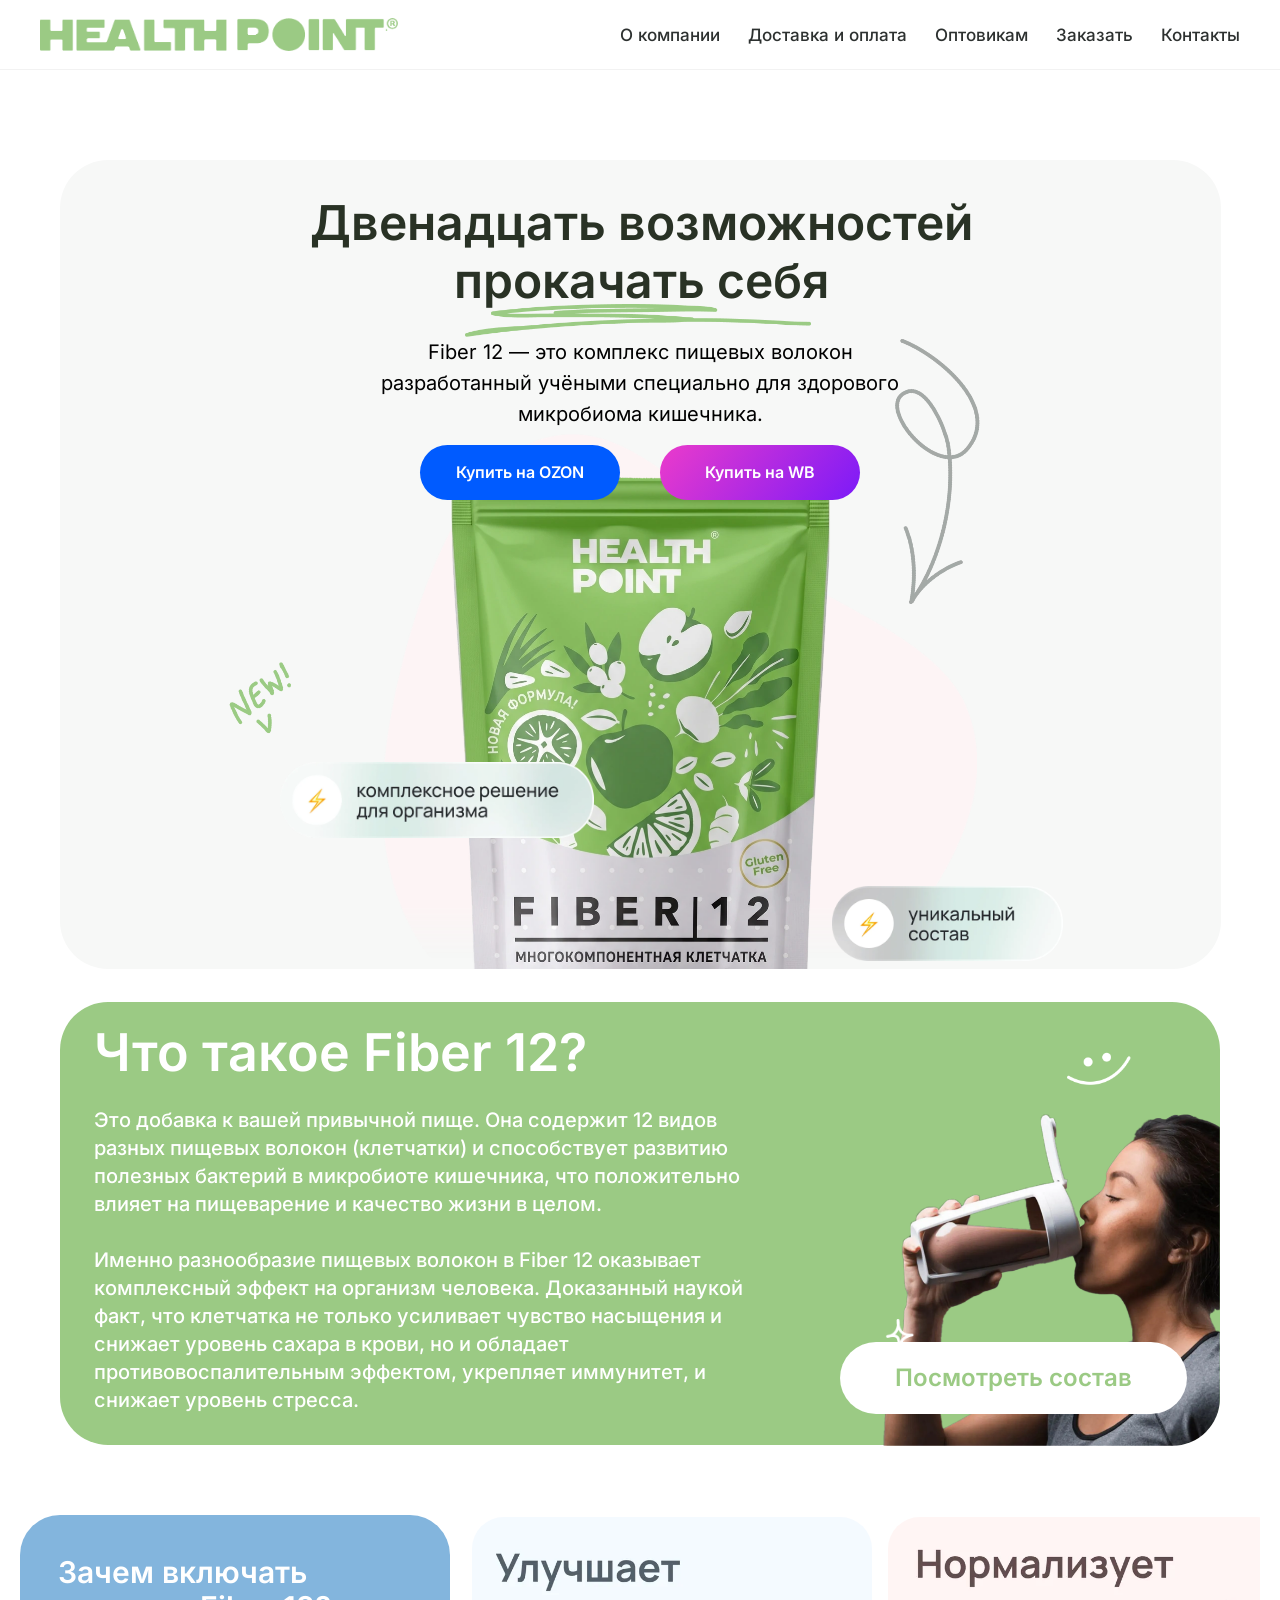
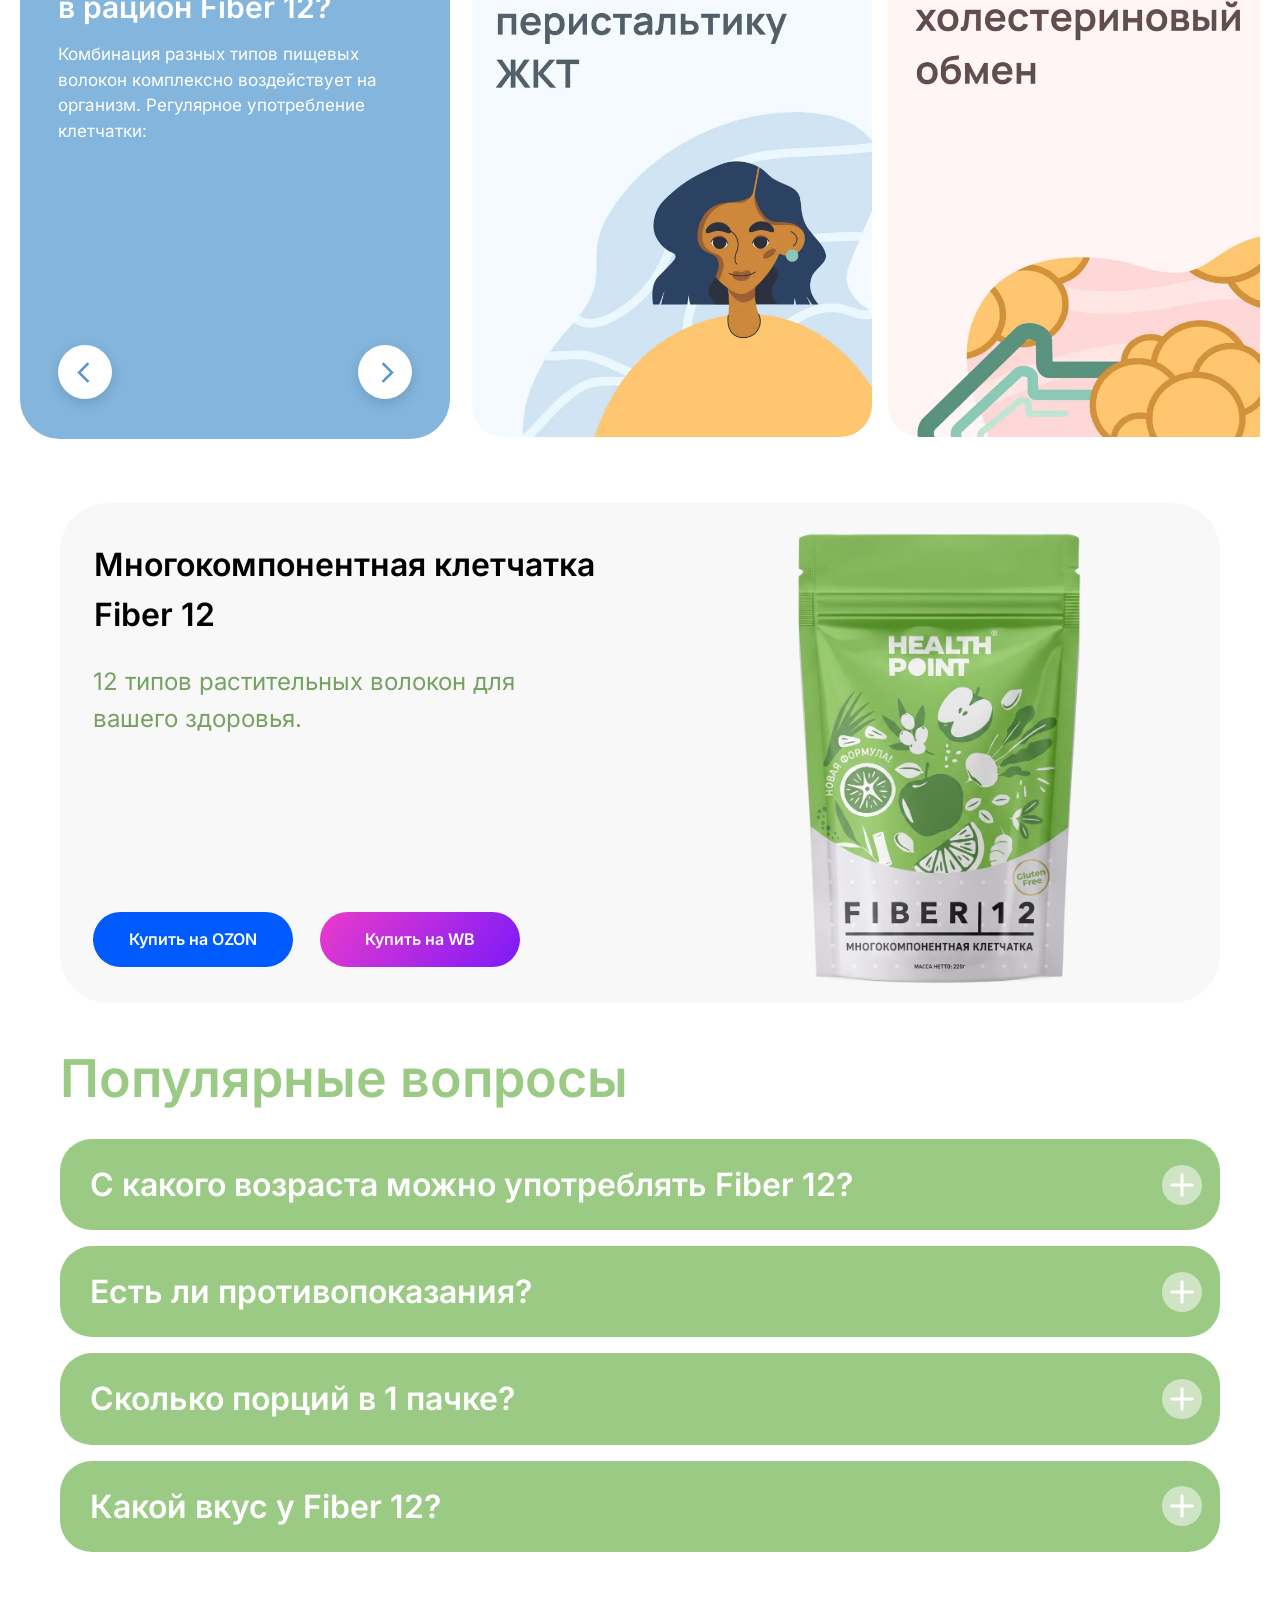
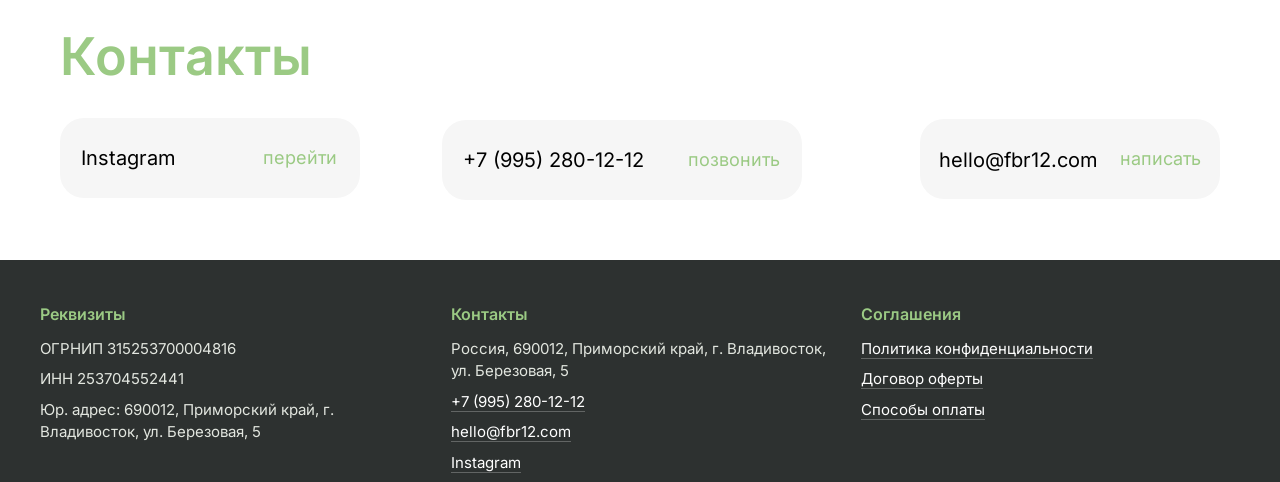
<file: index.html>
<!DOCTYPE html>
<html lang="ru"> <head> <meta charset="utf-8"/> <meta content="text/html; charset=utf-8" http-equiv="Content-Type"/> <meta content="width=device-width, initial-scale=1.0" name="viewport"/> <title>Fiber 12</title> <meta content="Многокомпонентная клетчатка" name="description"/> <meta content="https://fbr12.com" property="og:url"/> <meta content="Fiber 12" property="og:title"/> <meta content="Многокомпонентная клетчатка" property="og:description"/> <meta content="website" property="og:type"/> <meta content="tild3862-3530-4437-b839-336361313436__fiber_12.png" property="og:image"/> <link href="https://fbr12.com" rel="canonical"/> <meta content="on" http-equiv="x-dns-prefetch-control"/> <link href="/favicon.ico" rel="shortcut icon" type="image/x-icon"/><link rel="icon" type="image/png" sizes="32x32" href="/favicon-32x32.png"/><link rel="icon" type="image/png" sizes="16x16" href="/favicon-16x16.png"/><link rel="apple-touch-icon" sizes="180x180" href="/apple-touch-icon.png"/> <link as="font" crossorigin="" href="jost-600-cyr.woff2" rel="preload" type="font/woff2"/><link href="base.css" rel="stylesheet"/><link href="p-index.css" rel="stylesheet"/><link href="custom.css" rel="stylesheet"/></head> <body class="t-body" style="margin:0;"> <header class="site-header"><div class="wrap"><a aria-label="HEALTH POINT" class="brand" href="index.html"><img class="brand-logo" src="logo-healthpoint.png" alt="HEALTH POINT"/></a><nav aria-label="Menu" class="site-nav"><a href="about.html">О компании</a><a href="shipment-payment.html">Доставка и оплата</a><a href="wholesale.html">Оптовикам</a><a href="#order">Заказать</a><a href="#contacts">Контакты</a></nav><button aria-expanded="false" aria-label="menu" class="burger js-burger"><span></span><span></span><span></span></button></div></header><div class="m-hero"><h1 class="m-hero__title">Двенадцать возможностей прокачать себя</h1><p class="m-hero__sub">Fiber 12 — это комплекс пищевых волокон, разработанный учёными специально для здорового микробиома кишечника.</p><div class="m-hero__btns"><a class="m-btn m-btn--ozon" href="https://www.ozon.ru/category/superfuds-1617/health-bar-100917015/">Купить на OZON</a><a class="m-btn m-btn--wb" href="https://www.wildberries.ru/brands/1304256-health-bar">Купить на WB</a></div><div class="m-hero__pack"><img src="mobile-hero-pack.webp" alt="Fiber 12" loading="lazy"/><div class="m-hero__tiles"><div class="m-tile"><span class="m-tile__ic">⚡</span><span>комплексное решение для организма</span></div><div class="m-tile"><span class="m-tile__ic">⚡</span><span>уникальный состав</span></div></div></div></div><main class="t-records" data-hook="blocks-collection-content-node" id="allrecords"> <div class="r t-rec t-rec_pt_0" data-record-type="396" id="rec415602357" style="padding-top:0px; "> <div class="t396"> <div class="t396__artboard" data-artboard-height="900" data-artboard-height-res-320="530" data-artboard-height-res-640="870" data-artboard-recid="415602357" data-artboard-screens="320,480,640,960,1200" data-artboard-upscale="grid" data-artboard-upscale-res-320="grid" data-artboard-valign="center"> <div class="t396__carrier" data-artboard-recid="415602357"></div> <div class="t396__filter" data-artboard-recid="415602357"></div> <div class="t396__elem tn-elem tn-elem__4156023571645156475061" data-elem-id="1645156475061" data-elem-type="shape" data-field-axisx-res-320-value="center" data-field-axisx-value="left" data-field-axisy-res-320-value="bottom" data-field-axisy-value="top" data-field-container-res-320-value="window" data-field-container-value="grid" data-field-height-res-320-value="453" data-field-height-res-480-value="776" data-field-height-res-640-value="776" data-field-height-value="809" data-field-heightunits-value="px" data-field-left-res-320-value="0" data-field-left-res-480-value="10" data-field-left-res-640-value="10" data-field-left-res-960-value="170" data-field-left-value="20" data-field-leftunits-value="px" data-field-top-res-320-value="-1" data-field-top-res-480-value="94" data-field-top-res-640-value="94" data-field-top-res-960-value="134" data-field-top-value="91" data-field-topunits-value="px" data-field-width-res-320-value="90" data-field-width-res-480-value="460" data-field-width-res-640-value="620" data-field-width-res-960-value="620" data-field-width-value="1161" data-field-widthunits-res-320-value="%" data-field-widthunits-value="px"> <div class="tn-atom"> </div> </div> <div class="t396__elem tn-elem tn-elem__4156023571645166764364" data-elem-id="1645166764364" data-elem-type="image" data-field-axisx-value="left" data-field-axisy-value="top" data-field-container-value="grid" data-field-fileheight-value="577" data-field-filewidth-value="577" data-field-height-res-320-value="139" data-field-height-value="295" data-field-heightmode-value="hug" data-field-heightunits-value="px" data-field-left-res-320-value="-217" data-field-left-res-640-value="453" data-field-left-res-960-value="614" data-field-left-value="730" data-field-leftunits-value="px" data-field-top-res-320-value="-315" data-field-top-res-640-value="215" data-field-top-res-960-value="287" data-field-top-value="248" data-field-topunits-value="px" data-field-width-res-320-value="139" data-field-width-res-640-value="219" data-field-width-res-960-value="219" data-field-width-value="295" data-field-widthunits-value="px"> <div class="tn-atom"> <img alt="" class="tn-atom__img" imgfield="tn_img_1645166764364" loading="lazy" src="tild3563-3135-4135-b831-623034666339__arrow_05.webp"/> </div> </div> <div class="t396__elem tn-elem tn-elem__4156023571645166764371" data-elem-id="1645166764371" data-elem-type="image" data-field-axisx-value="left" data-field-axisy-value="top" data-field-container-value="grid" data-field-fileheight-value="62" data-field-filewidth-value="658" data-field-height-res-320-value="16" data-field-height-value="33" data-field-heightmode-value="hug" data-field-heightunits-value="px" data-field-left-res-320-value="73" data-field-left-res-480-value="83" data-field-left-res-640-value="123" data-field-left-res-960-value="323" data-field-left-value="425" data-field-leftunits-value="px" data-field-top-res-320-value="186" data-field-top-res-480-value="244" data-field-top-res-640-value="284" data-field-top-res-960-value="315" data-field-top-value="235" data-field-topunits-value="px" data-field-width-res-320-value="173" data-field-width-value="346" data-field-widthunits-value="px"> <div class="tn-atom"> <img alt="" class="tn-atom__img" imgfield="tn_img_1645166764371" loading="lazy" src="tild3663-3961-4663-b131-306336316238__group.webp"/> </div> </div> <div class="t396__elem tn-elem tn-elem__4156023571645164268845" data-animate-prx="mouse" data-animate-prx-dx="20" data-elem-id="1645164268845" data-elem-type="image" data-field-axisx-value="left" data-field-axisy-value="top" data-field-container-value="grid" data-field-fileheight-value="1765" data-field-filewidth-value="1680" data-field-height-res-320-value="290" data-field-height-value="625" data-field-heightmode-value="hug" data-field-heightunits-value="px" data-field-left-res-320-value="22" data-field-left-res-640-value="108" data-field-left-res-960-value="265" data-field-left-value="342" data-field-leftunits-value="px" data-field-top-res-320-value="274" data-field-top-res-640-value="405" data-field-top-res-960-value="446" data-field-top-value="365" data-field-topunits-value="px" data-field-width-res-320-value="276" data-field-width-res-640-value="498" data-field-width-res-960-value="500" data-field-width-value="595" data-field-widthunits-value="px"> <div class="tn-atom"> <img alt="" class="tn-atom__img" imgfield="tn_img_1645164268845" loading="lazy" src="tild6432-3334-4332-b939-623530363435__vector.webp"/> </div> </div> <div class="t396__elem tn-elem tn-elem__4156023571645164268854" data-animate-prx="mouse" data-animate-prx-dx="40" data-elem-id="1645164268854" data-elem-type="image" data-field-axisx-value="left" data-field-axisy-value="top" data-field-container-value="grid" data-field-fileheight-value="1981" data-field-filewidth-value="1412" data-field-height-res-320-value="324" data-field-height-value="701" data-field-heightmode-value="hug" data-field-heightunits-value="px" data-field-left-res-320-value="46" data-field-left-res-640-value="116" data-field-left-res-960-value="272" data-field-left-value="351" data-field-leftunits-value="px" data-field-top-res-320-value="279" data-field-top-res-640-value="413" data-field-top-res-960-value="453" data-field-top-value="387" data-field-topunits-value="px" data-field-width-res-320-value="231" data-field-width-res-640-value="418" data-field-width-res-960-value="420" data-field-width-value="500" data-field-widthunits-value="px"> <div class="tn-atom"> <img alt="" class="tn-atom__img" imgfield="tn_img_1645164268854" loading="lazy" src="tild3037-3831-4233-b431-323534303861__zip_bag_mockup-_1.webp"/> </div> </div> <div class="t396__elem tn-elem tn-elem__4156023571645166764375" data-elem-id="1645166764375" data-elem-type="image" data-field-axisx-value="left" data-field-axisy-value="top" data-field-container-value="grid" data-field-fileheight-value="122" data-field-filewidth-value="122" data-field-height-res-320-value="30" data-field-height-value="65" data-field-heightmode-value="hug" data-field-heightunits-value="px" data-field-left-res-320-value="247" data-field-left-res-640-value="61" data-field-left-res-960-value="187" data-field-left-value="190" data-field-leftunits-value="px" data-field-top-res-320-value="249" data-field-top-res-640-value="488" data-field-top-res-960-value="548" data-field-top-value="600" data-field-topunits-value="px" data-field-width-res-320-value="30" data-field-width-res-640-value="47" data-field-width-value="65" data-field-widthunits-value="px"> <div class="tn-atom"> <img alt="" class="tn-atom__img" imgfield="tn_img_1645166764375" loading="lazy" src="tild6234-6233-4365-b531-346262326366__misc_06.webp"/> </div> </div> <div class="t396__elem tn-elem tn-elem__4156023571645165495170" data-animate-prx="mouse" data-animate-prx-dx="10" data-animate-prx-dy="5" data-elem-id="1645165495170" data-elem-type="image" data-field-axisx-value="left" data-field-axisy-value="top" data-field-container-value="grid" data-field-fileheight-value="392" data-field-filewidth-value="1628" data-field-height-res-320-value="43" data-field-height-value="76" data-field-heightmode-value="hug" data-field-heightunits-value="px" data-field-left-res-320-value="7" data-field-left-res-640-value="29" data-field-left-res-960-value="250" data-field-left-value="240" data-field-leftunits-value="px" data-field-top-res-320-value="296" data-field-top-res-640-value="703" data-field-top-res-960-value="688" data-field-top-value="693" data-field-topunits-value="px" data-field-width-res-320-value="177" data-field-width-res-640-value="249" data-field-width-res-960-value="248" data-field-width-value="314" data-field-widthunits-value="px"> <div class="tn-atom"> <img alt="" class="tn-atom__img" imgfield="tn_img_1645165495170" loading="lazy" src="tild3931-3131-4134-a231-326637306333__group_49.webp"/> </div> </div> <div class="t396__elem tn-elem tn-elem__4156023571645156611784" data-elem-id="1645156611784" data-elem-type="text" data-field-axisx-value="left" data-field-axisy-value="top" data-field-container-value="grid" data-field-fontsize-res-320-value="24" data-field-fontsize-res-480-value="32" data-field-fontsize-res-960-value="40" data-field-fontsize-value="48" data-field-height-value="116" data-field-heightunits-value="px" data-field-left-res-320-value="26" data-field-left-res-480-value="-10" data-field-left-res-640-value="-26" data-field-left-res-960-value="134" data-field-left-value="221" data-field-leftunits-value="px" data-field-textfit-value="autoheight" data-field-top-res-320-value="93" data-field-top-res-480-value="125" data-field-top-res-640-value="135" data-field-top-res-960-value="181" data-field-top-value="125" data-field-topunits-value="px" data-field-width-res-320-value="269" data-field-width-res-480-value="500" data-field-width-value="761" data-field-widthunits-value="px"> <div class="tn-atom" field="tn_text_1645156611784">Двенадцать возможностей прокачать себя</div> </div> <div class="t396__elem tn-elem tn-elem__4156023571711682903380" data-elem-id="1711682903380" data-elem-type="text" data-field-axisx-value="left" data-field-axisy-value="top" data-field-container-value="grid" data-field-fontsize-value="20" data-field-height-value="93" data-field-heightunits-value="px" data-field-left-res-320-value="-111" data-field-left-value="320" data-field-leftunits-value="px" data-field-textfit-value="autoheight" data-field-top-res-320-value="-288" data-field-top-value="268" data-field-topunits-value="px" data-field-width-value="560" data-field-widthunits-value="px"> <div class="tn-atom" field="tn_text_1711682903380">Fiber 12 — это комплекс пищевых волокон разработанный учёными специально для здорового микробиома кишечника.</div> </div> <div class="t396__elem tn-elem tn-elem__4156023571711683377288" data-elem-id="1711683377288" data-elem-type="button" data-field-axisx-value="left" data-field-axisy-value="top" data-field-container-value="grid" data-field-fontsize-value="16" data-field-height-res-320-value="42" data-field-height-value="55" data-field-heightmode-res-320-value="fixed" data-field-heightunits-value="px" data-field-left-res-320-value="62" data-field-left-value="380" data-field-leftunits-value="px" data-field-top-res-320-value="466" data-field-top-value="376" data-field-topunits-value="px" data-field-width-value="200" data-field-widthunits-value="px"> <a class="tn-atom" href="https://www.ozon.ru/category/superfuds-1617/health-bar-100917015/" target="_blank"> <div class="tn-atom__button-content"> <span class="tn-atom__button-text">Купить на OZON</span> </div> <span class="tn-atom__button-border"></span> </a> </div> <div class="t396__elem tn-elem tn-elem__4156023571711683384473" data-elem-id="1711683384473" data-elem-type="button" data-field-axisx-value="left" data-field-axisy-value="top" data-field-container-value="grid" data-field-fontsize-value="16" data-field-height-res-320-value="42" data-field-height-value="55" data-field-heightmode-res-320-value="fixed" data-field-heightunits-value="px" data-field-left-res-320-value="61" data-field-left-value="620" data-field-leftunits-value="px" data-field-top-res-320-value="415" data-field-top-value="376" data-field-topunits-value="px" data-field-width-value="200" data-field-widthunits-value="px"> <a class="tn-atom" href="https://www.wildberries.ru/brands/1304256-health-bar" target="_blank"> <div class="tn-atom__button-content"> <span class="tn-atom__button-text">Купить на WB</span> </div> <span class="tn-atom__button-border"></span> </a> </div> <div class="t396__elem tn-elem tn-elem__4156023571645165491752" data-animate-prx="mouse" data-animate-prx-dx="5" data-animate-prx-dy="10" data-elem-id="1645165491752" data-elem-type="image" data-field-axisx-value="left" data-field-axisy-value="top" data-field-container-value="grid" data-field-fileheight-value="392" data-field-filewidth-value="1200" data-field-height-res-320-value="43" data-field-height-value="75" data-field-heightmode-value="hug" data-field-heightunits-value="px" data-field-left-res-320-value="180" data-field-left-res-640-value="418" data-field-left-res-960-value="577" data-field-left-value="688" data-field-leftunits-value="px" data-field-top-res-320-value="346" data-field-top-res-640-value="781" data-field-top-res-960-value="821" data-field-top-value="817" data-field-topunits-value="px" data-field-width-res-320-value="132" data-field-width-res-640-value="184" data-field-width-res-960-value="185" data-field-width-value="231" data-field-widthunits-value="px"> <div class="tn-atom"> <img alt="" class="tn-atom__img" imgfield="tn_img_1645165491752" loading="lazy" src="tild6133-3936-4730-a533-336262353862__group_24.webp"/> </div> </div> </div> </div> </div> <div class="r t-rec" data-record-type="215" id="rec462504169" style=" "> <a name="comp" style="font-size:0;"></a> </div> <div class="r t-rec t-rec_pt_30 t-rec_pb_15" data-record-type="396" id="rec415618852" style="padding-top:30px;padding-bottom:15px; "> <div class="t396"> <div class="t396__artboard" data-artboard-height="447" data-artboard-height-res-320="740" data-artboard-height-res-640="660" data-artboard-height-res-960="690" data-artboard-recid="415618852" data-artboard-screens="320,480,640,960,1200" data-artboard-upscale="grid" data-artboard-upscale-res-320="grid" data-artboard-valign="center"> <div class="t396__carrier" data-artboard-recid="415618852"></div> <div class="t396__filter" data-artboard-recid="415618852"></div> <div class="t396__elem tn-elem tn-elem__4156188521645156475061" data-elem-id="1645156475061" data-elem-type="shape" data-field-axisx-res-320-value="center" data-field-axisx-value="left" data-field-axisy-res-320-value="top" data-field-axisy-value="top" data-field-container-res-320-value="window" data-field-container-value="grid" data-field-height-res-320-value="718" data-field-height-res-640-value="653" data-field-height-res-960-value="684" data-field-height-value="443" data-field-heightunits-value="px" data-field-left-res-320-value="0" data-field-left-res-640-value="10" data-field-left-res-960-value="170" data-field-left-value="20" data-field-leftunits-value="px" data-field-top-res-320-value="12" data-field-top-res-640-value="4" data-field-top-res-960-value="4" data-field-top-value="3" data-field-topunits-value="px" data-field-width-res-320-value="90" data-field-width-res-640-value="620" data-field-width-res-960-value="620" data-field-width-value="1160" data-field-widthunits-res-320-value="%" data-field-widthunits-value="px"> <div class="tn-atom"> </div> </div> <div class="t396__elem tn-elem tn-elem__4156188521645165681113" data-elem-id="1645165681113" data-elem-type="text" data-field-axisx-value="left" data-field-axisy-value="top" data-field-container-res-320-value="window" data-field-container-value="grid" data-field-fontsize-res-320-value="26" data-field-fontsize-res-640-value="36" data-field-fontsize-res-960-value="36" data-field-fontsize-value="52" data-field-heightunits-value="" data-field-left-res-320-value="35" data-field-left-res-640-value="38" data-field-left-res-960-value="200" data-field-left-value="54" data-field-leftunits-value="px" data-field-top-res-320-value="20" data-field-top-res-640-value="71" data-field-top-res-960-value="71" data-field-top-value="14" data-field-topunits-value="px" data-field-width-res-320-value="80" data-field-width-value="560" data-field-widthunits-res-320-value="%" data-field-widthunits-value="px"> <div class="tn-atom" field="tn_text_1645165681113">Что такое Fiber 12?</div> </div> <div class="t396__elem tn-elem tn-elem__4156188521645165706013" data-elem-id="1645165706013" data-elem-type="text" data-field-axisx-res-320-value="left" data-field-axisx-value="left" data-field-axisy-value="top" data-field-container-res-320-value="window" data-field-container-value="grid" data-field-fontsize-res-320-value="14" data-field-fontsize-res-640-value="18" data-field-fontsize-res-960-value="18" data-field-fontsize-value="20" data-field-heightunits-value="" data-field-left-res-320-value="35" data-field-left-res-640-value="38" data-field-left-res-960-value="200" data-field-left-value="54" data-field-leftunits-value="px" data-field-top-res-320-value="72" data-field-top-res-640-value="151" data-field-top-res-960-value="151" data-field-top-value="107" data-field-topunits-value="px" data-field-width-res-320-value="80" data-field-width-res-640-value="567" data-field-width-res-960-value="505" data-field-width-value="698" data-field-widthunits-res-320-value="%" data-field-widthunits-value="px"> <div class="tn-atom" field="tn_text_1645165706013">Это добавка к вашей привычной пище. Она содержит 12 видов разных пищевых волокон (клетчатки) и способствует развитию полезных бактерий в микробиоте кишечника, что положительно влияет на пищеварение и качество жизни в целом.<br/><br/>Именно разнообразие пищевых волокон в Fiber 12 оказывает комплексный эффект на организм человека. Доказанный наукой факт, что клетчатка не только усиливает чувство насыщения и снижает уровень сахара в крови, но и обладает противовоспалительным эффектом, укрепляет иммунитет, и снижает уровень стресса. </div> </div> <div class="t396__elem tn-elem tn-elem__4156188521645182949165" data-elem-id="1645182949165" data-elem-type="image" data-field-axisx-res-320-value="right" data-field-axisx-value="left" data-field-axisy-res-320-value="bottom" data-field-axisy-value="top" data-field-container-res-320-value="window" data-field-container-value="grid" data-field-fileheight-value="1682" data-field-filewidth-value="1680" data-field-heightunits-value="" data-field-left-res-320-value="-18" data-field-left-res-640-value="380" data-field-left-res-960-value="540" data-field-left-value="800" data-field-leftunits-value="px" data-field-top-res-320-value="-10" data-field-top-res-640-value="407" data-field-top-res-960-value="438" data-field-top-value="66" data-field-topunits-value="px" data-field-width-res-320-value="63" data-field-width-res-640-value="250" data-field-width-res-960-value="250" data-field-width-value="380" data-field-widthunits-res-320-value="%" data-field-widthunits-value="px"> <div class="tn-atom"> <img alt="" class="tn-atom__img" imgfield="tn_img_1645182949165" loading="lazy" src="tild6462-3364-4162-a539-616139373739__image_3.webp"/> </div> </div> <div class="t396__elem tn-elem tn-elem__4156188521645183054133" data-elem-id="1645183054133" data-elem-type="image" data-field-axisx-value="left" data-field-axisy-value="top" data-field-container-value="grid" data-field-fileheight-value="400" data-field-filewidth-value="400" data-field-heightunits-value="" data-field-left-res-320-value="192" data-field-left-res-640-value="550" data-field-left-res-960-value="268" data-field-left-value="1027" data-field-leftunits-value="px" data-field-top-res-320-value="503" data-field-top-res-640-value="15" data-field-top-res-960-value="494" data-field-top-value="38" data-field-topunits-value="px" data-field-width-res-320-value="46" data-field-width-value="64" data-field-widthunits-value="px"> <div class="tn-atom"> <img alt="" class="tn-atom__img" imgfield="tn_img_1645183054133" loading="lazy" src="tild3032-3965-4661-b135-656131376334__misc_04.webp"/> </div> </div> <div class="t396__elem tn-elem tn-elem__4156188521645183097681" data-elem-id="1645183097681" data-elem-type="image" data-field-axisx-value="left" data-field-axisy-value="top" data-field-container-value="grid" data-field-fileheight-value="280" data-field-filewidth-value="280" data-field-heightunits-value="" data-field-left-res-320-value="86" data-field-left-res-640-value="430" data-field-left-res-960-value="550" data-field-left-value="879" data-field-leftunits-value="px" data-field-top-res-320-value="515" data-field-top-res-640-value="580" data-field-top-res-960-value="500" data-field-top-value="353" data-field-topunits-value="px" data-field-width-res-320-value="31" data-field-width-value="42" data-field-widthunits-value="px"> <div class="tn-atom"> <img alt="" class="tn-atom__img" imgfield="tn_img_1645183097681" loading="lazy" src="tild3766-3562-4335-a165-376163393662__misc_01.webp"/> </div> </div> <div class="t396__elem tn-elem tn-elem__4156188521645248146067" data-elem-id="1645248146067" data-elem-type="image" data-field-axisx-value="left" data-field-axisy-value="top" data-field-container-value="grid" data-field-fileheight-value="280" data-field-filewidth-value="280" data-field-heightunits-value="" data-field-left-res-320-value="108" data-field-left-res-640-value="460" data-field-left-res-960-value="490" data-field-left-value="845" data-field-leftunits-value="px" data-field-top-res-320-value="592" data-field-top-res-640-value="440" data-field-top-res-960-value="560" data-field-top-value="320" data-field-topunits-value="px" data-field-width-res-320-value="22" data-field-width-value="30" data-field-widthunits-value="px"> <div class="tn-atom"> <img alt="" class="tn-atom__img" imgfield="tn_img_1645248146067" loading="lazy" src="tild3766-3562-4335-a165-376163393662__misc_01.webp"/> </div> </div> <div class="t396__elem tn-elem tn-elem__4156188521646299987874" data-elem-id="1646299987874" data-elem-type="button" data-field-axisx-res-320-value="center" data-field-axisx-value="left" data-field-axisy-value="top" data-field-container-res-320-value="window" data-field-container-value="grid" data-field-fontsize-res-320-value="20" data-field-fontsize-res-640-value="22" data-field-fontsize-res-960-value="22" data-field-fontsize-value="24" data-field-height-res-320-value="58" data-field-height-res-640-value="60" data-field-height-res-960-value="60" data-field-height-value="72" data-field-heightunits-value="" data-field-left-res-320-value="0" data-field-left-res-640-value="40" data-field-left-res-960-value="200" data-field-left-value="800" data-field-leftunits-value="px" data-field-top-res-320-value="657" data-field-top-res-640-value="567" data-field-top-res-960-value="596" data-field-top-value="343" data-field-topunits-value="px" data-field-width-res-320-value="262" data-field-width-res-640-value="300" data-field-width-res-960-value="300" data-field-width-value="347" data-field-widthunits-value=""> <a class="tn-atom" href="#contopen"> <div class="tn-atom__button-content"> <span class="tn-atom__button-text">Посмотреть состав</span> </div> <span class="tn-atom__button-border"></span> </a> </div> </div> </div> </div> <div class="m-chto"><h2 class="m-chto__h">Что такое Fiber 12?</h2><p>Это добавка к вашей привычной пище. Она содержит 12 видов разных пищевых волокон (клетчатки) и способствует развитию полезных бактерий в микробиоте кишечника, что положительно влияет на пищеварение и качество жизни в целом.</p><p>Именно разнообразие пищевых волокон в Fiber 12 оказывает комплексный эффект на организм человека. Доказанный наукой факт, что клетчатка не только усиливает чувство насыщения и снижает уровень сахара в крови, но и обладает противовоспалительным эффектом, укрепляет иммунитет, и снижает уровень стресса.</p><img class="m-chto__img" src="tild6462-3364-4162-a539-616139373739__image_3.webp" alt="" loading="lazy"/><a class="m-chto__btn js-sostav" href="#contopen">Посмотреть состав</a></div><div class="r t-rec" data-animationappear="off" data-record-type="131" id="rec415764730" style=" "> <div class="t123"> <div class="t-container_100"> <div class="t-width t-width_100"> </div> </div> </div> </div> <div class="r t-rec t-rec_pt_15 t-rec_pb_15" data-animationappear="off" data-record-type="396" id="rec415753826" style="padding-top:15px;padding-bottom:15px; "> <div class="t396"> <div class="t396__artboard" data-artboard-height="666" data-artboard-height-res-320="870" data-artboard-height-res-640="600" data-artboard-height-res-960="610" data-artboard-ovrflw="visible" data-artboard-recid="415753826" data-artboard-screens="320,480,640,960,1200" data-artboard-upscale="grid" data-artboard-valign="center"> <div class="t396__carrier" data-artboard-recid="415753826"></div> <div class="t396__filter" data-artboard-recid="415753826"></div> <div class="t396__elem tn-elem tn-elem__4157538261645183201002" data-elem-id="1645183201002" data-elem-type="shape" data-field-axisx-value="left" data-field-axisy-res-320-value="center" data-field-axisy-value="top" data-field-container-res-320-value="window" data-field-container-value="grid" data-field-height-res-320-value="761" data-field-height-res-640-value="597" data-field-height-res-960-value="609" data-field-height-value="666" data-field-heightunits-value="px" data-field-left-res-320-value="16" data-field-left-res-640-value="10" data-field-left-res-960-value="170" data-field-left-value="20" data-field-leftunits-value="px" data-field-top-res-320-value="-2" data-field-top-res-640-value="2" data-field-top-res-960-value="2" data-field-top-value="0" data-field-topunits-value="px" data-field-width-res-320-value="90" data-field-width-res-640-value="620" data-field-width-res-960-value="620" data-field-width-value="1160" data-field-widthunits-res-320-value="%" data-field-widthunits-value="px"> <div class="tn-atom"> </div> </div> <div class="t396__elem tn-elem tn-elem__4157538261645183269323" data-elem-id="1645183269323" data-elem-type="text" data-field-axisx-value="left" data-field-axisy-value="top" data-field-container-res-320-value="window" data-field-container-value="grid" data-field-fontsize-res-320-value="14" data-field-fontsize-value="24" data-field-heightunits-value="" data-field-left-res-320-value="26" data-field-left-res-640-value="44" data-field-left-res-960-value="206" data-field-left-value="79" data-field-leftunits-value="px" data-field-top-res-320-value="24" data-field-top-res-640-value="19" data-field-top-res-960-value="25" data-field-top-value="43" data-field-topunits-value="px" data-field-width-value="114" data-field-widthunits-value="px"> <div class="tn-atom" field="tn_text_1645183269323">Cостав:</div> </div> <div class="t396__elem tn-elem tn-elem__4157538261645183555637" data-elem-id="1645183555637" data-elem-type="shape" data-field-axisx-value="left" data-field-axisy-value="top" data-field-container-res-320-value="window" data-field-container-value="grid" data-field-height-res-320-value="45" data-field-height-res-640-value="48" data-field-height-res-960-value="48" data-field-height-value="64" data-field-heightunits-value="px" data-field-left-res-320-value="25" data-field-left-res-640-value="291" data-field-left-res-960-value="454" data-field-left-value="621" data-field-leftunits-value="px" data-field-top-res-320-value="143" data-field-top-res-640-value="78" data-field-top-res-960-value="87" data-field-top-value="546" data-field-topunits-value="px" data-field-width-res-320-value="218" data-field-width-res-640-value="261" data-field-width-res-960-value="262" data-field-width-value="308" data-field-widthunits-value="px"> <div class="tn-atom"> </div> </div> <div class="t396__elem tn-elem tn-elem__4157538261645183446654" data-elem-id="1645183446654" data-elem-type="image" data-field-axisx-value="left" data-field-axisy-value="top" data-field-container-res-320-value="window" data-field-container-value="grid" data-field-fileheight-value="256" data-field-filewidth-value="256" data-field-heightunits-value="" data-field-left-res-320-value="25" data-field-left-res-640-value="291" data-field-left-res-960-value="454" data-field-left-value="621" data-field-leftunits-value="px" data-field-top-res-320-value="143" data-field-top-res-640-value="78" data-field-top-res-960-value="87" data-field-top-value="546" data-field-topunits-value="px" data-field-width-res-320-value="45" data-field-width-res-640-value="48" data-field-width-res-960-value="48" data-field-width-value="64" data-field-widthunits-value="px"> <div class="tn-atom"> <img alt="" class="tn-atom__img" imgfield="tn_img_1645183446654" loading="lazy" src="tild3838-3631-4565-b731-653236393236__group_69-3.webp"/> </div> </div> <div class="t396__elem tn-elem tn-elem__4157538261645183829788" data-elem-id="1645183829788" data-elem-type="text" data-field-axisx-value="left" data-field-axisy-value="top" data-field-container-res-320-value="window" data-field-container-value="grid" data-field-fontsize-res-320-value="14" data-field-fontsize-res-960-value="18" data-field-fontsize-value="20" data-field-heightunits-value="" data-field-left-res-320-value="77" data-field-left-res-640-value="351" data-field-left-res-960-value="514" data-field-left-value="701" data-field-leftunits-value="px" data-field-top-res-320-value="155" data-field-top-res-640-value="86" data-field-top-res-960-value="96" data-field-top-value="563" data-field-topunits-value="px" data-field-width-res-320-value="148" data-field-width-res-960-value="189" data-field-width-value="209" data-field-widthunits-value="px"> <div class="tn-atom" field="tn_text_1645183829788">яблочная клетчатка</div> </div> <div class="t396__elem tn-elem tn-elem__4157538261655259347315" data-elem-id="1655259347315" data-elem-type="tooltip" data-field-axisx-value="left" data-field-axisy-value="top" data-field-container-res-320-value="window" data-field-container-value="grid" data-field-fontsize-value="14" data-field-height-value="64" data-field-heightunits-value="" data-field-left-res-320-value="25" data-field-left-res-640-value="291" data-field-left-res-960-value="454" data-field-left-value="621" data-field-leftunits-value="px" data-field-tipposition-value="right" data-field-top-res-320-value="143" data-field-top-res-640-value="78" data-field-top-res-960-value="87" data-field-top-value="546" data-field-topunits-value="px" data-field-width-res-320-value="45" data-field-width-res-960-value="48" data-field-width-value="64" data-field-widthunits-value="px"> <div class="tn-atom tn-atom__pin"> <div class="tn-atom__tip"> <div class="tn-atom__tip-text">Богата пектином и органическими кислотами (яблочная, лимонная); помогает выводить холестерин и поддерживает кислотно-щелочной баланс. </div> </div> </div> </div> <div class="t396__elem tn-elem tn-elem__4157538261645183558554" data-elem-id="1645183558554" data-elem-type="shape" data-field-axisx-value="left" data-field-axisy-value="top" data-field-container-res-320-value="window" data-field-container-value="grid" data-field-height-res-320-value="45" data-field-height-res-640-value="48" data-field-height-res-960-value="48" data-field-height-value="64" data-field-heightunits-value="px" data-field-left-res-320-value="26" data-field-left-res-640-value="345" data-field-left-res-960-value="509" data-field-left-value="621" data-field-leftunits-value="px" data-field-top-res-320-value="632" data-field-top-res-640-value="222" data-field-top-res-960-value="453" data-field-top-value="106" data-field-topunits-value="px" data-field-width-res-320-value="202" data-field-width-res-640-value="254" data-field-width-res-960-value="241" data-field-width-value="286" data-field-widthunits-value="px"> <div class="tn-atom"> </div> </div> <div class="t396__elem tn-elem tn-elem__4157538261645183446662" data-elem-id="1645183446662" data-elem-type="image" data-field-axisx-value="left" data-field-axisy-value="top" data-field-container-res-320-value="window" data-field-container-value="grid" data-field-fileheight-value="256" data-field-filewidth-value="256" data-field-heightunits-value="" data-field-left-res-320-value="26" data-field-left-res-640-value="345" data-field-left-res-960-value="509" data-field-left-value="621" data-field-leftunits-value="px" data-field-top-res-320-value="632" data-field-top-res-640-value="222" data-field-top-res-960-value="453" data-field-top-value="106" data-field-topunits-value="px" data-field-width-res-320-value="45" data-field-width-res-640-value="48" data-field-width-res-960-value="48" data-field-width-value="64" data-field-widthunits-value="px"> <div class="tn-atom"> <img alt="" class="tn-atom__img" imgfield="tn_img_1645183446662" loading="lazy" src="tild3530-3465-4638-b436-373264366233__group_69-5.webp"/> </div> </div> <div class="t396__elem tn-elem tn-elem__4157538261645183862119" data-elem-id="1645183862119" data-elem-type="text" data-field-axisx-value="left" data-field-axisy-value="top" data-field-container-res-320-value="window" data-field-container-value="grid" data-field-fontsize-res-320-value="14" data-field-fontsize-res-960-value="18" data-field-fontsize-value="20" data-field-heightunits-value="" data-field-left-res-320-value="78" data-field-left-res-640-value="405" data-field-left-res-960-value="569" data-field-left-value="701" data-field-leftunits-value="px" data-field-top-res-320-value="644" data-field-top-res-640-value="229" data-field-top-res-960-value="462" data-field-top-value="123" data-field-topunits-value="px" data-field-width-res-320-value="133" data-field-width-res-960-value="174" data-field-width-value="189" data-field-widthunits-value="px"> <div class="tn-atom" field="tn_text_1645183862119">цитрусовый пектин</div> </div> <div class="t396__elem tn-elem tn-elem__4157538261655259352498" data-elem-id="1655259352498" data-elem-type="tooltip" data-field-axisx-value="left" data-field-axisy-value="top" data-field-container-res-320-value="window" data-field-container-value="grid" data-field-fontsize-value="14" data-field-height-value="64" data-field-heightunits-value="" data-field-left-res-320-value="26" data-field-left-res-640-value="345" data-field-left-res-960-value="509" data-field-left-value="621" data-field-leftunits-value="px" data-field-tipposition-value="right" data-field-top-res-320-value="632" data-field-top-res-640-value="222" data-field-top-res-960-value="453" data-field-top-value="106" data-field-topunits-value="px" data-field-width-res-320-value="45" data-field-width-res-960-value="48" data-field-width-value="64" data-field-widthunits-value="px"> <div class="tn-atom tn-atom__pin"> <div class="tn-atom__tip"> <div class="tn-atom__tip-text">Уменьшает всасывание жира и снижает уровень холестерина в крови. Замедляет всасывание сахара, снижая риск сахарного диабета. </div> </div> </div> </div> <div class="t396__elem tn-elem tn-elem__4157538261645183544456" data-elem-id="1645183544456" data-elem-type="shape" data-field-axisx-value="left" data-field-axisy-value="top" data-field-container-res-320-value="window" data-field-container-value="grid" data-field-height-res-320-value="45" data-field-height-res-640-value="48" data-field-height-res-960-value="48" data-field-height-value="64" data-field-heightunits-value="px" data-field-left-res-320-value="26" data-field-left-res-480-value="44" data-field-left-res-640-value="44" data-field-left-res-960-value="207" data-field-left-value="80" data-field-leftunits-value="px" data-field-top-res-320-value="204" data-field-top-res-480-value="150" data-field-top-res-640-value="150" data-field-top-res-960-value="160" data-field-top-value="194" data-field-topunits-value="px" data-field-width-res-320-value="275" data-field-width-res-640-value="348" data-field-width-res-960-value="345" data-field-width-value="400" data-field-widthunits-value="px"> <div class="tn-atom"> </div> </div> <div class="t396__elem tn-elem tn-elem__4157538261645183446650" data-elem-id="1645183446650" data-elem-type="image" data-field-axisx-value="left" data-field-axisy-value="top" data-field-container-res-320-value="window" data-field-container-value="grid" data-field-fileheight-value="256" data-field-filewidth-value="256" data-field-heightunits-value="" data-field-left-res-320-value="26" data-field-left-res-480-value="44" data-field-left-res-640-value="44" data-field-left-res-960-value="207" data-field-left-value="80" data-field-leftunits-value="px" data-field-top-res-320-value="204" data-field-top-res-480-value="150" data-field-top-res-640-value="150" data-field-top-res-960-value="160" data-field-top-value="194" data-field-topunits-value="px" data-field-width-res-320-value="45" data-field-width-res-640-value="48" data-field-width-res-960-value="48" data-field-width-value="64" data-field-widthunits-value="px"> <div class="tn-atom"> <img alt="" class="tn-atom__img" imgfield="tn_img_1645183446650" loading="lazy" src="tild6666-6531-4561-b436-353063353836__group_69-2.webp"/> </div> </div> <div class="t396__elem tn-elem tn-elem__4157538261645183884185" data-elem-id="1645183884185" data-elem-type="text" data-field-axisx-value="left" data-field-axisy-value="top" data-field-container-res-320-value="window" data-field-container-value="grid" data-field-fontsize-res-320-value="14" data-field-fontsize-res-960-value="18" data-field-fontsize-value="20" data-field-heightunits-value="" data-field-left-res-320-value="77" data-field-left-res-480-value="104" data-field-left-res-640-value="104" data-field-left-res-960-value="267" data-field-left-value="160" data-field-leftunits-value="px" data-field-top-res-320-value="216" data-field-top-res-480-value="160" data-field-top-res-640-value="160" data-field-top-res-960-value="169" data-field-top-value="211" data-field-topunits-value="px" data-field-width-res-320-value="219" data-field-width-res-960-value="272" data-field-width-value="303" data-field-widthunits-value="px"> <div class="tn-atom" field="tn_text_1645183884185">клетчатка конопляных семян</div> </div> <div class="t396__elem tn-elem tn-elem__4157538261655259353949" data-elem-id="1655259353949" data-elem-type="tooltip" data-field-axisx-value="left" data-field-axisy-value="top" data-field-container-res-320-value="window" data-field-container-value="grid" data-field-fontsize-value="14" data-field-height-value="64" data-field-heightunits-value="" data-field-left-res-320-value="26" data-field-left-res-480-value="44" data-field-left-res-640-value="44" data-field-left-res-960-value="207" data-field-left-value="80" data-field-leftunits-value="px" data-field-tipposition-value="right" data-field-top-res-320-value="204" data-field-top-res-480-value="150" data-field-top-res-640-value="150" data-field-top-res-960-value="160" data-field-top-value="194" data-field-topunits-value="px" data-field-width-res-320-value="45" data-field-width-res-960-value="48" data-field-width-value="64" data-field-widthunits-value="px"> <div class="tn-atom tn-atom__pin"> <div class="tn-atom__tip"> <div class="tn-atom__tip-text">Содержит хлорофилл, а также магний, медь и железо в высокой концентрации — важны для профилактики анемии. </div> </div> </div> </div> <div class="t396__elem tn-elem tn-elem__4157538261645183559588" data-elem-id="1645183559588" data-elem-type="shape" data-field-axisx-value="left" data-field-axisy-value="top" data-field-container-res-320-value="window" data-field-container-value="grid" data-field-height-res-320-value="45" data-field-height-res-640-value="48" data-field-height-res-960-value="48" data-field-height-value="64" data-field-heightunits-value="px" data-field-left-res-320-value="26" data-field-left-res-640-value="44" data-field-left-res-960-value="209" data-field-left-value="621" data-field-leftunits-value="px" data-field-top-res-320-value="754" data-field-top-res-640-value="446" data-field-top-res-960-value="525" data-field-top-value="194" data-field-topunits-value="px" data-field-width-res-320-value="275" data-field-width-res-640-value="354" data-field-width-res-960-value="351" data-field-width-value="407" data-field-widthunits-value="px"> <div class="tn-atom"> </div> </div> <div class="t396__elem tn-elem tn-elem__4157538261645183446678" data-elem-id="1645183446678" data-elem-type="image" data-field-axisx-value="left" data-field-axisy-value="top" data-field-container-res-320-value="window" data-field-container-value="grid" data-field-fileheight-value="256" data-field-filewidth-value="256" data-field-heightunits-value="" data-field-left-res-320-value="26" data-field-left-res-640-value="44" data-field-left-res-960-value="209" data-field-left-value="621" data-field-leftunits-value="px" data-field-top-res-320-value="754" data-field-top-res-640-value="446" data-field-top-res-960-value="525" data-field-top-value="194" data-field-topunits-value="px" data-field-width-res-320-value="45" data-field-width-res-640-value="48" data-field-width-res-960-value="48" data-field-width-value="64" data-field-widthunits-value="px"> <div class="tn-atom"> <img alt="" class="tn-atom__img" imgfield="tn_img_1645183446678" loading="lazy" src="tild6636-3137-4264-a136-313365323937__group_69-1.webp"/> </div> </div> <div class="t396__elem tn-elem tn-elem__4157538261645183917289" data-elem-id="1645183917289" data-elem-type="text" data-field-axisx-value="left" data-field-axisy-value="top" data-field-container-res-320-value="window" data-field-container-value="grid" data-field-fontsize-res-320-value="14" data-field-fontsize-res-960-value="18" data-field-fontsize-value="20" data-field-heightunits-value="" data-field-left-res-320-value="78" data-field-left-res-640-value="104" data-field-left-res-960-value="269" data-field-left-value="701" data-field-leftunits-value="px" data-field-top-res-320-value="766" data-field-top-res-640-value="454" data-field-top-res-960-value="534" data-field-top-value="211" data-field-topunits-value="px" data-field-width-res-320-value="215" data-field-width-res-960-value="277" data-field-width-value="313" data-field-widthunits-value="px"> <div class="tn-atom" field="tn_text_1645183917289">псиллиум (клетчатка подорожника)</div> </div> <div class="t396__elem tn-elem tn-elem__4157538261655259356033" data-elem-id="1655259356033" data-elem-type="tooltip" data-field-axisx-value="left" data-field-axisy-value="top" data-field-container-res-320-value="window" data-field-container-value="grid" data-field-fontsize-value="14" data-field-height-value="64" data-field-heightunits-value="" data-field-left-res-320-value="26" data-field-left-res-640-value="44" data-field-left-res-960-value="209" data-field-left-value="621" data-field-leftunits-value="px" data-field-tipposition-value="right" data-field-top-res-320-value="754" data-field-top-res-640-value="446" data-field-top-res-960-value="525" data-field-top-value="194" data-field-topunits-value="px" data-field-width-res-320-value="45" data-field-width-res-960-value="48" data-field-width-value="64" data-field-widthunits-value="px"> <div class="tn-atom tn-atom__pin"> <div class="tn-atom__tip"> <div class="tn-atom__tip-text">Растворимое волокно образует гель: мягко нормализует работу кишечника, продлевает чувство сытости и снижает уровень холестерина.</div> </div> </div> </div> <div class="t396__elem tn-elem tn-elem__4157538261645183562990" data-elem-id="1645183562990" data-elem-type="shape" data-field-axisx-value="left" data-field-axisy-value="top" data-field-container-res-320-value="window" data-field-container-value="grid" data-field-height-res-320-value="45" data-field-height-res-640-value="48" data-field-height-res-960-value="48" data-field-height-value="64" data-field-heightunits-value="px" data-field-left-res-320-value="26" data-field-left-res-640-value="44" data-field-left-res-960-value="486" data-field-left-value="621" data-field-leftunits-value="px" data-field-top-res-320-value="265" data-field-top-res-640-value="518" data-field-top-res-960-value="232" data-field-top-value="458" data-field-topunits-value="px" data-field-width-res-320-value="208" data-field-width-res-640-value="256" data-field-width-res-960-value="256" data-field-width-value="294" data-field-widthunits-value="px"> <div class="tn-atom"> </div> </div> <div class="t396__elem tn-elem tn-elem__4157538261645183446646" data-elem-id="1645183446646" data-elem-type="image" data-field-axisx-value="left" data-field-axisy-value="top" data-field-container-res-320-value="window" data-field-container-value="grid" data-field-fileheight-value="256" data-field-filewidth-value="256" data-field-heightunits-value="" data-field-left-res-320-value="26" data-field-left-res-640-value="44" data-field-left-res-960-value="486" data-field-left-value="621" data-field-leftunits-value="px" data-field-top-res-320-value="265" data-field-top-res-640-value="518" data-field-top-res-960-value="232" data-field-top-value="458" data-field-topunits-value="px" data-field-width-res-320-value="45" data-field-width-res-640-value="48" data-field-width-res-960-value="48" data-field-width-value="64" data-field-widthunits-value="px"> <div class="tn-atom"> <img alt="" class="tn-atom__img" imgfield="tn_img_1645183446646" loading="lazy" src="tild3234-3839-4630-a131-666664393864__group_69-11.webp"/> </div> </div> <div class="t396__elem tn-elem tn-elem__4157538261645183970893" data-elem-id="1645183970893" data-elem-type="text" data-field-axisx-value="left" data-field-axisy-value="top" data-field-container-res-320-value="window" data-field-container-value="grid" data-field-fontsize-res-320-value="14" data-field-fontsize-res-960-value="18" data-field-fontsize-value="20" data-field-heightunits-value="" data-field-left-res-320-value="78" data-field-left-res-640-value="104" data-field-left-res-960-value="546" data-field-left-value="701" data-field-leftunits-value="px" data-field-top-res-320-value="277" data-field-top-res-640-value="525" data-field-top-res-960-value="242" data-field-top-value="475" data-field-topunits-value="px" data-field-width-res-320-value="152" data-field-width-res-960-value="180" data-field-width-value="202" data-field-widthunits-value="px"> <div class="tn-atom" field="tn_text_1645183970893">инулин из цикория</div> </div> <div class="t396__elem tn-elem tn-elem__4157538261655259359499" data-elem-id="1655259359499" data-elem-type="tooltip" data-field-axisx-value="left" data-field-axisy-value="top" data-field-container-res-320-value="window" data-field-container-value="grid" data-field-fontsize-value="14" data-field-height-value="64" data-field-heightunits-value="" data-field-left-res-320-value="26" data-field-left-res-640-value="44" data-field-left-res-960-value="486" data-field-left-value="621" data-field-leftunits-value="px" data-field-tipposition-value="right" data-field-top-res-320-value="265" data-field-top-res-640-value="518" data-field-top-res-960-value="232" data-field-top-value="458" data-field-topunits-value="px" data-field-width-res-320-value="45" data-field-width-res-960-value="48" data-field-width-value="64" data-field-widthunits-value="px"> <div class="tn-atom tn-atom__pin"> <div class="tn-atom__tip"> <div class="tn-atom__tip-text">Природный пребиотик — питает полезную микрофлору кишечника, улучшает усвоение кальция и мягко регулирует уровень сахара. </div> </div> </div> </div> <div class="t396__elem tn-elem tn-elem__4157538261645183563589" data-elem-id="1645183563589" data-elem-type="shape" data-field-axisx-value="left" data-field-axisy-value="top" data-field-container-res-320-value="window" data-field-container-value="grid" data-field-height-res-320-value="45" data-field-height-res-640-value="48" data-field-height-res-960-value="48" data-field-height-value="64" data-field-heightunits-value="px" data-field-left-res-320-value="27" data-field-left-res-640-value="283" data-field-left-res-960-value="448" data-field-left-value="622" data-field-leftunits-value="px" data-field-top-res-320-value="693" data-field-top-res-640-value="366" data-field-top-res-960-value="376" data-field-top-value="282" data-field-topunits-value="px" data-field-width-res-320-value="220" data-field-width-res-640-value="273" data-field-width-res-960-value="273" data-field-width-value="319" data-field-widthunits-value="px"> <div class="tn-atom"> </div> </div> <div class="t396__elem tn-elem tn-elem__4157538261645183446642" data-elem-id="1645183446642" data-elem-type="image" data-field-axisx-value="left" data-field-axisy-value="top" data-field-container-res-320-value="window" data-field-container-value="grid" data-field-fileheight-value="256" data-field-filewidth-value="256" data-field-heightunits-value="" data-field-left-res-320-value="26" data-field-left-res-640-value="282" data-field-left-res-960-value="447" data-field-left-value="621" data-field-leftunits-value="px" data-field-top-res-320-value="693" data-field-top-res-640-value="366" data-field-top-res-960-value="376" data-field-top-value="282" data-field-topunits-value="px" data-field-width-res-320-value="45" data-field-width-res-640-value="48" data-field-width-res-960-value="48" data-field-width-value="64" data-field-widthunits-value="px"> <div class="tn-atom"> <img alt="" class="tn-atom__img" imgfield="tn_img_1645183446642" loading="lazy" src="tild6264-3661-4736-b131-323265316234__group_69-10.webp"/> </div> </div> <div class="t396__elem tn-elem tn-elem__4157538261645183987843" data-elem-id="1645183987843" data-elem-type="text" data-field-axisx-value="left" data-field-axisy-value="top" data-field-container-res-320-value="window" data-field-container-value="grid" data-field-fontsize-res-320-value="14" data-field-fontsize-res-960-value="18" data-field-fontsize-value="20" data-field-heightunits-value="" data-field-left-res-320-value="78" data-field-left-res-640-value="342" data-field-left-res-960-value="507" data-field-left-value="701" data-field-leftunits-value="px" data-field-top-res-320-value="704" data-field-top-res-640-value="373" data-field-top-res-960-value="386" data-field-top-value="299" data-field-topunits-value="px" data-field-width-res-320-value="165" data-field-width-res-960-value="204" data-field-width-value="232" data-field-widthunits-value="px"> <div class="tn-atom" field="tn_text_1645183987843">клетчатка амаранта</div> </div> <div class="t396__elem tn-elem tn-elem__4157538261655259361017" data-elem-id="1655259361017" data-elem-type="tooltip" data-field-axisx-value="left" data-field-axisy-value="top" data-field-container-res-320-value="window" data-field-container-value="grid" data-field-fontsize-value="14" data-field-height-value="64" data-field-heightunits-value="" data-field-left-res-320-value="26" data-field-left-res-640-value="282" data-field-left-res-960-value="447" data-field-left-value="621" data-field-leftunits-value="px" data-field-tipposition-value="right" data-field-top-res-320-value="693" data-field-top-res-640-value="366" data-field-top-res-960-value="376" data-field-top-value="282" data-field-topunits-value="px" data-field-width-res-320-value="45" data-field-width-res-960-value="48" data-field-width-value="64" data-field-widthunits-value="px"> <div class="tn-atom tn-atom__pin"> <div class="tn-atom__tip"> <div class="tn-atom__tip-text">Содержит сквален и лизин; поддерживает обмен веществ и нормальный уровень холестерина. </div> </div> </div> </div> <div class="t396__elem tn-elem tn-elem__4157538261645183548703" data-elem-id="1645183548703" data-elem-type="shape" data-field-axisx-value="left" data-field-axisy-value="top" data-field-container-res-320-value="window" data-field-container-value="grid" data-field-height-res-320-value="45" data-field-height-res-640-value="48" data-field-height-res-960-value="48" data-field-height-value="64" data-field-heightunits-value="px" data-field-left-res-320-value="26" data-field-left-res-640-value="44" data-field-left-res-960-value="207" data-field-left-value="80" data-field-leftunits-value="px" data-field-top-res-320-value="449" data-field-top-res-640-value="294" data-field-top-res-960-value="304" data-field-top-value="370" data-field-topunits-value="px" data-field-width-res-320-value="232" data-field-width-res-640-value="283" data-field-width-res-960-value="275" data-field-width-value="328" data-field-widthunits-value="px"> <div class="tn-atom"> </div> </div> <div class="t396__elem tn-elem tn-elem__4157538261645183446670" data-elem-id="1645183446670" data-elem-type="image" data-field-axisx-value="left" data-field-axisy-value="top" data-field-container-res-320-value="window" data-field-container-value="grid" data-field-fileheight-value="256" data-field-filewidth-value="256" data-field-heightunits-value="" data-field-left-res-320-value="26" data-field-left-res-640-value="44" data-field-left-res-960-value="207" data-field-left-value="80" data-field-leftunits-value="px" data-field-top-res-320-value="449" data-field-top-res-640-value="294" data-field-top-res-960-value="304" data-field-top-value="370" data-field-topunits-value="px" data-field-width-res-320-value="45" data-field-width-res-640-value="48" data-field-width-res-960-value="48" data-field-width-value="64" data-field-widthunits-value="px"> <div class="tn-atom"> <img alt="" class="tn-atom__img" imgfield="tn_img_1645183446670" loading="lazy" src="tild3433-6562-4462-b061-616439353733__group_69-6.webp"/> </div> </div> <div class="t396__elem tn-elem tn-elem__4157538261645184007677" data-elem-id="1645184007677" data-elem-type="text" data-field-axisx-value="left" data-field-axisy-value="top" data-field-container-res-320-value="window" data-field-container-value="grid" data-field-fontsize-res-320-value="14" data-field-fontsize-res-960-value="18" data-field-fontsize-value="20" data-field-heightunits-value="" data-field-left-res-320-value="78" data-field-left-res-640-value="104" data-field-left-res-960-value="267" data-field-left-value="160" data-field-leftunits-value="px" data-field-top-res-320-value="460" data-field-top-res-640-value="302" data-field-top-res-960-value="314" data-field-top-value="387" data-field-topunits-value="px" data-field-width-res-320-value="158" data-field-width-res-960-value="203" data-field-width-value="235" data-field-widthunits-value="px"> <div class="tn-atom" field="tn_text_1645184007677">клетчатка тыквенных семечек</div> </div> <div class="t396__elem tn-elem tn-elem__4157538261655259362690" data-elem-id="1655259362690" data-elem-type="tooltip" data-field-axisx-value="left" data-field-axisy-value="top" data-field-container-res-320-value="window" data-field-container-value="grid" data-field-fontsize-value="14" data-field-height-value="64" data-field-heightunits-value="" data-field-left-res-320-value="26" data-field-left-res-640-value="44" data-field-left-res-960-value="207" data-field-left-value="80" data-field-leftunits-value="px" data-field-tipposition-value="right" data-field-top-res-320-value="449" data-field-top-res-640-value="294" data-field-top-res-960-value="304" data-field-top-value="370" data-field-topunits-value="px" data-field-width-res-320-value="45" data-field-width-res-960-value="48" data-field-width-value="64" data-field-widthunits-value="px"> <div class="tn-atom tn-atom__pin"> <div class="tn-atom__tip"> <div class="tn-atom__tip-text">Известна антипаразитарным действием, нормализует работу желчевыводящих путей и стимулирует секрецию почек. </div> </div> </div> </div> <div class="t396__elem tn-elem tn-elem__4157538261645183564555" data-elem-id="1645183564555" data-elem-type="shape" data-field-axisx-value="left" data-field-axisy-value="top" data-field-container-res-320-value="window" data-field-container-value="grid" data-field-height-res-320-value="45" data-field-height-res-640-value="47" data-field-height-res-960-value="47" data-field-height-value="64" data-field-heightunits-value="px" data-field-left-res-320-value="26" data-field-left-res-480-value="44" data-field-left-res-640-value="322" data-field-left-res-960-value="209" data-field-left-value="80" data-field-leftunits-value="px" data-field-top-res-320-value="388" data-field-top-res-480-value="591" data-field-top-res-640-value="519" data-field-top-res-960-value="454" data-field-top-value="547" data-field-topunits-value="px" data-field-width-res-320-value="241" data-field-width-res-640-value="290" data-field-width-res-960-value="284" data-field-width-value="340" data-field-widthunits-value="px"> <div class="tn-atom"> </div> </div> <div class="t396__elem tn-elem tn-elem__4157538261645183446674" data-elem-id="1645183446674" data-elem-type="image" data-field-axisx-value="left" data-field-axisy-value="top" data-field-container-res-320-value="window" data-field-container-value="grid" data-field-fileheight-value="256" data-field-filewidth-value="256" data-field-heightunits-value="" data-field-left-res-320-value="26" data-field-left-res-480-value="44" data-field-left-res-640-value="322" data-field-left-res-960-value="209" data-field-left-value="80" data-field-leftunits-value="px" data-field-top-res-320-value="387" data-field-top-res-480-value="590" data-field-top-res-640-value="518" data-field-top-res-960-value="453" data-field-top-value="546" data-field-topunits-value="px" data-field-width-res-320-value="45" data-field-width-res-640-value="47" data-field-width-res-960-value="47" data-field-width-value="64" data-field-widthunits-value="px"> <div class="tn-atom"> <img alt="" class="tn-atom__img" imgfield="tn_img_1645183446674" loading="lazy" src="tild3062-3562-4663-b263-356162326333__group_69-7.webp"/> </div> </div> <div class="t396__elem tn-elem tn-elem__4157538261645184032796" data-elem-id="1645184032796" data-elem-type="text" data-field-axisx-value="left" data-field-axisy-value="top" data-field-container-res-320-value="window" data-field-container-value="grid" data-field-fontsize-res-320-value="14" data-field-fontsize-res-960-value="18" data-field-fontsize-value="20" data-field-heightunits-value="" data-field-left-res-320-value="78" data-field-left-res-480-value="103" data-field-left-res-640-value="381" data-field-left-res-960-value="268" data-field-left-value="160" data-field-leftunits-value="px" data-field-top-res-320-value="399" data-field-top-res-480-value="598" data-field-top-res-640-value="526" data-field-top-res-960-value="462" data-field-top-value="563" data-field-topunits-value="px" data-field-width-res-320-value="173" data-field-width-res-960-value="210" data-field-width-value="244" data-field-widthunits-value="px"> <div class="tn-atom" field="tn_text_1645184032796">свекловичная клетчатка</div> </div> <div class="t396__elem tn-elem tn-elem__4157538261655259364466" data-elem-id="1655259364466" data-elem-type="tooltip" data-field-axisx-value="left" data-field-axisy-value="top" data-field-container-res-320-value="window" data-field-container-value="grid" data-field-fontsize-value="14" data-field-height-value="64" data-field-heightunits-value="" data-field-left-res-320-value="26" data-field-left-res-480-value="44" data-field-left-res-640-value="322" data-field-left-res-960-value="208" data-field-left-value="80" data-field-leftunits-value="px" data-field-tipposition-value="right" data-field-top-res-320-value="387" data-field-top-res-480-value="590" data-field-top-res-640-value="518" data-field-top-res-960-value="452" data-field-top-value="546" data-field-topunits-value="px" data-field-width-res-320-value="45" data-field-width-res-960-value="48" data-field-width-value="64" data-field-widthunits-value="px"> <div class="tn-atom tn-atom__pin"> <div class="tn-atom__tip"> <div class="tn-atom__tip-text">Выводит из организма токсины, соли тяжёлых металлов и радионуклиды; эффективная профилактика ишемической болезни сердца.</div> </div> </div> </div> <div class="t396__elem tn-elem tn-elem__4157538261645183564989" data-elem-id="1645183564989" data-elem-type="shape" data-field-axisx-value="left" data-field-axisy-value="top" data-field-container-res-320-value="window" data-field-container-value="grid" data-field-height-res-320-value="45" data-field-height-res-640-value="48" data-field-height-res-960-value="48" data-field-height-value="64" data-field-heightunits-value="px" data-field-left-res-320-value="26" data-field-left-res-640-value="343" data-field-left-res-960-value="498" data-field-left-value="621" data-field-leftunits-value="px" data-field-top-res-320-value="571" data-field-top-res-640-value="294" data-field-top-res-960-value="304" data-field-top-value="370" data-field-topunits-value="px" data-field-width-res-320-value="189" data-field-width-res-640-value="226" data-field-width-res-960-value="223" data-field-width-value="267" data-field-widthunits-value="px"> <div class="tn-atom"> </div> </div> <div class="t396__elem tn-elem tn-elem__4157538261645183446630" data-elem-id="1645183446630" data-elem-type="image" data-field-axisx-value="left" data-field-axisy-value="top" data-field-container-res-320-value="window" data-field-container-value="grid" data-field-fileheight-value="256" data-field-filewidth-value="256" data-field-heightunits-value="" data-field-left-res-320-value="26" data-field-left-res-640-value="343" data-field-left-res-960-value="498" data-field-left-value="621" data-field-leftunits-value="px" data-field-top-res-320-value="571" data-field-top-res-640-value="294" data-field-top-res-960-value="304" data-field-top-value="370" data-field-topunits-value="px" data-field-width-res-320-value="45" data-field-width-res-640-value="48" data-field-width-res-960-value="48" data-field-width-value="64" data-field-widthunits-value="px"> <div class="tn-atom"> <img alt="" class="tn-atom__img" imgfield="tn_img_1645183446630" loading="lazy" src="tild6462-3535-4436-b066-646461376539__group_69-8.webp"/> </div> </div> <div class="t396__elem tn-elem tn-elem__4157538261645184056512" data-elem-id="1645184056512" data-elem-type="text" data-field-axisx-value="left" data-field-axisy-value="top" data-field-container-res-320-value="window" data-field-container-value="grid" data-field-fontsize-res-320-value="14" data-field-fontsize-res-960-value="18" data-field-fontsize-value="20" data-field-heightunits-value="" data-field-left-res-320-value="78" data-field-left-res-640-value="403" data-field-left-res-960-value="558" data-field-left-value="701" data-field-leftunits-value="px" data-field-top-res-320-value="583" data-field-top-res-640-value="302" data-field-top-res-960-value="314" data-field-top-value="387" data-field-topunits-value="px" data-field-width-res-320-value="120" data-field-width-res-960-value="148" data-field-width-value="170" data-field-widthunits-value="px"> <div class="tn-atom" field="tn_text_1645184056512">клетчатка кунжута</div> </div> <div class="t396__elem tn-elem tn-elem__4157538261655259365683" data-elem-id="1655259365683" data-elem-type="tooltip" data-field-axisx-value="left" data-field-axisy-value="top" data-field-container-res-320-value="window" data-field-container-value="grid" data-field-fontsize-value="14" data-field-height-value="64" data-field-heightunits-value="" data-field-left-res-320-value="26" data-field-left-res-640-value="343" data-field-left-res-960-value="498" data-field-left-value="621" data-field-leftunits-value="px" data-field-tipposition-value="right" data-field-top-res-320-value="571" data-field-top-res-640-value="294" data-field-top-res-960-value="304" data-field-top-value="370" data-field-topunits-value="px" data-field-width-res-320-value="45" data-field-width-res-960-value="48" data-field-width-value="64" data-field-widthunits-value="px"> <div class="tn-atom tn-atom__pin"> <div class="tn-atom__tip"> <div class="tn-atom__tip-text">Источник кальция, магния и лигнанов-антиоксидантов; поддерживает крепость костей и нормальный уровень холестерина. </div> </div> </div> </div> <div class="t396__elem tn-elem tn-elem__4157538261645183549753" data-elem-id="1645183549753" data-elem-type="shape" data-field-axisx-value="left" data-field-axisy-value="top" data-field-container-res-320-value="window" data-field-container-value="grid" data-field-height-res-320-value="45" data-field-height-res-640-value="48" data-field-height-res-960-value="48" data-field-height-value="64" data-field-heightunits-value="px" data-field-left-res-320-value="26" data-field-left-res-480-value="44" data-field-left-res-640-value="44" data-field-left-res-960-value="207" data-field-left-value="80" data-field-leftunits-value="px" data-field-top-res-320-value="510" data-field-top-res-480-value="366" data-field-top-res-640-value="366" data-field-top-res-960-value="376" data-field-top-value="458" data-field-topunits-value="px" data-field-width-res-320-value="242" data-field-width-res-640-value="216" data-field-width-res-960-value="218" data-field-width-value="261" data-field-widthunits-value="px"> <div class="tn-atom"> </div> </div> <div class="t396__elem tn-elem tn-elem__4157538261645183446638" data-elem-id="1645183446638" data-elem-type="image" data-field-axisx-value="left" data-field-axisy-value="top" data-field-container-res-320-value="window" data-field-container-value="grid" data-field-fileheight-value="256" data-field-filewidth-value="256" data-field-heightunits-value="" data-field-left-res-320-value="26" data-field-left-res-480-value="44" data-field-left-res-640-value="44" data-field-left-res-960-value="207" data-field-left-value="80" data-field-leftunits-value="px" data-field-top-res-320-value="510" data-field-top-res-480-value="366" data-field-top-res-640-value="366" data-field-top-res-960-value="376" data-field-top-value="458" data-field-topunits-value="px" data-field-width-res-320-value="45" data-field-width-res-640-value="48" data-field-width-res-960-value="48" data-field-width-value="64" data-field-widthunits-value="px"> <div class="tn-atom"> <img alt="" class="tn-atom__img" imgfield="tn_img_1645183446638" loading="lazy" src="tild3934-6663-4162-b564-663465333138__group_69-9.webp"/> </div> </div> <div class="t396__elem tn-elem tn-elem__4157538261645184065864" data-elem-id="1645184065864" data-elem-type="text" data-field-axisx-value="left" data-field-axisy-value="top" data-field-container-res-320-value="window" data-field-container-value="grid" data-field-fontsize-res-320-value="14" data-field-fontsize-res-960-value="18" data-field-fontsize-value="20" data-field-heightunits-value="" data-field-left-res-320-value="78" data-field-left-res-480-value="104" data-field-left-res-640-value="104" data-field-left-res-960-value="267" data-field-left-value="160" data-field-leftunits-value="px" data-field-top-res-320-value="520" data-field-top-res-480-value="374" data-field-top-res-640-value="374" data-field-top-res-960-value="386" data-field-top-value="475" data-field-topunits-value="px" data-field-width-res-320-value="174" data-field-width-res-960-value="141" data-field-width-value="164" data-field-widthunits-value="px"> <div class="tn-atom" field="tn_text_1645184065864">облепиховая клетчатка </div> </div> <div class="t396__elem tn-elem tn-elem__4157538261655259366967" data-elem-id="1655259366967" data-elem-type="tooltip" data-field-axisx-value="left" data-field-axisy-value="top" data-field-container-res-320-value="window" data-field-container-value="grid" data-field-fontsize-value="14" data-field-height-value="64" data-field-heightunits-value="" data-field-left-res-320-value="26" data-field-left-res-480-value="44" data-field-left-res-640-value="44" data-field-left-res-960-value="207" data-field-left-value="80" data-field-leftunits-value="px" data-field-tipposition-value="right" data-field-top-res-320-value="510" data-field-top-res-480-value="366" data-field-top-res-640-value="366" data-field-top-res-960-value="376" data-field-top-value="458" data-field-topunits-value="px" data-field-width-res-320-value="45" data-field-width-res-960-value="48" data-field-width-value="64" data-field-widthunits-value="px"> <div class="tn-atom tn-atom__pin"> <div class="tn-atom__tip"> <div class="tn-atom__tip-text">Высокое содержание витамина С поддерживает иммунитет и выработку собственного коллагена. </div> </div> </div> </div> <div class="t396__elem tn-elem tn-elem__4157538261645183545621" data-elem-id="1645183545621" data-elem-type="shape" data-field-axisx-value="left" data-field-axisy-value="top" data-field-container-res-320-value="window" data-field-container-value="grid" data-field-height-res-320-value="45" data-field-height-res-640-value="48" data-field-height-res-960-value="48" data-field-height-value="64" data-field-heightunits-value="px" data-field-left-res-320-value="26" data-field-left-res-480-value="44" data-field-left-res-640-value="44" data-field-left-res-960-value="207" data-field-left-value="80" data-field-leftunits-value="px" data-field-top-res-320-value="326" data-field-top-res-480-value="222" data-field-top-res-640-value="222" data-field-top-res-960-value="232" data-field-top-value="282" data-field-topunits-value="px" data-field-width-res-320-value="225" data-field-width-res-640-value="279" data-field-width-res-960-value="263" data-field-width-value="318" data-field-widthunits-value="px"> <div class="tn-atom"> </div> </div> <div class="t396__elem tn-elem tn-elem__4157538261645183446659" data-elem-id="1645183446659" data-elem-type="image" data-field-axisx-value="left" data-field-axisy-value="top" data-field-container-res-320-value="window" data-field-container-value="grid" data-field-fileheight-value="256" data-field-filewidth-value="256" data-field-heightunits-value="" data-field-left-res-320-value="26" data-field-left-res-480-value="44" data-field-left-res-640-value="44" data-field-left-res-960-value="207" data-field-left-value="80" data-field-leftunits-value="px" data-field-top-res-320-value="326" data-field-top-res-480-value="222" data-field-top-res-640-value="222" data-field-top-res-960-value="232" data-field-top-value="282" data-field-topunits-value="px" data-field-width-res-320-value="45" data-field-width-res-640-value="48" data-field-width-res-960-value="48" data-field-width-value="64" data-field-widthunits-value="px"> <div class="tn-atom"> <img alt="" class="tn-atom__img" imgfield="tn_img_1645183446659" loading="lazy" src="tild3832-3734-4764-b062-653633353939__group_69.webp"/> </div> </div> <div class="t396__elem tn-elem tn-elem__4157538261645183941639" data-elem-id="1645183941639" data-elem-type="text" data-field-axisx-value="left" data-field-axisy-value="top" data-field-container-res-320-value="window" data-field-container-value="grid" data-field-fontsize-res-320-value="14" data-field-fontsize-res-960-value="18" data-field-fontsize-value="20" data-field-heightunits-value="" data-field-left-res-320-value="78" data-field-left-res-480-value="104" data-field-left-res-640-value="104" data-field-left-res-960-value="267" data-field-left-value="160" data-field-leftunits-value="px" data-field-top-res-320-value="338" data-field-top-res-480-value="230" data-field-top-res-640-value="230" data-field-top-res-960-value="242" data-field-top-value="299" data-field-topunits-value="px" data-field-width-res-320-value="153" data-field-width-res-960-value="193" data-field-width-value="217" data-field-widthunits-value="px"> <div class="tn-atom" field="tn_text_1645183941639">бамбуковая клетчатка</div> </div> <div class="t396__elem tn-elem tn-elem__4157538261655259357700" data-elem-id="1655259357700" data-elem-type="tooltip" data-field-axisx-value="left" data-field-axisy-value="top" data-field-container-res-320-value="window" data-field-container-value="grid" data-field-fontsize-value="14" data-field-height-value="64" data-field-heightunits-value="" data-field-left-res-320-value="26" data-field-left-res-480-value="44" data-field-left-res-640-value="44" data-field-left-res-960-value="207" data-field-left-value="80" data-field-leftunits-value="px" data-field-tipposition-value="right" data-field-top-res-320-value="326" data-field-top-res-480-value="222" data-field-top-res-640-value="222" data-field-top-res-960-value="232" data-field-top-value="282" data-field-topunits-value="px" data-field-width-res-320-value="45" data-field-width-res-960-value="48" data-field-width-value="64" data-field-widthunits-value="px"> <div class="tn-atom tn-atom__pin"> <div class="tn-atom__tip"> <div class="tn-atom__tip-text">Благодаря входящей в состав кремниевой кислоте обладает противовоспалительными свойствами и ускоряет регенерацию тканей.</div> </div> </div> </div> <div class="t396__elem tn-elem tn-elem__4157538261645183489899" data-elem-id="1645183489899" data-elem-type="shape" data-field-axisx-value="left" data-field-axisy-value="top" data-field-container-res-320-value="window" data-field-container-value="grid" data-field-height-res-320-value="45" data-field-height-res-640-value="48" data-field-height-res-960-value="48" data-field-height-value="64" data-field-heightunits-value="px" data-field-left-res-320-value="26" data-field-left-res-480-value="44" data-field-left-res-640-value="44" data-field-left-res-960-value="207" data-field-left-value="80" data-field-leftunits-value="px" data-field-top-res-320-value="82" data-field-top-res-480-value="78" data-field-top-res-640-value="78" data-field-top-res-960-value="88" data-field-top-value="106" data-field-topunits-value="px" data-field-width-res-320-value="190" data-field-width-res-640-value="231" data-field-width-res-960-value="231" data-field-width-value="269" data-field-widthunits-value="px"> <div class="tn-atom"> </div> </div> <div class="t396__elem tn-elem tn-elem__4157538261645183446666" data-elem-id="1645183446666" data-elem-type="image" data-field-axisx-value="left" data-field-axisy-value="top" data-field-container-res-320-value="window" data-field-container-value="grid" data-field-fileheight-value="256" data-field-filewidth-value="256" data-field-heightunits-value="" data-field-left-res-320-value="26" data-field-left-res-480-value="44" data-field-left-res-640-value="44" data-field-left-res-960-value="207" data-field-left-value="80" data-field-leftunits-value="px" data-field-top-res-320-value="82" data-field-top-res-480-value="78" data-field-top-res-640-value="78" data-field-top-res-960-value="88" data-field-top-value="106" data-field-topunits-value="px" data-field-width-res-320-value="45" data-field-width-res-640-value="48" data-field-width-res-960-value="48" data-field-width-value="64" data-field-widthunits-value="px"> <div class="tn-atom"> <img alt="" class="tn-atom__img" imgfield="tn_img_1645183446666" loading="lazy" src="tild6139-3334-4763-b964-383066343834__group_69.webp"/> </div> </div> <div class="t396__elem tn-elem tn-elem__4157538261645183801248" data-elem-id="1645183801248" data-elem-type="text" data-field-axisx-value="left" data-field-axisy-value="top" data-field-container-res-320-value="window" data-field-container-value="grid" data-field-fontsize-res-320-value="14" data-field-fontsize-res-640-value="18" data-field-fontsize-res-960-value="18" data-field-fontsize-value="20" data-field-heightunits-value="" data-field-left-res-320-value="78" data-field-left-res-480-value="104" data-field-left-res-640-value="104" data-field-left-res-960-value="267" data-field-left-value="160" data-field-leftunits-value="px" data-field-top-res-320-value="94" data-field-top-res-480-value="87" data-field-top-res-640-value="87" data-field-top-res-960-value="97" data-field-top-value="123" data-field-topunits-value="px" data-field-width-res-320-value="118" data-field-width-res-640-value="150" data-field-width-res-960-value="153" data-field-width-value="167" data-field-widthunits-value="px"> <div class="tn-atom" field="tn_text_1645183801248">клетчатка гороха</div> </div> <div class="t396__elem tn-elem tn-elem__4157538261655259317094" data-elem-id="1655259317094" data-elem-type="tooltip" data-field-axisx-value="left" data-field-axisy-value="top" data-field-container-res-320-value="window" data-field-container-value="grid" data-field-fontsize-value="14" data-field-height-value="64" data-field-heightunits-value="" data-field-left-res-320-value="26" data-field-left-res-480-value="44" data-field-left-res-640-value="44" data-field-left-res-960-value="207" data-field-left-value="80" data-field-leftunits-value="px" data-field-tipposition-value="right" data-field-top-res-320-value="82" data-field-top-res-480-value="78" data-field-top-res-640-value="78" data-field-top-res-960-value="88" data-field-top-value="106" data-field-topunits-value="px" data-field-width-res-320-value="45" data-field-width-res-960-value="48" data-field-width-value="64" data-field-widthunits-value="px"> <div class="tn-atom tn-atom__pin"> <div class="tn-atom__tip"> <div class="tn-atom__tip-text">Богата резистентным крахмалом; даёт длительную сытость и питает микробиоту кишечника.</div> </div> </div> </div> </div> </div> </div> <section aria-label="Польза Fiber 12" class="benefits"><div class="benefits__row js-carousel"><div class="benefits__intro"><h2>Зачем включать<br/>в рацион Fiber 12?</h2><p>Комбинация разных типов пищевых волокон комплексно воздействует на организм. Регулярное употребление клетчатки:</p><div class="benefits__nav"><button aria-label="Назад" class="benefits__btn js-prev" type="button">‹</button><button aria-label="Вперёд" class="benefits__btn js-next" type="button">›</button></div></div><div class="benefits__track js-carousel-track"><img alt="Улучшает перистальтику ЖКТ" class="benefits__card" draggable="false" height="500" loading="lazy" src="tild6232-3434-4637-b838-326165643939__frame_15.webp" width="300"/><img alt="Нормализует холестериновый обмен" class="benefits__card" draggable="false" height="500" loading="lazy" src="tild6464-3733-4263-b263-323661363239__frame_11.webp" width="300"/><img alt="Снижает стресс" class="benefits__card" draggable="false" height="500" loading="lazy" src="tild6663-3735-4030-a130-346431386438__frame_6.webp" width="300"/><img alt="Выводит токсины" class="benefits__card" draggable="false" height="500" loading="lazy" src="tild3764-6231-4530-a132-343566663564__frame_9.webp" width="300"/><img alt="Выводит тяжёлые металлы и соли" class="benefits__card" draggable="false" height="500" loading="lazy" src="tild3966-6435-4366-a132-643463613934__frame_8.webp" width="300"/><img alt="Абсорбирует вредные метаболиты" class="benefits__card" draggable="false" height="500" loading="lazy" src="tild6539-3134-4230-b434-363035626462__frame_12.webp" width="300"/><img alt="Повышает иммунитет" class="benefits__card" draggable="false" height="500" loading="lazy" src="tild6464-3036-4464-b266-363435663836__frame_14.webp" width="300"/><img alt="Способствует чувству насыщения" class="benefits__card" draggable="false" height="500" loading="lazy" src="tild3333-3566-4035-a262-326661326262__frame_13.webp" width="300"/><img alt="Препятствует всасыванию глюкозы" class="benefits__card" draggable="false" height="500" loading="lazy" src="tild3036-6432-4034-b831-383739663133__frame_6-1.webp" width="300"/><img alt="Питает микрофлору кишечника" class="benefits__card" draggable="false" height="500" loading="lazy" src="tild6237-3934-4262-a563-323539323639__frame_10.webp" width="300"/><img alt="Стимулирует пищеварение" class="benefits__card" draggable="false" height="500" loading="lazy" src="tild6162-6338-4130-b132-353561633330__frame_7.webp" width="300"/></div></div></section>   <div class="r t-rec" data-animationappear="off" data-record-type="131" id="rec443975626" style=" "> <div class="t123"> <div class="t-container_100"> <div class="t-width t-width_100"> </div> </div> </div> </div>       <div class="r t-rec" data-animationappear="off" data-record-type="131" id="rec443507315" style=" "> <div class="t123"> <div class="t-container_100"> <div class="t-width t-width_100"> </div> </div> </div> </div> <div class="r t-rec" data-record-type="215" id="rec416580827" style=" "> <a name="emptycart" style="font-size:0;"></a> </div> <div class="r t-rec t-rec_pt_15 t-rec_pb_15" data-record-type="396" id="rec415626560" style="padding-top:15px;padding-bottom:15px; "><span class="scroll-anchor" id="buy"></span> <div class="t396"> <div class="t396__artboard" data-artboard-height="502" data-artboard-height-res-320="504" data-artboard-height-res-640="438" data-artboard-height-res-960="450" data-artboard-recid="415626560" data-artboard-screens="320,480,640,960,1200" data-artboard-upscale="grid" data-artboard-upscale-res-320="grid" data-artboard-valign="center"> <div class="t396__carrier" data-artboard-recid="415626560"></div> <div class="t396__filter" data-artboard-recid="415626560"></div> <div class="t396__elem tn-elem tn-elem__4156265601645156475061" data-elem-id="1645156475061" data-elem-type="shape" data-field-axisx-value="left" data-field-axisy-value="top" data-field-container-res-320-value="window" data-field-container-value="grid" data-field-height-res-320-value="494" data-field-height-res-640-value="436" data-field-height-res-960-value="436" data-field-height-value="500" data-field-heightunits-value="px" data-field-left-res-320-value="16" data-field-left-res-640-value="10" data-field-left-res-960-value="170" data-field-left-value="20" data-field-leftunits-value="px" data-field-top-res-320-value="9" data-field-top-res-640-value="1" data-field-top-res-960-value="7" data-field-top-value="1" data-field-topunits-value="px" data-field-width-res-320-value="90" data-field-width-res-640-value="620" data-field-width-res-960-value="620" data-field-width-value="1160" data-field-widthunits-res-320-value="%" data-field-widthunits-value="px"> <div class="tn-atom"> </div> </div> <div class="t396__elem tn-elem tn-elem__4156265601645167967347" data-elem-id="1645167967347" data-elem-type="image" data-field-axisx-res-320-value="center" data-field-axisx-value="left" data-field-axisy-res-320-value="bottom" data-field-axisy-value="top" data-field-container-res-320-value="window" data-field-container-value="grid" data-field-fileheight-value="1648" data-field-filewidth-value="1680" data-field-height-res-320-value="356" data-field-height-value="566" data-field-heightmode-value="hug" data-field-heightunits-value="px" data-field-left-res-320-value="-8" data-field-left-res-640-value="-16" data-field-left-res-960-value="195" data-field-left-value="619" data-field-leftunits-value="px" data-field-top-res-320-value="2" data-field-top-res-640-value="-606" data-field-top-res-960-value="-611" data-field-top-value="1" data-field-topunits-value="px" data-field-width-res-320-value="363" data-field-width-res-640-value="587" data-field-width-value="577" data-field-widthunits-value="px"> <div class="tn-atom"> <img alt="" class="tn-atom__img" imgfield="tn_img_1645167967347" loading="lazy" src="tild3766-3235-4262-a338-363761383066__group_85.webp"/> </div> </div> <div class="t396__elem tn-elem tn-elem__4156265601645167999236" data-elem-id="1645167999236" data-elem-type="text" data-field-axisx-value="left" data-field-axisy-value="top" data-field-container-res-320-value="window" data-field-container-value="grid" data-field-fontsize-res-320-value="18" data-field-fontsize-res-640-value="24" data-field-fontsize-res-960-value="24" data-field-fontsize-value="32" data-field-height-value="100" data-field-heightunits-value="px" data-field-left-res-320-value="30" data-field-left-res-640-value="33" data-field-left-res-960-value="194" data-field-left-value="54" data-field-leftunits-value="px" data-field-textfit-value="autoheight" data-field-top-res-320-value="22" data-field-top-res-640-value="22" data-field-top-res-960-value="28" data-field-top-value="38" data-field-topunits-value="px" data-field-width-res-320-value="268" data-field-width-res-960-value="375" data-field-width-value="560" data-field-widthunits-value="px"> <div class="tn-atom" field="tn_text_1645167999236">Многокомпонентная клетчатка Fiber 12</div> </div> <div class="t396__elem tn-elem tn-elem__4156265601645168034608" data-elem-id="1645168034608" data-elem-type="text" data-field-axisx-value="left" data-field-axisy-value="top" data-field-container-res-320-value="window" data-field-container-value="grid" data-field-fontsize-res-320-value="14" data-field-fontsize-res-640-value="18" data-field-fontsize-res-960-value="18" data-field-fontsize-value="24" data-field-height-value="74" data-field-heightunits-value="px" data-field-left-res-320-value="30" data-field-left-res-640-value="32" data-field-left-res-960-value="194" data-field-left-value="53" data-field-leftunits-value="px" data-field-textfit-value="autoheight" data-field-top-res-320-value="87" data-field-top-res-640-value="112" data-field-top-res-960-value="118" data-field-top-value="161" data-field-topunits-value="px" data-field-width-res-320-value="254" data-field-width-res-640-value="334" data-field-width-res-960-value="337" data-field-width-value="456" data-field-widthunits-value="px"> <div class="tn-atom" field="tn_text_1645168034608">12 типов растительных волокон для вашего здоровья.</div> </div> <div class="t396__elem tn-elem tn-elem__4156265601748247070318" data-elem-id="1748247070318" data-elem-type="button" data-field-axisx-value="left" data-field-axisy-value="top" data-field-container-value="grid" data-field-fontsize-value="16" data-field-height-res-320-value="42" data-field-height-value="55" data-field-heightmode-res-320-value="fixed" data-field-heightunits-value="px" data-field-left-res-320-value="60" data-field-left-value="280" data-field-leftunits-value="px" data-field-top-res-320-value="388" data-field-top-value="410" data-field-topunits-value="px" data-field-width-value="200" data-field-widthunits-value="px"> <a class="tn-atom" href="https://www.wildberries.ru/brands/1304256-health-bar" target="_blank"> <div class="tn-atom__button-content"> <span class="tn-atom__button-text">Купить на WB</span> </div> <span class="tn-atom__button-border"></span> </a> </div> <div class="t396__elem tn-elem tn-elem__4156265601748247070315" data-elem-id="1748247070315" data-elem-type="button" data-field-axisx-value="left" data-field-axisy-value="top" data-field-container-value="grid" data-field-fontsize-value="16" data-field-height-res-320-value="42" data-field-height-value="55" data-field-heightmode-res-320-value="fixed" data-field-heightunits-value="px" data-field-left-res-320-value="60" data-field-left-value="53" data-field-leftunits-value="px" data-field-top-res-320-value="440" data-field-top-value="410" data-field-topunits-value="px" data-field-width-value="200" data-field-widthunits-value="px"> <a class="tn-atom" href="https://www.ozon.ru/category/superfuds-1617/health-bar-100917015/" target="_blank"> <div class="tn-atom__button-content"> <span class="tn-atom__button-text">Купить на OZON</span> </div> <span class="tn-atom__button-border"></span> </a> </div> <div class="t396__elem tn-elem tn-elem__4156265601649062565493" data-elem-id="1649062565493" data-elem-type="image" data-field-axisx-res-320-value="center" data-field-axisx-value="left" data-field-axisy-res-320-value="bottom" data-field-axisy-value="top" data-field-container-res-320-value="window" data-field-container-value="grid" data-field-fileheight-value="1209" data-field-filewidth-value="1050" data-field-height-res-320-value="418" data-field-height-value="664" data-field-heightmode-value="hug" data-field-heightunits-value="px" data-field-left-res-320-value="10" data-field-left-res-640-value="303" data-field-left-res-960-value="463" data-field-left-value="1934" data-field-leftunits-value="px" data-field-top-res-320-value="-744" data-field-top-res-640-value="60" data-field-top-res-960-value="66" data-field-top-value="1059" data-field-topunits-value="px" data-field-width-res-320-value="363" data-field-width-res-640-value="327" data-field-width-res-960-value="327" data-field-width-value="577" data-field-widthunits-value="px"> <div class="tn-atom"> <img alt="" class="tn-atom__img" imgfield="tn_img_1649062565493" loading="lazy" src="tild6430-3232-4935-b163-333032313166__noroot.webp"/> </div> </div> </div> </div> </div> <div class="r t-rec t-rec_pb_30" data-record-type="396" id="rec416575673" style="padding-bottom:30px; "> <div class="t396"> <div class="t396__artboard" data-artboard-height="90" data-artboard-height-res-320="50" data-artboard-recid="416575673" data-artboard-screens="320,480,640,960,1200" data-artboard-upscale="grid" data-artboard-valign="center"> <div class="t396__carrier" data-artboard-recid="416575673"></div> <div class="t396__filter" data-artboard-recid="416575673"></div> <div class="t396__elem tn-elem tn-elem__4165756731645414046238" data-elem-id="1645414046238" data-elem-type="text" data-field-axisx-value="left" data-field-axisy-value="top" data-field-container-res-320-value="window" data-field-container-value="grid" data-field-fontsize-res-320-value="24" data-field-fontsize-value="52" data-field-heightunits-value="" data-field-left-res-320-value="16" data-field-left-value="20" data-field-leftunits-value="px" data-field-top-res-320-value="17" data-field-top-value="20" data-field-topunits-value="px" data-field-width-res-320-value="310" data-field-width-value="696" data-field-widthunits-value="px"> <div class="tn-atom" field="tn_text_1645414046238">Популярные вопросы</div> </div> </div> </div> </div> <div class="r t-rec t-rec_pt_0 t-rec_pb_45" data-bg-color="#ffffff" data-record-type="668" id="rec416014715" style="padding-top:0px;padding-bottom:45px;background-color:#ffffff; "> <div class="t668"> <div class="t-container"> <div class="t668__col t-col t-col_12" style="margin-bottom:16px;"> <div class="t668__accordion" data-accordion="true" data-scroll-to-expanded="false"> <div class="t668__wrapper" style="background-color: #9bca84;"> <div class="t668__header"> <button aria-controls="accordion1_416014715" aria-expanded="false" class="t668__trigger-button" style="padding-top:24px;padding-bottom:24px;" type="button"> <span class="t668__title t-name t-name_xl" field="li_title__1489600117321" style="color: #ffffff;">С какого возраста можно употреблять Fiber 12?</span> <span class="t668__icon"> <span class="t668__lines"> <svg focusable="false" height="24px" role="presentation" viewbox="0 0 24 24" width="24px" xmlns="http://www.w3.org/2000/svg" xmlns:xlink="http://www.w3.org/1999/xlink"> <g fill="none" fill-rule="evenodd" stroke="none" stroke-linecap="square" stroke-width="3"> <g stroke="#ffffff" transform="translate(1.000000, 1.000000)"> <path d="M0,11 L22,11"></path> <path d="M11,0 L11,22"></path> </g> </g> </svg> </span> <span class="t668__circle" style="background-color: #b9dfd3"></span> </span> <span class="t668__icon t668__icon-hover"> <span class="t668__lines"> <svg focusable="false" height="24px" role="presentation" viewbox="0 0 24 24" width="24px" xmlns="http://www.w3.org/2000/svg" xmlns:xlink="http://www.w3.org/1999/xlink"> <g fill="none" fill-rule="evenodd" stroke="none" stroke-linecap="square" stroke-width="3"> <g stroke="#ffffff" transform="translate(1.000000, 1.000000)"> <path d="M0,11 L22,11"></path> <path d="M11,0 L11,22"></path> </g> </g> </svg> </span> <span class="t668__circle" style="background-color: #c7e5dc"></span> </span> </button> </div> <div class="t668__content" hidden="" id="accordion1_416014715" style="padding-bottom:24px;"> <div class="t668__textwrapper"> <div class="t668__text t-descr t-descr_xs" field="li_descr__1489600117321" style="color: #ffffff;">В детский рацион можно добавлять клетчатку с 3 лет. Однако, нужно помнить, что в таком нежном возрасте лучше не экспериментировать, а проконсультироваться с врачом.</div> </div> </div> </div> </div> </div> <div class="t668__col t-col t-col_12" style="margin-bottom:16px;"> <div class="t668__accordion" data-accordion="true" data-scroll-to-expanded="false"> <div class="t668__wrapper" style="background-color: #9bca84;"> <div class="t668__header"> <button aria-controls="accordion2_416014715" aria-expanded="false" class="t668__trigger-button" style="padding-top:24px;padding-bottom:24px;" type="button"> <span class="t668__title t-name t-name_xl" field="li_title__1650079530858" style="color: #ffffff;">Есть ли противопоказания?</span> <span class="t668__icon"> <span class="t668__lines"> <svg focusable="false" height="24px" role="presentation" viewbox="0 0 24 24" width="24px" xmlns="http://www.w3.org/2000/svg" xmlns:xlink="http://www.w3.org/1999/xlink"> <g fill="none" fill-rule="evenodd" stroke="none" stroke-linecap="square" stroke-width="3"> <g stroke="#ffffff" transform="translate(1.000000, 1.000000)"> <path d="M0,11 L22,11"></path> <path d="M11,0 L11,22"></path> </g> </g> </svg> </span> <span class="t668__circle" style="background-color: #b9dfd3"></span> </span> <span class="t668__icon t668__icon-hover"> <span class="t668__lines"> <svg focusable="false" height="24px" role="presentation" viewbox="0 0 24 24" width="24px" xmlns="http://www.w3.org/2000/svg" xmlns:xlink="http://www.w3.org/1999/xlink"> <g fill="none" fill-rule="evenodd" stroke="none" stroke-linecap="square" stroke-width="3"> <g stroke="#ffffff" transform="translate(1.000000, 1.000000)"> <path d="M0,11 L22,11"></path> <path d="M11,0 L11,22"></path> </g> </g> </svg> </span> <span class="t668__circle" style="background-color: #c7e5dc"></span> </span> </button> </div> <div class="t668__content" hidden="" id="accordion2_416014715" style="padding-bottom:24px;"> <div class="t668__textwrapper"> <div class="t668__text t-descr t-descr_xs" field="li_descr__1650079530858" style="color: #ffffff;">Повышенное содержание клетчатки в рационе противопоказано людям с хроническими заболеваниями кишечника, диареей, метеоризмом и пищевой аллергией на любой из компонентов в составе. </div> </div> </div> </div> </div> </div> <div class="t668__col t-col t-col_12" style="margin-bottom:16px;"> <div class="t668__accordion" data-accordion="true" data-scroll-to-expanded="false"> <div class="t668__wrapper" style="background-color: #9bca84;"> <div class="t668__header"> <button aria-controls="accordion3_416014715" aria-expanded="false" class="t668__trigger-button" style="padding-top:24px;padding-bottom:24px;" type="button"> <span class="t668__title t-name t-name_xl" field="li_title__1650079533169" style="color: #ffffff;">Сколько порций в 1 пачке?</span> <span class="t668__icon"> <span class="t668__lines"> <svg focusable="false" height="24px" role="presentation" viewbox="0 0 24 24" width="24px" xmlns="http://www.w3.org/2000/svg" xmlns:xlink="http://www.w3.org/1999/xlink"> <g fill="none" fill-rule="evenodd" stroke="none" stroke-linecap="square" stroke-width="3"> <g stroke="#ffffff" transform="translate(1.000000, 1.000000)"> <path d="M0,11 L22,11"></path> <path d="M11,0 L11,22"></path> </g> </g> </svg> </span> <span class="t668__circle" style="background-color: #b9dfd3"></span> </span> <span class="t668__icon t668__icon-hover"> <span class="t668__lines"> <svg focusable="false" height="24px" role="presentation" viewbox="0 0 24 24" width="24px" xmlns="http://www.w3.org/2000/svg" xmlns:xlink="http://www.w3.org/1999/xlink"> <g fill="none" fill-rule="evenodd" stroke="none" stroke-linecap="square" stroke-width="3"> <g stroke="#ffffff" transform="translate(1.000000, 1.000000)"> <path d="M0,11 L22,11"></path> <path d="M11,0 L11,22"></path> </g> </g> </svg> </span> <span class="t668__circle" style="background-color: #c7e5dc"></span> </span> </button> </div> <div class="t668__content" hidden="" id="accordion3_416014715" style="padding-bottom:24px;"> <div class="t668__textwrapper"> <div class="t668__text t-descr t-descr_xs" field="li_descr__1650079533169" style="color: #ffffff;">В одной пачке 20 порций. Этого количества достаточно, чтобы вы почувствовали первые результаты.</div> </div> </div> </div> </div> </div> <div class="t668__col t-col t-col_12" style="margin-bottom:16px;"> <div class="t668__accordion" data-accordion="true" data-scroll-to-expanded="false"> <div class="t668__wrapper" style="background-color: #9bca84;"> <div class="t668__header"> <button aria-controls="accordion4_416014715" aria-expanded="false" class="t668__trigger-button" style="padding-top:24px;padding-bottom:24px;" type="button"> <span class="t668__title t-name t-name_xl" field="li_title__1655258837860" style="color: #ffffff;">Какой вкус у Fiber 12?</span> <span class="t668__icon"> <span class="t668__lines"> <svg focusable="false" height="24px" role="presentation" viewbox="0 0 24 24" width="24px" xmlns="http://www.w3.org/2000/svg" xmlns:xlink="http://www.w3.org/1999/xlink"> <g fill="none" fill-rule="evenodd" stroke="none" stroke-linecap="square" stroke-width="3"> <g stroke="#ffffff" transform="translate(1.000000, 1.000000)"> <path d="M0,11 L22,11"></path> <path d="M11,0 L11,22"></path> </g> </g> </svg> </span> <span class="t668__circle" style="background-color: #b9dfd3"></span> </span> <span class="t668__icon t668__icon-hover"> <span class="t668__lines"> <svg focusable="false" height="24px" role="presentation" viewbox="0 0 24 24" width="24px" xmlns="http://www.w3.org/2000/svg" xmlns:xlink="http://www.w3.org/1999/xlink"> <g fill="none" fill-rule="evenodd" stroke="none" stroke-linecap="square" stroke-width="3"> <g stroke="#ffffff" transform="translate(1.000000, 1.000000)"> <path d="M0,11 L22,11"></path> <path d="M11,0 L11,22"></path> </g> </g> </svg> </span> <span class="t668__circle" style="background-color: #c7e5dc"></span> </span> </button> </div> <div class="t668__content" hidden="" id="accordion4_416014715" style="padding-bottom:24px;"> <div class="t668__textwrapper"> <div class="t668__text t-descr t-descr_xs" field="li_descr__1655258837860" style="color: #ffffff;">Нейтральный. У Fiber 12 нет характерного привкуса отрубей, как у любой другой клетчатки, поэтому вы можете добавить его в любое блюдо или напиток не переживая, что испортите вкус.</div> </div> </div> </div> </div> </div> </div> </div> </div> <div class="r t-rec" data-animationappear="off" data-record-type="131" id="rec416015008" style=" "> <div class="t123"> <div class="t-container_100"> <div class="t-width t-width_100"> </div> </div> </div> </div> <div class="r t-rec" data-animationappear="off" data-record-type="131" id="rec447747679" style=" "> <div class="t123"> <div class="t-container_100"> <div class="t-width t-width_100"> </div> </div> </div> </div> <div class="m-contacts"><h2 class="m-contacts__h">Контакты</h2><a class="m-cbtn" href="https://www.instagram.com/fbr12com/" target="_blank" rel="noopener">Instagram</a><a class="m-cbtn" href="tel:+79952801212">+7 (995) 280-12-12</a><a class="m-cbtn" href="mailto:hello@fbr12.com">hello@fbr12.com</a></div><footer class="t-records" data-hook="blocks-collection-content-node" id="t-footer"> <div class="r t-rec t-rec_pt_0" data-record-type="215" id="rec462503803" style="padding-top:0px; "> <a name="about" style="font-size:0;"></a> </div> <div class="r t-rec" data-record-type="396" id="rec458581851" style=" "><span class="scroll-anchor" id="contacts"></span> <div class="t396"> <div class="t396__artboard" data-artboard-height="90" data-artboard-height-res-320="80" data-artboard-recid="458581851" data-artboard-screens="320,480,640,960,1200" data-artboard-upscale="grid" data-artboard-valign="center"> <div class="t396__carrier" data-artboard-recid="458581851"></div> <div class="t396__filter" data-artboard-recid="458581851"></div> <div class="t396__elem tn-elem tn-elem__4585818511645414046238" data-elem-id="1645414046238" data-elem-type="text" data-field-axisx-value="left" data-field-axisy-value="top" data-field-container-res-320-value="window" data-field-container-value="grid" data-field-fontsize-res-320-value="24" data-field-fontsize-value="52" data-field-heightunits-value="" data-field-left-res-320-value="16" data-field-left-value="20" data-field-leftunits-value="px" data-field-top-res-320-value="49" data-field-top-value="20" data-field-topunits-value="px" data-field-width-res-320-value="310" data-field-width-value="696" data-field-widthunits-value="px"> <div class="tn-atom" field="tn_text_1645414046238">Контакты</div> </div> </div> </div> </div> <div class="r t-rec t-rec_pt_30 t-rec_pb_60" data-record-type="396" id="rec425260438" style="padding-top:30px;padding-bottom:60px; "> <div class="t396"> <div class="t396__artboard" data-artboard-height="83" data-artboard-height-res-320="226" data-artboard-height-res-640="200" data-artboard-height-res-960="130" data-artboard-recid="425260438" data-artboard-screens="320,480,640,960,1200" data-artboard-upscale="grid" data-artboard-valign="center"> <div class="t396__carrier" data-artboard-recid="425260438"></div> <div class="t396__filter" data-artboard-recid="425260438"></div> <div class="t396__elem tn-elem tn-elem__4252604381645250748506" data-elem-id="1645250748506" data-elem-type="shape" data-field-axisx-value="left" data-field-axisy-value="top" data-field-container-res-320-value="window" data-field-container-value="grid" data-field-height-res-320-value="58" data-field-height-res-640-value="58" data-field-height-res-960-value="48" data-field-height-value="80" data-field-heightunits-value="px" data-field-left-res-320-value="16" data-field-left-res-640-value="310" data-field-left-res-960-value="336" data-field-left-value="402" data-field-leftunits-value="px" data-field-top-res-320-value="82" data-field-top-res-640-value="26" data-field-top-res-960-value="41" data-field-top-value="3" data-field-topunits-value="px" data-field-width-res-320-value="90" data-field-width-res-640-value="292" data-field-width-res-960-value="289" data-field-width-value="360" data-field-widthunits-res-320-value="%" data-field-widthunits-value="px"> <a class="tn-atom" href="tel:+79952801212" target="_blank"> </a> </div> <div class="t396__elem tn-elem tn-elem__4252604381645411101775" data-elem-id="1645411101775" data-elem-type="text" data-field-axisx-value="left" data-field-axisy-value="top" data-field-container-res-320-value="window" data-field-container-value="grid" data-field-fontsize-res-320-value="16" data-field-fontsize-res-640-value="16" data-field-fontsize-res-960-value="16" data-field-fontsize-value="20" data-field-heightunits-value="" data-field-left-res-320-value="42" data-field-left-res-640-value="328" data-field-left-res-960-value="357" data-field-left-value="423" data-field-leftunits-value="px" data-field-top-res-320-value="99" data-field-top-res-640-value="43" data-field-top-res-960-value="53" data-field-top-value="28" data-field-topunits-value="px" data-field-width-res-320-value="168" data-field-width-res-640-value="138" data-field-width-res-960-value="139" data-field-width-value="186" data-field-widthunits-value="px"> <div class="tn-atom"><a href="tel:+79952801212" style="color: inherit" target="_blank">+7 (995) 280-12-12</a></div> </div> <div class="t396__elem tn-elem tn-elem__4252604381645250717835" data-elem-id="1645250717835" data-elem-type="shape" data-field-axisx-value="left" data-field-axisy-value="top" data-field-container-res-320-value="window" data-field-container-value="grid" data-field-height-res-320-value="58" data-field-height-res-640-value="58" data-field-height-res-960-value="48" data-field-height-value="80" data-field-heightunits-value="px" data-field-left-res-320-value="16" data-field-left-res-640-value="39" data-field-left-res-960-value="12" data-field-left-value="20" data-field-leftunits-value="px" data-field-top-res-320-value="1" data-field-top-res-640-value="26" data-field-top-res-960-value="41" data-field-top-value="1" data-field-topunits-value="px" data-field-width-res-320-value="90" data-field-width-res-640-value="223" data-field-width-res-960-value="230" data-field-width-value="300" data-field-widthunits-res-320-value="%" data-field-widthunits-value="px"> <a class="tn-atom" href="https://www.instagram.com/fbr12com/" target="_blank"> </a> </div> <div class="t396__elem tn-elem tn-elem__4252604381645410981703" data-elem-id="1645410981703" data-elem-type="text" data-field-axisx-res-320-value="left" data-field-axisx-value="left" data-field-axisy-value="top" data-field-container-res-320-value="window" data-field-container-value="grid" data-field-fontsize-res-320-value="16" data-field-fontsize-res-640-value="16" data-field-fontsize-res-960-value="16" data-field-fontsize-value="20" data-field-heightunits-value="" data-field-left-res-320-value="42" data-field-left-res-640-value="60" data-field-left-res-960-value="33" data-field-left-value="41" data-field-leftunits-value="px" data-field-top-res-320-value="17" data-field-top-res-640-value="43" data-field-top-res-960-value="53" data-field-top-value="26" data-field-topunits-value="px" data-field-width-res-320-value="79" data-field-width-res-640-value="81" data-field-width-res-960-value="81" data-field-width-value="99" data-field-widthunits-value="px"> <div class="tn-atom"><a href="https://www.instagram.com/fbr12com/" style="color: inherit" target="_blank">Instagram</a></div> </div> <div class="t396__elem tn-elem tn-elem__4252604381645411028720" data-elem-id="1645411028720" data-elem-type="text" data-field-axisx-res-320-value="right" data-field-axisx-value="left" data-field-axisy-value="top" data-field-container-res-320-value="window" data-field-container-value="grid" data-field-fontsize-res-320-value="14" data-field-fontsize-res-640-value="14" data-field-fontsize-res-960-value="14" data-field-fontsize-value="18" data-field-heightunits-value="" data-field-left-res-320-value="-44" data-field-left-res-640-value="189" data-field-left-res-960-value="162" data-field-left-value="223" data-field-leftunits-value="px" data-field-top-res-320-value="18" data-field-top-res-640-value="44" data-field-top-res-960-value="54" data-field-top-value="27" data-field-topunits-value="px" data-field-width-res-320-value="54" data-field-width-res-640-value="56" data-field-width-res-960-value="56" data-field-width-value="77" data-field-widthunits-value="px"> <div class="tn-atom"><a href="https://www.instagram.com/fbr12com/" style="color: inherit" target="_blank">перейти</a></div> </div> <div class="t396__elem tn-elem tn-elem__4252604381645411101781" data-elem-id="1645411101781" data-elem-type="text" data-field-axisx-res-320-value="right" data-field-axisx-value="left" data-field-axisy-value="top" data-field-container-res-320-value="window" data-field-container-value="grid" data-field-fontsize-res-320-value="14" data-field-fontsize-res-640-value="14" data-field-fontsize-res-960-value="14" data-field-fontsize-value="18" data-field-heightunits-value="" data-field-left-res-320-value="-42" data-field-left-res-640-value="514" data-field-left-res-960-value="544" data-field-left-value="648" data-field-leftunits-value="px" data-field-top-res-320-value="100" data-field-top-res-640-value="44" data-field-top-res-960-value="54" data-field-top-value="29" data-field-topunits-value="px" data-field-width-res-320-value="70" data-field-width-res-640-value="70" data-field-width-res-960-value="70" data-field-width-value="92" data-field-widthunits-value="px"> <div class="tn-atom"><a href="tel:+79952801212" style="color: inherit" target="_blank">позвонить</a></div> </div> <div class="t396__elem tn-elem tn-elem__4252604381645250746874" data-elem-id="1645250746874" data-elem-type="shape" data-field-axisx-value="left" data-field-axisy-value="top" data-field-container-res-320-value="window" data-field-container-value="grid" data-field-height-res-320-value="58" data-field-height-res-640-value="58" data-field-height-res-960-value="48" data-field-height-value="80" data-field-heightunits-value="px" data-field-left-res-320-value="16" data-field-left-res-640-value="193" data-field-left-res-960-value="698" data-field-left-value="880" data-field-leftunits-value="px" data-field-top-res-320-value="166" data-field-top-res-640-value="122" data-field-top-res-960-value="41" data-field-top-value="2" data-field-topunits-value="px" data-field-width-res-320-value="90" data-field-width-res-640-value="254" data-field-width-res-960-value="251" data-field-width-value="300" data-field-widthunits-res-320-value="%" data-field-widthunits-value="px"> <a class="tn-atom" href="mailto:helo@fbr12.ru" target="_blank"> </a> </div> <div class="t396__elem tn-elem tn-elem__4252604381645411149961" data-elem-id="1645411149961" data-elem-type="text" data-field-axisx-value="left" data-field-axisy-value="top" data-field-container-res-320-value="window" data-field-container-value="grid" data-field-fontsize-res-320-value="16" data-field-fontsize-res-640-value="16" data-field-fontsize-res-960-value="15" data-field-fontsize-value="20" data-field-heightunits-value="" data-field-left-res-320-value="42" data-field-left-res-640-value="211" data-field-left-res-960-value="717" data-field-left-value="899" data-field-leftunits-value="px" data-field-top-res-320-value="182" data-field-top-res-640-value="139" data-field-top-res-960-value="54" data-field-top-value="28" data-field-topunits-value="px" data-field-width-res-320-value="171" data-field-width-res-640-value="110" data-field-width-res-960-value="103" data-field-width-value="170" data-field-widthunits-value="px"> <div class="tn-atom"><a href="mailto:hello@fbr12.com" style="color: inherit" target="_blank">hello@fbr12.com</a></div> </div> <div class="t396__elem tn-elem tn-elem__4252604381713273933188" data-elem-id="1713273933188" data-elem-type="text" data-field-axisx-res-320-value="right" data-field-axisx-value="left" data-field-axisy-value="top" data-field-container-res-320-value="window" data-field-container-value="grid" data-field-fontsize-res-320-value="14" data-field-fontsize-res-640-value="14" data-field-fontsize-res-960-value="14" data-field-fontsize-value="18" data-field-heightunits-value="" data-field-left-res-320-value="-42" data-field-left-res-640-value="514" data-field-left-res-960-value="870" data-field-left-value="1080" data-field-leftunits-value="px" data-field-top-res-320-value="100" data-field-top-res-640-value="44" data-field-top-res-960-value="56" data-field-top-value="28" data-field-topunits-value="px" data-field-width-res-320-value="70" data-field-width-res-640-value="70" data-field-width-res-960-value="70" data-field-width-value="92" data-field-widthunits-value="px"> <div class="tn-atom"><a href="mailto:hello@fbr12.com" style="color: inherit" target="_blank">написать</a></div> </div> </div> </div> </div> </footer> </main><footer class="site-footer" role="contentinfo"><div class="wrap footer-top"><a aria-label="HEALTH POINT" class="brand" href="index.html"><img class="brand-logo" src="logo-healthpoint.png" alt="HEALTH POINT"/></a><nav aria-label="footer" class="footer-nav"><a href="about.html">О компании</a><a href="shipment-payment.html">Доставка и оплата</a><a href="wholesale.html">Оптовикам</a><a href="#order">Заказать</a><a href="#contacts">Контакты</a></nav></div><div class="wrap footer-cols"><div><h4>Реквизиты</h4><p>ОГРНИП 315253700004816</p><p>ИНН 253704552441</p><p>Юр. адрес: 690012, Приморский край, г. Владивосток, ул. Березовая, 5</p></div><div><h4>Контакты</h4><p>Россия, 690012, Приморский край, г. Владивосток, ул. Березовая, 5</p><p><a href="tel:+79952801212">+7 (995) 280-12-12</a></p><p><a href="mailto:hello@fbr12.com">hello@fbr12.com</a></p><p><a href="https://www.instagram.com/fbr12com/" rel="noopener" target="_blank">Instagram</a></p></div><div><h4>Соглашения</h4><p><a href="policy.html">Политика конфиденциальности</a></p><p><a href="do.html">Договор оферты</a></p><p><a href="so.html">Способы оплаты</a></p></div></div></footer> <div class="lead-modal" hidden="" id="lead-modal">
<div class="lead-modal__backdrop js-modal-close"></div>
<div aria-label="Заказать звонок" aria-modal="true" class="lead-modal__box" role="dialog">
<button aria-label="Закрыть" class="lead-modal__x js-modal-close" type="button">×</button>
<h3>Заказать звонок</h3>
<p class="lead-modal__lead">Оставьте контакты — свяжемся и поможем с заказом.</p>
<form action="/api/lead" class="lead-form js-lead" method="post" novalidate="">
<input aria-hidden="true" autocomplete="off" class="lead-hp" name="website" tabindex="-1" type="text"/>
<input autocomplete="name" name="Name" placeholder="Ваше имя" required="" type="text"/>
<input autocomplete="tel" name="Phone" placeholder="Телефон" required="" type="tel"/>
<input autocomplete="email" name="Email" placeholder="Email" type="email"/>
<button type="submit">Отправить</button>
<p class="js-form-status lead-status" hidden=""></p>
</form>
</div>
</div><script defer="" src="app.js"></script></body> </html>
</file>
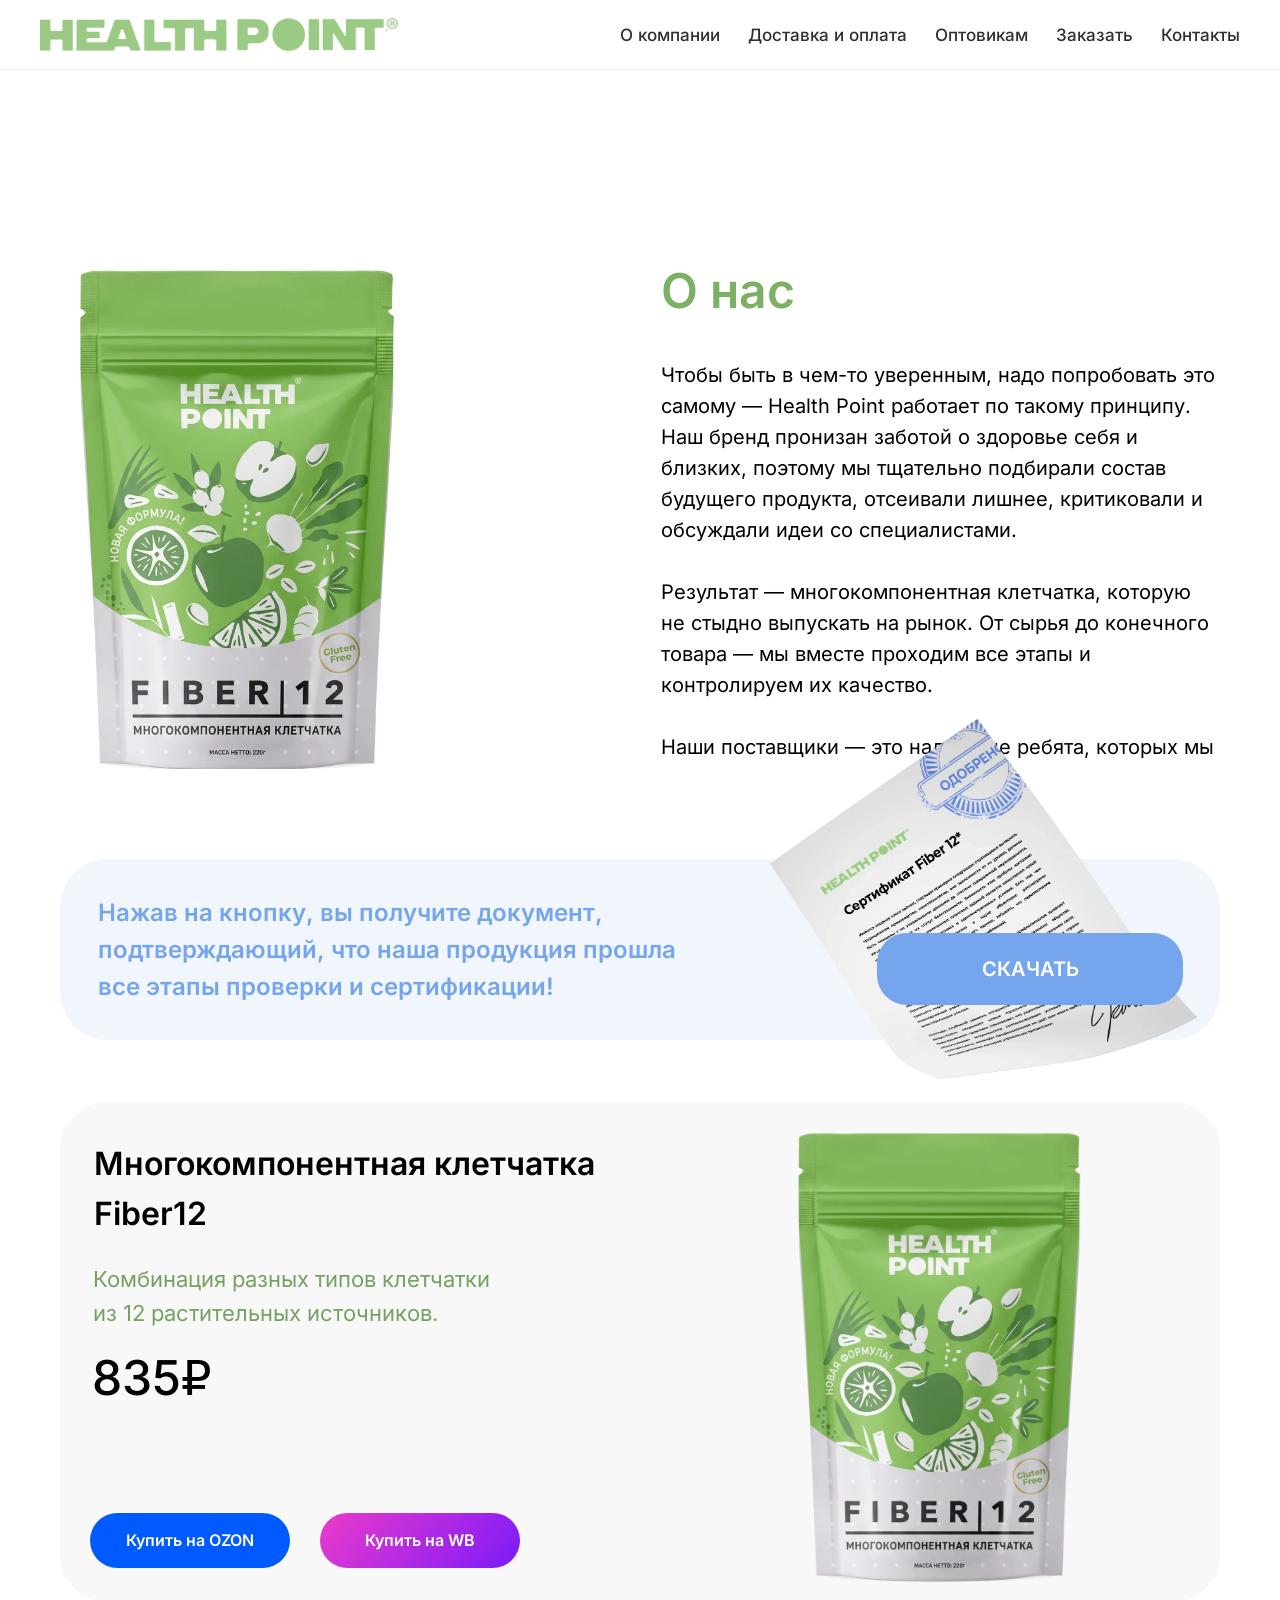
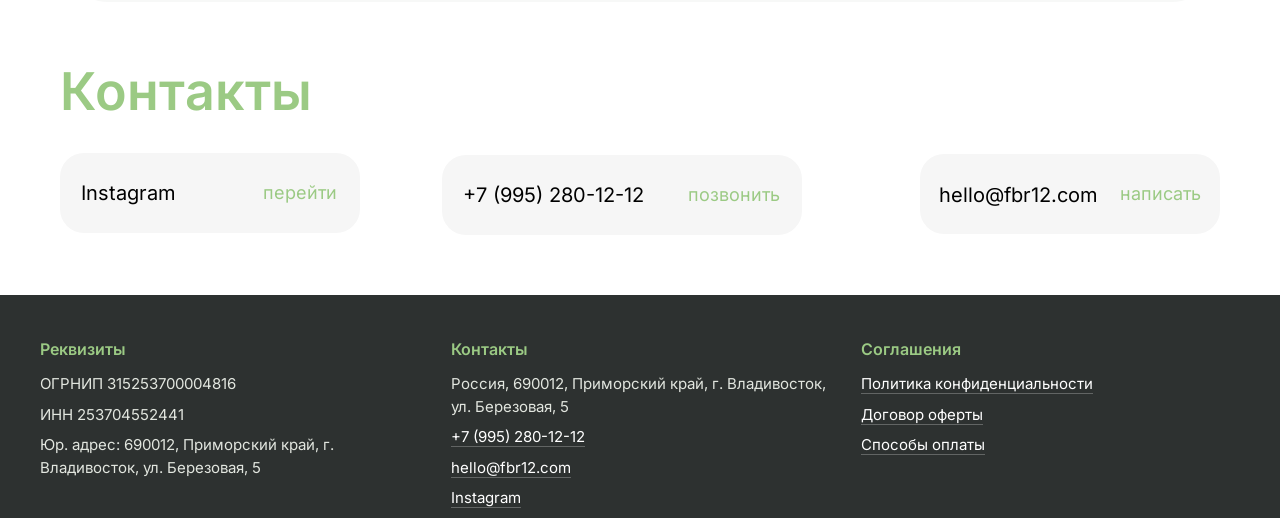
<file: about.html>
<!DOCTYPE html>
<html lang="ru"> <head> <meta charset="utf-8"/> <meta content="text/html; charset=utf-8" http-equiv="Content-Type"/> <meta content="width=device-width, initial-scale=1.0" name="viewport"/>  <title>About</title> <meta content="https://fbr12.com/about" property="og:url"/> <meta content="About" property="og:title"/> <meta content="" property="og:description"/> <meta content="website" property="og:type"/> <link href="https://fbr12.com/about" rel="canonical"/>   <meta content="on" http-equiv="x-dns-prefetch-control"/>    <link href="/favicon.ico" rel="shortcut icon" type="image/x-icon"/><link rel="icon" type="image/png" sizes="32x32" href="/favicon-32x32.png"/><link rel="icon" type="image/png" sizes="16x16" href="/favicon-16x16.png"/><link rel="apple-touch-icon" sizes="180x180" href="/apple-touch-icon.png"/>                                  <link as="font" crossorigin="" href="jost-600-cyr.woff2" rel="preload" type="font/woff2"/><link href="base.css" rel="stylesheet"/><link href="p-about.css" rel="stylesheet"/><link href="custom.css" rel="stylesheet"/></head> <body class="t-body" style="margin:0;">  <header class="site-header"><div class="wrap"><a aria-label="HEALTH POINT" class="brand" href="index.html"><img class="brand-logo" src="logo-healthpoint.png" alt="HEALTH POINT"/></a><nav aria-label="Menu" class="site-nav"><a href="about.html">О компании</a><a href="shipment-payment.html">Доставка и оплата</a><a href="wholesale.html">Оптовикам</a><a href="#order">Заказать</a><a href="#contacts">Контакты</a></nav><button aria-expanded="false" aria-label="menu" class="burger js-burger"><span></span><span></span><span></span></button></div></header><main class="t-records" data-hook="blocks-collection-content-node" id="allrecords">    <div class="m-about"><h2 class="m-about__h">О нас</h2><p class="m-about__t">Чтобы быть в чем-то уверенным, надо попробовать это самому — Health Point работает по такому принципу. Наш бренд пронизан заботой о здоровье себя и близких, поэтому мы тщательно подбирали состав будущего продукта, отсеивали лишнее, критиковали и обсуждали идеи со специалистами.</p><p class="m-about__t">Результат — многокомпонентная клетчатка, которую не стыдно выпускать на рынок. От сырья до конечного товара — мы вместе проходим все этапы и контролируем их качество.</p><p class="m-about__t">Наши поставщики — это надежные ребята, которых мы знаем лично, эксперты — ученые ДВО РАН, которые с научной дотошностью подходят к рецептуре, а клиенты — друзья, которые доверяют нам свое здоровье. Разве мы можем их подвести?</p><p class="m-about__t">Fiber12 дополняет ваш ежедневный рацион, помогает работе микробиоты и улучшает самочувствие. Уверены, она обязательно принесет пользу вашему организму!</p><div class="m-about__cwrap"><img class="m-about__cert" src="tild6534-3364-4465-a339-343565663738__image.webp" alt="Сертификаты Fiber12" loading="lazy"/><a class="m-about__btn" href="https://drive.google.com/uc?export=download&amp;id=1qlreJijvNQzZl2Njsn_cGh7CzMR_RxHo" target="_blank" rel="noopener">СКАЧАТЬ</a></div><p class="m-about__note">Нажав на кнопку, вы получите документ, подтверждающий, что наша продукция прошла все этапы проверки и сертификации!</p></div> <div class="r t-rec t-rec_pb_60" data-animationappear="off" data-record-type="396" id="rec420197439" style="padding-bottom:60px; ">   <div class="t396"> <div class="t396__artboard" data-artboard-height="700" data-artboard-height-res-320="1090" data-artboard-height-res-640="1100" data-artboard-height-res-960="590" data-artboard-height_vh="100" data-artboard-recid="420197439" data-artboard-screens="320,480,640,960,1200" data-artboard-upscale="grid" data-artboard-valign="center"> <div class="t396__carrier" data-artboard-recid="420197439"></div> <div class="t396__filter" data-artboard-recid="420197439"></div> <div class="t396__elem tn-elem tn-elem__4201974391652849591648" data-elem-id="1652849591648" data-elem-type="image" data-field-axisx-value="left" data-field-axisy-value="top" data-field-container-value="grid" data-field-fileheight-value="1418" data-field-filewidth-value="1680" data-field-heightunits-value="" data-field-left-res-320-value="-90" data-field-left-res-640-value="-120" data-field-left-res-960-value="320" data-field-left-value="-170" data-field-leftunits-value="px" data-field-top-res-320-value="685" data-field-top-res-640-value="440" data-field-top-res-960-value="-25" data-field-top-value="33" data-field-topunits-value="px" data-field-width-res-320-value="496" data-field-width-value="826" data-field-widthunits-value="px"> <div class="tn-atom"> <img alt="" class="tn-atom__img" imgfield="tn_img_1652849591648" loading="lazy" src="tild3135-6264-4030-b964-663735623361__group_108.webp"/> </div> </div> <div class="t396__elem tn-elem tn-elem__4201974391646377682602" data-elem-id="1646377682602" data-elem-type="text" data-field-axisx-value="left" data-field-axisy-value="top" data-field-container-value="grid" data-field-fontsize-res-320-value="24" data-field-fontsize-res-640-value="36" data-field-fontsize-res-960-value="36" data-field-fontsize-value="48" data-field-heightunits-value="" data-field-left-res-320-value="11" data-field-left-res-640-value="12" data-field-left-res-960-value="12" data-field-left-value="621" data-field-leftunits-value="px" data-field-top-res-320-value="6" data-field-top-res-640-value="41" data-field-top-res-960-value="62" data-field-top-value="85" data-field-topunits-value="px" data-field-width-value="560" data-field-widthunits-value="px"> <div class="tn-atom" field="tn_text_1646377682602">О нас</div> </div> <div class="t396__elem tn-elem tn-elem__4201974391646377707753" data-elem-id="1646377707753" data-elem-type="text" data-field-axisx-value="left" data-field-axisy-value="top" data-field-container-value="grid" data-field-fontsize-res-320-value="14" data-field-fontsize-res-640-value="18" data-field-fontsize-res-960-value="18" data-field-fontsize-value="20" data-field-heightunits-value="" data-field-left-res-320-value="12" data-field-left-res-640-value="12" data-field-left-res-960-value="12" data-field-left-value="621" data-field-leftunits-value="px" data-field-top-res-320-value="67" data-field-top-res-640-value="121" data-field-top-res-960-value="157" data-field-top-value="191" data-field-topunits-value="px" data-field-width-res-320-value="297" data-field-width-res-640-value="618" data-field-width-res-960-value="529" data-field-width-value="558" data-field-widthunits-value="px"> <div class="tn-atom" field="tn_text_1646377707753">Чтобы быть в чем-то уверенным, надо попробовать это самому — Health Point работает по такому принципу. Наш бренд пронизан заботой о здоровье себя и близких, поэтому мы тщательно подбирали состав будущего продукта, отсеивали лишнее, критиковали и обсуждали идеи со специалистами.<br/><br/>Результат — многокомпонентная клетчатка, которую не стыдно выпускать на рынок. От сырья до конечного товара — мы вместе проходим все этапы и контролируем их качество.<br/><br/>Наши поставщики — это надежные ребята, которых мы знаем лично, эксперты — ученые ДВО РАН, которые с научной дотошностью подходят к рецептуре, а клиенты — друзья, которые доверяют нам свое здоровье. Разве мы можем их подвести?<br/><br/>Fiber12 дополняет ваш ежедневный рацион, помогает работе микробиоты и улучшает самочувствие. Уверены, она обязательно принесет пользу вашему организму!<br/><br/></div> </div> </div> </div>   </div> <div class="r t-rec t-rec_pt_30 t-rec_pb_30" data-animationappear="off" data-record-type="396" id="rec420198032" style="padding-top:30px;padding-bottom:30px; ">   <div class="t396"> <div class="t396__artboard" data-artboard-height="182" data-artboard-height-res-320="190" data-artboard-height-res-640="112" data-artboard-ovrflw="visible" data-artboard-recid="420198032" data-artboard-screens="320,480,640,960,1200" data-artboard-upscale="grid" data-artboard-valign="center"> <div class="t396__carrier" data-artboard-recid="420198032"></div> <div class="t396__filter" data-artboard-recid="420198032"></div> <div class="t396__elem tn-elem tn-elem__4201980321646377776836" data-elem-id="1646377776836" data-elem-type="shape" data-field-axisx-value="left" data-field-axisy-value="top" data-field-container-value="grid" data-field-height-res-320-value="189" data-field-height-res-640-value="110" data-field-height-res-960-value="143" data-field-height-value="181" data-field-heightunits-value="px" data-field-left-res-320-value="16" data-field-left-res-640-value="10" data-field-left-res-960-value="170" data-field-left-value="20" data-field-leftunits-value="px" data-field-top-res-320-value="1" data-field-top-res-640-value="1" data-field-top-res-960-value="32" data-field-top-value="0" data-field-topunits-value="px" data-field-width-res-320-value="90" data-field-width-res-640-value="620" data-field-width-res-960-value="620" data-field-width-value="1160" data-field-widthunits-res-320-value="%" data-field-widthunits-value="px"> <div class="tn-atom"> </div> </div> <div class="t396__elem tn-elem tn-elem__4201980321646377817772" data-elem-id="1646377817772" data-elem-type="text" data-field-axisx-value="left" data-field-axisy-res-640-value="center" data-field-axisy-value="top" data-field-container-value="grid" data-field-fontsize-res-320-value="14" data-field-fontsize-res-640-value="18" data-field-fontsize-res-960-value="18" data-field-fontsize-value="24" data-field-heightunits-value="" data-field-left-res-320-value="33" data-field-left-res-640-value="40" data-field-left-res-960-value="197" data-field-left-value="58" data-field-leftunits-value="px" data-field-top-res-320-value="-35" data-field-top-res-640-value="0" data-field-top-res-960-value="60" data-field-top-value="35" data-field-topunits-value="px" data-field-width-res-320-value="256" data-field-width-res-640-value="411" data-field-width-res-960-value="419" data-field-width-value="606" data-field-widthunits-value="px"> <div class="tn-atom" field="tn_text_1646377817772">Нажав на кнопку, вы получите документ, подтверждающий, что наша продукция прошла все этапы проверки и сертификации!</div> </div> <div class="t396__elem tn-elem tn-elem__4201980321652851113266" data-elem-id="1652851113266" data-elem-type="image" data-field-axisx-value="left" data-field-axisy-value="top" data-field-container-value="grid" data-field-fileheight-value="1021" data-field-filewidth-value="1212" data-field-heightunits-value="" data-field-left-value="730" data-field-leftunits-value="px" data-field-top-value="-140" data-field-topunits-value="px" data-field-width-value="427" data-field-widthunits-value="px"> <div class="tn-atom"> <img alt="" class="tn-atom__img" imgfield="tn_img_1652851113266" loading="lazy" src="tild6534-3364-4465-a339-343565663738__image.webp"/> </div> </div> <div class="t396__elem tn-elem tn-elem__4201980321646378260513" data-elem-id="1646378260513" data-elem-type="button" data-field-axisx-value="left" data-field-axisy-value="top" data-field-container-value="grid" data-field-fontsize-value="20" data-field-height-res-320-value="49" data-field-height-res-640-value="74" data-field-height-res-960-value="104" data-field-height-value="72" data-field-heightunits-value="" data-field-left-res-320-value="32" data-field-left-res-640-value="469" data-field-left-res-960-value="627" data-field-left-value="837" data-field-leftunits-value="px" data-field-top-res-320-value="124" data-field-top-res-640-value="19" data-field-top-res-960-value="50" data-field-top-value="74" data-field-topunits-value="px" data-field-width-res-320-value="256" data-field-width-res-640-value="142" data-field-width-res-960-value="142" data-field-width-value="306" data-field-widthunits-value=""> <a class="tn-atom js-click-zero-stat" href="https://drive.google.com/uc?export=download&amp;id=1qlreJijvNQzZl2Njsn_cGh7CzMR_RxHo" rel="nofollow" target="_blank"> <div class="tn-atom__button-content"> <span class="tn-atom__button-text">СКАЧАТЬ</span> </div> <span class="tn-atom__button-border"></span> </a> </div> </div> </div>   </div> <div class="r t-rec t-rec_pt_30 t-rec_pb_30" data-record-type="396" id="rec420197503" style="padding-top:30px;padding-bottom:30px; ">   <div class="t396"> <div class="t396__artboard" data-artboard-height="501" data-artboard-height-res-320="570" data-artboard-height-res-640="434" data-artboard-recid="420197503" data-artboard-screens="320,480,640,960,1200" data-artboard-upscale="grid" data-artboard-upscale-res-320="grid" data-artboard-valign="center"> <div class="t396__carrier" data-artboard-recid="420197503"></div> <div class="t396__filter" data-artboard-recid="420197503"></div> <div class="t396__elem tn-elem tn-elem__4201975031645168102263" data-elem-id="1645168102263" data-elem-type="text" data-field-axisx-value="left" data-field-axisy-value="top" data-field-container-res-320-value="window" data-field-container-value="grid" data-field-fontsize-res-320-value="16" data-field-fontsize-res-640-value="24" data-field-fontsize-value="32" data-field-height-value="50" data-field-heightunits-value="px" data-field-left-res-320-value="104" data-field-left-res-480-value="151" data-field-left-res-640-value="151" data-field-left-res-960-value="193" data-field-left-value="193" data-field-leftunits-value="px" data-field-textfit-value="autoheight" data-field-top-res-320-value="155" data-field-top-res-480-value="264" data-field-top-res-640-value="264" data-field-top-res-960-value="313" data-field-top-value="313" data-field-topunits-value="px" data-field-width-res-320-value="49" data-field-width-res-640-value="73" data-field-width-value="97" data-field-widthunits-value="px"> <div class="tn-atom" field="tn_text_1645168102263">1300₽</div> </div> <div class="t396__elem tn-elem tn-elem__4201975031645168177947" data-elem-id="1645168177947" data-elem-type="shape" data-field-axisx-value="left" data-field-axisy-value="top" data-field-container-res-320-value="window" data-field-container-value="grid" data-field-height-res-320-value="3" data-field-height-res-640-value="2" data-field-height-value="4" data-field-heightunits-value="px" data-field-left-res-320-value="102" data-field-left-res-480-value="149" data-field-left-res-640-value="149" data-field-left-res-960-value="190" data-field-left-value="190" data-field-leftunits-value="px" data-field-top-res-320-value="165" data-field-top-res-480-value="281" data-field-top-res-640-value="281" data-field-top-res-960-value="335" data-field-top-value="335" data-field-topunits-value="px" data-field-width-res-320-value="45" data-field-width-res-640-value="74" data-field-width-value="97" data-field-widthunits-value="px"> <div class="tn-atom"> </div> </div> <div class="t396__elem tn-elem tn-elem__4201975031645156475061" data-elem-id="1645156475061" data-elem-type="shape" data-field-axisx-value="left" data-field-axisy-value="top" data-field-container-res-320-value="window" data-field-container-value="grid" data-field-height-res-640-value="432" data-field-height-value="500" data-field-heightunits-value="px" data-field-left-res-320-value="16" data-field-left-res-640-value="10" data-field-left-value="20" data-field-leftunits-value="px" data-field-top-res-320-value="4" data-field-top-res-640-value="1" data-field-top-value="1" data-field-topunits-value="px" data-field-width-res-320-value="90" data-field-width-res-640-value="620" data-field-width-value="1160" data-field-widthunits-res-320-value="%" data-field-widthunits-value="px"> <div class="tn-atom"> </div> </div> <div class="t396__elem tn-elem tn-elem__4201975031645167967347" data-elem-id="1645167967347" data-elem-type="image" data-field-axisx-res-320-value="center" data-field-axisx-value="left" data-field-axisy-res-320-value="bottom" data-field-axisy-value="top" data-field-container-res-320-value="window" data-field-container-value="grid" data-field-fileheight-value="1648" data-field-filewidth-value="1680" data-field-height-res-320-value="356" data-field-height-res-480-value="566" data-field-height-res-640-value="566" data-field-height-res-960-value="566" data-field-height-value="566" data-field-heightmode-value="hug" data-field-heightunits-value="px" data-field-left-res-320-value="-8" data-field-left-res-640-value="41" data-field-left-value="619" data-field-leftunits-value="px" data-field-top-res-320-value="-39" data-field-top-res-640-value="-803" data-field-top-value="1" data-field-topunits-value="px" data-field-width-res-320-value="363" data-field-width-value="577" data-field-widthunits-value="px"> <div class="tn-atom"> <img alt="" class="tn-atom__img" imgfield="tn_img_1645167967347" loading="lazy" src="tild3766-3235-4262-a338-363761383066__group_85.webp"/> </div> </div> <div class="t396__elem tn-elem tn-elem__4201975031645167999236" data-elem-id="1645167999236" data-elem-type="text" data-field-axisx-value="left" data-field-axisy-value="top" data-field-container-res-320-value="window" data-field-container-value="grid" data-field-fontsize-res-320-value="18" data-field-fontsize-res-640-value="24" data-field-fontsize-value="32" data-field-height-value="100" data-field-heightunits-value="px" data-field-left-res-320-value="30" data-field-left-res-640-value="38" data-field-left-value="54" data-field-leftunits-value="px" data-field-textfit-value="autoheight" data-field-top-res-320-value="25" data-field-top-res-640-value="27" data-field-top-value="38" data-field-topunits-value="px" data-field-width-res-320-value="257" data-field-width-value="560" data-field-widthunits-value="px"> <div class="tn-atom" field="tn_text_1645167999236">Многокомпонентная клетчатка Fiber12</div> </div> <div class="t396__elem tn-elem tn-elem__4201975031645168079795" data-elem-id="1645168079795" data-elem-type="text" data-field-axisx-value="left" data-field-axisy-value="top" data-field-container-res-320-value="window" data-field-container-value="grid" data-field-fontsize-res-320-value="24" data-field-fontsize-res-640-value="36" data-field-fontsize-value="48" data-field-height-value="74" data-field-heightunits-value="px" data-field-left-res-320-value="30" data-field-left-res-640-value="43" data-field-left-value="52" data-field-leftunits-value="px" data-field-textfit-value="autoheight" data-field-top-res-320-value="145" data-field-top-res-640-value="166" data-field-top-value="240" data-field-topunits-value="px" data-field-width-res-320-value="59" data-field-width-value="128" data-field-widthunits-value="px"> <div class="tn-atom" field="tn_text_1645168079795">835₽</div> </div> <div class="t396__elem tn-elem tn-elem__4201975031645168034608" data-elem-id="1645168034608" data-elem-type="text" data-field-axisx-value="left" data-field-axisy-value="top" data-field-container-res-320-value="window" data-field-container-value="grid" data-field-fontsize-res-320-value="14" data-field-fontsize-res-640-value="18" data-field-fontsize-value="22" data-field-height-value="68" data-field-heightunits-value="px" data-field-left-res-320-value="30" data-field-left-res-640-value="41" data-field-left-value="53" data-field-leftunits-value="px" data-field-textfit-value="autoheight" data-field-top-res-320-value="90" data-field-top-res-640-value="90" data-field-top-value="161" data-field-topunits-value="px" data-field-width-res-320-value="259" data-field-width-res-640-value="341" data-field-width-value="418" data-field-widthunits-value="px"> <div class="tn-atom" field="tn_text_1645168034608">Комбинация разных типов клетчатки из 12 растительных источников.</div> </div> <div class="t396__elem tn-elem tn-elem__420197503175973437626780630" data-elem-id="175973437626780630" data-elem-type="button" data-field-axisx-value="left" data-field-axisy-value="top" data-field-container-value="grid" data-field-fontsize-value="16" data-field-height-res-320-value="42" data-field-height-value="55" data-field-heightmode-res-320-value="fixed" data-field-heightunits-value="px" data-field-left-res-320-value="62" data-field-left-res-640-value="30" data-field-left-value="50" data-field-leftunits-value="px" data-field-top-res-320-value="489" data-field-top-res-640-value="354" data-field-top-value="412" data-field-topunits-value="px" data-field-width-value="200" data-field-widthunits-value="px"> <a class="tn-atom" href="https://www.ozon.ru/category/superfuds-1617/health-bar-100917015/" target="_blank"> <div class="tn-atom__button-content"> <span class="tn-atom__button-text">Купить на OZON</span> </div> <span class="tn-atom__button-border"></span> </a> </div> <div class="t396__elem tn-elem tn-elem__4201975031649064507143" data-elem-id="1649064507143" data-elem-type="image" data-field-axisx-res-320-value="center" data-field-axisx-value="left" data-field-axisy-res-320-value="bottom" data-field-axisy-value="top" data-field-container-res-320-value="window" data-field-container-value="grid" data-field-fileheight-value="1209" data-field-filewidth-value="1050" data-field-height-res-320-value="418" data-field-height-res-480-value="377" data-field-height-res-640-value="377" data-field-height-res-960-value="377" data-field-height-value="664" data-field-heightmode-value="hug" data-field-heightunits-value="px" data-field-left-res-320-value="10" data-field-left-res-640-value="303" data-field-left-res-960-value="452" data-field-left-value="1934" data-field-leftunits-value="px" data-field-top-res-320-value="-744" data-field-top-res-640-value="56" data-field-top-res-960-value="-561" data-field-top-value="1059" data-field-topunits-value="px" data-field-width-res-320-value="363" data-field-width-res-640-value="327" data-field-width-res-960-value="327" data-field-width-value="577" data-field-widthunits-value="px"> <div class="tn-atom"> <img alt="" class="tn-atom__img" imgfield="tn_img_1649064507143" loading="lazy" src="tild6430-3232-4935-b163-333032313166__noroot.webp"/> </div> </div> <div class="t396__elem tn-elem tn-elem__420197503175973437627269490" data-elem-id="175973437627269490" data-elem-type="button" data-field-axisx-value="left" data-field-axisy-value="top" data-field-container-value="grid" data-field-fontsize-value="16" data-field-height-res-320-value="42" data-field-height-value="55" data-field-heightmode-res-320-value="fixed" data-field-heightunits-value="px" data-field-left-res-320-value="61" data-field-left-res-640-value="250" data-field-left-value="280" data-field-leftunits-value="px" data-field-top-res-320-value="438" data-field-top-res-640-value="354" data-field-top-value="412" data-field-topunits-value="px" data-field-width-value="200" data-field-widthunits-value="px"> <a class="tn-atom" href="https://www.wildberries.ru/brands/1304256-health-bar" target="_blank"> <div class="tn-atom__button-content"> <span class="tn-atom__button-text">Купить на WB</span> </div> <span class="tn-atom__button-border"></span> </a> </div> </div> </div>   </div>  <div class="m-contacts"><h2 class="m-contacts__h">Контакты</h2><a class="m-cbtn" href="https://www.instagram.com/fbr12com/" target="_blank" rel="noopener">Instagram</a><a class="m-cbtn" href="tel:+79952801212">+7 (995) 280-12-12</a><a class="m-cbtn" href="mailto:hello@fbr12.com">hello@fbr12.com</a></div><footer class="t-records" data-hook="blocks-collection-content-node" id="t-footer"> <div class="r t-rec t-rec_pt_0" data-record-type="215" id="rec462503803" style="padding-top:0px; "> <a name="about" style="font-size:0;"></a> </div> <div class="r t-rec" data-record-type="396" id="rec458581851" style=" "><span class="scroll-anchor" id="contacts"></span>   <div class="t396"> <div class="t396__artboard" data-artboard-height="90" data-artboard-height-res-320="80" data-artboard-recid="458581851" data-artboard-screens="320,480,640,960,1200" data-artboard-upscale="grid" data-artboard-valign="center"> <div class="t396__carrier" data-artboard-recid="458581851"></div> <div class="t396__filter" data-artboard-recid="458581851"></div> <div class="t396__elem tn-elem tn-elem__4585818511645414046238" data-elem-id="1645414046238" data-elem-type="text" data-field-axisx-value="left" data-field-axisy-value="top" data-field-container-res-320-value="window" data-field-container-value="grid" data-field-fontsize-res-320-value="24" data-field-fontsize-value="52" data-field-heightunits-value="" data-field-left-res-320-value="16" data-field-left-value="20" data-field-leftunits-value="px" data-field-top-res-320-value="49" data-field-top-value="20" data-field-topunits-value="px" data-field-width-res-320-value="310" data-field-width-value="696" data-field-widthunits-value="px"> <div class="tn-atom" field="tn_text_1645414046238">Контакты</div> </div> </div> </div>   </div> <div class="r t-rec t-rec_pt_30 t-rec_pb_60" data-record-type="396" id="rec425260438" style="padding-top:30px;padding-bottom:60px; ">   <div class="t396"> <div class="t396__artboard" data-artboard-height="83" data-artboard-height-res-320="226" data-artboard-height-res-640="200" data-artboard-height-res-960="130" data-artboard-recid="425260438" data-artboard-screens="320,480,640,960,1200" data-artboard-upscale="grid" data-artboard-valign="center"> <div class="t396__carrier" data-artboard-recid="425260438"></div> <div class="t396__filter" data-artboard-recid="425260438"></div> <div class="t396__elem tn-elem tn-elem__4252604381645250748506" data-elem-id="1645250748506" data-elem-type="shape" data-field-axisx-value="left" data-field-axisy-value="top" data-field-container-res-320-value="window" data-field-container-value="grid" data-field-height-res-320-value="58" data-field-height-res-640-value="58" data-field-height-res-960-value="48" data-field-height-value="80" data-field-heightunits-value="px" data-field-left-res-320-value="16" data-field-left-res-640-value="310" data-field-left-res-960-value="336" data-field-left-value="402" data-field-leftunits-value="px" data-field-top-res-320-value="82" data-field-top-res-640-value="26" data-field-top-res-960-value="41" data-field-top-value="3" data-field-topunits-value="px" data-field-width-res-320-value="90" data-field-width-res-640-value="292" data-field-width-res-960-value="289" data-field-width-value="360" data-field-widthunits-res-320-value="%" data-field-widthunits-value="px"> <a class="tn-atom" href="tel:+79952801212" target="_blank"> </a> </div> <div class="t396__elem tn-elem tn-elem__4252604381645411101775" data-elem-id="1645411101775" data-elem-type="text" data-field-axisx-value="left" data-field-axisy-value="top" data-field-container-res-320-value="window" data-field-container-value="grid" data-field-fontsize-res-320-value="16" data-field-fontsize-res-640-value="16" data-field-fontsize-res-960-value="16" data-field-fontsize-value="20" data-field-heightunits-value="" data-field-left-res-320-value="42" data-field-left-res-640-value="328" data-field-left-res-960-value="357" data-field-left-value="423" data-field-leftunits-value="px" data-field-top-res-320-value="99" data-field-top-res-640-value="43" data-field-top-res-960-value="53" data-field-top-value="28" data-field-topunits-value="px" data-field-width-res-320-value="168" data-field-width-res-640-value="138" data-field-width-res-960-value="139" data-field-width-value="186" data-field-widthunits-value="px"> <div class="tn-atom"><a href="tel:+79952801212" style="color: inherit" target="_blank">+7 (995) 280-12-12</a></div> </div> <div class="t396__elem tn-elem tn-elem__4252604381645250717835" data-elem-id="1645250717835" data-elem-type="shape" data-field-axisx-value="left" data-field-axisy-value="top" data-field-container-res-320-value="window" data-field-container-value="grid" data-field-height-res-320-value="58" data-field-height-res-640-value="58" data-field-height-res-960-value="48" data-field-height-value="80" data-field-heightunits-value="px" data-field-left-res-320-value="16" data-field-left-res-640-value="39" data-field-left-res-960-value="12" data-field-left-value="20" data-field-leftunits-value="px" data-field-top-res-320-value="1" data-field-top-res-640-value="26" data-field-top-res-960-value="41" data-field-top-value="1" data-field-topunits-value="px" data-field-width-res-320-value="90" data-field-width-res-640-value="223" data-field-width-res-960-value="230" data-field-width-value="300" data-field-widthunits-res-320-value="%" data-field-widthunits-value="px"> <a class="tn-atom" href="https://www.instagram.com/fbr12com/" target="_blank"> </a> </div> <div class="t396__elem tn-elem tn-elem__4252604381645410981703" data-elem-id="1645410981703" data-elem-type="text" data-field-axisx-res-320-value="left" data-field-axisx-value="left" data-field-axisy-value="top" data-field-container-res-320-value="window" data-field-container-value="grid" data-field-fontsize-res-320-value="16" data-field-fontsize-res-640-value="16" data-field-fontsize-res-960-value="16" data-field-fontsize-value="20" data-field-heightunits-value="" data-field-left-res-320-value="42" data-field-left-res-640-value="60" data-field-left-res-960-value="33" data-field-left-value="41" data-field-leftunits-value="px" data-field-top-res-320-value="17" data-field-top-res-640-value="43" data-field-top-res-960-value="53" data-field-top-value="26" data-field-topunits-value="px" data-field-width-res-320-value="79" data-field-width-res-640-value="81" data-field-width-res-960-value="81" data-field-width-value="99" data-field-widthunits-value="px"> <div class="tn-atom"><a href="https://www.instagram.com/fbr12com/" style="color: inherit" target="_blank">Instagram</a></div> </div> <div class="t396__elem tn-elem tn-elem__4252604381645411028720" data-elem-id="1645411028720" data-elem-type="text" data-field-axisx-res-320-value="right" data-field-axisx-value="left" data-field-axisy-value="top" data-field-container-res-320-value="window" data-field-container-value="grid" data-field-fontsize-res-320-value="14" data-field-fontsize-res-640-value="14" data-field-fontsize-res-960-value="14" data-field-fontsize-value="18" data-field-heightunits-value="" data-field-left-res-320-value="-44" data-field-left-res-640-value="189" data-field-left-res-960-value="162" data-field-left-value="223" data-field-leftunits-value="px" data-field-top-res-320-value="18" data-field-top-res-640-value="44" data-field-top-res-960-value="54" data-field-top-value="27" data-field-topunits-value="px" data-field-width-res-320-value="54" data-field-width-res-640-value="56" data-field-width-res-960-value="56" data-field-width-value="77" data-field-widthunits-value="px"> <div class="tn-atom"><a href="https://www.instagram.com/fbr12com/" style="color: inherit" target="_blank">перейти</a></div> </div> <div class="t396__elem tn-elem tn-elem__4252604381645411101781" data-elem-id="1645411101781" data-elem-type="text" data-field-axisx-res-320-value="right" data-field-axisx-value="left" data-field-axisy-value="top" data-field-container-res-320-value="window" data-field-container-value="grid" data-field-fontsize-res-320-value="14" data-field-fontsize-res-640-value="14" data-field-fontsize-res-960-value="14" data-field-fontsize-value="18" data-field-heightunits-value="" data-field-left-res-320-value="-42" data-field-left-res-640-value="514" data-field-left-res-960-value="544" data-field-left-value="648" data-field-leftunits-value="px" data-field-top-res-320-value="100" data-field-top-res-640-value="44" data-field-top-res-960-value="54" data-field-top-value="29" data-field-topunits-value="px" data-field-width-res-320-value="70" data-field-width-res-640-value="70" data-field-width-res-960-value="70" data-field-width-value="92" data-field-widthunits-value="px"> <div class="tn-atom"><a href="tel:+79952801212" style="color: inherit" target="_blank">позвонить</a></div> </div> <div class="t396__elem tn-elem tn-elem__4252604381645250746874" data-elem-id="1645250746874" data-elem-type="shape" data-field-axisx-value="left" data-field-axisy-value="top" data-field-container-res-320-value="window" data-field-container-value="grid" data-field-height-res-320-value="58" data-field-height-res-640-value="58" data-field-height-res-960-value="48" data-field-height-value="80" data-field-heightunits-value="px" data-field-left-res-320-value="16" data-field-left-res-640-value="193" data-field-left-res-960-value="698" data-field-left-value="880" data-field-leftunits-value="px" data-field-top-res-320-value="166" data-field-top-res-640-value="122" data-field-top-res-960-value="41" data-field-top-value="2" data-field-topunits-value="px" data-field-width-res-320-value="90" data-field-width-res-640-value="254" data-field-width-res-960-value="251" data-field-width-value="300" data-field-widthunits-res-320-value="%" data-field-widthunits-value="px"> <a class="tn-atom" href="mailto:helo@fbr12.ru" target="_blank"> </a> </div> <div class="t396__elem tn-elem tn-elem__4252604381645411149961" data-elem-id="1645411149961" data-elem-type="text" data-field-axisx-value="left" data-field-axisy-value="top" data-field-container-res-320-value="window" data-field-container-value="grid" data-field-fontsize-res-320-value="16" data-field-fontsize-res-640-value="16" data-field-fontsize-res-960-value="15" data-field-fontsize-value="20" data-field-heightunits-value="" data-field-left-res-320-value="42" data-field-left-res-640-value="211" data-field-left-res-960-value="717" data-field-left-value="899" data-field-leftunits-value="px" data-field-top-res-320-value="182" data-field-top-res-640-value="139" data-field-top-res-960-value="54" data-field-top-value="28" data-field-topunits-value="px" data-field-width-res-320-value="171" data-field-width-res-640-value="110" data-field-width-res-960-value="103" data-field-width-value="170" data-field-widthunits-value="px"> <div class="tn-atom"><a href="mailto:hello@fbr12.com" style="color: inherit" target="_blank">hello@fbr12.com</a></div> </div> <div class="t396__elem tn-elem tn-elem__4252604381713273933188" data-elem-id="1713273933188" data-elem-type="text" data-field-axisx-res-320-value="right" data-field-axisx-value="left" data-field-axisy-value="top" data-field-container-res-320-value="window" data-field-container-value="grid" data-field-fontsize-res-320-value="14" data-field-fontsize-res-640-value="14" data-field-fontsize-res-960-value="14" data-field-fontsize-value="18" data-field-heightunits-value="" data-field-left-res-320-value="-42" data-field-left-res-640-value="514" data-field-left-res-960-value="870" data-field-left-value="1080" data-field-leftunits-value="px" data-field-top-res-320-value="100" data-field-top-res-640-value="44" data-field-top-res-960-value="56" data-field-top-value="28" data-field-topunits-value="px" data-field-width-res-320-value="70" data-field-width-res-640-value="70" data-field-width-res-960-value="70" data-field-width-value="92" data-field-widthunits-value="px"> <div class="tn-atom"><a href="mailto:hello@fbr12.com" style="color: inherit" target="_blank">написать</a></div> </div> </div> </div>   </div>  </footer>  </main><footer class="site-footer" role="contentinfo"><div class="wrap footer-top"><a aria-label="HEALTH POINT" class="brand" href="index.html"><img class="brand-logo" src="logo-healthpoint.png" alt="HEALTH POINT"/></a><nav aria-label="footer" class="footer-nav"><a href="about.html">О компании</a><a href="shipment-payment.html">Доставка и оплата</a><a href="wholesale.html">Оптовикам</a><a href="#order">Заказать</a><a href="#contacts">Контакты</a></nav></div><div class="wrap footer-cols"><div><h4>Реквизиты</h4><p>ОГРНИП 315253700004816</p><p>ИНН 253704552441</p><p>Юр. адрес: 690012, Приморский край, г. Владивосток, ул. Березовая, 5</p></div><div><h4>Контакты</h4><p>Россия, 690012, Приморский край, г. Владивосток, ул. Березовая, 5</p><p><a href="tel:+79952801212">+7 (995) 280-12-12</a></p><p><a href="mailto:hello@fbr12.com">hello@fbr12.com</a></p><p><a href="https://www.instagram.com/fbr12com/" rel="noopener" target="_blank">Instagram</a></p></div><div><h4>Соглашения</h4><p><a href="policy.html">Политика конфиденциальности</a></p><p><a href="do.html">Договор оферты</a></p><p><a href="so.html">Способы оплаты</a></p></div></div></footer>        <div class="lead-modal" hidden="" id="lead-modal">
<div class="lead-modal__backdrop js-modal-close"></div>
<div aria-label="Заказать звонок" aria-modal="true" class="lead-modal__box" role="dialog">
<button aria-label="Закрыть" class="lead-modal__x js-modal-close" type="button">×</button>
<h3>Заказать звонок</h3>
<p class="lead-modal__lead">Оставьте контакты — свяжемся и поможем с заказом.</p>
<form action="/api/lead" class="lead-form js-lead" method="post" novalidate="">
<input aria-hidden="true" autocomplete="off" class="lead-hp" name="website" tabindex="-1" type="text"/>
<input autocomplete="name" name="Name" placeholder="Ваше имя" required="" type="text"/>
<input autocomplete="tel" name="Phone" placeholder="Телефон" required="" type="tel"/>
<input autocomplete="email" name="Email" placeholder="Email" type="email"/>
<button type="submit">Отправить</button>
<p class="js-form-status lead-status" hidden=""></p>
</form>
</div>
</div><script defer="" src="app.js"></script></body> </html>
</file>
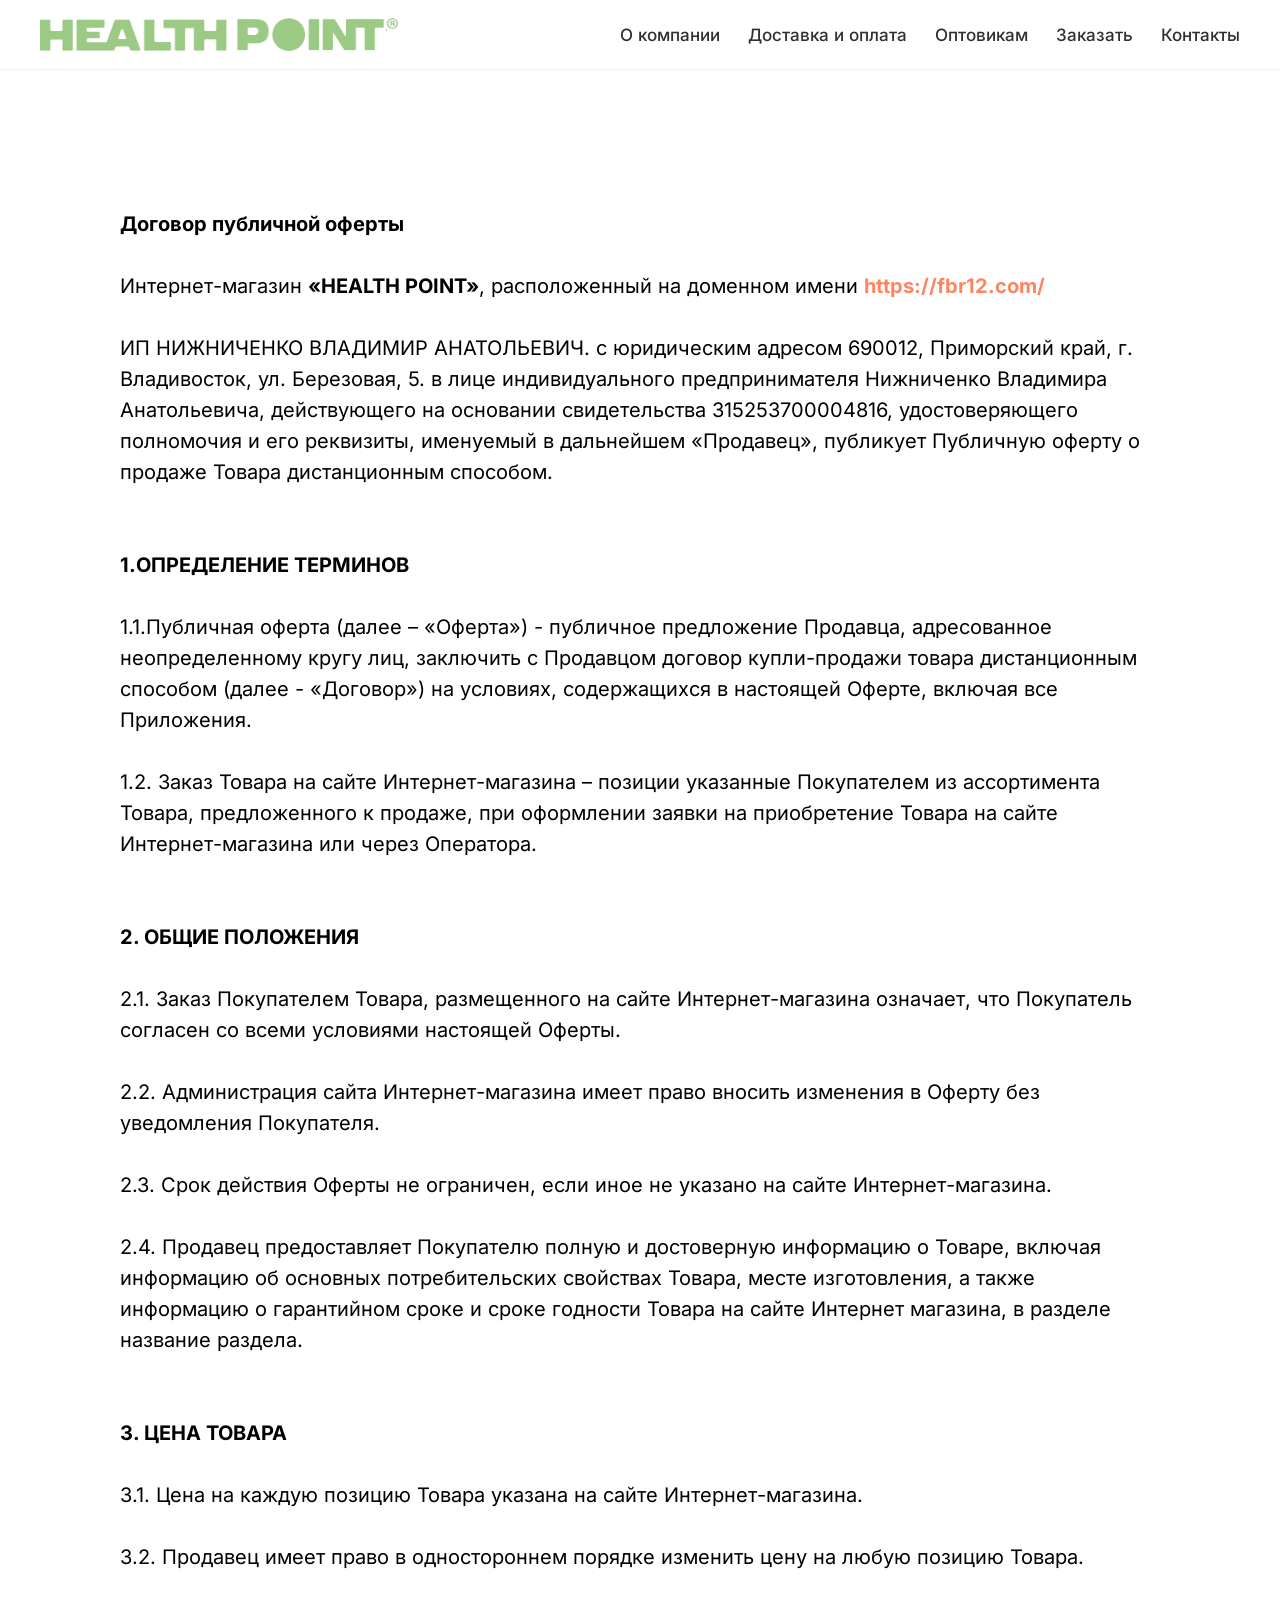
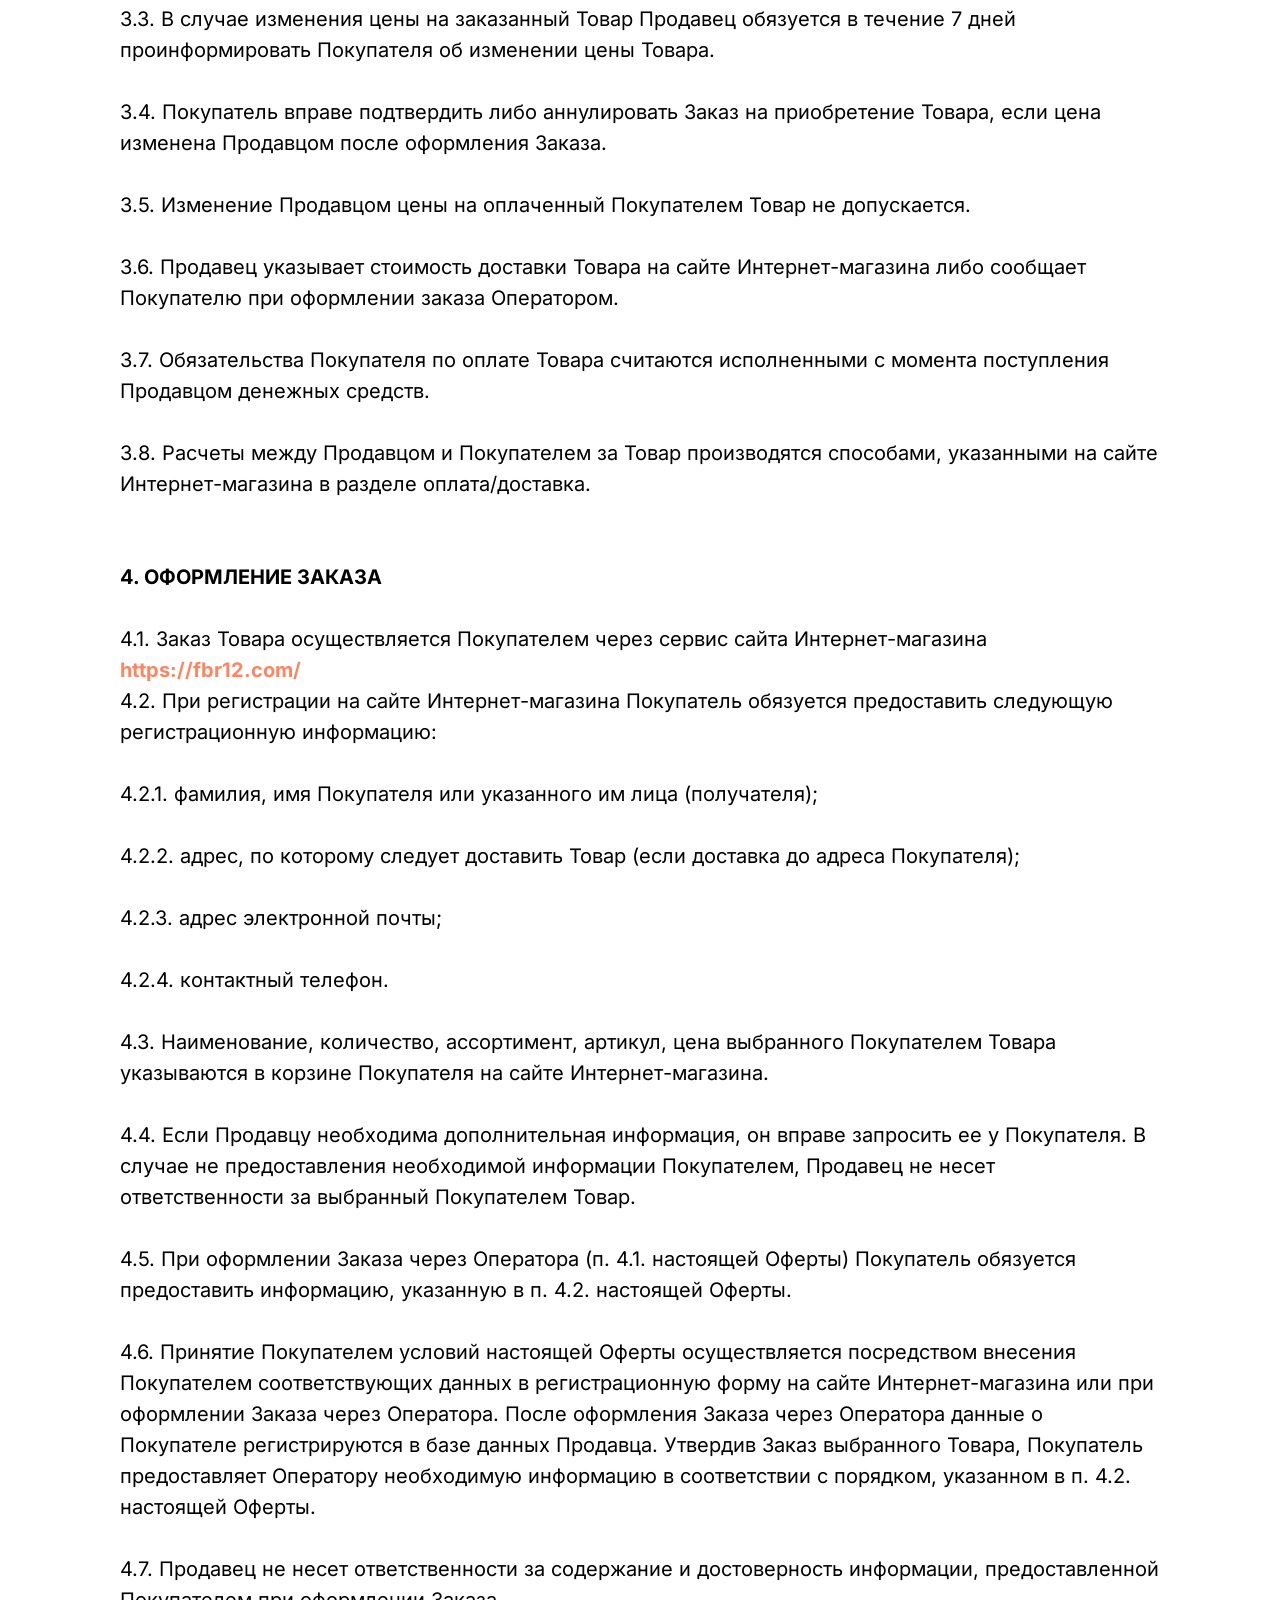
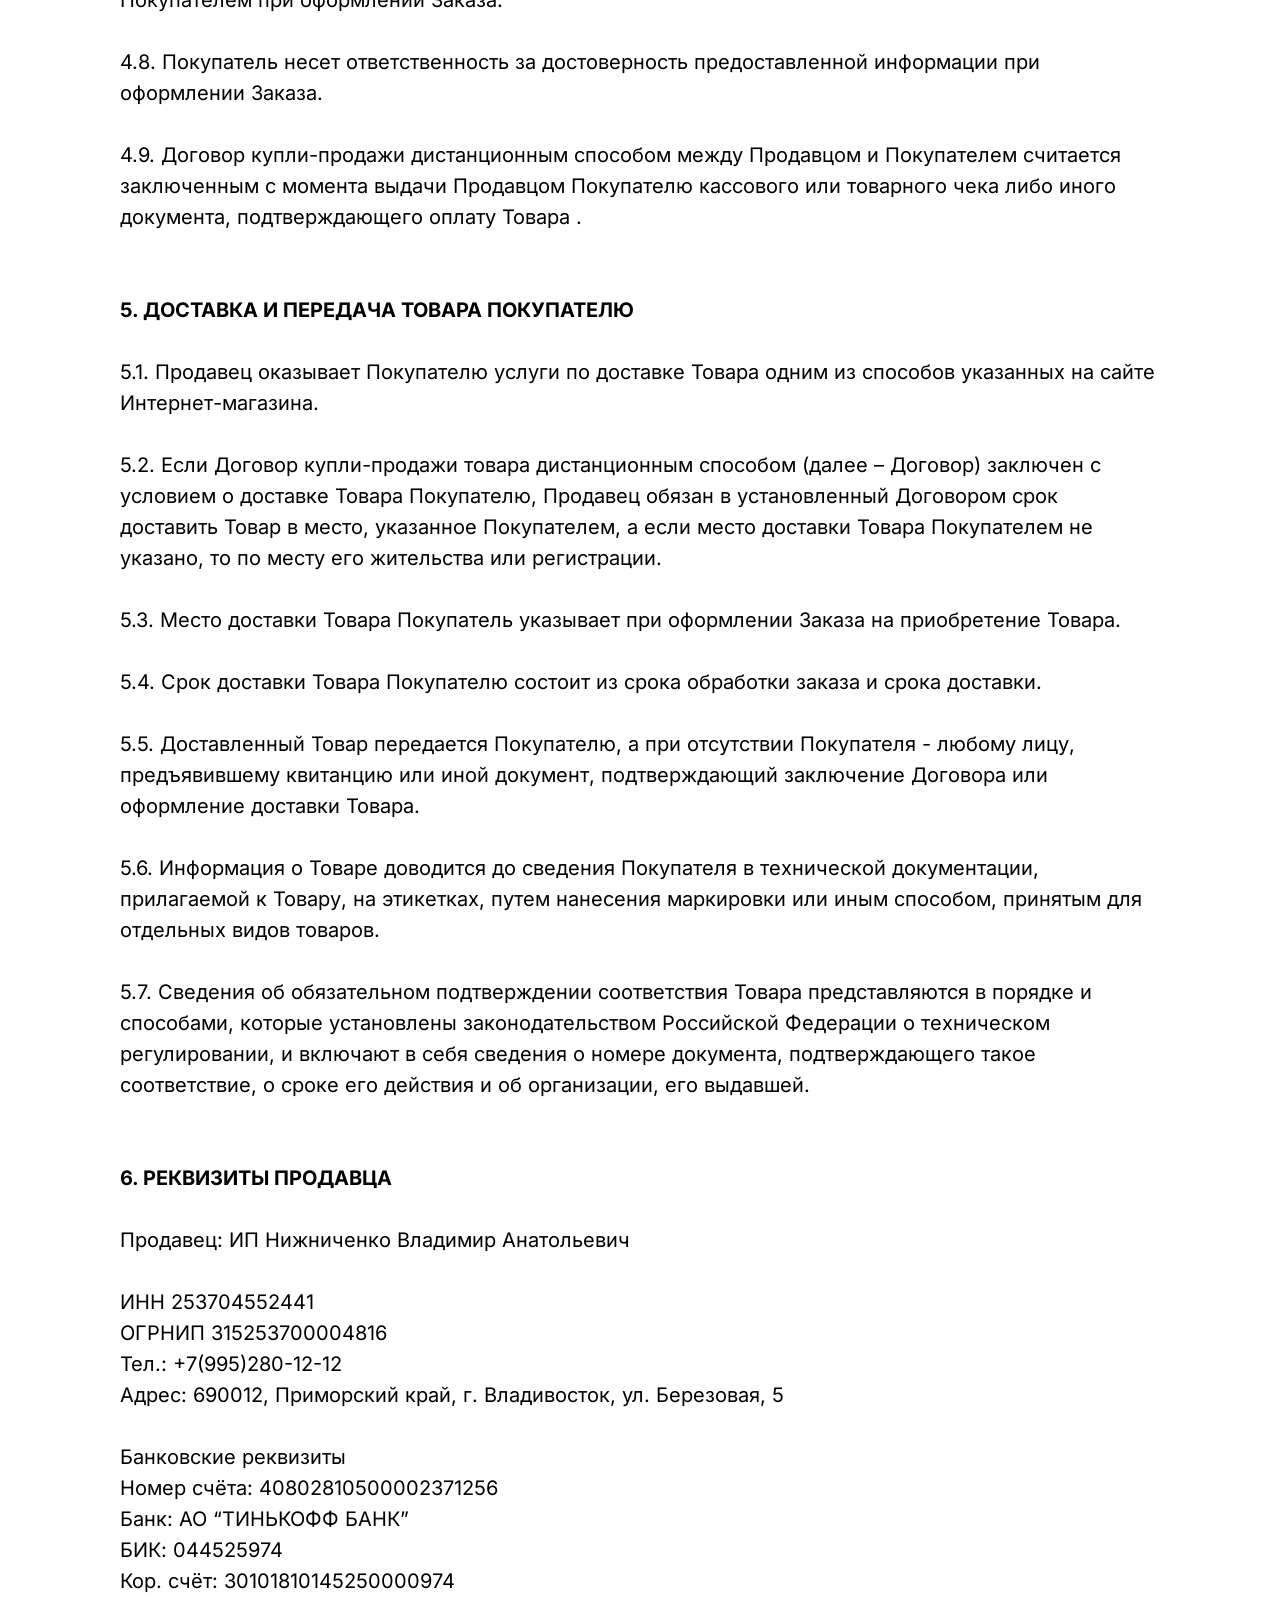
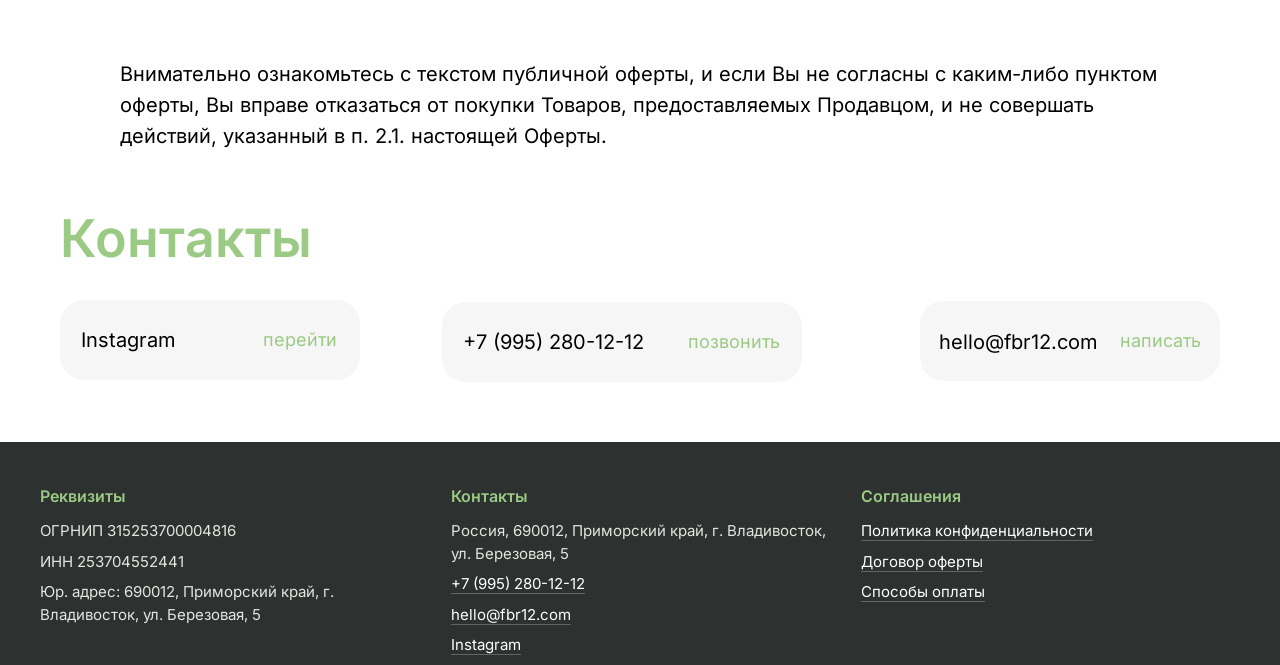
<file: do.html>
<!DOCTYPE html>
<html lang="ru"> <head> <meta charset="utf-8"/> <meta content="text/html; charset=utf-8" http-equiv="Content-Type"/> <meta content="width=device-width, initial-scale=1.0" name="viewport"/>  <title>Договор оферты</title> <meta content="https://fbr12.com/do" property="og:url"/> <meta content="Договор оферты" property="og:title"/> <meta content="" property="og:description"/> <meta content="website" property="og:type"/> <link href="https://fbr12.com/do" rel="canonical"/>   <meta content="on" http-equiv="x-dns-prefetch-control"/>    <link href="/favicon.ico" rel="shortcut icon" type="image/x-icon"/><link rel="icon" type="image/png" sizes="32x32" href="/favicon-32x32.png"/><link rel="icon" type="image/png" sizes="16x16" href="/favicon-16x16.png"/><link rel="apple-touch-icon" sizes="180x180" href="/apple-touch-icon.png"/>                                  <link as="font" crossorigin="" href="jost-600-cyr.woff2" rel="preload" type="font/woff2"/><link href="base.css" rel="stylesheet"/><link href="p-do.css" rel="stylesheet"/><link href="custom.css" rel="stylesheet"/></head> <body class="t-body" style="margin:0;">  <header class="site-header"><div class="wrap"><a aria-label="HEALTH POINT" class="brand" href="index.html"><img class="brand-logo" src="logo-healthpoint.png" alt="HEALTH POINT"/></a><nav aria-label="Menu" class="site-nav"><a href="about.html">О компании</a><a href="shipment-payment.html">Доставка и оплата</a><a href="wholesale.html">Оптовикам</a><a href="#order">Заказать</a><a href="#contacts">Контакты</a></nav><button aria-expanded="false" aria-label="menu" class="burger js-burger"><span></span><span></span><span></span></button></div></header><main class="t-records" data-hook="blocks-collection-content-node" id="allrecords">    <div class="r t-rec" data-animationappear="off" data-record-type="396" id="rec462495517" style=" ">   <div class="t396"> <div class="t396__artboard" data-artboard-height="4910" data-artboard-height-res-320="7250" data-artboard-height-res-480="6540" data-artboard-height-res-640="6000" data-artboard-height-res-960="4610" data-artboard-recid="462495517" data-artboard-screens="320,480,640,960,1200" data-artboard-upscale="grid" data-artboard-valign="center"> <div class="t396__carrier" data-artboard-recid="462495517"></div> <div class="t396__filter" data-artboard-recid="462495517"></div> <div class="t396__elem tn-elem tn-elem__4624955171656160567497" data-elem-id="1656160567497" data-elem-type="text" data-field-axisx-value="left" data-field-axisy-value="top" data-field-container-value="grid" data-field-fontsize-res-480-value="16" data-field-fontsize-res-960-value="18" data-field-fontsize-value="20" data-field-heightunits-value="" data-field-left-res-320-value="11" data-field-left-res-480-value="70" data-field-left-res-640-value="70" data-field-left-res-960-value="70" data-field-left-value="80" data-field-leftunits-value="px" data-field-top-res-320-value="80" data-field-top-res-480-value="70" data-field-top-res-640-value="90" data-field-top-res-960-value="100" data-field-top-value="140" data-field-topunits-value="px" data-field-width-res-320-value="298" data-field-width-res-480-value="340" data-field-width-res-640-value="500" data-field-width-res-960-value="820" data-field-width-value="1041" data-field-widthunits-value="px"> <div class="tn-atom" field="tn_text_1656160567497"><strong>Договор публичной оферты</strong><br/><br/>Интернет-магазин <strong>«HEALTH POINT»</strong>, расположенный на доменном имени <a href="https://fbr12.com/"><strong>https://fbr12.com/</strong></a><br/><br/>ИП НИЖНИЧЕНКО ВЛАДИМИР АНАТОЛЬЕВИЧ. с юридическим адресом 690012, Приморский край, г. Владивосток, ул. Березовая, 5. в лице индивидуального предпринимателя Нижниченко Владимира Анатольевича, действующего на основании свидетельства 315253700004816, удостоверяющего полномочия и его реквизиты, именуемый в дальнейшем «Продавец», публикует Публичную оферту о продаже Товара дистанционным способом.<br/><br/><br/><strong>1.ОПРЕДЕЛЕНИЕ ТЕРМИНОВ</strong><br/><br/>1.1.Публичная оферта (далее – «Оферта») - публичное предложение Продавца, адресованное неопределенному кругу лиц, заключить с Продавцом договор купли-продажи товара дистанционным способом (далее - «Договор») на условиях, содержащихся в настоящей Оферте, включая все Приложения.<br/><br/>1.2. Заказ Товара на сайте Интернет-магазина – позиции указанные Покупателем из ассортимента Товара, предложенного к продаже, при оформлении заявки на приобретение Товара на сайте Интернет-магазина или через Оператора.<br/><br/><br/><strong>2. ОБЩИЕ ПОЛОЖЕНИЯ</strong><br/><br/>2.1. Заказ Покупателем Товара, размещенного на сайте Интернет-магазина означает, что Покупатель согласен со всеми условиями настоящей Оферты.<br/><br/>2.2. Администрация сайта Интернет-магазина имеет право вносить изменения в Оферту без уведомления Покупателя.<br/><br/>2.3. Срок действия Оферты не ограничен, если иное не указано на сайте Интернет-магазина.<br/><br/>2.4. Продавец предоставляет Покупателю полную и достоверную информацию о Товаре, включая информацию об основных потребительских свойствах Товара, месте изготовления, а также информацию о гарантийном сроке и сроке годности Товара на сайте Интернет магазина, в разделе название раздела.<br/><br/><br/><strong>3. ЦЕНА ТОВАРА</strong><br/><br/>3.1. Цена на каждую позицию Товара указана на сайте Интернет-магазина.<br/><br/>3.2. Продавец имеет право в одностороннем порядке изменить цену на любую позицию Товара.<br/><br/>3.3. В случае изменения цены на заказанный Товар Продавец обязуется в течение 7 дней проинформировать Покупателя об изменении цены Товара.<br/><br/>3.4. Покупатель вправе подтвердить либо аннулировать Заказ на приобретение Товара, если цена изменена Продавцом после оформления Заказа.<br/><br/>3.5. Изменение Продавцом цены на оплаченный Покупателем Товар не допускается.<br/><br/>3.6. Продавец указывает стоимость доставки Товара на сайте Интернет-магазина либо сообщает Покупателю при оформлении заказа Оператором.<br/><br/>3.7. Обязательства Покупателя по оплате Товара считаются исполненными с момента поступления Продавцом денежных средств.<br/><br/>3.8. Расчеты между Продавцом и Покупателем за Товар производятся способами, указанными на сайте Интернет-магазина в разделе оплата/доставка.<br/><br/><br/><strong>4. ОФОРМЛЕНИЕ ЗАКАЗА</strong><br/><br/>4.1. Заказ Товара осуществляется Покупателем через сервис сайта Интернет-магазина<a href="https://guide.lyubov-miroshnichenko.ru/"> </a><a href="https://fbr12.com/"><strong>https://fbr12.com/</strong></a><br/>4.2. При регистрации на сайте Интернет-магазина Покупатель обязуется предоставить следующую регистрационную информацию:<br/><br/>4.2.1. фамилия, имя Покупателя или указанного им лица (получателя);<br/><br/>4.2.2. адрес, по которому следует доставить Товар (если доставка до адреса Покупателя);<br/><br/>4.2.3. адрес электронной почты;<br/><br/>4.2.4. контактный телефон.<br/><br/>4.3. Наименование, количество, ассортимент, артикул, цена выбранного Покупателем Товара указываются в корзине Покупателя на сайте Интернет-магазина.<br/><br/>4.4. Если Продавцу необходима дополнительная информация, он вправе запросить ее у Покупателя. В случае не предоставления необходимой информации Покупателем, Продавец не несет ответственности за выбранный Покупателем Товар.<br/><br/>4.5. При оформлении Заказа через Оператора (п. 4.1. настоящей Оферты) Покупатель обязуется предоставить информацию, указанную в п. 4.2. настоящей Оферты.<br/><br/>4.6. Принятие Покупателем условий настоящей Оферты осуществляется посредством внесения Покупателем соответствующих данных в регистрационную форму на сайте Интернет-магазина или при оформлении Заказа через Оператора. После оформления Заказа через Оператора данные о Покупателе регистрируются в базе данных Продавца. Утвердив Заказ выбранного Товара, Покупатель предоставляет Оператору необходимую информацию в соответствии с порядком, указанном в п. 4.2. настоящей Оферты.<br/><br/>4.7. Продавец не несет ответственности за содержание и достоверность информации, предоставленной Покупателем при оформлении Заказа.<br/><br/>4.8. Покупатель несет ответственность за достоверность предоставленной информации при оформлении Заказа.<br/><br/>4.9. Договор купли-продажи дистанционным способом между Продавцом и Покупателем считается заключенным с момента выдачи Продавцом Покупателю кассового или товарного чека либо иного документа, подтверждающего оплату Товара .<br/><br/><br/><strong>5. ДОСТАВКА И ПЕРЕДАЧА ТОВАРА ПОКУПАТЕЛЮ</strong><br/><br/>5.1. Продавец оказывает Покупателю услуги по доставке Товара одним из способов указанных на сайте Интернет-магазина.<br/><br/>5.2. Если Договор купли-продажи товара дистанционным способом (далее – Договор) заключен с условием о доставке Товара Покупателю, Продавец обязан в установленный Договором срок доставить Товар в место, указанное Покупателем, а если место доставки Товара Покупателем не указано, то по месту его жительства или регистрации.<br/><br/>5.3. Место доставки Товара Покупатель указывает при оформлении Заказа на приобретение Товара.<br/><br/>5.4. Срок доставки Товара Покупателю состоит из срока обработки заказа и срока доставки.<br/><br/>5.5. Доставленный Товар передается Покупателю, а при отсутствии Покупателя - любому лицу, предъявившему квитанцию или иной документ, подтверждающий заключение Договора или оформление доставки Товара.<br/><br/>5.6. Информация о Товаре доводится до сведения Покупателя в технической документации, прилагаемой к Товару, на этикетках, путем нанесения маркировки или иным способом, принятым для отдельных видов товаров.<br/><br/>5.7. Сведения об обязательном подтверждении соответствия Товара представляются в порядке и способами, которые установлены законодательством Российской Федерации о техническом регулировании, и включают в себя сведения о номере документа, подтверждающего такое соответствие, о сроке его действия и об организации, его выдавшей.<br/><br/><br/><strong>6. РЕКВИЗИТЫ ПРОДАВЦА</strong><br/><br/>Продавец: ИП Нижниченко Владимир Анатольевич<br/><br/>ИНН 253704552441<br/>ОГРНИП 315253700004816<br/>Тел.: +7(995)280-12-12<br/>Адрес: 690012, Приморский край, г. Владивосток, ул. Березовая, 5<br/><br/>Банковские реквизиты<br/>Номер счёта: 40802810500002371256<br/>Банк: АО “ТИНЬКОФФ БАНК”<br/>БИК: 044525974<br/>Кор. счёт: 30101810145250000974<br/><br/><br/>Внимательно ознакомьтесь с текстом публичной оферты, и если Вы не согласны с каким-либо пунктом оферты, Вы вправе отказаться от покупки Товаров, предоставляемых Продавцом, и не совершать действий, указанный в п. 2.1. настоящей Оферты.<br/><br/><br/>Согласен с договором</div> </div> </div> </div>   </div>  <div class="m-contacts"><h2 class="m-contacts__h">Контакты</h2><a class="m-cbtn" href="https://www.instagram.com/fbr12com/" target="_blank" rel="noopener">Instagram</a><a class="m-cbtn" href="tel:+79952801212">+7 (995) 280-12-12</a><a class="m-cbtn" href="mailto:hello@fbr12.com">hello@fbr12.com</a></div><footer class="t-records" data-hook="blocks-collection-content-node" id="t-footer"> <div class="r t-rec t-rec_pt_0" data-record-type="215" id="rec462503803" style="padding-top:0px; "> <a name="about" style="font-size:0;"></a> </div> <div class="r t-rec" data-record-type="396" id="rec458581851" style=" "><span class="scroll-anchor" id="contacts"></span>   <div class="t396"> <div class="t396__artboard" data-artboard-height="90" data-artboard-height-res-320="80" data-artboard-recid="458581851" data-artboard-screens="320,480,640,960,1200" data-artboard-upscale="grid" data-artboard-valign="center"> <div class="t396__carrier" data-artboard-recid="458581851"></div> <div class="t396__filter" data-artboard-recid="458581851"></div> <div class="t396__elem tn-elem tn-elem__4585818511645414046238" data-elem-id="1645414046238" data-elem-type="text" data-field-axisx-value="left" data-field-axisy-value="top" data-field-container-res-320-value="window" data-field-container-value="grid" data-field-fontsize-res-320-value="24" data-field-fontsize-value="52" data-field-heightunits-value="" data-field-left-res-320-value="16" data-field-left-value="20" data-field-leftunits-value="px" data-field-top-res-320-value="49" data-field-top-value="20" data-field-topunits-value="px" data-field-width-res-320-value="310" data-field-width-value="696" data-field-widthunits-value="px"> <div class="tn-atom" field="tn_text_1645414046238">Контакты</div> </div> </div> </div>   </div> <div class="r t-rec t-rec_pt_30 t-rec_pb_60" data-record-type="396" id="rec425260438" style="padding-top:30px;padding-bottom:60px; ">   <div class="t396"> <div class="t396__artboard" data-artboard-height="83" data-artboard-height-res-320="226" data-artboard-height-res-640="200" data-artboard-height-res-960="130" data-artboard-recid="425260438" data-artboard-screens="320,480,640,960,1200" data-artboard-upscale="grid" data-artboard-valign="center"> <div class="t396__carrier" data-artboard-recid="425260438"></div> <div class="t396__filter" data-artboard-recid="425260438"></div> <div class="t396__elem tn-elem tn-elem__4252604381645250748506" data-elem-id="1645250748506" data-elem-type="shape" data-field-axisx-value="left" data-field-axisy-value="top" data-field-container-res-320-value="window" data-field-container-value="grid" data-field-height-res-320-value="58" data-field-height-res-640-value="58" data-field-height-res-960-value="48" data-field-height-value="80" data-field-heightunits-value="px" data-field-left-res-320-value="16" data-field-left-res-640-value="310" data-field-left-res-960-value="336" data-field-left-value="402" data-field-leftunits-value="px" data-field-top-res-320-value="82" data-field-top-res-640-value="26" data-field-top-res-960-value="41" data-field-top-value="3" data-field-topunits-value="px" data-field-width-res-320-value="90" data-field-width-res-640-value="292" data-field-width-res-960-value="289" data-field-width-value="360" data-field-widthunits-res-320-value="%" data-field-widthunits-value="px"> <a class="tn-atom" href="tel:+79952801212" target="_blank"> </a> </div> <div class="t396__elem tn-elem tn-elem__4252604381645411101775" data-elem-id="1645411101775" data-elem-type="text" data-field-axisx-value="left" data-field-axisy-value="top" data-field-container-res-320-value="window" data-field-container-value="grid" data-field-fontsize-res-320-value="16" data-field-fontsize-res-640-value="16" data-field-fontsize-res-960-value="16" data-field-fontsize-value="20" data-field-heightunits-value="" data-field-left-res-320-value="42" data-field-left-res-640-value="328" data-field-left-res-960-value="357" data-field-left-value="423" data-field-leftunits-value="px" data-field-top-res-320-value="99" data-field-top-res-640-value="43" data-field-top-res-960-value="53" data-field-top-value="28" data-field-topunits-value="px" data-field-width-res-320-value="168" data-field-width-res-640-value="138" data-field-width-res-960-value="139" data-field-width-value="186" data-field-widthunits-value="px"> <div class="tn-atom"><a href="tel:+79952801212" style="color: inherit" target="_blank">+7 (995) 280-12-12</a></div> </div> <div class="t396__elem tn-elem tn-elem__4252604381645250717835" data-elem-id="1645250717835" data-elem-type="shape" data-field-axisx-value="left" data-field-axisy-value="top" data-field-container-res-320-value="window" data-field-container-value="grid" data-field-height-res-320-value="58" data-field-height-res-640-value="58" data-field-height-res-960-value="48" data-field-height-value="80" data-field-heightunits-value="px" data-field-left-res-320-value="16" data-field-left-res-640-value="39" data-field-left-res-960-value="12" data-field-left-value="20" data-field-leftunits-value="px" data-field-top-res-320-value="1" data-field-top-res-640-value="26" data-field-top-res-960-value="41" data-field-top-value="1" data-field-topunits-value="px" data-field-width-res-320-value="90" data-field-width-res-640-value="223" data-field-width-res-960-value="230" data-field-width-value="300" data-field-widthunits-res-320-value="%" data-field-widthunits-value="px"> <a class="tn-atom" href="https://www.instagram.com/fbr12com/" target="_blank"> </a> </div> <div class="t396__elem tn-elem tn-elem__4252604381645410981703" data-elem-id="1645410981703" data-elem-type="text" data-field-axisx-res-320-value="left" data-field-axisx-value="left" data-field-axisy-value="top" data-field-container-res-320-value="window" data-field-container-value="grid" data-field-fontsize-res-320-value="16" data-field-fontsize-res-640-value="16" data-field-fontsize-res-960-value="16" data-field-fontsize-value="20" data-field-heightunits-value="" data-field-left-res-320-value="42" data-field-left-res-640-value="60" data-field-left-res-960-value="33" data-field-left-value="41" data-field-leftunits-value="px" data-field-top-res-320-value="17" data-field-top-res-640-value="43" data-field-top-res-960-value="53" data-field-top-value="26" data-field-topunits-value="px" data-field-width-res-320-value="79" data-field-width-res-640-value="81" data-field-width-res-960-value="81" data-field-width-value="99" data-field-widthunits-value="px"> <div class="tn-atom"><a href="https://www.instagram.com/fbr12com/" style="color: inherit" target="_blank">Instagram</a></div> </div> <div class="t396__elem tn-elem tn-elem__4252604381645411028720" data-elem-id="1645411028720" data-elem-type="text" data-field-axisx-res-320-value="right" data-field-axisx-value="left" data-field-axisy-value="top" data-field-container-res-320-value="window" data-field-container-value="grid" data-field-fontsize-res-320-value="14" data-field-fontsize-res-640-value="14" data-field-fontsize-res-960-value="14" data-field-fontsize-value="18" data-field-heightunits-value="" data-field-left-res-320-value="-44" data-field-left-res-640-value="189" data-field-left-res-960-value="162" data-field-left-value="223" data-field-leftunits-value="px" data-field-top-res-320-value="18" data-field-top-res-640-value="44" data-field-top-res-960-value="54" data-field-top-value="27" data-field-topunits-value="px" data-field-width-res-320-value="54" data-field-width-res-640-value="56" data-field-width-res-960-value="56" data-field-width-value="77" data-field-widthunits-value="px"> <div class="tn-atom"><a href="https://www.instagram.com/fbr12com/" style="color: inherit" target="_blank">перейти</a></div> </div> <div class="t396__elem tn-elem tn-elem__4252604381645411101781" data-elem-id="1645411101781" data-elem-type="text" data-field-axisx-res-320-value="right" data-field-axisx-value="left" data-field-axisy-value="top" data-field-container-res-320-value="window" data-field-container-value="grid" data-field-fontsize-res-320-value="14" data-field-fontsize-res-640-value="14" data-field-fontsize-res-960-value="14" data-field-fontsize-value="18" data-field-heightunits-value="" data-field-left-res-320-value="-42" data-field-left-res-640-value="514" data-field-left-res-960-value="544" data-field-left-value="648" data-field-leftunits-value="px" data-field-top-res-320-value="100" data-field-top-res-640-value="44" data-field-top-res-960-value="54" data-field-top-value="29" data-field-topunits-value="px" data-field-width-res-320-value="70" data-field-width-res-640-value="70" data-field-width-res-960-value="70" data-field-width-value="92" data-field-widthunits-value="px"> <div class="tn-atom"><a href="tel:+79952801212" style="color: inherit" target="_blank">позвонить</a></div> </div> <div class="t396__elem tn-elem tn-elem__4252604381645250746874" data-elem-id="1645250746874" data-elem-type="shape" data-field-axisx-value="left" data-field-axisy-value="top" data-field-container-res-320-value="window" data-field-container-value="grid" data-field-height-res-320-value="58" data-field-height-res-640-value="58" data-field-height-res-960-value="48" data-field-height-value="80" data-field-heightunits-value="px" data-field-left-res-320-value="16" data-field-left-res-640-value="193" data-field-left-res-960-value="698" data-field-left-value="880" data-field-leftunits-value="px" data-field-top-res-320-value="166" data-field-top-res-640-value="122" data-field-top-res-960-value="41" data-field-top-value="2" data-field-topunits-value="px" data-field-width-res-320-value="90" data-field-width-res-640-value="254" data-field-width-res-960-value="251" data-field-width-value="300" data-field-widthunits-res-320-value="%" data-field-widthunits-value="px"> <a class="tn-atom" href="mailto:helo@fbr12.ru" target="_blank"> </a> </div> <div class="t396__elem tn-elem tn-elem__4252604381645411149961" data-elem-id="1645411149961" data-elem-type="text" data-field-axisx-value="left" data-field-axisy-value="top" data-field-container-res-320-value="window" data-field-container-value="grid" data-field-fontsize-res-320-value="16" data-field-fontsize-res-640-value="16" data-field-fontsize-res-960-value="15" data-field-fontsize-value="20" data-field-heightunits-value="" data-field-left-res-320-value="42" data-field-left-res-640-value="211" data-field-left-res-960-value="717" data-field-left-value="899" data-field-leftunits-value="px" data-field-top-res-320-value="182" data-field-top-res-640-value="139" data-field-top-res-960-value="54" data-field-top-value="28" data-field-topunits-value="px" data-field-width-res-320-value="171" data-field-width-res-640-value="110" data-field-width-res-960-value="103" data-field-width-value="170" data-field-widthunits-value="px"> <div class="tn-atom"><a href="mailto:hello@fbr12.com" style="color: inherit" target="_blank">hello@fbr12.com</a></div> </div> <div class="t396__elem tn-elem tn-elem__4252604381713273933188" data-elem-id="1713273933188" data-elem-type="text" data-field-axisx-res-320-value="right" data-field-axisx-value="left" data-field-axisy-value="top" data-field-container-res-320-value="window" data-field-container-value="grid" data-field-fontsize-res-320-value="14" data-field-fontsize-res-640-value="14" data-field-fontsize-res-960-value="14" data-field-fontsize-value="18" data-field-heightunits-value="" data-field-left-res-320-value="-42" data-field-left-res-640-value="514" data-field-left-res-960-value="870" data-field-left-value="1080" data-field-leftunits-value="px" data-field-top-res-320-value="100" data-field-top-res-640-value="44" data-field-top-res-960-value="56" data-field-top-value="28" data-field-topunits-value="px" data-field-width-res-320-value="70" data-field-width-res-640-value="70" data-field-width-res-960-value="70" data-field-width-value="92" data-field-widthunits-value="px"> <div class="tn-atom"><a href="mailto:hello@fbr12.com" style="color: inherit" target="_blank">написать</a></div> </div> </div> </div>   </div>  </footer>  </main><footer class="site-footer" role="contentinfo"><div class="wrap footer-top"><a aria-label="HEALTH POINT" class="brand" href="index.html"><img class="brand-logo" src="logo-healthpoint.png" alt="HEALTH POINT"/></a><nav aria-label="footer" class="footer-nav"><a href="about.html">О компании</a><a href="shipment-payment.html">Доставка и оплата</a><a href="wholesale.html">Оптовикам</a><a href="#order">Заказать</a><a href="#contacts">Контакты</a></nav></div><div class="wrap footer-cols"><div><h4>Реквизиты</h4><p>ОГРНИП 315253700004816</p><p>ИНН 253704552441</p><p>Юр. адрес: 690012, Приморский край, г. Владивосток, ул. Березовая, 5</p></div><div><h4>Контакты</h4><p>Россия, 690012, Приморский край, г. Владивосток, ул. Березовая, 5</p><p><a href="tel:+79952801212">+7 (995) 280-12-12</a></p><p><a href="mailto:hello@fbr12.com">hello@fbr12.com</a></p><p><a href="https://www.instagram.com/fbr12com/" rel="noopener" target="_blank">Instagram</a></p></div><div><h4>Соглашения</h4><p><a href="policy.html">Политика конфиденциальности</a></p><p><a href="do.html">Договор оферты</a></p><p><a href="so.html">Способы оплаты</a></p></div></div></footer>        <div class="lead-modal" hidden="" id="lead-modal">
<div class="lead-modal__backdrop js-modal-close"></div>
<div aria-label="Заказать звонок" aria-modal="true" class="lead-modal__box" role="dialog">
<button aria-label="Закрыть" class="lead-modal__x js-modal-close" type="button">×</button>
<h3>Заказать звонок</h3>
<p class="lead-modal__lead">Оставьте контакты — свяжемся и поможем с заказом.</p>
<form action="/api/lead" class="lead-form js-lead" method="post" novalidate="">
<input aria-hidden="true" autocomplete="off" class="lead-hp" name="website" tabindex="-1" type="text"/>
<input autocomplete="name" name="Name" placeholder="Ваше имя" required="" type="text"/>
<input autocomplete="tel" name="Phone" placeholder="Телефон" required="" type="tel"/>
<input autocomplete="email" name="Email" placeholder="Email" type="email"/>
<button type="submit">Отправить</button>
<p class="js-form-status lead-status" hidden=""></p>
</form>
</div>
</div><script defer="" src="app.js"></script></body> </html>
</file>
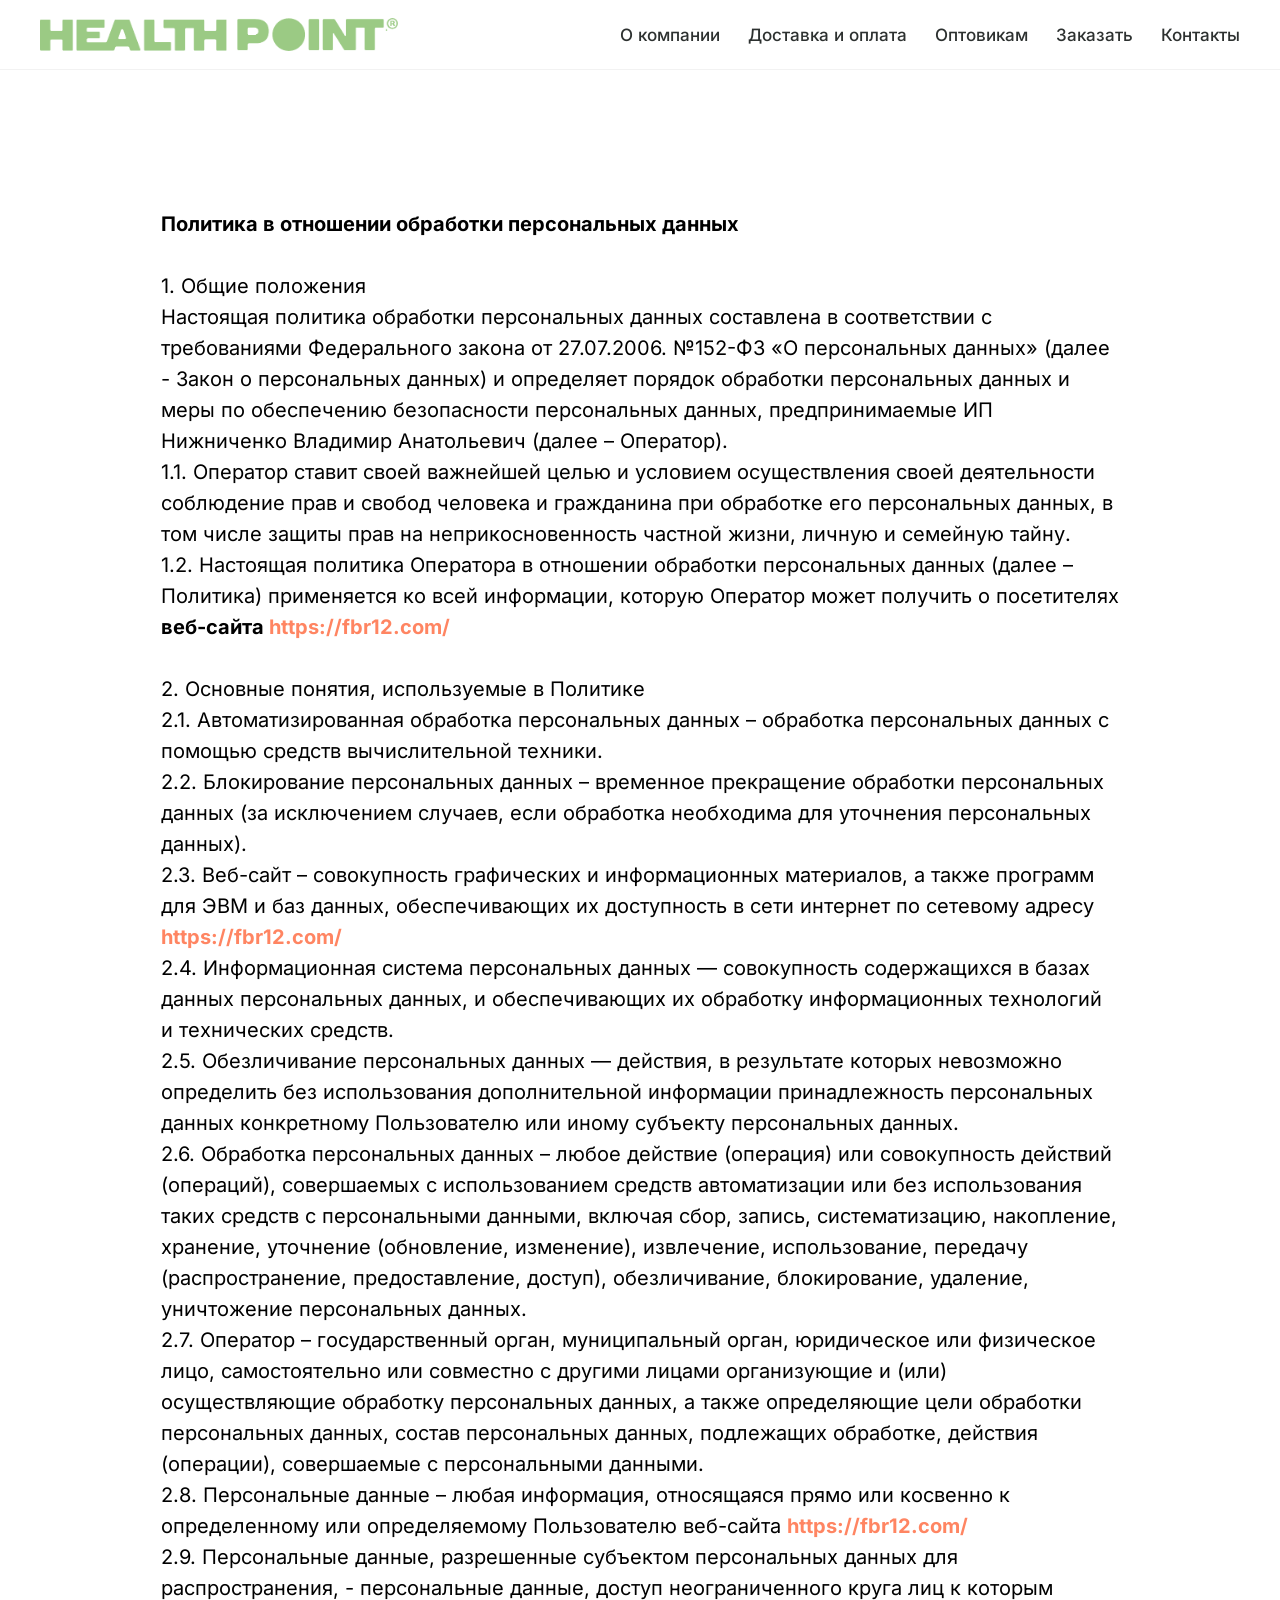
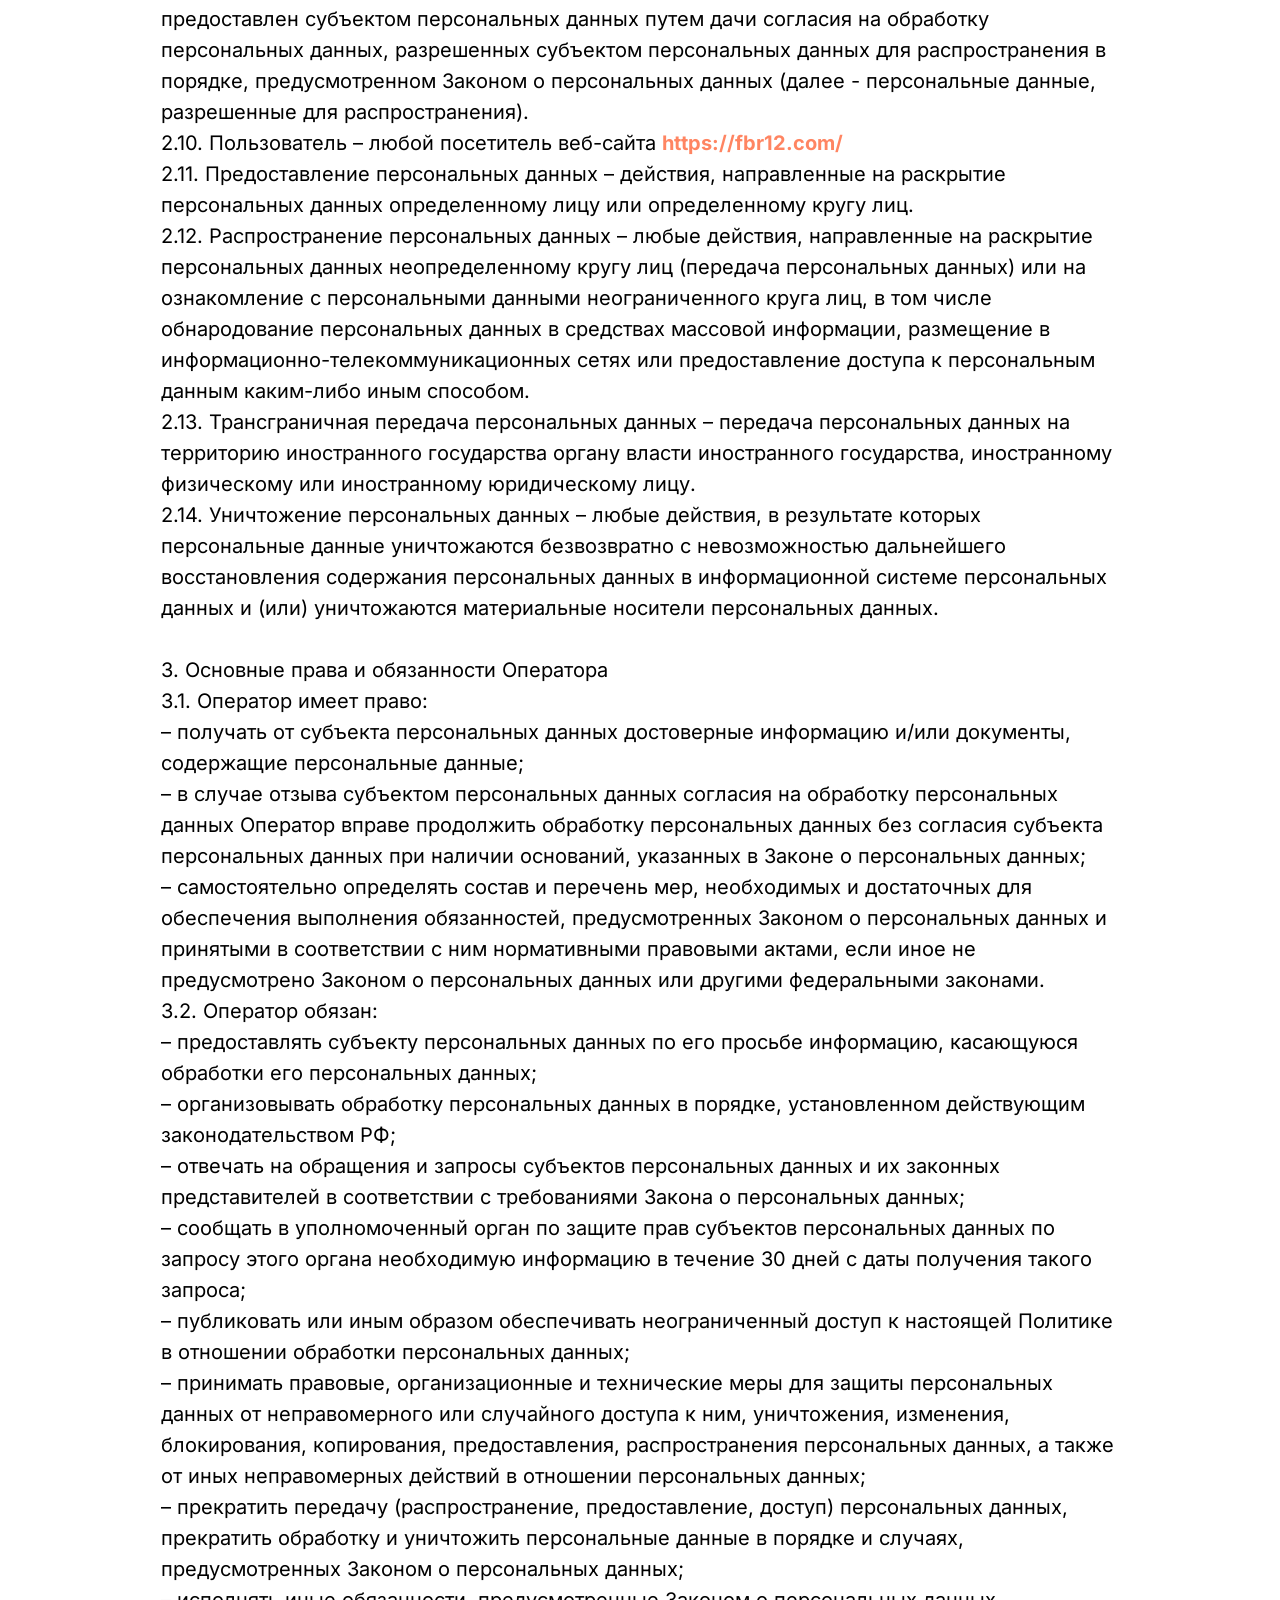
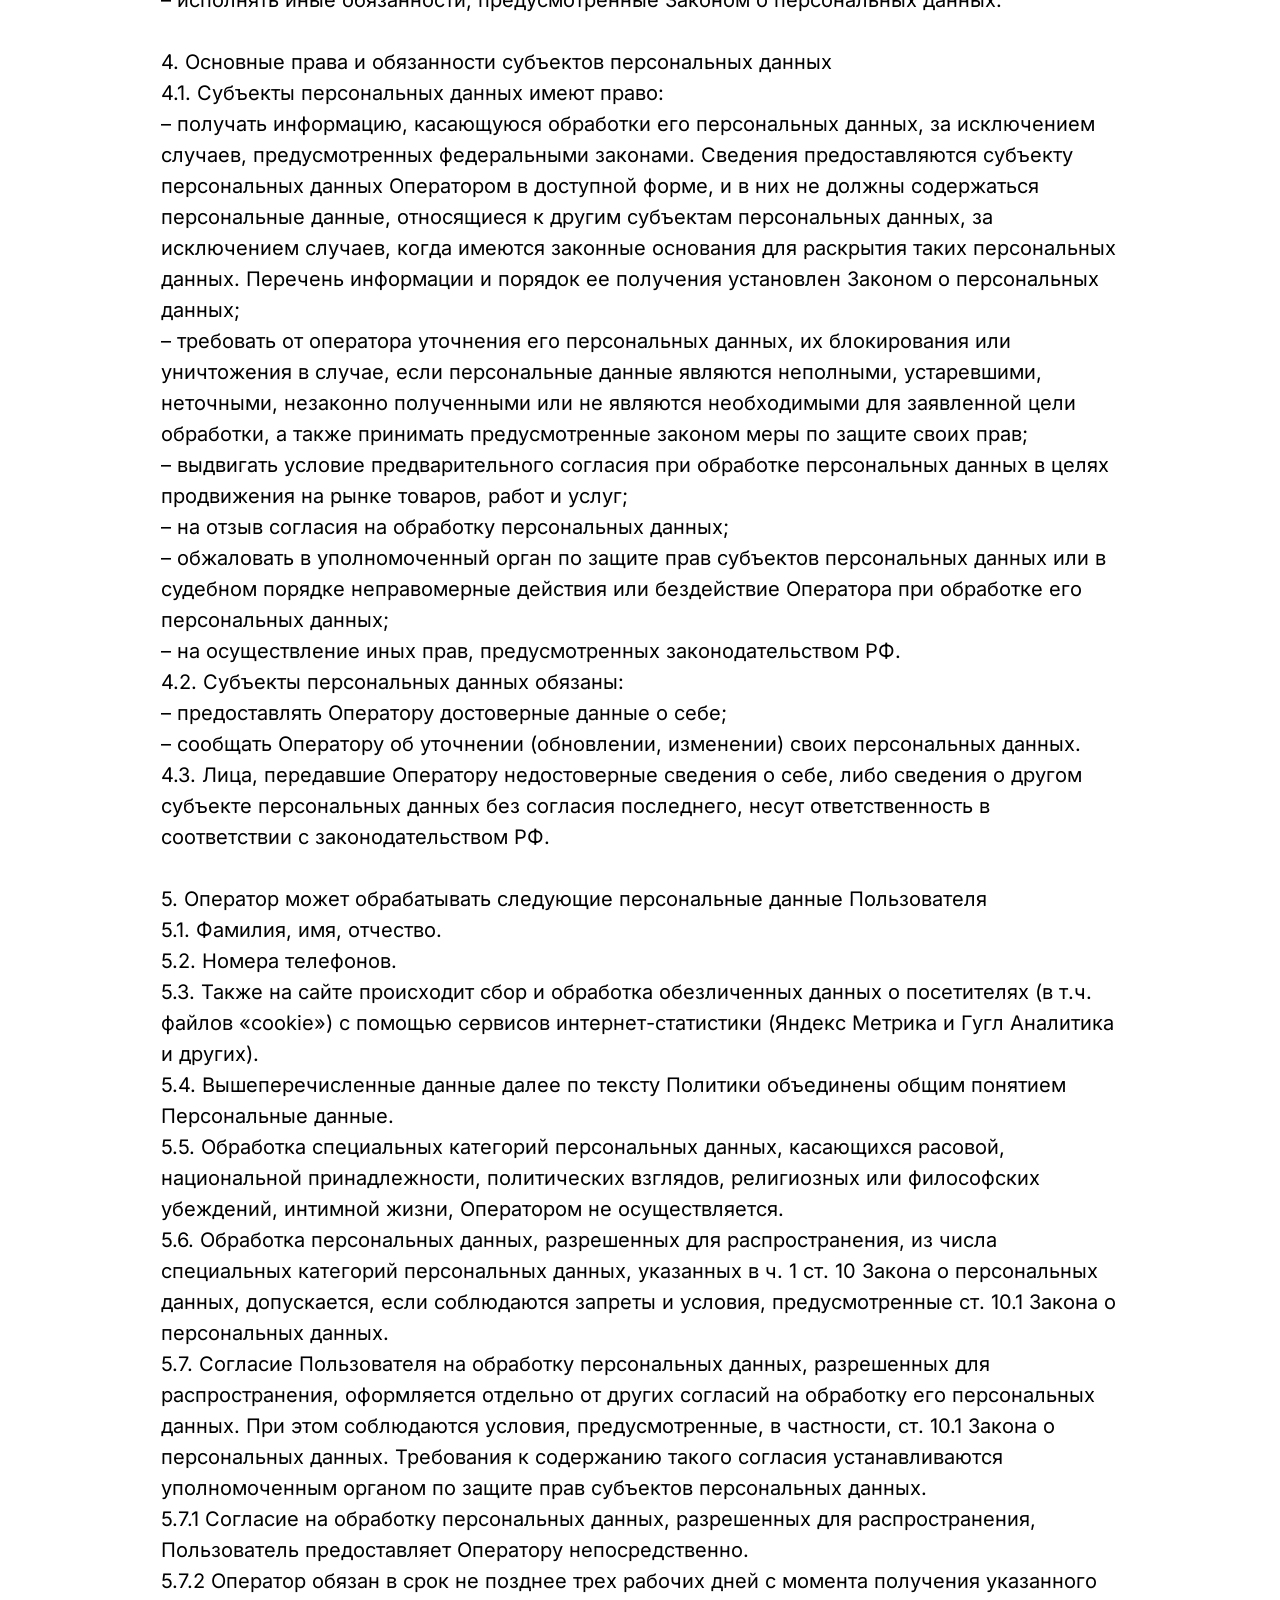
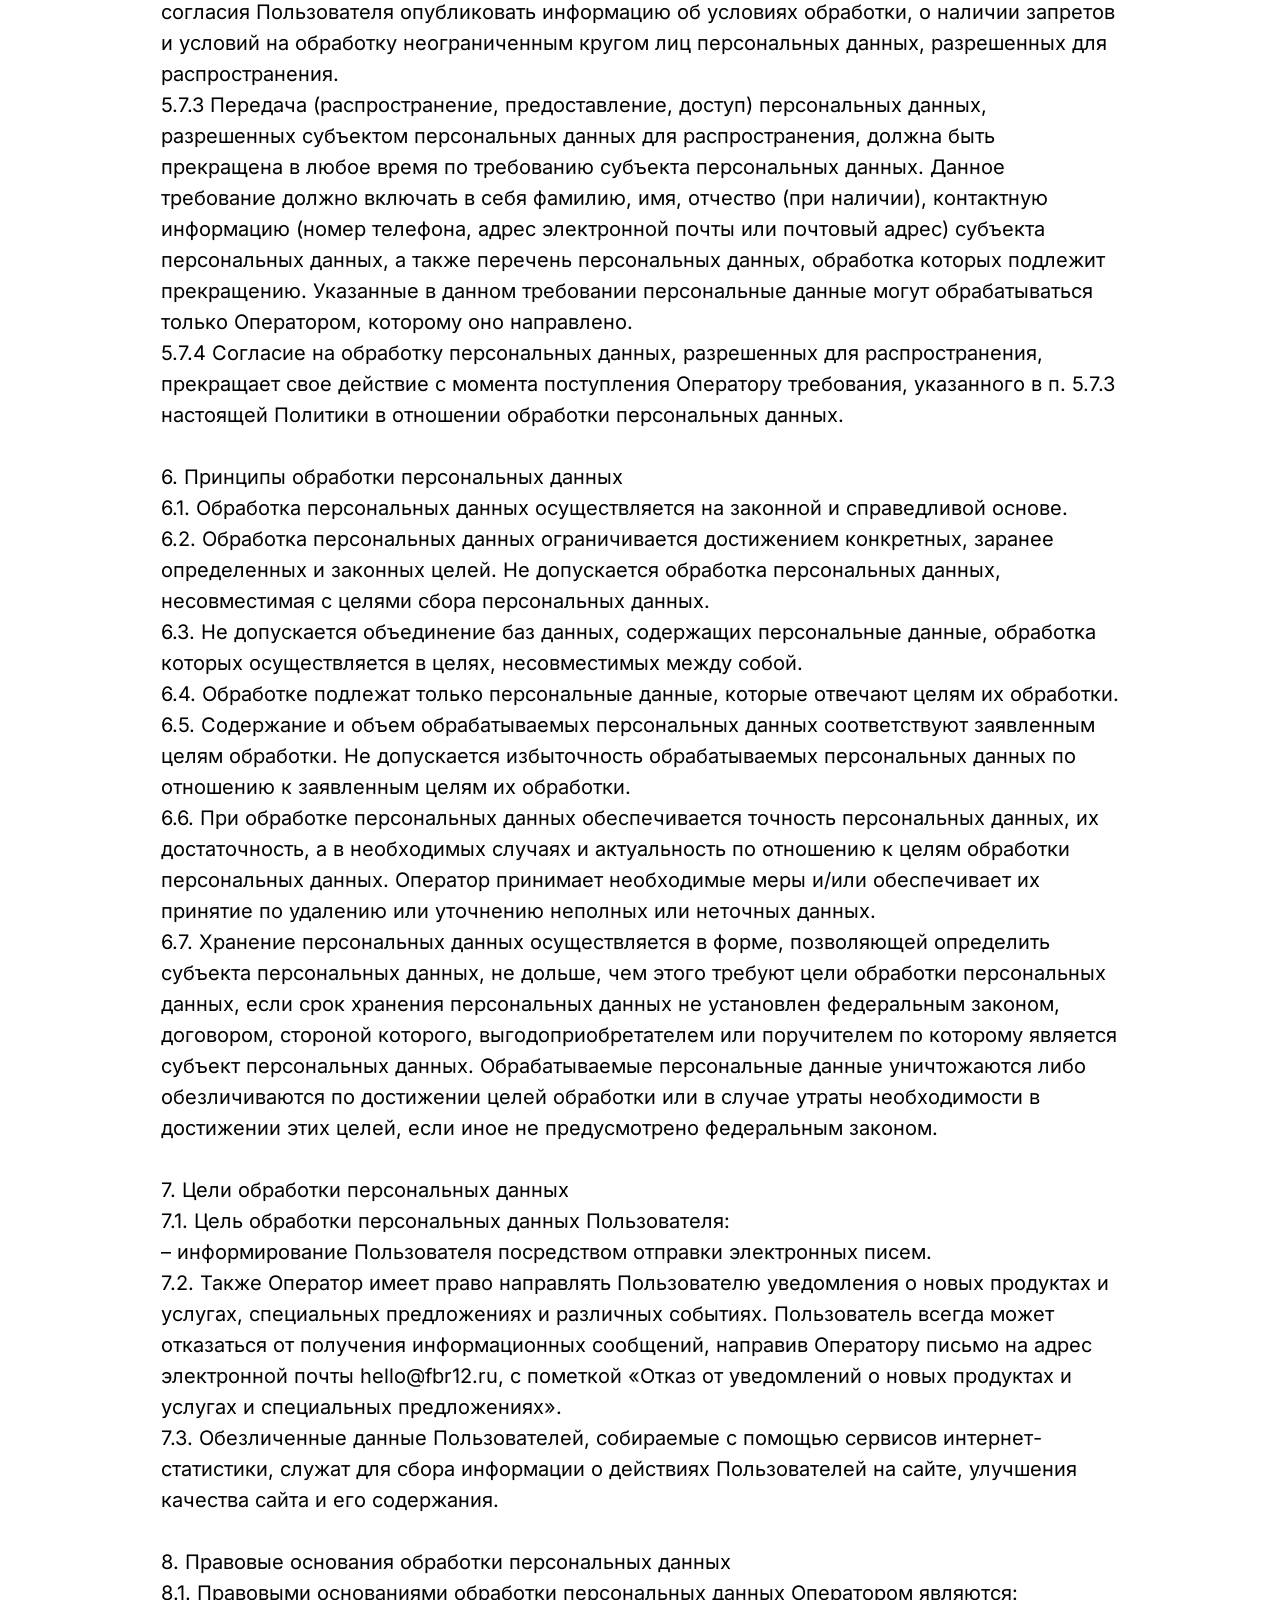
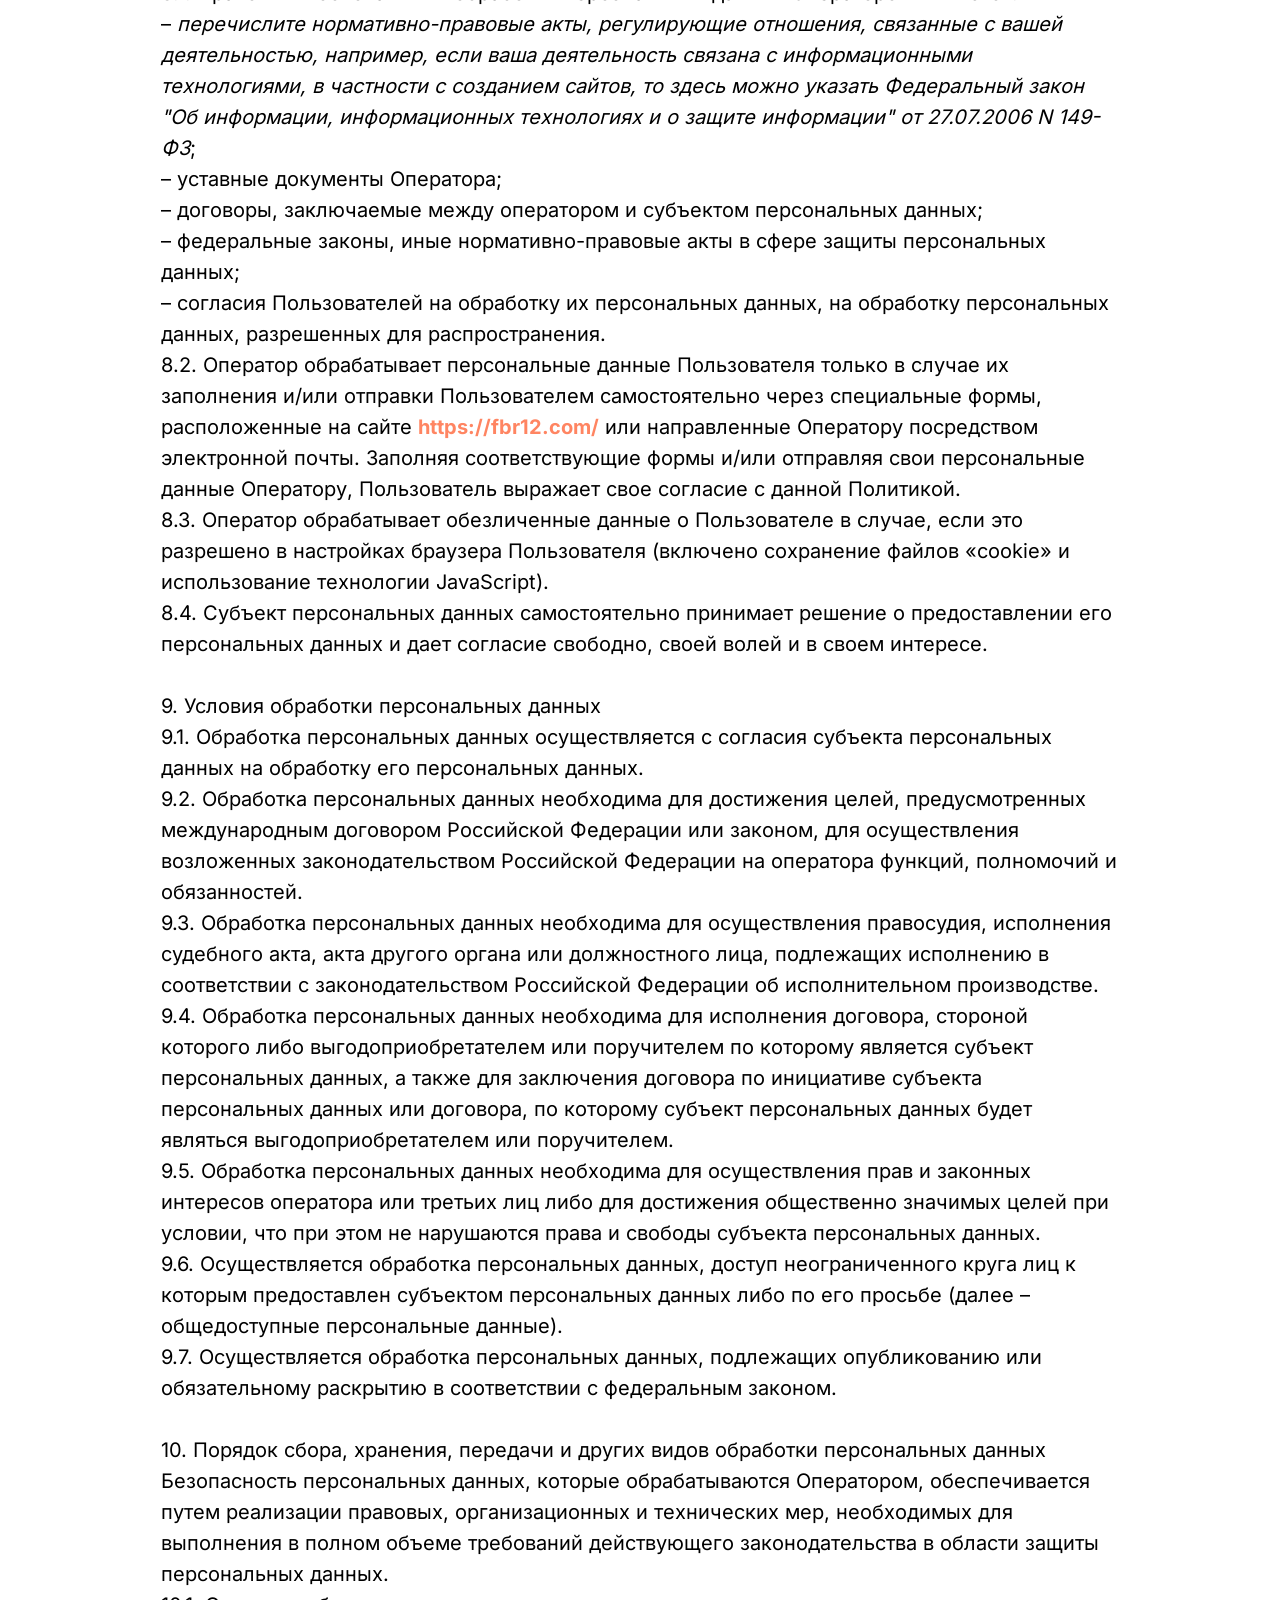
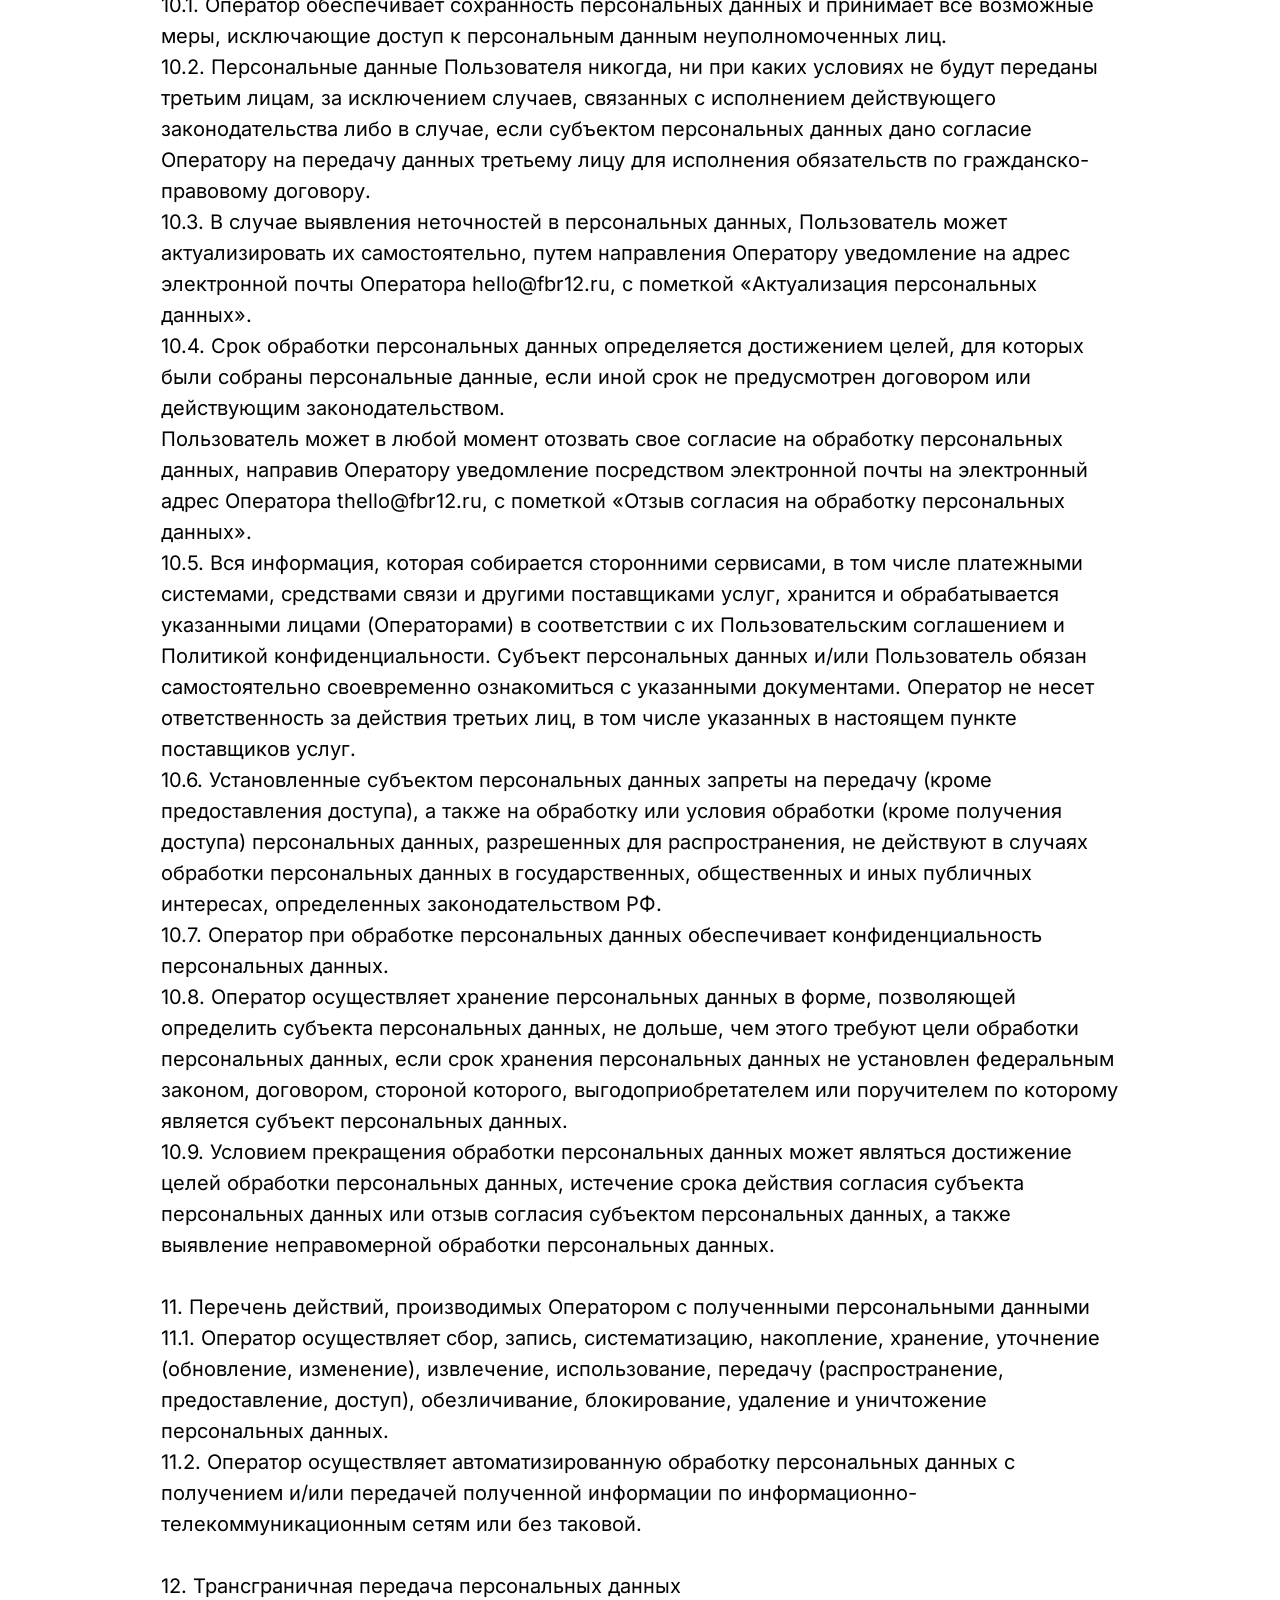
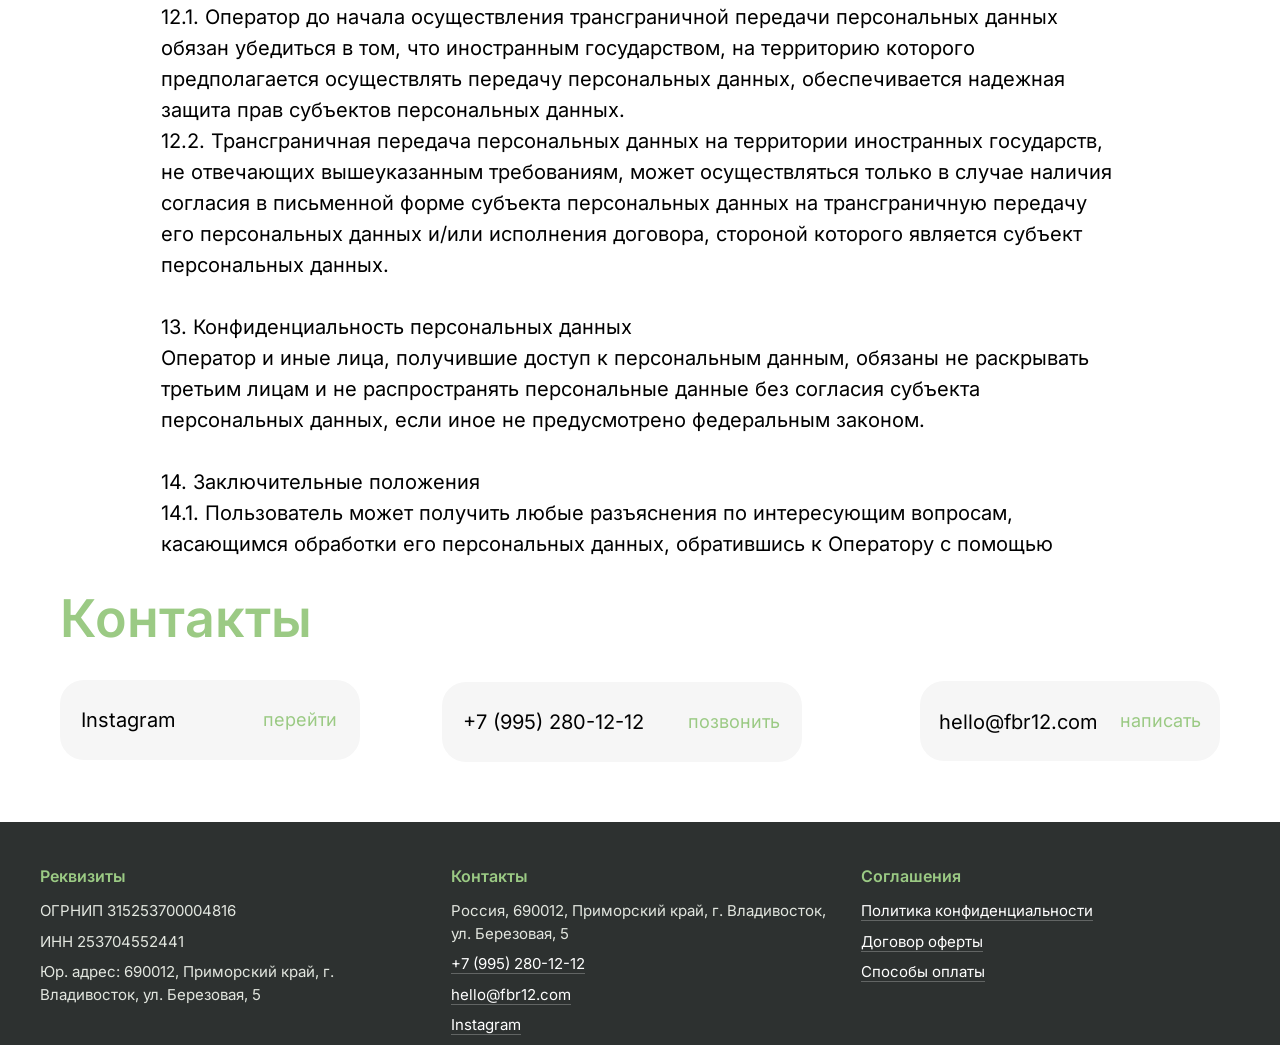
<file: policy.html>
<!DOCTYPE html>
<html lang="ru"> <head> <meta charset="utf-8"/> <meta content="text/html; charset=utf-8" http-equiv="Content-Type"/> <meta content="width=device-width, initial-scale=1.0" name="viewport"/>  <title>Политика обработки данных</title> <meta content="https://fbr12.com/policy" property="og:url"/> <meta content="Политика обработки данных" property="og:title"/> <meta content="" property="og:description"/> <meta content="website" property="og:type"/> <link href="https://fbr12.com/policy" rel="canonical"/>   <meta content="on" http-equiv="x-dns-prefetch-control"/>    <link href="/favicon.ico" rel="shortcut icon" type="image/x-icon"/><link rel="icon" type="image/png" sizes="32x32" href="/favicon-32x32.png"/><link rel="icon" type="image/png" sizes="16x16" href="/favicon-16x16.png"/><link rel="apple-touch-icon" sizes="180x180" href="/apple-touch-icon.png"/>                                  <link as="font" crossorigin="" href="jost-600-cyr.woff2" rel="preload" type="font/woff2"/><link href="base.css" rel="stylesheet"/><link href="p-policy.css" rel="stylesheet"/><link href="custom.css" rel="stylesheet"/></head> <body class="t-body" style="margin:0;">  <header class="site-header"><div class="wrap"><a aria-label="HEALTH POINT" class="brand" href="index.html"><img class="brand-logo" src="logo-healthpoint.png" alt="HEALTH POINT"/></a><nav aria-label="Menu" class="site-nav"><a href="about.html">О компании</a><a href="shipment-payment.html">Доставка и оплата</a><a href="wholesale.html">Оптовикам</a><a href="#order">Заказать</a><a href="#contacts">Контакты</a></nav><button aria-expanded="false" aria-label="menu" class="burger js-burger"><span></span><span></span><span></span></button></div></header><main class="t-records" data-hook="blocks-collection-content-node" id="allrecords">    <div class="r t-rec" data-animationappear="off" data-record-type="396" id="rec462493926" style=" ">   <div class="t396"> <div class="t396__artboard" data-artboard-height="10090" data-artboard-height-res-320="19000" data-artboard-height-res-640="14460" data-artboard-height-res-960="9420" data-artboard-recid="462493926" data-artboard-screens="320,480,640,960,1200" data-artboard-upscale="grid" data-artboard-valign="center"> <div class="t396__carrier" data-artboard-recid="462493926"></div> <div class="t396__filter" data-artboard-recid="462493926"></div> <div class="t396__elem tn-elem tn-elem__4624939261656160213656" data-elem-id="1656160213656" data-elem-type="text" data-field-axisx-value="left" data-field-axisy-value="top" data-field-container-value="grid" data-field-fontsize-res-320-value="16" data-field-fontsize-res-640-value="18" data-field-fontsize-res-960-value="18" data-field-fontsize-value="20" data-field-heightunits-value="" data-field-left-res-320-value="10" data-field-left-res-640-value="70" data-field-left-res-960-value="70" data-field-left-value="121" data-field-leftunits-value="px" data-field-top-res-320-value="90" data-field-top-res-640-value="100" data-field-top-res-960-value="100" data-field-top-value="140" data-field-topunits-value="px" data-field-width-res-320-value="299" data-field-width-res-640-value="500" data-field-width-res-960-value="820" data-field-width-value="958" data-field-widthunits-value="px"> <div class="tn-atom" field="tn_text_1656160213656"><strong>Политика в отношении обработки персональных данных</strong><br/><strong>﻿</strong><br/>1. Общие положения<br/>Настоящая политика обработки персональных данных составлена в соответствии с требованиями Федерального закона от 27.07.2006. №152-ФЗ «О персональных данных» (далее - Закон о персональных данных) и определяет порядок обработки персональных данных и меры по обеспечению безопасности персональных данных, предпринимаемые ИП Нижниченко Владимир Анатольевич (далее – Оператор).<br/>1.1. Оператор ставит своей важнейшей целью и условием осуществления своей деятельности соблюдение прав и свобод человека и гражданина при обработке его персональных данных, в том числе защиты прав на неприкосновенность частной жизни, личную и семейную тайну.<br/>1.2. Настоящая политика Оператора в отношении обработки персональных данных (далее – Политика) применяется ко всей информации, которую Оператор может получить о посетителях <strong>веб-сайта </strong><a href="https://fbr12.com/"><strong>https://fbr12.com/</strong></a><br/><br/>2. Основные понятия, используемые в Политике<br/>2.1. Автоматизированная обработка персональных данных – обработка персональных данных с помощью средств вычислительной техники.<br/>2.2. Блокирование персональных данных – временное прекращение обработки персональных данных (за исключением случаев, если обработка необходима для уточнения персональных данных).<br/>2.3. Веб-сайт – совокупность графических и информационных материалов, а также программ для ЭВМ и баз данных, обеспечивающих их доступность в сети интернет по сетевому адресу<a href="https://guide.lyubov-miroshnichenko.ru/"> </a><a href="https://fbr12.com/"><strong>https://fbr12.com/</strong></a><br/>2.4. Информационная система персональных данных — совокупность содержащихся в базах данных персональных данных, и обеспечивающих их обработку информационных технологий и технических средств.<br/>2.5. Обезличивание персональных данных — действия, в результате которых невозможно определить без использования дополнительной информации принадлежность персональных данных конкретному Пользователю или иному субъекту персональных данных.<br/>2.6. Обработка персональных данных – любое действие (операция) или совокупность действий (операций), совершаемых с использованием средств автоматизации или без использования таких средств с персональными данными, включая сбор, запись, систематизацию, накопление, хранение, уточнение (обновление, изменение), извлечение, использование, передачу (распространение, предоставление, доступ), обезличивание, блокирование, удаление, уничтожение персональных данных.<br/>2.7. Оператор – государственный орган, муниципальный орган, юридическое или физическое лицо, самостоятельно или совместно с другими лицами организующие и (или) осуществляющие обработку персональных данных, а также определяющие цели обработки персональных данных, состав персональных данных, подлежащих обработке, действия (операции), совершаемые с персональными данными.<br/>2.8. Персональные данные – любая информация, относящаяся прямо или косвенно к определенному или определяемому Пользователю веб-сайта<a href="https://guide.lyubov-miroshnichenko.ru/"> </a><a href="https://fbr12.com/"><strong>https://fbr12.com/</strong></a><br/>2.9. Персональные данные, разрешенные субъектом персональных данных для распространения, - персональные данные, доступ неограниченного круга лиц к которым предоставлен субъектом персональных данных путем дачи согласия на обработку персональных данных, разрешенных субъектом персональных данных для распространения в порядке, предусмотренном Законом о персональных данных (далее - персональные данные, разрешенные для распространения).<br/>2.10. Пользователь – любой посетитель веб-сайта<a href="https://guide.lyubov-miroshnichenko.ru/"> </a><a href="https://fbr12.com/"><strong>https://fbr12.com/</strong></a><br/>2.11. Предоставление персональных данных – действия, направленные на раскрытие персональных данных определенному лицу или определенному кругу лиц.<br/>2.12. Распространение персональных данных – любые действия, направленные на раскрытие персональных данных неопределенному кругу лиц (передача персональных данных) или на ознакомление с персональными данными неограниченного круга лиц, в том числе обнародование персональных данных в средствах массовой информации, размещение в информационно-телекоммуникационных сетях или предоставление доступа к персональным данным каким-либо иным способом.<br/>2.13. Трансграничная передача персональных данных – передача персональных данных на территорию иностранного государства органу власти иностранного государства, иностранному физическому или иностранному юридическому лицу.<br/>2.14. Уничтожение персональных данных – любые действия, в результате которых персональные данные уничтожаются безвозвратно с невозможностью дальнейшего восстановления содержания персональных данных в информационной системе персональных данных и (или) уничтожаются материальные носители персональных данных.<br/><br/>3. Основные права и обязанности Оператора<br/>3.1. Оператор имеет право:<br/>– получать от субъекта персональных данных достоверные информацию и/или документы, содержащие персональные данные;<br/>– в случае отзыва субъектом персональных данных согласия на обработку персональных данных Оператор вправе продолжить обработку персональных данных без согласия субъекта персональных данных при наличии оснований, указанных в Законе о персональных данных;<br/>– самостоятельно определять состав и перечень мер, необходимых и достаточных для обеспечения выполнения обязанностей, предусмотренных Законом о персональных данных и принятыми в соответствии с ним нормативными правовыми актами, если иное не предусмотрено Законом о персональных данных или другими федеральными законами.<br/>3.2. Оператор обязан:<br/>– предоставлять субъекту персональных данных по его просьбе информацию, касающуюся обработки его персональных данных;<br/>– организовывать обработку персональных данных в порядке, установленном действующим законодательством РФ;<br/>– отвечать на обращения и запросы субъектов персональных данных и их законных представителей в соответствии с требованиями Закона о персональных данных;<br/>– сообщать в уполномоченный орган по защите прав субъектов персональных данных по запросу этого органа необходимую информацию в течение 30 дней с даты получения такого запроса;<br/>– публиковать или иным образом обеспечивать неограниченный доступ к настоящей Политике в отношении обработки персональных данных;<br/>– принимать правовые, организационные и технические меры для защиты персональных данных от неправомерного или случайного доступа к ним, уничтожения, изменения, блокирования, копирования, предоставления, распространения персональных данных, а также от иных неправомерных действий в отношении персональных данных;<br/>– прекратить передачу (распространение, предоставление, доступ) персональных данных, прекратить обработку и уничтожить персональные данные в порядке и случаях, предусмотренных Законом о персональных данных;<br/>– исполнять иные обязанности, предусмотренные Законом о персональных данных.<br/><br/>4. Основные права и обязанности субъектов персональных данных<br/>4.1. Субъекты персональных данных имеют право:<br/>– получать информацию, касающуюся обработки его персональных данных, за исключением случаев, предусмотренных федеральными законами. Сведения предоставляются субъекту персональных данных Оператором в доступной форме, и в них не должны содержаться персональные данные, относящиеся к другим субъектам персональных данных, за исключением случаев, когда имеются законные основания для раскрытия таких персональных данных. Перечень информации и порядок ее получения установлен Законом о персональных данных;<br/>– требовать от оператора уточнения его персональных данных, их блокирования или уничтожения в случае, если персональные данные являются неполными, устаревшими, неточными, незаконно полученными или не являются необходимыми для заявленной цели обработки, а также принимать предусмотренные законом меры по защите своих прав;<br/>– выдвигать условие предварительного согласия при обработке персональных данных в целях продвижения на рынке товаров, работ и услуг;<br/>– на отзыв согласия на обработку персональных данных;<br/>– обжаловать в уполномоченный орган по защите прав субъектов персональных данных или в судебном порядке неправомерные действия или бездействие Оператора при обработке его персональных данных;<br/>– на осуществление иных прав, предусмотренных законодательством РФ.<br/>4.2. Субъекты персональных данных обязаны:<br/>– предоставлять Оператору достоверные данные о себе;<br/>– сообщать Оператору об уточнении (обновлении, изменении) своих персональных данных.<br/>4.3. Лица, передавшие Оператору недостоверные сведения о себе, либо сведения о другом субъекте персональных данных без согласия последнего, несут ответственность в соответствии с законодательством РФ.<br/><br/>5. Оператор может обрабатывать следующие персональные данные Пользователя<br/>5.1. Фамилия, имя, отчество.<br/>5.2. Номера телефонов.<br/>5.3. Также на сайте происходит сбор и обработка обезличенных данных о посетителях (в т.ч. файлов «cookie») с помощью сервисов интернет-статистики (Яндекс Метрика и Гугл Аналитика и других).<br/>5.4. Вышеперечисленные данные далее по тексту Политики объединены общим понятием Персональные данные.<br/>5.5. Обработка специальных категорий персональных данных, касающихся расовой, национальной принадлежности, политических взглядов, религиозных или философских убеждений, интимной жизни, Оператором не осуществляется.<br/>5.6. Обработка персональных данных, разрешенных для распространения, из числа специальных категорий персональных данных, указанных в ч. 1 ст. 10 Закона о персональных данных, допускается, если соблюдаются запреты и условия, предусмотренные ст. 10.1 Закона о персональных данных.<br/>5.7. Согласие Пользователя на обработку персональных данных, разрешенных для распространения, оформляется отдельно от других согласий на обработку его персональных данных. При этом соблюдаются условия, предусмотренные, в частности, ст. 10.1 Закона о персональных данных. Требования к содержанию такого согласия устанавливаются уполномоченным органом по защите прав субъектов персональных данных.<br/>5.7.1 Согласие на обработку персональных данных, разрешенных для распространения, Пользователь предоставляет Оператору непосредственно.<br/>5.7.2 Оператор обязан в срок не позднее трех рабочих дней с момента получения указанного согласия Пользователя опубликовать информацию об условиях обработки, о наличии запретов и условий на обработку неограниченным кругом лиц персональных данных, разрешенных для распространения.<br/>5.7.3 Передача (распространение, предоставление, доступ) персональных данных, разрешенных субъектом персональных данных для распространения, должна быть прекращена в любое время по требованию субъекта персональных данных. Данное требование должно включать в себя фамилию, имя, отчество (при наличии), контактную информацию (номер телефона, адрес электронной почты или почтовый адрес) субъекта персональных данных, а также перечень персональных данных, обработка которых подлежит прекращению. Указанные в данном требовании персональные данные могут обрабатываться только Оператором, которому оно направлено.<br/>5.7.4 Согласие на обработку персональных данных, разрешенных для распространения, прекращает свое действие с момента поступления Оператору требования, указанного в п. 5.7.3 настоящей Политики в отношении обработки персональных данных.<br/><br/>6. Принципы обработки персональных данных<br/>6.1. Обработка персональных данных осуществляется на законной и справедливой основе.<br/>6.2. Обработка персональных данных ограничивается достижением конкретных, заранее определенных и законных целей. Не допускается обработка персональных данных, несовместимая с целями сбора персональных данных.<br/>6.3. Не допускается объединение баз данных, содержащих персональные данные, обработка которых осуществляется в целях, несовместимых между собой.<br/>6.4. Обработке подлежат только персональные данные, которые отвечают целям их обработки.<br/>6.5. Содержание и объем обрабатываемых персональных данных соответствуют заявленным целям обработки. Не допускается избыточность обрабатываемых персональных данных по отношению к заявленным целям их обработки.<br/>6.6. При обработке персональных данных обеспечивается точность персональных данных, их достаточность, а в необходимых случаях и актуальность по отношению к целям обработки персональных данных. Оператор принимает необходимые меры и/или обеспечивает их принятие по удалению или уточнению неполных или неточных данных.<br/>6.7. Хранение персональных данных осуществляется в форме, позволяющей определить субъекта персональных данных, не дольше, чем этого требуют цели обработки персональных данных, если срок хранения персональных данных не установлен федеральным законом, договором, стороной которого, выгодоприобретателем или поручителем по которому является субъект персональных данных. Обрабатываемые персональные данные уничтожаются либо обезличиваются по достижении целей обработки или в случае утраты необходимости в достижении этих целей, если иное не предусмотрено федеральным законом.<br/><br/>7. Цели обработки персональных данных<br/>7.1. Цель обработки персональных данных Пользователя:<br/>– информирование Пользователя посредством отправки электронных писем.<br/>7.2. Также Оператор имеет право направлять Пользователю уведомления о новых продуктах и услугах, специальных предложениях и различных событиях. Пользователь всегда может отказаться от получения информационных сообщений, направив Оператору письмо на адрес электронной почты hello@fbr12.ru, с пометкой «Отказ от уведомлений о новых продуктах и услугах и специальных предложениях».<br/>7.3. Обезличенные данные Пользователей, собираемые с помощью сервисов интернет-статистики, служат для сбора информации о действиях Пользователей на сайте, улучшения качества сайта и его содержания.<br/><br/>8. Правовые основания обработки персональных данных<br/>8.1. Правовыми основаниями обработки персональных данных Оператором являются:<br/>– <em>перечислите нормативно-правовые акты, регулирующие отношения, связанные с вашей деятельностью, например, если ваша деятельность связана с информационными технологиями, в частности с созданием сайтов, то здесь можно указать Федеральный закон "Об информации, информационных технологиях и о защите информации" от 27.07.2006 N 149-ФЗ</em>;<br/>– уставные документы Оператора;<br/>– договоры, заключаемые между оператором и субъектом персональных данных;<br/>– федеральные законы, иные нормативно-правовые акты в сфере защиты персональных данных;<br/>– согласия Пользователей на обработку их персональных данных, на обработку персональных данных, разрешенных для распространения.<br/>8.2. Оператор обрабатывает персональные данные Пользователя только в случае их заполнения и/или отправки Пользователем самостоятельно через специальные формы, расположенные на сайте<a href="https://fbr12.com/"> </a><a href="https://fbr12.com/"><strong>https://fbr12.com/</strong></a> или направленные Оператору посредством электронной почты. Заполняя соответствующие формы и/или отправляя свои персональные данные Оператору, Пользователь выражает свое согласие с данной Политикой.<br/>8.3. Оператор обрабатывает обезличенные данные о Пользователе в случае, если это разрешено в настройках браузера Пользователя (включено сохранение файлов «cookie» и использование технологии JavaScript).<br/>8.4. Субъект персональных данных самостоятельно принимает решение о предоставлении его персональных данных и дает согласие свободно, своей волей и в своем интересе.<br/><br/>9. Условия обработки персональных данных<br/>9.1. Обработка персональных данных осуществляется с согласия субъекта персональных данных на обработку его персональных данных.<br/>9.2. Обработка персональных данных необходима для достижения целей, предусмотренных международным договором Российской Федерации или законом, для осуществления возложенных законодательством Российской Федерации на оператора функций, полномочий и обязанностей.<br/>9.3. Обработка персональных данных необходима для осуществления правосудия, исполнения судебного акта, акта другого органа или должностного лица, подлежащих исполнению в соответствии с законодательством Российской Федерации об исполнительном производстве.<br/>9.4. Обработка персональных данных необходима для исполнения договора, стороной которого либо выгодоприобретателем или поручителем по которому является субъект персональных данных, а также для заключения договора по инициативе субъекта персональных данных или договора, по которому субъект персональных данных будет являться выгодоприобретателем или поручителем.<br/>9.5. Обработка персональных данных необходима для осуществления прав и законных интересов оператора или третьих лиц либо для достижения общественно значимых целей при условии, что при этом не нарушаются права и свободы субъекта персональных данных.<br/>9.6. Осуществляется обработка персональных данных, доступ неограниченного круга лиц к которым предоставлен субъектом персональных данных либо по его просьбе (далее – общедоступные персональные данные).<br/>9.7. Осуществляется обработка персональных данных, подлежащих опубликованию или обязательному раскрытию в соответствии с федеральным законом.<br/><br/>10. Порядок сбора, хранения, передачи и других видов обработки персональных данных<br/>Безопасность персональных данных, которые обрабатываются Оператором, обеспечивается путем реализации правовых, организационных и технических мер, необходимых для выполнения в полном объеме требований действующего законодательства в области защиты персональных данных.<br/>10.1. Оператор обеспечивает сохранность персональных данных и принимает все возможные меры, исключающие доступ к персональным данным неуполномоченных лиц.<br/>10.2. Персональные данные Пользователя никогда, ни при каких условиях не будут переданы третьим лицам, за исключением случаев, связанных с исполнением действующего законодательства либо в случае, если субъектом персональных данных дано согласие Оператору на передачу данных третьему лицу для исполнения обязательств по гражданско-правовому договору.<br/>10.3. В случае выявления неточностей в персональных данных, Пользователь может актуализировать их самостоятельно, путем направления Оператору уведомление на адрес электронной почты Оператора hello@fbr12.ru, с пометкой «Актуализация персональных данных».<br/>10.4. Срок обработки персональных данных определяется достижением целей, для которых были собраны персональные данные, если иной срок не предусмотрен договором или действующим законодательством.<br/>Пользователь может в любой момент отозвать свое согласие на обработку персональных данных, направив Оператору уведомление посредством электронной почты на электронный адрес Оператора thello@fbr12.ru, с пометкой «Отзыв согласия на обработку персональных данных».<br/>10.5. Вся информация, которая собирается сторонними сервисами, в том числе платежными системами, средствами связи и другими поставщиками услуг, хранится и обрабатывается указанными лицами (Операторами) в соответствии с их Пользовательским соглашением и Политикой конфиденциальности. Субъект персональных данных и/или Пользователь обязан самостоятельно своевременно ознакомиться с указанными документами. Оператор не несет ответственность за действия третьих лиц, в том числе указанных в настоящем пункте поставщиков услуг.<br/>10.6. Установленные субъектом персональных данных запреты на передачу (кроме предоставления доступа), а также на обработку или условия обработки (кроме получения доступа) персональных данных, разрешенных для распространения, не действуют в случаях обработки персональных данных в государственных, общественных и иных публичных интересах, определенных законодательством РФ.<br/>10.7. Оператор при обработке персональных данных обеспечивает конфиденциальность персональных данных.<br/>10.8. Оператор осуществляет хранение персональных данных в форме, позволяющей определить субъекта персональных данных, не дольше, чем этого требуют цели обработки персональных данных, если срок хранения персональных данных не установлен федеральным законом, договором, стороной которого, выгодоприобретателем или поручителем по которому является субъект персональных данных.<br/>10.9. Условием прекращения обработки персональных данных может являться достижение целей обработки персональных данных, истечение срока действия согласия субъекта персональных данных или отзыв согласия субъектом персональных данных, а также выявление неправомерной обработки персональных данных.<br/><br/>11. Перечень действий, производимых Оператором с полученными персональными данными<br/>11.1. Оператор осуществляет сбор, запись, систематизацию, накопление, хранение, уточнение (обновление, изменение), извлечение, использование, передачу (распространение, предоставление, доступ), обезличивание, блокирование, удаление и уничтожение персональных данных.<br/>11.2. Оператор осуществляет автоматизированную обработку персональных данных с получением и/или передачей полученной информации по информационно-телекоммуникационным сетям или без таковой.<br/><br/>12. Трансграничная передача персональных данных<br/>12.1. Оператор до начала осуществления трансграничной передачи персональных данных обязан убедиться в том, что иностранным государством, на территорию которого предполагается осуществлять передачу персональных данных, обеспечивается надежная защита прав субъектов персональных данных.<br/>12.2. Трансграничная передача персональных данных на территории иностранных государств, не отвечающих вышеуказанным требованиям, может осуществляться только в случае наличия согласия в письменной форме субъекта персональных данных на трансграничную передачу его персональных данных и/или исполнения договора, стороной которого является субъект персональных данных.<br/><br/>13. Конфиденциальность персональных данных<br/>Оператор и иные лица, получившие доступ к персональным данным, обязаны не раскрывать третьим лицам и не распространять персональные данные без согласия субъекта персональных данных, если иное не предусмотрено федеральным законом.<br/><br/>14. Заключительные положения<br/>14.1. Пользователь может получить любые разъяснения по интересующим вопросам, касающимся обработки его персональных данных, обратившись к Оператору с помощью электронной почты hello@fbr12.ru<br/>14.2. В данном документе будут отражены любые изменения политики обработки персональных данных Оператором. Политика действует бессрочно до замены ее новой версией.<br/>14.3. Актуальная версия Политики в свободном доступе расположена в сети Интернет по адресу<a href="https://guide.lyubov-miroshnichenko.ru/"> </a><a href="https://fbr12.com//policy"><strong>https://fbr12.com/policy</strong></a><br/><br/><br/></div> </div> </div> </div>   </div>  <div class="m-contacts"><h2 class="m-contacts__h">Контакты</h2><a class="m-cbtn" href="https://www.instagram.com/fbr12com/" target="_blank" rel="noopener">Instagram</a><a class="m-cbtn" href="tel:+79952801212">+7 (995) 280-12-12</a><a class="m-cbtn" href="mailto:hello@fbr12.com">hello@fbr12.com</a></div><footer class="t-records" data-hook="blocks-collection-content-node" id="t-footer"> <div class="r t-rec t-rec_pt_0" data-record-type="215" id="rec462503803" style="padding-top:0px; "> <a name="about" style="font-size:0;"></a> </div> <div class="r t-rec" data-record-type="396" id="rec458581851" style=" "><span class="scroll-anchor" id="contacts"></span>   <div class="t396"> <div class="t396__artboard" data-artboard-height="90" data-artboard-height-res-320="80" data-artboard-recid="458581851" data-artboard-screens="320,480,640,960,1200" data-artboard-upscale="grid" data-artboard-valign="center"> <div class="t396__carrier" data-artboard-recid="458581851"></div> <div class="t396__filter" data-artboard-recid="458581851"></div> <div class="t396__elem tn-elem tn-elem__4585818511645414046238" data-elem-id="1645414046238" data-elem-type="text" data-field-axisx-value="left" data-field-axisy-value="top" data-field-container-res-320-value="window" data-field-container-value="grid" data-field-fontsize-res-320-value="24" data-field-fontsize-value="52" data-field-heightunits-value="" data-field-left-res-320-value="16" data-field-left-value="20" data-field-leftunits-value="px" data-field-top-res-320-value="49" data-field-top-value="20" data-field-topunits-value="px" data-field-width-res-320-value="310" data-field-width-value="696" data-field-widthunits-value="px"> <div class="tn-atom" field="tn_text_1645414046238">Контакты</div> </div> </div> </div>   </div> <div class="r t-rec t-rec_pt_30 t-rec_pb_60" data-record-type="396" id="rec425260438" style="padding-top:30px;padding-bottom:60px; ">   <div class="t396"> <div class="t396__artboard" data-artboard-height="83" data-artboard-height-res-320="226" data-artboard-height-res-640="200" data-artboard-height-res-960="130" data-artboard-recid="425260438" data-artboard-screens="320,480,640,960,1200" data-artboard-upscale="grid" data-artboard-valign="center"> <div class="t396__carrier" data-artboard-recid="425260438"></div> <div class="t396__filter" data-artboard-recid="425260438"></div> <div class="t396__elem tn-elem tn-elem__4252604381645250748506" data-elem-id="1645250748506" data-elem-type="shape" data-field-axisx-value="left" data-field-axisy-value="top" data-field-container-res-320-value="window" data-field-container-value="grid" data-field-height-res-320-value="58" data-field-height-res-640-value="58" data-field-height-res-960-value="48" data-field-height-value="80" data-field-heightunits-value="px" data-field-left-res-320-value="16" data-field-left-res-640-value="310" data-field-left-res-960-value="336" data-field-left-value="402" data-field-leftunits-value="px" data-field-top-res-320-value="82" data-field-top-res-640-value="26" data-field-top-res-960-value="41" data-field-top-value="3" data-field-topunits-value="px" data-field-width-res-320-value="90" data-field-width-res-640-value="292" data-field-width-res-960-value="289" data-field-width-value="360" data-field-widthunits-res-320-value="%" data-field-widthunits-value="px"> <a class="tn-atom" href="tel:+79952801212" target="_blank"> </a> </div> <div class="t396__elem tn-elem tn-elem__4252604381645411101775" data-elem-id="1645411101775" data-elem-type="text" data-field-axisx-value="left" data-field-axisy-value="top" data-field-container-res-320-value="window" data-field-container-value="grid" data-field-fontsize-res-320-value="16" data-field-fontsize-res-640-value="16" data-field-fontsize-res-960-value="16" data-field-fontsize-value="20" data-field-heightunits-value="" data-field-left-res-320-value="42" data-field-left-res-640-value="328" data-field-left-res-960-value="357" data-field-left-value="423" data-field-leftunits-value="px" data-field-top-res-320-value="99" data-field-top-res-640-value="43" data-field-top-res-960-value="53" data-field-top-value="28" data-field-topunits-value="px" data-field-width-res-320-value="168" data-field-width-res-640-value="138" data-field-width-res-960-value="139" data-field-width-value="186" data-field-widthunits-value="px"> <div class="tn-atom"><a href="tel:+79952801212" style="color: inherit" target="_blank">+7 (995) 280-12-12</a></div> </div> <div class="t396__elem tn-elem tn-elem__4252604381645250717835" data-elem-id="1645250717835" data-elem-type="shape" data-field-axisx-value="left" data-field-axisy-value="top" data-field-container-res-320-value="window" data-field-container-value="grid" data-field-height-res-320-value="58" data-field-height-res-640-value="58" data-field-height-res-960-value="48" data-field-height-value="80" data-field-heightunits-value="px" data-field-left-res-320-value="16" data-field-left-res-640-value="39" data-field-left-res-960-value="12" data-field-left-value="20" data-field-leftunits-value="px" data-field-top-res-320-value="1" data-field-top-res-640-value="26" data-field-top-res-960-value="41" data-field-top-value="1" data-field-topunits-value="px" data-field-width-res-320-value="90" data-field-width-res-640-value="223" data-field-width-res-960-value="230" data-field-width-value="300" data-field-widthunits-res-320-value="%" data-field-widthunits-value="px"> <a class="tn-atom" href="https://www.instagram.com/fbr12com/" target="_blank"> </a> </div> <div class="t396__elem tn-elem tn-elem__4252604381645410981703" data-elem-id="1645410981703" data-elem-type="text" data-field-axisx-res-320-value="left" data-field-axisx-value="left" data-field-axisy-value="top" data-field-container-res-320-value="window" data-field-container-value="grid" data-field-fontsize-res-320-value="16" data-field-fontsize-res-640-value="16" data-field-fontsize-res-960-value="16" data-field-fontsize-value="20" data-field-heightunits-value="" data-field-left-res-320-value="42" data-field-left-res-640-value="60" data-field-left-res-960-value="33" data-field-left-value="41" data-field-leftunits-value="px" data-field-top-res-320-value="17" data-field-top-res-640-value="43" data-field-top-res-960-value="53" data-field-top-value="26" data-field-topunits-value="px" data-field-width-res-320-value="79" data-field-width-res-640-value="81" data-field-width-res-960-value="81" data-field-width-value="99" data-field-widthunits-value="px"> <div class="tn-atom"><a href="https://www.instagram.com/fbr12com/" style="color: inherit" target="_blank">Instagram</a></div> </div> <div class="t396__elem tn-elem tn-elem__4252604381645411028720" data-elem-id="1645411028720" data-elem-type="text" data-field-axisx-res-320-value="right" data-field-axisx-value="left" data-field-axisy-value="top" data-field-container-res-320-value="window" data-field-container-value="grid" data-field-fontsize-res-320-value="14" data-field-fontsize-res-640-value="14" data-field-fontsize-res-960-value="14" data-field-fontsize-value="18" data-field-heightunits-value="" data-field-left-res-320-value="-44" data-field-left-res-640-value="189" data-field-left-res-960-value="162" data-field-left-value="223" data-field-leftunits-value="px" data-field-top-res-320-value="18" data-field-top-res-640-value="44" data-field-top-res-960-value="54" data-field-top-value="27" data-field-topunits-value="px" data-field-width-res-320-value="54" data-field-width-res-640-value="56" data-field-width-res-960-value="56" data-field-width-value="77" data-field-widthunits-value="px"> <div class="tn-atom"><a href="https://www.instagram.com/fbr12com/" style="color: inherit" target="_blank">перейти</a></div> </div> <div class="t396__elem tn-elem tn-elem__4252604381645411101781" data-elem-id="1645411101781" data-elem-type="text" data-field-axisx-res-320-value="right" data-field-axisx-value="left" data-field-axisy-value="top" data-field-container-res-320-value="window" data-field-container-value="grid" data-field-fontsize-res-320-value="14" data-field-fontsize-res-640-value="14" data-field-fontsize-res-960-value="14" data-field-fontsize-value="18" data-field-heightunits-value="" data-field-left-res-320-value="-42" data-field-left-res-640-value="514" data-field-left-res-960-value="544" data-field-left-value="648" data-field-leftunits-value="px" data-field-top-res-320-value="100" data-field-top-res-640-value="44" data-field-top-res-960-value="54" data-field-top-value="29" data-field-topunits-value="px" data-field-width-res-320-value="70" data-field-width-res-640-value="70" data-field-width-res-960-value="70" data-field-width-value="92" data-field-widthunits-value="px"> <div class="tn-atom"><a href="tel:+79952801212" style="color: inherit" target="_blank">позвонить</a></div> </div> <div class="t396__elem tn-elem tn-elem__4252604381645250746874" data-elem-id="1645250746874" data-elem-type="shape" data-field-axisx-value="left" data-field-axisy-value="top" data-field-container-res-320-value="window" data-field-container-value="grid" data-field-height-res-320-value="58" data-field-height-res-640-value="58" data-field-height-res-960-value="48" data-field-height-value="80" data-field-heightunits-value="px" data-field-left-res-320-value="16" data-field-left-res-640-value="193" data-field-left-res-960-value="698" data-field-left-value="880" data-field-leftunits-value="px" data-field-top-res-320-value="166" data-field-top-res-640-value="122" data-field-top-res-960-value="41" data-field-top-value="2" data-field-topunits-value="px" data-field-width-res-320-value="90" data-field-width-res-640-value="254" data-field-width-res-960-value="251" data-field-width-value="300" data-field-widthunits-res-320-value="%" data-field-widthunits-value="px"> <a class="tn-atom" href="mailto:helo@fbr12.ru" target="_blank"> </a> </div> <div class="t396__elem tn-elem tn-elem__4252604381645411149961" data-elem-id="1645411149961" data-elem-type="text" data-field-axisx-value="left" data-field-axisy-value="top" data-field-container-res-320-value="window" data-field-container-value="grid" data-field-fontsize-res-320-value="16" data-field-fontsize-res-640-value="16" data-field-fontsize-res-960-value="15" data-field-fontsize-value="20" data-field-heightunits-value="" data-field-left-res-320-value="42" data-field-left-res-640-value="211" data-field-left-res-960-value="717" data-field-left-value="899" data-field-leftunits-value="px" data-field-top-res-320-value="182" data-field-top-res-640-value="139" data-field-top-res-960-value="54" data-field-top-value="28" data-field-topunits-value="px" data-field-width-res-320-value="171" data-field-width-res-640-value="110" data-field-width-res-960-value="103" data-field-width-value="170" data-field-widthunits-value="px"> <div class="tn-atom"><a href="mailto:hello@fbr12.com" style="color: inherit" target="_blank">hello@fbr12.com</a></div> </div> <div class="t396__elem tn-elem tn-elem__4252604381713273933188" data-elem-id="1713273933188" data-elem-type="text" data-field-axisx-res-320-value="right" data-field-axisx-value="left" data-field-axisy-value="top" data-field-container-res-320-value="window" data-field-container-value="grid" data-field-fontsize-res-320-value="14" data-field-fontsize-res-640-value="14" data-field-fontsize-res-960-value="14" data-field-fontsize-value="18" data-field-heightunits-value="" data-field-left-res-320-value="-42" data-field-left-res-640-value="514" data-field-left-res-960-value="870" data-field-left-value="1080" data-field-leftunits-value="px" data-field-top-res-320-value="100" data-field-top-res-640-value="44" data-field-top-res-960-value="56" data-field-top-value="28" data-field-topunits-value="px" data-field-width-res-320-value="70" data-field-width-res-640-value="70" data-field-width-res-960-value="70" data-field-width-value="92" data-field-widthunits-value="px"> <div class="tn-atom"><a href="mailto:hello@fbr12.com" style="color: inherit" target="_blank">написать</a></div> </div> </div> </div>   </div>  </footer>  </main><footer class="site-footer" role="contentinfo"><div class="wrap footer-top"><a aria-label="HEALTH POINT" class="brand" href="index.html"><img class="brand-logo" src="logo-healthpoint.png" alt="HEALTH POINT"/></a><nav aria-label="footer" class="footer-nav"><a href="about.html">О компании</a><a href="shipment-payment.html">Доставка и оплата</a><a href="wholesale.html">Оптовикам</a><a href="#order">Заказать</a><a href="#contacts">Контакты</a></nav></div><div class="wrap footer-cols"><div><h4>Реквизиты</h4><p>ОГРНИП 315253700004816</p><p>ИНН 253704552441</p><p>Юр. адрес: 690012, Приморский край, г. Владивосток, ул. Березовая, 5</p></div><div><h4>Контакты</h4><p>Россия, 690012, Приморский край, г. Владивосток, ул. Березовая, 5</p><p><a href="tel:+79952801212">+7 (995) 280-12-12</a></p><p><a href="mailto:hello@fbr12.com">hello@fbr12.com</a></p><p><a href="https://www.instagram.com/fbr12com/" rel="noopener" target="_blank">Instagram</a></p></div><div><h4>Соглашения</h4><p><a href="policy.html">Политика конфиденциальности</a></p><p><a href="do.html">Договор оферты</a></p><p><a href="so.html">Способы оплаты</a></p></div></div></footer>        <div class="lead-modal" hidden="" id="lead-modal">
<div class="lead-modal__backdrop js-modal-close"></div>
<div aria-label="Заказать звонок" aria-modal="true" class="lead-modal__box" role="dialog">
<button aria-label="Закрыть" class="lead-modal__x js-modal-close" type="button">×</button>
<h3>Заказать звонок</h3>
<p class="lead-modal__lead">Оставьте контакты — свяжемся и поможем с заказом.</p>
<form action="/api/lead" class="lead-form js-lead" method="post" novalidate="">
<input aria-hidden="true" autocomplete="off" class="lead-hp" name="website" tabindex="-1" type="text"/>
<input autocomplete="name" name="Name" placeholder="Ваше имя" required="" type="text"/>
<input autocomplete="tel" name="Phone" placeholder="Телефон" required="" type="tel"/>
<input autocomplete="email" name="Email" placeholder="Email" type="email"/>
<button type="submit">Отправить</button>
<p class="js-form-status lead-status" hidden=""></p>
</form>
</div>
</div><script defer="" src="app.js"></script></body> </html>
</file>
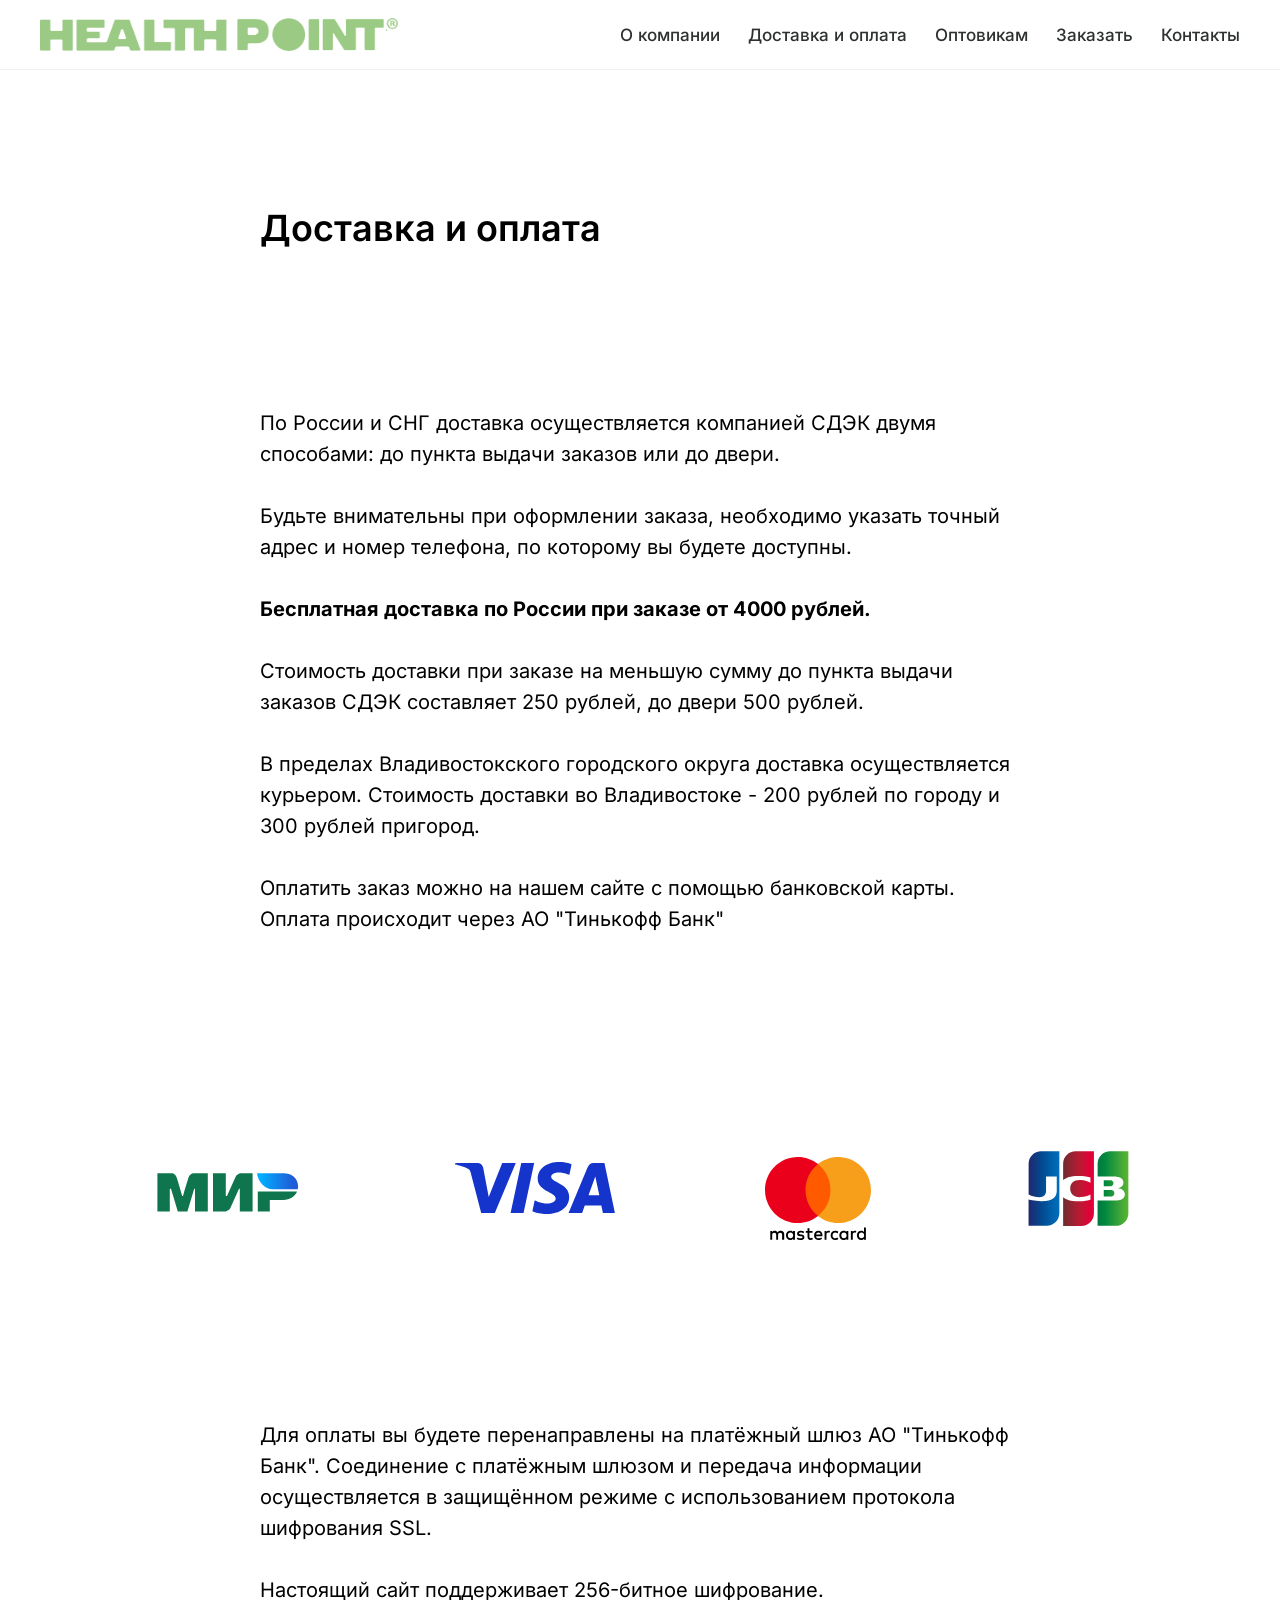
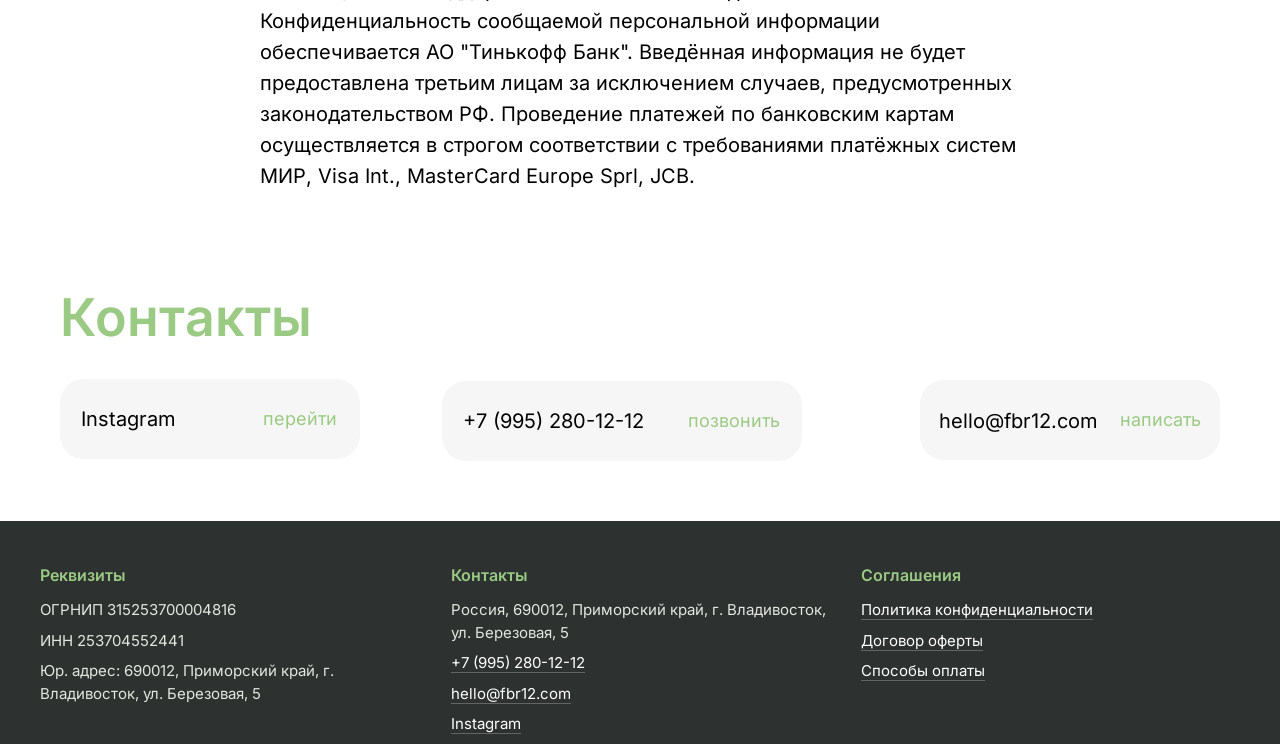
<file: shipment-payment.html>
<!DOCTYPE html>
<html lang="ru"> <head> <meta charset="utf-8"/> <meta content="text/html; charset=utf-8" http-equiv="Content-Type"/> <meta content="width=device-width, initial-scale=1.0" name="viewport"/>  <title>Доставка и оплата</title> <meta content="https://fbr12.com/shipment-payment" property="og:url"/> <meta content="Доставка и оплата" property="og:title"/> <meta content="" property="og:description"/> <meta content="website" property="og:type"/> <link href="https://fbr12.com/shipment-payment" rel="canonical"/>   <meta content="on" http-equiv="x-dns-prefetch-control"/>    <link href="/favicon.ico" rel="shortcut icon" type="image/x-icon"/><link rel="icon" type="image/png" sizes="32x32" href="/favicon-32x32.png"/><link rel="icon" type="image/png" sizes="16x16" href="/favicon-16x16.png"/><link rel="apple-touch-icon" sizes="180x180" href="/apple-touch-icon.png"/>                                  <link as="font" crossorigin="" href="jost-600-cyr.woff2" rel="preload" type="font/woff2"/><link href="base.css" rel="stylesheet"/><link href="p-shipment-payment.css" rel="stylesheet"/><link href="custom.css" rel="stylesheet"/></head> <body class="t-body" style="margin:0;">  <header class="site-header"><div class="wrap"><a aria-label="HEALTH POINT" class="brand" href="index.html"><img class="brand-logo" src="logo-healthpoint.png" alt="HEALTH POINT"/></a><nav aria-label="Menu" class="site-nav"><a href="about.html">О компании</a><a href="shipment-payment.html">Доставка и оплата</a><a href="wholesale.html">Оптовикам</a><a href="#order">Заказать</a><a href="#contacts">Контакты</a></nav><button aria-expanded="false" aria-label="menu" class="burger js-burger"><span></span><span></span><span></span></button></div></header><main class="t-records" data-hook="blocks-collection-content-node" id="allrecords">    <div class="r t-rec t-rec_pt_135 t-rec_pb_90" data-record-type="33" id="rec734178010" style="padding-top:135px;padding-bottom:90px; ">  <div class="t017"> <div class="t-container t-align_left"> <div class="t-col t-col_10 t-prefix_2"> <div class="t017__title t-title t-title_xxs" field="title">Доставка и оплата</div> </div> </div> </div> </div> <div class="r t-rec t-rec_pt_60 t-rec_pb_60" data-record-type="106" id="rec734178182" style="padding-top:60px;padding-bottom:60px; ">  <div class="t004"> <div class="t-container"> <div class="t-col t-col_8 t-prefix_2"> <div class="t-text t-text_md" field="text">По России и СНГ доставка осуществляется компанией СДЭК двумя способами: до пункта выдачи заказов или до двери.<br/><br/>Будьте внимательны при оформлении заказа, необходимо указать точный адрес и номер телефона, по которому вы будете доступны.<br/><br/><strong>Бесплатная доставка по России при заказе от 4000 рублей.</strong><br/><br/>Стоимость доставки при заказе на меньшую сумму до пункта выдачи заказов СДЭК составляет 250 рублей, до двери 500 рублей.<br/><br/>В пределах Владивостокского городского округа доставка осуществляется курьером. Стоимость доставки во Владивостоке - 200 рублей по городу и 300 рублей пригород.<br/><br/>Оплатить заказ можно на нашем сайте с помощью банковской карты. Оплата происходит через АО "Тинькофф Банк"<br/><br/></div> </div> </div> </div> </div> <div class="r t-rec" data-animationappear="off" data-record-type="396" id="rec734183570" style=" ">   <div class="t396"> <div class="t396__artboard" data-artboard-height="320" data-artboard-recid="734183570" data-artboard-screens="320,480,640,960,1200" data-artboard-upscale="grid" data-artboard-valign="center"> <div class="t396__carrier" data-artboard-recid="734183570"></div> <div class="t396__filter" data-artboard-recid="734183570"></div> <div class="t396__elem tn-elem tn-elem__7341835701713000673512" data-elem-id="1713000673512" data-elem-type="image" data-field-axisx-value="left" data-field-axisy-value="top" data-field-container-value="grid" data-field-heightunits-value="" data-field-left-value="105" data-field-leftunits-value="px" data-field-top-value="136" data-field-topunits-value="px" data-field-width-value="160" data-field-widthunits-value="px"> <div class="tn-atom"> <img alt="" class="tn-atom__img" imgfield="tn_img_1713000673512" loading="lazy" src="tild3663-3537-4930-a335-383162363937__mir-logosvg.svg"/> </div> </div> <div class="t396__elem tn-elem tn-elem__7341835701713000718956" data-elem-id="1713000718956" data-elem-type="image" data-field-axisx-value="left" data-field-axisy-value="top" data-field-container-value="grid" data-field-fileheight-value="324" data-field-filewidth-value="1000" data-field-heightunits-value="" data-field-left-value="415" data-field-leftunits-value="px" data-field-top-value="130" data-field-topunits-value="px" data-field-width-value="160" data-field-widthunits-value="px"> <div class="tn-atom"> <img alt="" class="tn-atom__img" imgfield="tn_img_1713000718956" loading="lazy" src="tild3336-3837-4466-b632-343831653138__visa_2021.svg"/> </div> </div> <div class="t396__elem tn-elem tn-elem__7341835701713000736318" data-elem-id="1713000736318" data-elem-type="image" data-field-axisx-value="left" data-field-axisy-value="top" data-field-container-value="grid" data-field-fileheight-value="776" data-field-filewidth-value="999" data-field-heightunits-value="" data-field-left-value="725" data-field-leftunits-value="px" data-field-top-value="125" data-field-topunits-value="px" data-field-width-value="106" data-field-widthunits-value="px"> <div class="tn-atom"> <img alt="" class="tn-atom__img" imgfield="tn_img_1713000736318" loading="lazy" src="tild6437-6333-4539-b232-343039633030__mastercard-logo.svg"/> </div> </div> <div class="t396__elem tn-elem tn-elem__7341835701713000759578" data-elem-id="1713000759578" data-elem-type="image" data-field-axisx-value="left" data-field-axisy-value="top" data-field-container-value="grid" data-field-fileheight-value="231" data-field-filewidth-value="300" data-field-heightunits-value="" data-field-left-value="982" data-field-leftunits-value="px" data-field-top-value="113" data-field-topunits-value="px" data-field-width-value="113" data-field-widthunits-value="px"> <div class="tn-atom"> <img alt="" class="tn-atom__img" imgfield="tn_img_1713000759578" loading="lazy" src="tild3637-3364-4262-a639-653639376662__jcb_logo.svg"/> </div> </div> </div> </div>   </div> <div class="r t-rec t-rec_pt_60 t-rec_pb_60" data-record-type="106" id="rec734185812" style="padding-top:60px;padding-bottom:60px; ">  <div class="t004"> <div class="t-container"> <div class="t-col t-col_8 t-prefix_2"> <div class="t-text t-text_md" field="text">Для оплаты вы будете перенаправлены на платёжный шлюз АО "Тинькофф Банк". Соединение с платёжным шлюзом и передача информации осуществляется в защищённом режиме с использованием протокола шифрования SSL.<br/><br/>Настоящий сайт поддерживает 256-битное шифрование. Конфиденциальность сообщаемой персональной информации обеспечивается АО "Тинькофф Банк". Введённая информация не будет предоставлена третьим лицам за исключением случаев, предусмотренных законодательством РФ. Проведение платежей по банковским картам осуществляется в строгом соответствии с требованиями платёжных систем МИР, Visa Int., MasterCard Europe Sprl, JCB.</div> </div> </div> </div> </div>  <div class="m-contacts"><h2 class="m-contacts__h">Контакты</h2><a class="m-cbtn" href="https://www.instagram.com/fbr12com/" target="_blank" rel="noopener">Instagram</a><a class="m-cbtn" href="tel:+79952801212">+7 (995) 280-12-12</a><a class="m-cbtn" href="mailto:hello@fbr12.com">hello@fbr12.com</a></div><footer class="t-records" data-hook="blocks-collection-content-node" id="t-footer"> <div class="r t-rec t-rec_pt_0" data-record-type="215" id="rec462503803" style="padding-top:0px; "> <a name="about" style="font-size:0;"></a> </div> <div class="r t-rec" data-record-type="396" id="rec458581851" style=" "><span class="scroll-anchor" id="contacts"></span>   <div class="t396"> <div class="t396__artboard" data-artboard-height="90" data-artboard-height-res-320="80" data-artboard-recid="458581851" data-artboard-screens="320,480,640,960,1200" data-artboard-upscale="grid" data-artboard-valign="center"> <div class="t396__carrier" data-artboard-recid="458581851"></div> <div class="t396__filter" data-artboard-recid="458581851"></div> <div class="t396__elem tn-elem tn-elem__4585818511645414046238" data-elem-id="1645414046238" data-elem-type="text" data-field-axisx-value="left" data-field-axisy-value="top" data-field-container-res-320-value="window" data-field-container-value="grid" data-field-fontsize-res-320-value="24" data-field-fontsize-value="52" data-field-heightunits-value="" data-field-left-res-320-value="16" data-field-left-value="20" data-field-leftunits-value="px" data-field-top-res-320-value="49" data-field-top-value="20" data-field-topunits-value="px" data-field-width-res-320-value="310" data-field-width-value="696" data-field-widthunits-value="px"> <div class="tn-atom" field="tn_text_1645414046238">Контакты</div> </div> </div> </div>   </div> <div class="r t-rec t-rec_pt_30 t-rec_pb_60" data-record-type="396" id="rec425260438" style="padding-top:30px;padding-bottom:60px; ">   <div class="t396"> <div class="t396__artboard" data-artboard-height="83" data-artboard-height-res-320="226" data-artboard-height-res-640="200" data-artboard-height-res-960="130" data-artboard-recid="425260438" data-artboard-screens="320,480,640,960,1200" data-artboard-upscale="grid" data-artboard-valign="center"> <div class="t396__carrier" data-artboard-recid="425260438"></div> <div class="t396__filter" data-artboard-recid="425260438"></div> <div class="t396__elem tn-elem tn-elem__4252604381645250748506" data-elem-id="1645250748506" data-elem-type="shape" data-field-axisx-value="left" data-field-axisy-value="top" data-field-container-res-320-value="window" data-field-container-value="grid" data-field-height-res-320-value="58" data-field-height-res-640-value="58" data-field-height-res-960-value="48" data-field-height-value="80" data-field-heightunits-value="px" data-field-left-res-320-value="16" data-field-left-res-640-value="310" data-field-left-res-960-value="336" data-field-left-value="402" data-field-leftunits-value="px" data-field-top-res-320-value="82" data-field-top-res-640-value="26" data-field-top-res-960-value="41" data-field-top-value="3" data-field-topunits-value="px" data-field-width-res-320-value="90" data-field-width-res-640-value="292" data-field-width-res-960-value="289" data-field-width-value="360" data-field-widthunits-res-320-value="%" data-field-widthunits-value="px"> <a class="tn-atom" href="tel:+79952801212" target="_blank"> </a> </div> <div class="t396__elem tn-elem tn-elem__4252604381645411101775" data-elem-id="1645411101775" data-elem-type="text" data-field-axisx-value="left" data-field-axisy-value="top" data-field-container-res-320-value="window" data-field-container-value="grid" data-field-fontsize-res-320-value="16" data-field-fontsize-res-640-value="16" data-field-fontsize-res-960-value="16" data-field-fontsize-value="20" data-field-heightunits-value="" data-field-left-res-320-value="42" data-field-left-res-640-value="328" data-field-left-res-960-value="357" data-field-left-value="423" data-field-leftunits-value="px" data-field-top-res-320-value="99" data-field-top-res-640-value="43" data-field-top-res-960-value="53" data-field-top-value="28" data-field-topunits-value="px" data-field-width-res-320-value="168" data-field-width-res-640-value="138" data-field-width-res-960-value="139" data-field-width-value="186" data-field-widthunits-value="px"> <div class="tn-atom"><a href="tel:+79952801212" style="color: inherit" target="_blank">+7 (995) 280-12-12</a></div> </div> <div class="t396__elem tn-elem tn-elem__4252604381645250717835" data-elem-id="1645250717835" data-elem-type="shape" data-field-axisx-value="left" data-field-axisy-value="top" data-field-container-res-320-value="window" data-field-container-value="grid" data-field-height-res-320-value="58" data-field-height-res-640-value="58" data-field-height-res-960-value="48" data-field-height-value="80" data-field-heightunits-value="px" data-field-left-res-320-value="16" data-field-left-res-640-value="39" data-field-left-res-960-value="12" data-field-left-value="20" data-field-leftunits-value="px" data-field-top-res-320-value="1" data-field-top-res-640-value="26" data-field-top-res-960-value="41" data-field-top-value="1" data-field-topunits-value="px" data-field-width-res-320-value="90" data-field-width-res-640-value="223" data-field-width-res-960-value="230" data-field-width-value="300" data-field-widthunits-res-320-value="%" data-field-widthunits-value="px"> <a class="tn-atom" href="https://www.instagram.com/fbr12com/" target="_blank"> </a> </div> <div class="t396__elem tn-elem tn-elem__4252604381645410981703" data-elem-id="1645410981703" data-elem-type="text" data-field-axisx-res-320-value="left" data-field-axisx-value="left" data-field-axisy-value="top" data-field-container-res-320-value="window" data-field-container-value="grid" data-field-fontsize-res-320-value="16" data-field-fontsize-res-640-value="16" data-field-fontsize-res-960-value="16" data-field-fontsize-value="20" data-field-heightunits-value="" data-field-left-res-320-value="42" data-field-left-res-640-value="60" data-field-left-res-960-value="33" data-field-left-value="41" data-field-leftunits-value="px" data-field-top-res-320-value="17" data-field-top-res-640-value="43" data-field-top-res-960-value="53" data-field-top-value="26" data-field-topunits-value="px" data-field-width-res-320-value="79" data-field-width-res-640-value="81" data-field-width-res-960-value="81" data-field-width-value="99" data-field-widthunits-value="px"> <div class="tn-atom"><a href="https://www.instagram.com/fbr12com/" style="color: inherit" target="_blank">Instagram</a></div> </div> <div class="t396__elem tn-elem tn-elem__4252604381645411028720" data-elem-id="1645411028720" data-elem-type="text" data-field-axisx-res-320-value="right" data-field-axisx-value="left" data-field-axisy-value="top" data-field-container-res-320-value="window" data-field-container-value="grid" data-field-fontsize-res-320-value="14" data-field-fontsize-res-640-value="14" data-field-fontsize-res-960-value="14" data-field-fontsize-value="18" data-field-heightunits-value="" data-field-left-res-320-value="-44" data-field-left-res-640-value="189" data-field-left-res-960-value="162" data-field-left-value="223" data-field-leftunits-value="px" data-field-top-res-320-value="18" data-field-top-res-640-value="44" data-field-top-res-960-value="54" data-field-top-value="27" data-field-topunits-value="px" data-field-width-res-320-value="54" data-field-width-res-640-value="56" data-field-width-res-960-value="56" data-field-width-value="77" data-field-widthunits-value="px"> <div class="tn-atom"><a href="https://www.instagram.com/fbr12com/" style="color: inherit" target="_blank">перейти</a></div> </div> <div class="t396__elem tn-elem tn-elem__4252604381645411101781" data-elem-id="1645411101781" data-elem-type="text" data-field-axisx-res-320-value="right" data-field-axisx-value="left" data-field-axisy-value="top" data-field-container-res-320-value="window" data-field-container-value="grid" data-field-fontsize-res-320-value="14" data-field-fontsize-res-640-value="14" data-field-fontsize-res-960-value="14" data-field-fontsize-value="18" data-field-heightunits-value="" data-field-left-res-320-value="-42" data-field-left-res-640-value="514" data-field-left-res-960-value="544" data-field-left-value="648" data-field-leftunits-value="px" data-field-top-res-320-value="100" data-field-top-res-640-value="44" data-field-top-res-960-value="54" data-field-top-value="29" data-field-topunits-value="px" data-field-width-res-320-value="70" data-field-width-res-640-value="70" data-field-width-res-960-value="70" data-field-width-value="92" data-field-widthunits-value="px"> <div class="tn-atom"><a href="tel:+79952801212" style="color: inherit" target="_blank">позвонить</a></div> </div> <div class="t396__elem tn-elem tn-elem__4252604381645250746874" data-elem-id="1645250746874" data-elem-type="shape" data-field-axisx-value="left" data-field-axisy-value="top" data-field-container-res-320-value="window" data-field-container-value="grid" data-field-height-res-320-value="58" data-field-height-res-640-value="58" data-field-height-res-960-value="48" data-field-height-value="80" data-field-heightunits-value="px" data-field-left-res-320-value="16" data-field-left-res-640-value="193" data-field-left-res-960-value="698" data-field-left-value="880" data-field-leftunits-value="px" data-field-top-res-320-value="166" data-field-top-res-640-value="122" data-field-top-res-960-value="41" data-field-top-value="2" data-field-topunits-value="px" data-field-width-res-320-value="90" data-field-width-res-640-value="254" data-field-width-res-960-value="251" data-field-width-value="300" data-field-widthunits-res-320-value="%" data-field-widthunits-value="px"> <a class="tn-atom" href="mailto:helo@fbr12.ru" target="_blank"> </a> </div> <div class="t396__elem tn-elem tn-elem__4252604381645411149961" data-elem-id="1645411149961" data-elem-type="text" data-field-axisx-value="left" data-field-axisy-value="top" data-field-container-res-320-value="window" data-field-container-value="grid" data-field-fontsize-res-320-value="16" data-field-fontsize-res-640-value="16" data-field-fontsize-res-960-value="15" data-field-fontsize-value="20" data-field-heightunits-value="" data-field-left-res-320-value="42" data-field-left-res-640-value="211" data-field-left-res-960-value="717" data-field-left-value="899" data-field-leftunits-value="px" data-field-top-res-320-value="182" data-field-top-res-640-value="139" data-field-top-res-960-value="54" data-field-top-value="28" data-field-topunits-value="px" data-field-width-res-320-value="171" data-field-width-res-640-value="110" data-field-width-res-960-value="103" data-field-width-value="170" data-field-widthunits-value="px"> <div class="tn-atom"><a href="mailto:hello@fbr12.com" style="color: inherit" target="_blank">hello@fbr12.com</a></div> </div> <div class="t396__elem tn-elem tn-elem__4252604381713273933188" data-elem-id="1713273933188" data-elem-type="text" data-field-axisx-res-320-value="right" data-field-axisx-value="left" data-field-axisy-value="top" data-field-container-res-320-value="window" data-field-container-value="grid" data-field-fontsize-res-320-value="14" data-field-fontsize-res-640-value="14" data-field-fontsize-res-960-value="14" data-field-fontsize-value="18" data-field-heightunits-value="" data-field-left-res-320-value="-42" data-field-left-res-640-value="514" data-field-left-res-960-value="870" data-field-left-value="1080" data-field-leftunits-value="px" data-field-top-res-320-value="100" data-field-top-res-640-value="44" data-field-top-res-960-value="56" data-field-top-value="28" data-field-topunits-value="px" data-field-width-res-320-value="70" data-field-width-res-640-value="70" data-field-width-res-960-value="70" data-field-width-value="92" data-field-widthunits-value="px"> <div class="tn-atom"><a href="mailto:hello@fbr12.com" style="color: inherit" target="_blank">написать</a></div> </div> </div> </div>   </div>  </footer>  </main><footer class="site-footer" role="contentinfo"><div class="wrap footer-top"><a aria-label="HEALTH POINT" class="brand" href="index.html"><img class="brand-logo" src="logo-healthpoint.png" alt="HEALTH POINT"/></a><nav aria-label="footer" class="footer-nav"><a href="about.html">О компании</a><a href="shipment-payment.html">Доставка и оплата</a><a href="wholesale.html">Оптовикам</a><a href="#order">Заказать</a><a href="#contacts">Контакты</a></nav></div><div class="wrap footer-cols"><div><h4>Реквизиты</h4><p>ОГРНИП 315253700004816</p><p>ИНН 253704552441</p><p>Юр. адрес: 690012, Приморский край, г. Владивосток, ул. Березовая, 5</p></div><div><h4>Контакты</h4><p>Россия, 690012, Приморский край, г. Владивосток, ул. Березовая, 5</p><p><a href="tel:+79952801212">+7 (995) 280-12-12</a></p><p><a href="mailto:hello@fbr12.com">hello@fbr12.com</a></p><p><a href="https://www.instagram.com/fbr12com/" rel="noopener" target="_blank">Instagram</a></p></div><div><h4>Соглашения</h4><p><a href="policy.html">Политика конфиденциальности</a></p><p><a href="do.html">Договор оферты</a></p><p><a href="so.html">Способы оплаты</a></p></div></div></footer>        <div class="lead-modal" hidden="" id="lead-modal">
<div class="lead-modal__backdrop js-modal-close"></div>
<div aria-label="Заказать звонок" aria-modal="true" class="lead-modal__box" role="dialog">
<button aria-label="Закрыть" class="lead-modal__x js-modal-close" type="button">×</button>
<h3>Заказать звонок</h3>
<p class="lead-modal__lead">Оставьте контакты — свяжемся и поможем с заказом.</p>
<form action="/api/lead" class="lead-form js-lead" method="post" novalidate="">
<input aria-hidden="true" autocomplete="off" class="lead-hp" name="website" tabindex="-1" type="text"/>
<input autocomplete="name" name="Name" placeholder="Ваше имя" required="" type="text"/>
<input autocomplete="tel" name="Phone" placeholder="Телефон" required="" type="tel"/>
<input autocomplete="email" name="Email" placeholder="Email" type="email"/>
<button type="submit">Отправить</button>
<p class="js-form-status lead-status" hidden=""></p>
</form>
</div>
</div><script defer="" src="app.js"></script></body> </html>
</file>
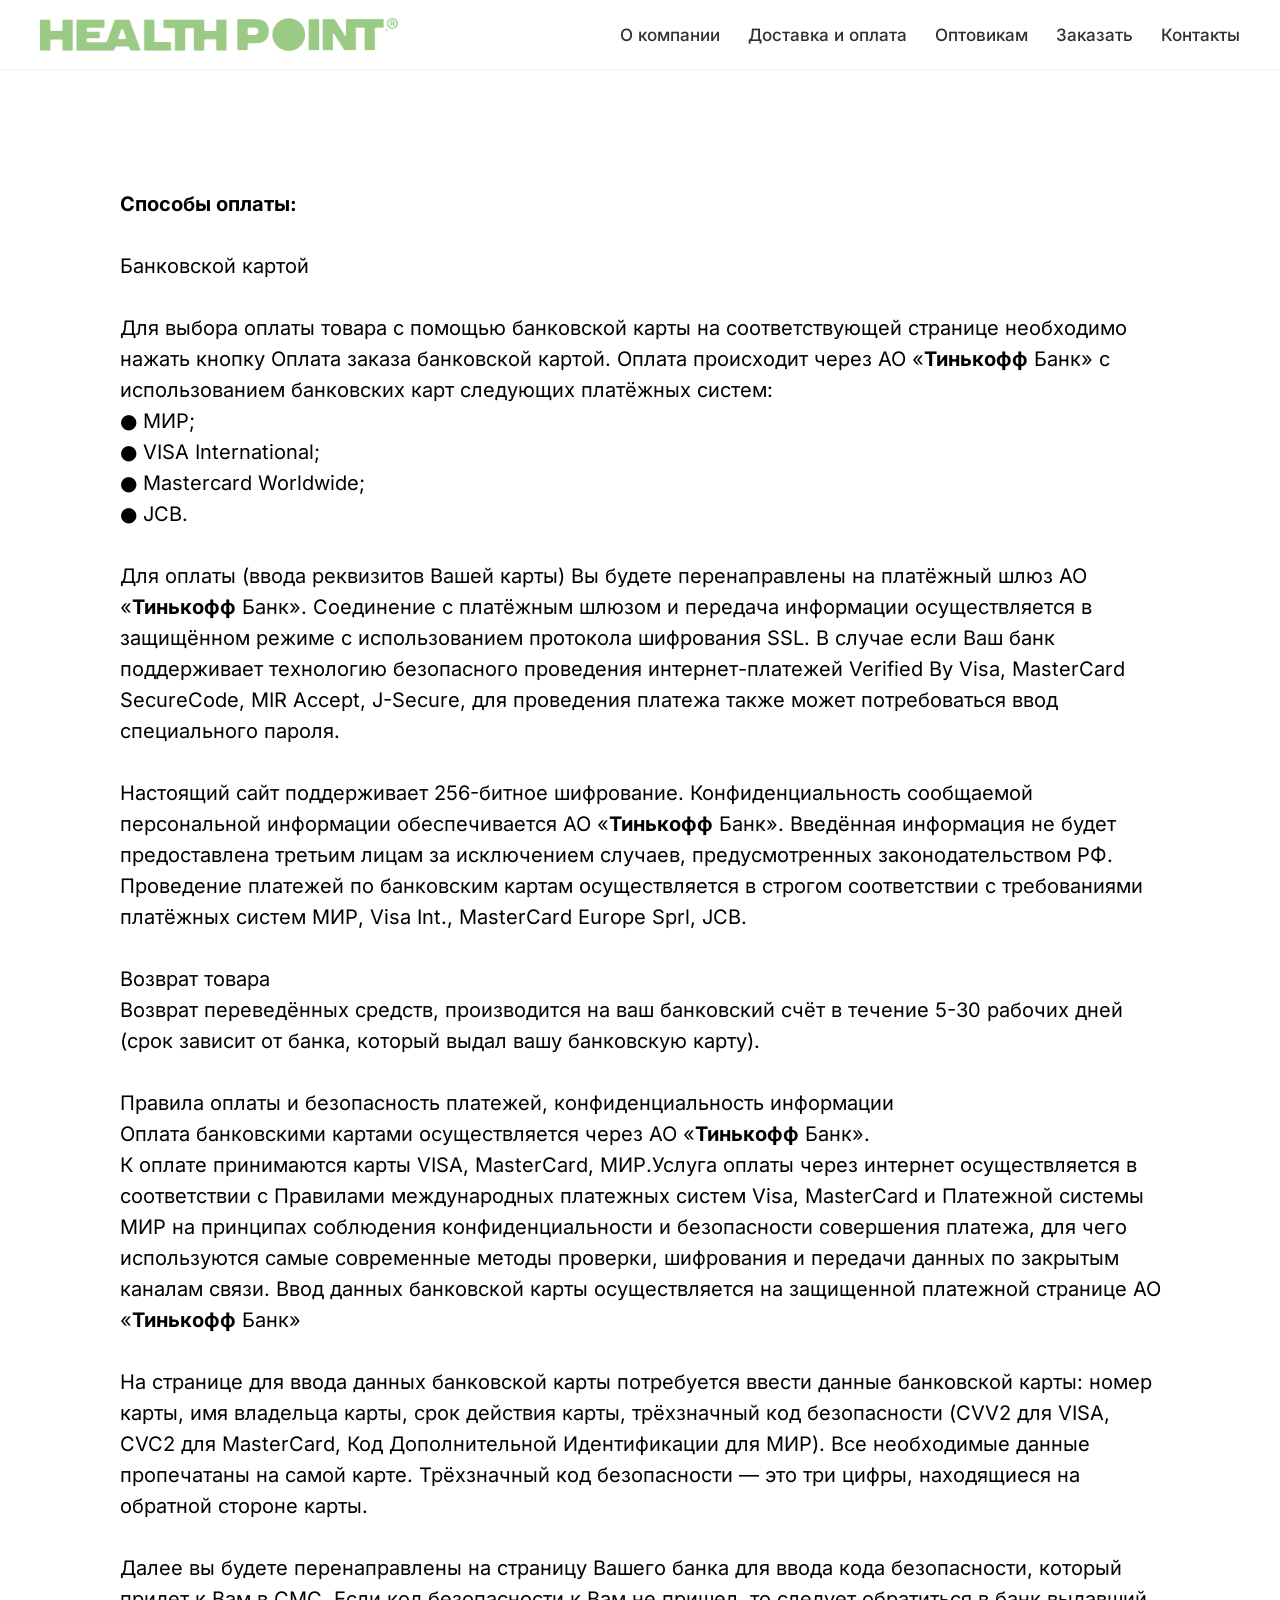
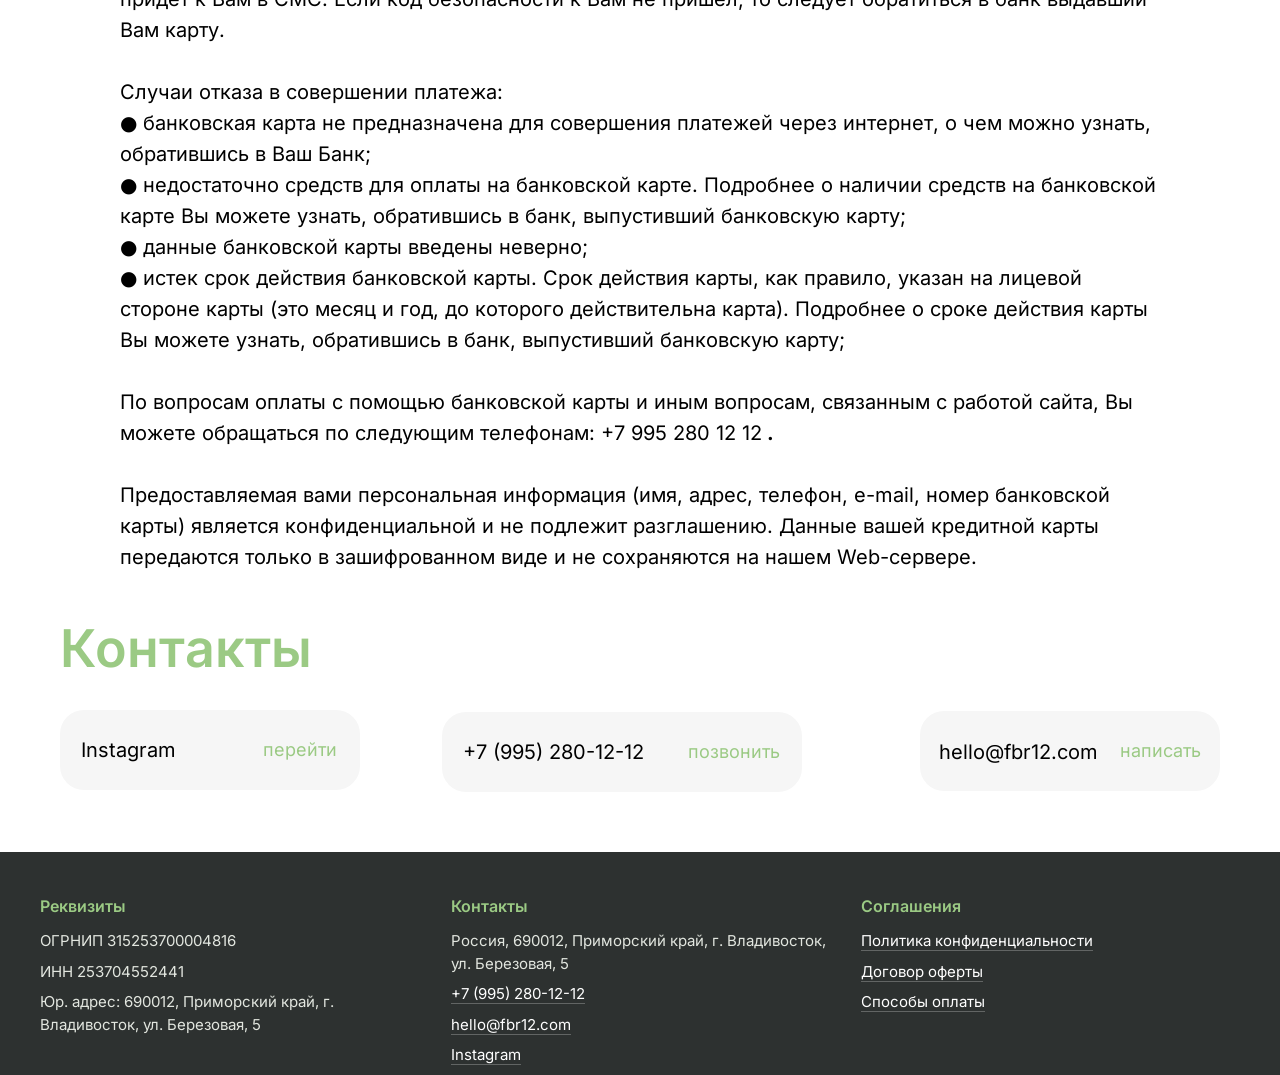
<file: so.html>
<!DOCTYPE html>
<html lang="ru"> <head> <meta charset="utf-8"/> <meta content="text/html; charset=utf-8" http-equiv="Content-Type"/> <meta content="width=device-width, initial-scale=1.0" name="viewport"/>  <title>Способы оплаты</title> <meta content="https://fbr12.com/so" property="og:url"/> <meta content="Способы оплаты" property="og:title"/> <meta content="" property="og:description"/> <meta content="website" property="og:type"/> <link href="https://fbr12.com/so" rel="canonical"/>   <meta content="on" http-equiv="x-dns-prefetch-control"/>    <link href="/favicon.ico" rel="shortcut icon" type="image/x-icon"/><link rel="icon" type="image/png" sizes="32x32" href="/favicon-32x32.png"/><link rel="icon" type="image/png" sizes="16x16" href="/favicon-16x16.png"/><link rel="apple-touch-icon" sizes="180x180" href="/apple-touch-icon.png"/>                                  <link as="font" crossorigin="" href="jost-600-cyr.woff2" rel="preload" type="font/woff2"/><link href="base.css" rel="stylesheet"/><link href="p-so.css" rel="stylesheet"/><link href="custom.css" rel="stylesheet"/></head> <body class="t-body" style="margin:0;">  <header class="site-header"><div class="wrap"><a aria-label="HEALTH POINT" class="brand" href="index.html"><img class="brand-logo" src="logo-healthpoint.png" alt="HEALTH POINT"/></a><nav aria-label="Menu" class="site-nav"><a href="about.html">О компании</a><a href="shipment-payment.html">Доставка и оплата</a><a href="wholesale.html">Оптовикам</a><a href="#order">Заказать</a><a href="#contacts">Контакты</a></nav><button aria-expanded="false" aria-label="menu" class="burger js-burger"><span></span><span></span><span></span></button></div></header><main class="t-records" data-hook="blocks-collection-content-node" id="allrecords">    <div class="r t-rec" data-animationappear="off" data-record-type="396" id="rec462496604" style=" ">   <div class="t396"> <div class="t396__artboard" data-artboard-height="2120" data-artboard-height-res-320="3530" data-artboard-height-res-480="3220" data-artboard-height-res-640="2850" data-artboard-height-res-960="2040" data-artboard-recid="462496604" data-artboard-screens="320,480,640,960,1200" data-artboard-upscale="grid" data-artboard-valign="center"> <div class="t396__carrier" data-artboard-recid="462496604"></div> <div class="t396__filter" data-artboard-recid="462496604"></div> <div class="t396__elem tn-elem tn-elem__4624966041656160567497" data-elem-id="1656160567497" data-elem-type="text" data-field-axisx-value="left" data-field-axisy-value="top" data-field-container-value="grid" data-field-fontsize-res-480-value="16" data-field-fontsize-res-960-value="18" data-field-fontsize-value="20" data-field-heightunits-value="" data-field-left-res-320-value="11" data-field-left-res-480-value="70" data-field-left-res-640-value="70" data-field-left-res-960-value="70" data-field-left-value="80" data-field-leftunits-value="px" data-field-top-res-320-value="90" data-field-top-res-480-value="90" data-field-top-res-640-value="100" data-field-top-res-960-value="90" data-field-top-value="120" data-field-topunits-value="px" data-field-width-res-320-value="298" data-field-width-res-480-value="340" data-field-width-res-640-value="500" data-field-width-res-960-value="820" data-field-width-value="1041" data-field-widthunits-value="px"> <div class="tn-atom" field="tn_text_1656160567497"><strong>Способы оплаты:</strong><br/><br/>Банковской картой<br/><br/>Для выбора оплаты товара с помощью банковской карты на соответствующей странице необходимо нажать кнопку Оплата заказа банковской картой. Оплата происходит через АО «<strong>Тинькофф</strong> Банк» с использованием банковских карт следующих платёжных систем:<br/>● МИР;<br/>● VISA International;<br/>● Mastercard Worldwide;<br/>● JCB.<br/><br/>Для оплаты (ввода реквизитов Вашей карты) Вы будете перенаправлены на платёжный шлюз АО «<strong>Тинькофф</strong> Банк». Соединение с платёжным шлюзом и передача информации осуществляется в защищённом режиме с использованием протокола шифрования SSL. В случае если Ваш банк поддерживает технологию безопасного проведения интернет-платежей Verified By Visa, MasterCard SecureCode, MIR Accept, J-Secure, для проведения платежа также может потребоваться ввод специального пароля.<br/><br/>Настоящий сайт поддерживает 256-битное шифрование. Конфиденциальность сообщаемой персональной информации обеспечивается АО «<strong>Тинькофф</strong> Банк». Введённая информация не будет предоставлена третьим лицам за исключением случаев, предусмотренных законодательством РФ. Проведение платежей по банковским картам осуществляется в строгом соответствии с требованиями платёжных систем МИР, Visa Int., MasterCard Europe Sprl, JCB.<br/><br/>Возврат товара<br/>Возврат переведённых средств, производится на ваш банковский счёт в течение 5-30 рабочих дней (срок зависит от банка, который выдал вашу банковскую карту).<br/><br/>Правила оплаты и безопасность платежей, конфиденциальность информации<br/>Оплата банковскими картами осуществляется через АО «<strong>Тинькофф</strong> Банк».<br/>К оплате принимаются карты VISA, MasterCard, МИР.Услуга оплаты через интернет осуществляется в соответствии с Правилами международных платежных систем Visa, MasterCard и Платежной системы МИР на принципах соблюдения конфиденциальности и безопасности совершения платежа, для чего используются самые современные методы проверки, шифрования и передачи данных по закрытым каналам связи. Ввод данных банковской карты осуществляется на защищенной платежной странице АО «<strong>Тинькофф</strong> Банк»<br/><br/>На странице для ввода данных банковской карты потребуется ввести данные банковской карты: номер карты, имя владельца карты, срок действия карты, трёхзначный код безопасности (CVV2 для VISA, CVC2 для MasterCard, Код Дополнительной Идентификации для МИР). Все необходимые данные пропечатаны на самой карте. Трёхзначный код безопасности — это три цифры, находящиеся на обратной стороне карты.<br/><br/>Далее вы будете перенаправлены на страницу Вашего банка для ввода кода безопасности, который придет к Вам в СМС. Если код безопасности к Вам не пришел, то следует обратиться в банк выдавший Вам карту.<br/><br/>Случаи отказа в совершении платежа:<br/>● банковская карта не предназначена для совершения платежей через интернет, о чем можно узнать, обратившись в Ваш Банк;<br/>● недостаточно средств для оплаты на банковской карте. Подробнее о наличии средств на банковской карте Вы можете узнать, обратившись в банк, выпустивший банковскую карту;<br/>● данные банковской карты введены неверно;<br/>● истек срок действия банковской карты. Срок действия карты, как правило, указан на лицевой стороне карты (это месяц и год, до которого действительна карта). Подробнее о сроке действия карты Вы можете узнать, обратившись в банк, выпустивший банковскую карту;<br/><br/>По вопросам оплаты с помощью банковской карты и иным вопросам, связанным с работой сайта, Вы можете обращаться по следующим телефонам: +7 995 280 12 12<strong> .</strong><br/><br/>Предоставляемая вами персональная информация (имя, адрес, телефон, e-mail, номер банковской карты) является конфиденциальной и не подлежит разглашению. Данные вашей кредитной карты передаются только в зашифрованном виде и не сохраняются на нашем Web-сервере.</div> </div> </div> </div>   </div>  <div class="m-contacts"><h2 class="m-contacts__h">Контакты</h2><a class="m-cbtn" href="https://www.instagram.com/fbr12com/" target="_blank" rel="noopener">Instagram</a><a class="m-cbtn" href="tel:+79952801212">+7 (995) 280-12-12</a><a class="m-cbtn" href="mailto:hello@fbr12.com">hello@fbr12.com</a></div><footer class="t-records" data-hook="blocks-collection-content-node" id="t-footer"> <div class="r t-rec t-rec_pt_0" data-record-type="215" id="rec462503803" style="padding-top:0px; "> <a name="about" style="font-size:0;"></a> </div> <div class="r t-rec" data-record-type="396" id="rec458581851" style=" "><span class="scroll-anchor" id="contacts"></span>   <div class="t396"> <div class="t396__artboard" data-artboard-height="90" data-artboard-height-res-320="80" data-artboard-recid="458581851" data-artboard-screens="320,480,640,960,1200" data-artboard-upscale="grid" data-artboard-valign="center"> <div class="t396__carrier" data-artboard-recid="458581851"></div> <div class="t396__filter" data-artboard-recid="458581851"></div> <div class="t396__elem tn-elem tn-elem__4585818511645414046238" data-elem-id="1645414046238" data-elem-type="text" data-field-axisx-value="left" data-field-axisy-value="top" data-field-container-res-320-value="window" data-field-container-value="grid" data-field-fontsize-res-320-value="24" data-field-fontsize-value="52" data-field-heightunits-value="" data-field-left-res-320-value="16" data-field-left-value="20" data-field-leftunits-value="px" data-field-top-res-320-value="49" data-field-top-value="20" data-field-topunits-value="px" data-field-width-res-320-value="310" data-field-width-value="696" data-field-widthunits-value="px"> <div class="tn-atom" field="tn_text_1645414046238">Контакты</div> </div> </div> </div>   </div> <div class="r t-rec t-rec_pt_30 t-rec_pb_60" data-record-type="396" id="rec425260438" style="padding-top:30px;padding-bottom:60px; ">   <div class="t396"> <div class="t396__artboard" data-artboard-height="83" data-artboard-height-res-320="226" data-artboard-height-res-640="200" data-artboard-height-res-960="130" data-artboard-recid="425260438" data-artboard-screens="320,480,640,960,1200" data-artboard-upscale="grid" data-artboard-valign="center"> <div class="t396__carrier" data-artboard-recid="425260438"></div> <div class="t396__filter" data-artboard-recid="425260438"></div> <div class="t396__elem tn-elem tn-elem__4252604381645250748506" data-elem-id="1645250748506" data-elem-type="shape" data-field-axisx-value="left" data-field-axisy-value="top" data-field-container-res-320-value="window" data-field-container-value="grid" data-field-height-res-320-value="58" data-field-height-res-640-value="58" data-field-height-res-960-value="48" data-field-height-value="80" data-field-heightunits-value="px" data-field-left-res-320-value="16" data-field-left-res-640-value="310" data-field-left-res-960-value="336" data-field-left-value="402" data-field-leftunits-value="px" data-field-top-res-320-value="82" data-field-top-res-640-value="26" data-field-top-res-960-value="41" data-field-top-value="3" data-field-topunits-value="px" data-field-width-res-320-value="90" data-field-width-res-640-value="292" data-field-width-res-960-value="289" data-field-width-value="360" data-field-widthunits-res-320-value="%" data-field-widthunits-value="px"> <a class="tn-atom" href="tel:+79952801212" target="_blank"> </a> </div> <div class="t396__elem tn-elem tn-elem__4252604381645411101775" data-elem-id="1645411101775" data-elem-type="text" data-field-axisx-value="left" data-field-axisy-value="top" data-field-container-res-320-value="window" data-field-container-value="grid" data-field-fontsize-res-320-value="16" data-field-fontsize-res-640-value="16" data-field-fontsize-res-960-value="16" data-field-fontsize-value="20" data-field-heightunits-value="" data-field-left-res-320-value="42" data-field-left-res-640-value="328" data-field-left-res-960-value="357" data-field-left-value="423" data-field-leftunits-value="px" data-field-top-res-320-value="99" data-field-top-res-640-value="43" data-field-top-res-960-value="53" data-field-top-value="28" data-field-topunits-value="px" data-field-width-res-320-value="168" data-field-width-res-640-value="138" data-field-width-res-960-value="139" data-field-width-value="186" data-field-widthunits-value="px"> <div class="tn-atom"><a href="tel:+79952801212" style="color: inherit" target="_blank">+7 (995) 280-12-12</a></div> </div> <div class="t396__elem tn-elem tn-elem__4252604381645250717835" data-elem-id="1645250717835" data-elem-type="shape" data-field-axisx-value="left" data-field-axisy-value="top" data-field-container-res-320-value="window" data-field-container-value="grid" data-field-height-res-320-value="58" data-field-height-res-640-value="58" data-field-height-res-960-value="48" data-field-height-value="80" data-field-heightunits-value="px" data-field-left-res-320-value="16" data-field-left-res-640-value="39" data-field-left-res-960-value="12" data-field-left-value="20" data-field-leftunits-value="px" data-field-top-res-320-value="1" data-field-top-res-640-value="26" data-field-top-res-960-value="41" data-field-top-value="1" data-field-topunits-value="px" data-field-width-res-320-value="90" data-field-width-res-640-value="223" data-field-width-res-960-value="230" data-field-width-value="300" data-field-widthunits-res-320-value="%" data-field-widthunits-value="px"> <a class="tn-atom" href="https://www.instagram.com/fbr12com/" target="_blank"> </a> </div> <div class="t396__elem tn-elem tn-elem__4252604381645410981703" data-elem-id="1645410981703" data-elem-type="text" data-field-axisx-res-320-value="left" data-field-axisx-value="left" data-field-axisy-value="top" data-field-container-res-320-value="window" data-field-container-value="grid" data-field-fontsize-res-320-value="16" data-field-fontsize-res-640-value="16" data-field-fontsize-res-960-value="16" data-field-fontsize-value="20" data-field-heightunits-value="" data-field-left-res-320-value="42" data-field-left-res-640-value="60" data-field-left-res-960-value="33" data-field-left-value="41" data-field-leftunits-value="px" data-field-top-res-320-value="17" data-field-top-res-640-value="43" data-field-top-res-960-value="53" data-field-top-value="26" data-field-topunits-value="px" data-field-width-res-320-value="79" data-field-width-res-640-value="81" data-field-width-res-960-value="81" data-field-width-value="99" data-field-widthunits-value="px"> <div class="tn-atom"><a href="https://www.instagram.com/fbr12com/" style="color: inherit" target="_blank">Instagram</a></div> </div> <div class="t396__elem tn-elem tn-elem__4252604381645411028720" data-elem-id="1645411028720" data-elem-type="text" data-field-axisx-res-320-value="right" data-field-axisx-value="left" data-field-axisy-value="top" data-field-container-res-320-value="window" data-field-container-value="grid" data-field-fontsize-res-320-value="14" data-field-fontsize-res-640-value="14" data-field-fontsize-res-960-value="14" data-field-fontsize-value="18" data-field-heightunits-value="" data-field-left-res-320-value="-44" data-field-left-res-640-value="189" data-field-left-res-960-value="162" data-field-left-value="223" data-field-leftunits-value="px" data-field-top-res-320-value="18" data-field-top-res-640-value="44" data-field-top-res-960-value="54" data-field-top-value="27" data-field-topunits-value="px" data-field-width-res-320-value="54" data-field-width-res-640-value="56" data-field-width-res-960-value="56" data-field-width-value="77" data-field-widthunits-value="px"> <div class="tn-atom"><a href="https://www.instagram.com/fbr12com/" style="color: inherit" target="_blank">перейти</a></div> </div> <div class="t396__elem tn-elem tn-elem__4252604381645411101781" data-elem-id="1645411101781" data-elem-type="text" data-field-axisx-res-320-value="right" data-field-axisx-value="left" data-field-axisy-value="top" data-field-container-res-320-value="window" data-field-container-value="grid" data-field-fontsize-res-320-value="14" data-field-fontsize-res-640-value="14" data-field-fontsize-res-960-value="14" data-field-fontsize-value="18" data-field-heightunits-value="" data-field-left-res-320-value="-42" data-field-left-res-640-value="514" data-field-left-res-960-value="544" data-field-left-value="648" data-field-leftunits-value="px" data-field-top-res-320-value="100" data-field-top-res-640-value="44" data-field-top-res-960-value="54" data-field-top-value="29" data-field-topunits-value="px" data-field-width-res-320-value="70" data-field-width-res-640-value="70" data-field-width-res-960-value="70" data-field-width-value="92" data-field-widthunits-value="px"> <div class="tn-atom"><a href="tel:+79952801212" style="color: inherit" target="_blank">позвонить</a></div> </div> <div class="t396__elem tn-elem tn-elem__4252604381645250746874" data-elem-id="1645250746874" data-elem-type="shape" data-field-axisx-value="left" data-field-axisy-value="top" data-field-container-res-320-value="window" data-field-container-value="grid" data-field-height-res-320-value="58" data-field-height-res-640-value="58" data-field-height-res-960-value="48" data-field-height-value="80" data-field-heightunits-value="px" data-field-left-res-320-value="16" data-field-left-res-640-value="193" data-field-left-res-960-value="698" data-field-left-value="880" data-field-leftunits-value="px" data-field-top-res-320-value="166" data-field-top-res-640-value="122" data-field-top-res-960-value="41" data-field-top-value="2" data-field-topunits-value="px" data-field-width-res-320-value="90" data-field-width-res-640-value="254" data-field-width-res-960-value="251" data-field-width-value="300" data-field-widthunits-res-320-value="%" data-field-widthunits-value="px"> <a class="tn-atom" href="mailto:helo@fbr12.ru" target="_blank"> </a> </div> <div class="t396__elem tn-elem tn-elem__4252604381645411149961" data-elem-id="1645411149961" data-elem-type="text" data-field-axisx-value="left" data-field-axisy-value="top" data-field-container-res-320-value="window" data-field-container-value="grid" data-field-fontsize-res-320-value="16" data-field-fontsize-res-640-value="16" data-field-fontsize-res-960-value="15" data-field-fontsize-value="20" data-field-heightunits-value="" data-field-left-res-320-value="42" data-field-left-res-640-value="211" data-field-left-res-960-value="717" data-field-left-value="899" data-field-leftunits-value="px" data-field-top-res-320-value="182" data-field-top-res-640-value="139" data-field-top-res-960-value="54" data-field-top-value="28" data-field-topunits-value="px" data-field-width-res-320-value="171" data-field-width-res-640-value="110" data-field-width-res-960-value="103" data-field-width-value="170" data-field-widthunits-value="px"> <div class="tn-atom"><a href="mailto:hello@fbr12.com" style="color: inherit" target="_blank">hello@fbr12.com</a></div> </div> <div class="t396__elem tn-elem tn-elem__4252604381713273933188" data-elem-id="1713273933188" data-elem-type="text" data-field-axisx-res-320-value="right" data-field-axisx-value="left" data-field-axisy-value="top" data-field-container-res-320-value="window" data-field-container-value="grid" data-field-fontsize-res-320-value="14" data-field-fontsize-res-640-value="14" data-field-fontsize-res-960-value="14" data-field-fontsize-value="18" data-field-heightunits-value="" data-field-left-res-320-value="-42" data-field-left-res-640-value="514" data-field-left-res-960-value="870" data-field-left-value="1080" data-field-leftunits-value="px" data-field-top-res-320-value="100" data-field-top-res-640-value="44" data-field-top-res-960-value="56" data-field-top-value="28" data-field-topunits-value="px" data-field-width-res-320-value="70" data-field-width-res-640-value="70" data-field-width-res-960-value="70" data-field-width-value="92" data-field-widthunits-value="px"> <div class="tn-atom"><a href="mailto:hello@fbr12.com" style="color: inherit" target="_blank">написать</a></div> </div> </div> </div>   </div>  </footer>  </main><footer class="site-footer" role="contentinfo"><div class="wrap footer-top"><a aria-label="HEALTH POINT" class="brand" href="index.html"><img class="brand-logo" src="logo-healthpoint.png" alt="HEALTH POINT"/></a><nav aria-label="footer" class="footer-nav"><a href="about.html">О компании</a><a href="shipment-payment.html">Доставка и оплата</a><a href="wholesale.html">Оптовикам</a><a href="#order">Заказать</a><a href="#contacts">Контакты</a></nav></div><div class="wrap footer-cols"><div><h4>Реквизиты</h4><p>ОГРНИП 315253700004816</p><p>ИНН 253704552441</p><p>Юр. адрес: 690012, Приморский край, г. Владивосток, ул. Березовая, 5</p></div><div><h4>Контакты</h4><p>Россия, 690012, Приморский край, г. Владивосток, ул. Березовая, 5</p><p><a href="tel:+79952801212">+7 (995) 280-12-12</a></p><p><a href="mailto:hello@fbr12.com">hello@fbr12.com</a></p><p><a href="https://www.instagram.com/fbr12com/" rel="noopener" target="_blank">Instagram</a></p></div><div><h4>Соглашения</h4><p><a href="policy.html">Политика конфиденциальности</a></p><p><a href="do.html">Договор оферты</a></p><p><a href="so.html">Способы оплаты</a></p></div></div></footer>        <div class="lead-modal" hidden="" id="lead-modal">
<div class="lead-modal__backdrop js-modal-close"></div>
<div aria-label="Заказать звонок" aria-modal="true" class="lead-modal__box" role="dialog">
<button aria-label="Закрыть" class="lead-modal__x js-modal-close" type="button">×</button>
<h3>Заказать звонок</h3>
<p class="lead-modal__lead">Оставьте контакты — свяжемся и поможем с заказом.</p>
<form action="/api/lead" class="lead-form js-lead" method="post" novalidate="">
<input aria-hidden="true" autocomplete="off" class="lead-hp" name="website" tabindex="-1" type="text"/>
<input autocomplete="name" name="Name" placeholder="Ваше имя" required="" type="text"/>
<input autocomplete="tel" name="Phone" placeholder="Телефон" required="" type="tel"/>
<input autocomplete="email" name="Email" placeholder="Email" type="email"/>
<button type="submit">Отправить</button>
<p class="js-form-status lead-status" hidden=""></p>
</form>
</div>
</div><script defer="" src="app.js"></script></body> </html>
</file>
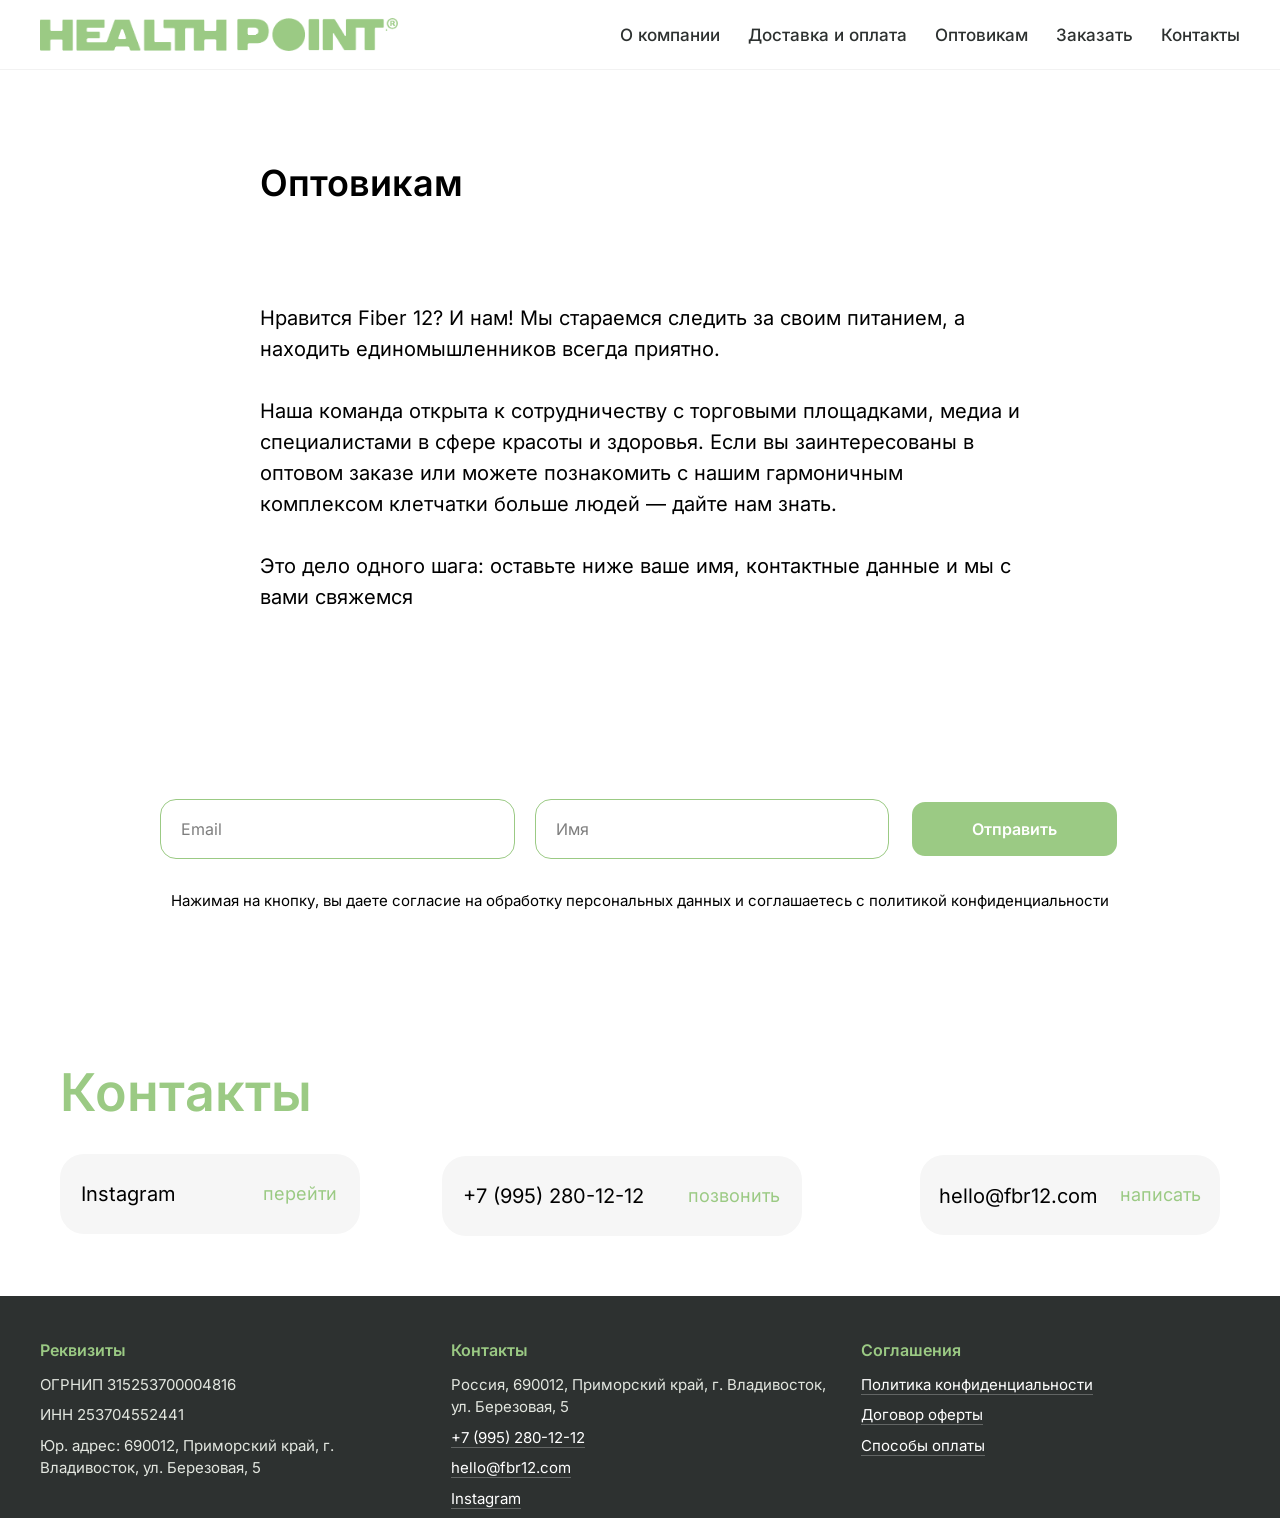
<file: wholesale.html>
<!DOCTYPE html>
<html lang="ru"> <head> <meta charset="utf-8"/> <meta content="text/html; charset=utf-8" http-equiv="Content-Type"/> <meta content="width=device-width, initial-scale=1.0" name="viewport"/>  <title>Оптовикам</title> <meta content="https://fbr12.com/wholesale" property="og:url"/> <meta content="Оптовикам" property="og:title"/> <meta content="" property="og:description"/> <meta content="website" property="og:type"/> <link href="https://fbr12.com/wholesale" rel="canonical"/>   <meta content="on" http-equiv="x-dns-prefetch-control"/>    <link href="/favicon.ico" rel="shortcut icon" type="image/x-icon"/><link rel="icon" type="image/png" sizes="32x32" href="/favicon-32x32.png"/><link rel="icon" type="image/png" sizes="16x16" href="/favicon-16x16.png"/><link rel="apple-touch-icon" sizes="180x180" href="/apple-touch-icon.png"/>                                  <link as="font" crossorigin="" href="jost-600-cyr.woff2" rel="preload" type="font/woff2"/><link href="base.css" rel="stylesheet"/><link href="p-wholesale.css" rel="stylesheet"/><link href="custom.css" rel="stylesheet"/></head> <body class="t-body" style="margin:0;">  <header class="site-header"><div class="wrap"><a aria-label="HEALTH POINT" class="brand" href="index.html"><img class="brand-logo" src="logo-healthpoint.png" alt="HEALTH POINT"/></a><nav aria-label="Menu" class="site-nav"><a href="about.html">О компании</a><a href="shipment-payment.html">Доставка и оплата</a><a href="wholesale.html">Оптовикам</a><a href="#order">Заказать</a><a href="#contacts">Контакты</a></nav><button aria-expanded="false" aria-label="menu" class="burger js-burger"><span></span><span></span><span></span></button></div></header><main class="t-records" data-hook="blocks-collection-content-node" id="allrecords">    <div class="r t-rec t-rec_pt_90 t-rec_pb_30" data-record-type="33" id="rec740559675" style="padding-top:90px;padding-bottom:30px; ">  <div class="t017"> <div class="t-container t-align_left"> <div class="t-col t-col_8 t-prefix_2"> <div class="t017__title t-title t-title_xxs" field="title">Оптовикам</div> </div> </div> </div> </div> <div class="r t-rec t-rec_pt_60 t-rec_pb_60" data-record-type="106" id="rec740559647" style="padding-top:60px;padding-bottom:60px; ">  <div class="t004"> <div class="t-container"> <div class="t-col t-col_8 t-prefix_2"> <div class="t-text t-text_md" field="text">Нравится Fiber 12? И нам! Мы стараемся следить за своим питанием, а находить единомышленников всегда приятно.<br/><br/>Наша команда открыта к сотрудничеству с торговыми площадками, медиа и специалистами в сфере красоты и здоровья. Если вы заинтересованы в оптовом заказе или можете познакомить с нашим гармоничным комплексом клетчатки больше людей — дайте нам знать.<br/><br/>Это дело одного шага: оставьте ниже ваше имя, контактные данные и мы с вами свяжемся</div> </div> </div> </div> </div> <div class="r t-rec t-rec_pt_120 t-rec_pb_120" data-animationappear="off" data-record-type="690" id="rec740559938" style="padding-top:120px;padding-bottom:120px; ">  <div class="t690"> <div class="t-container"> <div class="t-col t-col_10 t-prefix_1"> <form action="/api/lead" class="t-form js-form-proccess t-form_inputs-total_2 js-lead" data-inputbox=".t-input-group" data-success-callback="t690_onSuccess" id="form740559938" method="post" name="form740559938" role="form"> <input class="js-formaction-services" name="formservices[]" type="hidden" value="92326005e62da8eb9ed4ad1e67413efd"/>  <div aria-live="polite" class="js-successbox t-form__successbox t-text t-text_md" style="display:none;"></div> <div class="t-form__inputsbox t-form__inputsbox_horizontal"> <div class="t-input-group t-input-group_em" data-field-name="Email" data-field-type="em" data-input-lid="3783200896060"> <div class="t-input-block" style="border-radius:16px;"> <input aria-describedby="error_3783200896060" aria-required="true" autocomplete="email" class="t-input js-tilda-rule" id="input_3783200896060" name="Email" placeholder="Email" style="color:#000000;border:1px solid #9bca84;border-radius:16px;" type="email" value=""/> </div> <div aria-live="polite" class="t-input-error" id="error_3783200896060"></div> </div> <div class="t-input-group t-input-group_nm" data-field-name="Name" data-field-type="nm" data-input-lid="3783200896061"> <div class="t-input-block" style="border-radius:16px;"> <input aria-describedby="error_3783200896061" autocomplete="name" class="t-input js-tilda-rule" id="input_3783200896061" name="Name" placeholder="Имя" style="color:#000000;border:1px solid #9bca84;border-radius:16px;" type="text" value=""/> </div> <div aria-live="polite" class="t-input-error" id="error_3783200896061"></div> </div> <div class="t-form__errorbox-middle">  <div aria-label="Ошибки при заполнении формы" class="js-errorbox-all t-form__errorbox-wrapper" data-nosnippet="" style="display:none;" tabindex="-1"> <ul class="t-form__errorbox-text t-text t-text_md" role="list"> <li class="t-form__errorbox-item js-rule-error js-rule-error-all"></li> <li class="t-form__errorbox-item js-rule-error js-rule-error-req"></li> <li class="t-form__errorbox-item js-rule-error js-rule-error-email"></li> <li class="t-form__errorbox-item js-rule-error js-rule-error-name"></li> <li class="t-form__errorbox-item js-rule-error js-rule-error-phone"></li> <li class="t-form__errorbox-item js-rule-error js-rule-error-minlength"></li> <li class="t-form__errorbox-item js-rule-error js-rule-error-string"></li> </ul> </div>  </div> <div class="t-form__submit"> <button class="t-submit t-btnflex t-btnflex_type_submit t-btnflex_md" type="submit"><span class="t-btnflex__text">Отправить</span> </button> </div> </div> <div class="t-form__errorbox-bottom">  <div aria-label="Ошибки при заполнении формы" class="js-errorbox-all t-form__errorbox-wrapper" data-nosnippet="" style="display:none;" tabindex="-1"> <ul class="t-form__errorbox-text t-text t-text_md" role="list"> <li class="t-form__errorbox-item js-rule-error js-rule-error-all"></li> <li class="t-form__errorbox-item js-rule-error js-rule-error-req"></li> <li class="t-form__errorbox-item js-rule-error js-rule-error-email"></li> <li class="t-form__errorbox-item js-rule-error js-rule-error-name"></li> <li class="t-form__errorbox-item js-rule-error js-rule-error-phone"></li> <li class="t-form__errorbox-item js-rule-error js-rule-error-minlength"></li> <li class="t-form__errorbox-item js-rule-error js-rule-error-string"></li> </ul> </div>  </div> </form>  <div class="t-form__bottom-text t-text t-text_xs" field="text">Нажимая на кнопку, вы даете согласие на обработку персональных данных и соглашаетесь c политикой конфиденциальности</div> </div> </div> </div> </div>  <div class="m-contacts"><h2 class="m-contacts__h">Контакты</h2><a class="m-cbtn" href="https://www.instagram.com/fbr12com/" target="_blank" rel="noopener">Instagram</a><a class="m-cbtn" href="tel:+79952801212">+7 (995) 280-12-12</a><a class="m-cbtn" href="mailto:hello@fbr12.com">hello@fbr12.com</a></div><footer class="t-records" data-hook="blocks-collection-content-node" id="t-footer"> <div class="r t-rec t-rec_pt_0" data-record-type="215" id="rec462503803" style="padding-top:0px; "> <a name="about" style="font-size:0;"></a> </div> <div class="r t-rec" data-record-type="396" id="rec458581851" style=" "><span class="scroll-anchor" id="contacts"></span>   <div class="t396"> <div class="t396__artboard" data-artboard-height="90" data-artboard-height-res-320="80" data-artboard-recid="458581851" data-artboard-screens="320,480,640,960,1200" data-artboard-upscale="grid" data-artboard-valign="center"> <div class="t396__carrier" data-artboard-recid="458581851"></div> <div class="t396__filter" data-artboard-recid="458581851"></div> <div class="t396__elem tn-elem tn-elem__4585818511645414046238" data-elem-id="1645414046238" data-elem-type="text" data-field-axisx-value="left" data-field-axisy-value="top" data-field-container-res-320-value="window" data-field-container-value="grid" data-field-fontsize-res-320-value="24" data-field-fontsize-value="52" data-field-heightunits-value="" data-field-left-res-320-value="16" data-field-left-value="20" data-field-leftunits-value="px" data-field-top-res-320-value="49" data-field-top-value="20" data-field-topunits-value="px" data-field-width-res-320-value="310" data-field-width-value="696" data-field-widthunits-value="px"> <div class="tn-atom" field="tn_text_1645414046238">Контакты</div> </div> </div> </div>   </div> <div class="r t-rec t-rec_pt_30 t-rec_pb_60" data-record-type="396" id="rec425260438" style="padding-top:30px;padding-bottom:60px; ">   <div class="t396"> <div class="t396__artboard" data-artboard-height="83" data-artboard-height-res-320="226" data-artboard-height-res-640="200" data-artboard-height-res-960="130" data-artboard-recid="425260438" data-artboard-screens="320,480,640,960,1200" data-artboard-upscale="grid" data-artboard-valign="center"> <div class="t396__carrier" data-artboard-recid="425260438"></div> <div class="t396__filter" data-artboard-recid="425260438"></div> <div class="t396__elem tn-elem tn-elem__4252604381645250748506" data-elem-id="1645250748506" data-elem-type="shape" data-field-axisx-value="left" data-field-axisy-value="top" data-field-container-res-320-value="window" data-field-container-value="grid" data-field-height-res-320-value="58" data-field-height-res-640-value="58" data-field-height-res-960-value="48" data-field-height-value="80" data-field-heightunits-value="px" data-field-left-res-320-value="16" data-field-left-res-640-value="310" data-field-left-res-960-value="336" data-field-left-value="402" data-field-leftunits-value="px" data-field-top-res-320-value="82" data-field-top-res-640-value="26" data-field-top-res-960-value="41" data-field-top-value="3" data-field-topunits-value="px" data-field-width-res-320-value="90" data-field-width-res-640-value="292" data-field-width-res-960-value="289" data-field-width-value="360" data-field-widthunits-res-320-value="%" data-field-widthunits-value="px"> <a class="tn-atom" href="tel:+79952801212" target="_blank"> </a> </div> <div class="t396__elem tn-elem tn-elem__4252604381645411101775" data-elem-id="1645411101775" data-elem-type="text" data-field-axisx-value="left" data-field-axisy-value="top" data-field-container-res-320-value="window" data-field-container-value="grid" data-field-fontsize-res-320-value="16" data-field-fontsize-res-640-value="16" data-field-fontsize-res-960-value="16" data-field-fontsize-value="20" data-field-heightunits-value="" data-field-left-res-320-value="42" data-field-left-res-640-value="328" data-field-left-res-960-value="357" data-field-left-value="423" data-field-leftunits-value="px" data-field-top-res-320-value="99" data-field-top-res-640-value="43" data-field-top-res-960-value="53" data-field-top-value="28" data-field-topunits-value="px" data-field-width-res-320-value="168" data-field-width-res-640-value="138" data-field-width-res-960-value="139" data-field-width-value="186" data-field-widthunits-value="px"> <div class="tn-atom"><a href="tel:+79952801212" style="color: inherit" target="_blank">+7 (995) 280-12-12</a></div> </div> <div class="t396__elem tn-elem tn-elem__4252604381645250717835" data-elem-id="1645250717835" data-elem-type="shape" data-field-axisx-value="left" data-field-axisy-value="top" data-field-container-res-320-value="window" data-field-container-value="grid" data-field-height-res-320-value="58" data-field-height-res-640-value="58" data-field-height-res-960-value="48" data-field-height-value="80" data-field-heightunits-value="px" data-field-left-res-320-value="16" data-field-left-res-640-value="39" data-field-left-res-960-value="12" data-field-left-value="20" data-field-leftunits-value="px" data-field-top-res-320-value="1" data-field-top-res-640-value="26" data-field-top-res-960-value="41" data-field-top-value="1" data-field-topunits-value="px" data-field-width-res-320-value="90" data-field-width-res-640-value="223" data-field-width-res-960-value="230" data-field-width-value="300" data-field-widthunits-res-320-value="%" data-field-widthunits-value="px"> <a class="tn-atom" href="https://www.instagram.com/fbr12com/" target="_blank"> </a> </div> <div class="t396__elem tn-elem tn-elem__4252604381645410981703" data-elem-id="1645410981703" data-elem-type="text" data-field-axisx-res-320-value="left" data-field-axisx-value="left" data-field-axisy-value="top" data-field-container-res-320-value="window" data-field-container-value="grid" data-field-fontsize-res-320-value="16" data-field-fontsize-res-640-value="16" data-field-fontsize-res-960-value="16" data-field-fontsize-value="20" data-field-heightunits-value="" data-field-left-res-320-value="42" data-field-left-res-640-value="60" data-field-left-res-960-value="33" data-field-left-value="41" data-field-leftunits-value="px" data-field-top-res-320-value="17" data-field-top-res-640-value="43" data-field-top-res-960-value="53" data-field-top-value="26" data-field-topunits-value="px" data-field-width-res-320-value="79" data-field-width-res-640-value="81" data-field-width-res-960-value="81" data-field-width-value="99" data-field-widthunits-value="px"> <div class="tn-atom"><a href="https://www.instagram.com/fbr12com/" style="color: inherit" target="_blank">Instagram</a></div> </div> <div class="t396__elem tn-elem tn-elem__4252604381645411028720" data-elem-id="1645411028720" data-elem-type="text" data-field-axisx-res-320-value="right" data-field-axisx-value="left" data-field-axisy-value="top" data-field-container-res-320-value="window" data-field-container-value="grid" data-field-fontsize-res-320-value="14" data-field-fontsize-res-640-value="14" data-field-fontsize-res-960-value="14" data-field-fontsize-value="18" data-field-heightunits-value="" data-field-left-res-320-value="-44" data-field-left-res-640-value="189" data-field-left-res-960-value="162" data-field-left-value="223" data-field-leftunits-value="px" data-field-top-res-320-value="18" data-field-top-res-640-value="44" data-field-top-res-960-value="54" data-field-top-value="27" data-field-topunits-value="px" data-field-width-res-320-value="54" data-field-width-res-640-value="56" data-field-width-res-960-value="56" data-field-width-value="77" data-field-widthunits-value="px"> <div class="tn-atom"><a href="https://www.instagram.com/fbr12com/" style="color: inherit" target="_blank">перейти</a></div> </div> <div class="t396__elem tn-elem tn-elem__4252604381645411101781" data-elem-id="1645411101781" data-elem-type="text" data-field-axisx-res-320-value="right" data-field-axisx-value="left" data-field-axisy-value="top" data-field-container-res-320-value="window" data-field-container-value="grid" data-field-fontsize-res-320-value="14" data-field-fontsize-res-640-value="14" data-field-fontsize-res-960-value="14" data-field-fontsize-value="18" data-field-heightunits-value="" data-field-left-res-320-value="-42" data-field-left-res-640-value="514" data-field-left-res-960-value="544" data-field-left-value="648" data-field-leftunits-value="px" data-field-top-res-320-value="100" data-field-top-res-640-value="44" data-field-top-res-960-value="54" data-field-top-value="29" data-field-topunits-value="px" data-field-width-res-320-value="70" data-field-width-res-640-value="70" data-field-width-res-960-value="70" data-field-width-value="92" data-field-widthunits-value="px"> <div class="tn-atom"><a href="tel:+79952801212" style="color: inherit" target="_blank">позвонить</a></div> </div> <div class="t396__elem tn-elem tn-elem__4252604381645250746874" data-elem-id="1645250746874" data-elem-type="shape" data-field-axisx-value="left" data-field-axisy-value="top" data-field-container-res-320-value="window" data-field-container-value="grid" data-field-height-res-320-value="58" data-field-height-res-640-value="58" data-field-height-res-960-value="48" data-field-height-value="80" data-field-heightunits-value="px" data-field-left-res-320-value="16" data-field-left-res-640-value="193" data-field-left-res-960-value="698" data-field-left-value="880" data-field-leftunits-value="px" data-field-top-res-320-value="166" data-field-top-res-640-value="122" data-field-top-res-960-value="41" data-field-top-value="2" data-field-topunits-value="px" data-field-width-res-320-value="90" data-field-width-res-640-value="254" data-field-width-res-960-value="251" data-field-width-value="300" data-field-widthunits-res-320-value="%" data-field-widthunits-value="px"> <a class="tn-atom" href="mailto:helo@fbr12.ru" target="_blank"> </a> </div> <div class="t396__elem tn-elem tn-elem__4252604381645411149961" data-elem-id="1645411149961" data-elem-type="text" data-field-axisx-value="left" data-field-axisy-value="top" data-field-container-res-320-value="window" data-field-container-value="grid" data-field-fontsize-res-320-value="16" data-field-fontsize-res-640-value="16" data-field-fontsize-res-960-value="15" data-field-fontsize-value="20" data-field-heightunits-value="" data-field-left-res-320-value="42" data-field-left-res-640-value="211" data-field-left-res-960-value="717" data-field-left-value="899" data-field-leftunits-value="px" data-field-top-res-320-value="182" data-field-top-res-640-value="139" data-field-top-res-960-value="54" data-field-top-value="28" data-field-topunits-value="px" data-field-width-res-320-value="171" data-field-width-res-640-value="110" data-field-width-res-960-value="103" data-field-width-value="170" data-field-widthunits-value="px"> <div class="tn-atom"><a href="mailto:hello@fbr12.com" style="color: inherit" target="_blank">hello@fbr12.com</a></div> </div> <div class="t396__elem tn-elem tn-elem__4252604381713273933188" data-elem-id="1713273933188" data-elem-type="text" data-field-axisx-res-320-value="right" data-field-axisx-value="left" data-field-axisy-value="top" data-field-container-res-320-value="window" data-field-container-value="grid" data-field-fontsize-res-320-value="14" data-field-fontsize-res-640-value="14" data-field-fontsize-res-960-value="14" data-field-fontsize-value="18" data-field-heightunits-value="" data-field-left-res-320-value="-42" data-field-left-res-640-value="514" data-field-left-res-960-value="870" data-field-left-value="1080" data-field-leftunits-value="px" data-field-top-res-320-value="100" data-field-top-res-640-value="44" data-field-top-res-960-value="56" data-field-top-value="28" data-field-topunits-value="px" data-field-width-res-320-value="70" data-field-width-res-640-value="70" data-field-width-res-960-value="70" data-field-width-value="92" data-field-widthunits-value="px"> <div class="tn-atom"><a href="mailto:hello@fbr12.com" style="color: inherit" target="_blank">написать</a></div> </div> </div> </div>   </div>  </footer>  </main><footer class="site-footer" role="contentinfo"><div class="wrap footer-top"><a aria-label="HEALTH POINT" class="brand" href="index.html"><img class="brand-logo" src="logo-healthpoint.png" alt="HEALTH POINT"/></a><nav aria-label="footer" class="footer-nav"><a href="about.html">О компании</a><a href="shipment-payment.html">Доставка и оплата</a><a href="wholesale.html">Оптовикам</a><a href="#order">Заказать</a><a href="#contacts">Контакты</a></nav></div><div class="wrap footer-cols"><div><h4>Реквизиты</h4><p>ОГРНИП 315253700004816</p><p>ИНН 253704552441</p><p>Юр. адрес: 690012, Приморский край, г. Владивосток, ул. Березовая, 5</p></div><div><h4>Контакты</h4><p>Россия, 690012, Приморский край, г. Владивосток, ул. Березовая, 5</p><p><a href="tel:+79952801212">+7 (995) 280-12-12</a></p><p><a href="mailto:hello@fbr12.com">hello@fbr12.com</a></p><p><a href="https://www.instagram.com/fbr12com/" rel="noopener" target="_blank">Instagram</a></p></div><div><h4>Соглашения</h4><p><a href="policy.html">Политика конфиденциальности</a></p><p><a href="do.html">Договор оферты</a></p><p><a href="so.html">Способы оплаты</a></p></div></div></footer>        <div class="lead-modal" hidden="" id="lead-modal">
<div class="lead-modal__backdrop js-modal-close"></div>
<div aria-label="Заказать звонок" aria-modal="true" class="lead-modal__box" role="dialog">
<button aria-label="Закрыть" class="lead-modal__x js-modal-close" type="button">×</button>
<h3>Заказать звонок</h3>
<p class="lead-modal__lead">Оставьте контакты — свяжемся и поможем с заказом.</p>
<form action="/api/lead" class="lead-form js-lead" method="post" novalidate="">
<input aria-hidden="true" autocomplete="off" class="lead-hp" name="website" tabindex="-1" type="text"/>
<input autocomplete="name" name="Name" placeholder="Ваше имя" required="" type="text"/>
<input autocomplete="tel" name="Phone" placeholder="Телефон" required="" type="tel"/>
<input autocomplete="email" name="Email" placeholder="Email" type="email"/>
<button type="submit">Отправить</button>
<p class="js-form-status lead-status" hidden=""></p>
</form>
</div>
</div><script defer="" src="app.js"></script></body> </html>
</file>
<file: base.css>
/* tilda-grid-3.0.min.css */
*,*:before,*:after{-webkit-box-sizing:content-box;-moz-box-sizing:content-box;box-sizing:content-box}div,span,h1,h2,h3,h4,h5,h6,p,blockquote,pre,a,code,img,b,u,i,center,table,tr,th,td,video{margin:0;padding:0;border:0}sup{line-height:0;font-size:smaller;vertical-align:super}sub{line-height:0;font-size:smaller;vertical-align:sub}.t-clear{clear:both}.t-row{margin:0}.t-container{margin-left:auto;margin-right:auto;width:100%;max-width:1200px;padding:0}.t-container.flexx{display:-webkit-box;display:-moz-box;display:-ms-flexbox;display:-webkit-flex;display:flex}.t-container_flex{display:-webkit-box;display:-moz-box;display:-ms-flexbox;display:-webkit-flex;display:flex}.t-container_100{width:100%;padding:0}.t-container_10{margin-left:auto;margin-right:auto;width:100%;max-width:1000px;padding:0}.t-container_8{margin-left:auto;margin-right:auto;width:100%;max-width:800px;padding:0}.t-container:before,.t-container:after,.t-container_10:before,.t-container_10:after,.t-container_8:before,.t-container_8:after,.t-container_100:before,.t-container_100:after{display:table;content:" ";width:0}.t-container:after,.t-container_10:after,.t-container_8:after,.t-container_100:after{clear:both}.t-col{display:inline;float:left;margin-left:20px;margin-right:20px;width:100%}.t-col.flexx{align-items:stretch;height:inherit;margin-top:auto;margin-bottom:auto}.t-col_flex{align-items:stretch;height:inherit;margin-top:auto;margin-bottom:auto}.t-col_1{max-width:60px}.t-col_2{max-width:160px}.t-col_3{max-width:260px}.t-col_4{max-width:360px}.t-col_5{max-width:460px}.t-col_6{max-width:560px}.t-col_7{max-width:660px}.t-col_8{max-width:760px}.t-col_9{max-width:860px}.t-col_10{max-width:960px}.t-col_11{max-width:1060px}.t-col_12{max-width:1160px}.t-col_100{max-width:100vw}.t-prefix_1{padding-left:100px}.t-prefix_2{padding-left:200px}.t-prefix_3{padding-left:300px}.t-prefix_4{padding-left:400px}.t-prefix_5{padding-left:500px}.t-prefix_6{padding-left:600px}.t-prefix_7{padding-left:700px}.t-prefix_8{padding-left:800px}.t-prefix_9{padding-left:900px}.t-prefix_10{padding-left:1000px}.t-prefix_11{padding-left:1100px}.t-prefix_12{padding-left:1200px}.t-width{width:100%}.t-width_1{max-width:60px}.t-width_2{max-width:160px}.t-width_3{max-width:260px}.t-width_4{max-width:360px}.t-width_5{max-width:460px}.t-width_6{max-width:560px}.t-width_7{max-width:660px}.t-width_8{max-width:760px}.t-width_9{max-width:860px}.t-width_10{max-width:960px}.t-width_11{max-width:1060px}.t-width_12{max-width:1160px}.t-width_100{max-width:100%}.t-cell{display:table-cell;vertical-align:middle;height:100%;margin-left:0;margin-right:0}.t-cell_25{width:25vw}.t-cell_33{width:33.3333333vw}.t-cell_50{width:50vw}.t-cell_100{width:100vw}@media screen and (max-width:1200px){.t-container{max-width:960px;padding:0}.t-container_10{max-width:780px}.t-container_8{max-width:640px}.t-col{display:inline;float:left;margin-left:10px;margin-right:10px;width:100%}.t-col_1{max-width:60px}.t-col_2{max-width:140px}.t-col_3{max-width:220px}.t-col_4{max-width:300px}.t-col_5{max-width:380px}.t-col_6{max-width:460px}.t-col_7{max-width:540px}.t-col_8{max-width:620px}.t-col_9{max-width:700px}.t-col_10{max-width:780px}.t-col_11{max-width:860px}.t-col_12{max-width:940px}.t-prefix_1{padding-left:80px}.t-prefix_2{padding-left:160px}.t-prefix_3{padding-left:240px}.t-prefix_4{padding-left:320px}.t-prefix_5{padding-left:400px}.t-prefix_6{padding-left:480px}.t-prefix_7{padding-left:560px}.t-prefix_8{padding-left:640px}.t-prefix_9{padding-left:720px}.t-prefix_10{padding-left:800px}.t-prefix_11{padding-left:880px}.t-prefix_12{padding-left:960px}.t-width_1{max-width:60px}.t-width_2{max-width:140px}.t-width_3{max-width:220px}.t-width_4{max-width:300px}.t-width_5{max-width:380px}.t-width_6{max-width:460px}.t-width_7{max-width:540px}.t-width_8{max-width:620px}.t-width_9{max-width:700px}.t-width_10{max-width:780px}.t-width_11{max-width:860px}.t-width_12{max-width:940px}.t-width_100{max-width:100%}}@media screen and (max-width:960px){.t-container{max-width:640px}.t-container.flexx{display:block}.t-container_flex{display:block}.t-col{display:block;float:none;padding-left:20px;padding-right:20px;margin:0;width:100%;max-width:100%;box-sizing:border-box}.t-col_1,.t-col_2,.t-col_3,.t-col_4,.t-col_5,.t-col_6,.t-col_7,.t-col_8,.t-col_9,.t-col_10,.t-col_11,.t-col_12{width:100%;max-width:100%}.t-prefix_1,.t-prefix_2,.t-prefix_3,.t-prefix_4,.t-prefix_5,.t-prefix_6,.t-prefix_7,.t-prefix_8,.t-prefix_9,.t-prefix_10,.t-prefix_11,.t-prefix_12{padding-left:none}}
/* tilda-animation-2.0.min.css */
.t396 .t-animate[data-animate-style=fadein],.t396 .t-animate[data-animate-style=fadeindown],.t396 .t-animate[data-animate-style=fadeinleft],.t396 .t-animate[data-animate-style=fadeinright],.t396 .t-animate[data-animate-style=fadeinup],.t396 .t-animate[data-animate-style=zoomin],.t396 .t-animate[data-animate-style=zoomout]{opacity:0}@media screen and (min-width:980px){.t-animate[data-animate-style=fadein],.t-animate[data-animate-style=fadeindown],.t-animate[data-animate-style=fadeinleft],.t-animate[data-animate-style=fadeinright],.t-animate[data-animate-style=fadeinup],.t-animate[data-animate-style=zoomin],.t-animate[data-animate-style=zoomout]{-webkit-backface-visibility:hidden;backface-visibility:hidden;opacity:0;transition-duration:1s;transition-property:opacity,-webkit-transform;transition-property:opacity,transform;transition-property:opacity,transform,-webkit-transform;transition-timing-function:cubic-bezier(.19,1,.22,1)}.t-title.t-animate{transition-duration:1.2s}.t-descr.t-animate,.t-subtitle.t-animate,.t-text.t-animate,.t-uptitle.t-animate{transition-duration:.7s}.t-item.t-animate{transition-duration:.5s}.t-animate_started[data-animate-style=fadein]{opacity:1}.t-animate[data-animate-style=fadeinup]{-webkit-transform:translateY(100px);transform:translateY(100px)}.t-animate_started[data-animate-style=fadeinup]{opacity:1;-webkit-transform:none;transform:none}.t-animate[data-animate-style=fadeindown]{-webkit-transform:translateY(-100px);transform:translateY(-100px)}.t-animate_started[data-animate-style=fadeindown]{opacity:1;-webkit-transform:none;transform:none}.t-animate[data-animate-style=fadeinleft]{-webkit-transform:translate(100px);transform:translate(100px)}.t-animate_started[data-animate-style=fadeinleft]{opacity:1;-webkit-transform:none;transform:none}.t-animate[data-animate-style=fadeinright]{-webkit-transform:translate(-100px);transform:translate(-100px)}.t-animate_started[data-animate-style=fadeinright]{opacity:1;-webkit-transform:none;transform:none}.t-animate[data-animate-style=zoomin]{-webkit-transform:scale(.9);transform:scale(.9)}.t-animate_started[data-animate-style=zoomin]{opacity:1;-webkit-transform:scale(1);transform:scale(1)}.t-animate[data-animate-style=zoomout]{-webkit-transform:scale(1.2);transform:scale(1.2)}.t-animate_started[data-animate-style=zoomout]{opacity:1;-webkit-transform:scale(1);transform:scale(1)}.t-animate_started[data-animate-distance],.t-animate_started[data-animate-scale]{-webkit-transform:none!important;transform:none!important}}.t-animate-for-wrapper .t-animate:not(.t-animate_started){opacity:0!important;transition-duration:0s!important}.t-animate__overflow-x-hidden{overflow-x:hidden}
/* tilda-forms-1.0.min.css */
[data-tilda-mode=edit] .t-input-title{margin-bottom:0}.t-submit{-webkit-appearance:none;background-image:none;background:transparent;border:0;box-sizing:border-box;cursor:pointer;font-size:16px;font-weight:700;height:60px;margin:0;outline:none;padding-left:60px;padding-right:60px;text-align:center;white-space:nowrap}.t-submit_sending{opacity:.5}@media screen and (max-width:640px){.t-submit{padding-left:30px;padding-right:30px;white-space:normal}}.t-form__inputsbox.t-form__inputsbox_flex{-ms-flex-align:start;-webkit-align-items:flex-start;align-items:flex-start;display:-ms-flexbox;display:-webkit-flex;display:flex;-ms-flex-wrap:wrap;-webkit-flex-wrap:wrap;flex-wrap:wrap}.t-form__inputsbox.t-form__inputsbox_flex.t-form__inputsbox_inrow{-webkit-column-gap:15px;column-gap:15px}.t-form__inputsbox.t-form__inputsbox_flex .t-form__screen-wrapper_active{-ms-flex-align:start;-webkit-align-items:flex-start;align-items:flex-start;display:-ms-flexbox!important;display:-webkit-flex!important;display:flex!important;-ms-flex-wrap:wrap;-webkit-flex-wrap:wrap;flex-wrap:wrap;width:100%}.t-form__inputsbox_inrow.t-form__inputsbox.t-form__inputsbox_flex .t-form__screen-wrapper_active{-webkit-column-gap:15px;column-gap:15px}.t-form__inputsbox_flex .t-input-group_tx{-ms-flex-item-align:center;-ms-grid-row-align:center;-webkit-align-self:center;align-self:center}.t-input{-webkit-appearance:none;border:0;border-radius:0;box-sizing:border-box;font-size:100%;font-size:16px;height:60px;line-height:1.33;margin:0;outline:none;padding:0 20px;width:100%}.t-input::-moz-focus-inner{border:0;padding:0}.t-input_bbonly{background-color:transparent!important;border-bottom:1px solid;border-left:0!important;border-radius:0!important;border-right:0!important;border-top:0!important;outline:none;padding-left:0!important;padding-right:0!important}.t-input_pvis{padding:26px 20px 10px}.tn-atom__form .t-input_pvis{padding:26px 20px 10px!important}.tn-atom__form .t-input_bbonly.t-input_pvis{padding-left:0!important;padding-right:0!important}.t-input__vis-ph{font-size:16px;height:17px;left:20px;line-height:1;opacity:.5;overflow:hidden;pointer-events:none;position:absolute;text-overflow:ellipsis;top:22px;-webkit-transform:translateZ(0);transform:translateZ(0);-webkit-transform-origin:left;transform-origin:left;transition:-webkit-transform .2s linear;transition:transform .2s linear;transition:transform .2s linear,-webkit-transform .2s linear;white-space:nowrap;width:100%;width:calc(100% - 40px)}.t-input:focus~.t-input__vis-ph,.t-input_has-content+.t-input__vis-ph{text-overflow:inherit;-webkit-transform:translateY(-100%) scale(.7);transform:translateY(-100%) scale(.7);width:100%}.t-input:invalid{box-shadow:none}fieldset.t-input-group{border:none;margin:0;padding:0}.t-input-group_cb div[data-customstyle=yes]{display:inline;vertical-align:middle}.t-form_bbonly .t-input__vis-ph{left:0!important}.t-form_bbonly .js-error-control-box .t-input__vis-ph{left:10px!important}.t-input-group_ta textarea.t-input{resize:vertical}.t-form__inputsbox_flex .t-input-group:not(.t-input-group_inonerow){width:100%}.t-input-group_inonerow:not(.t-input-group_inrow-last){margin-right:15px}.t-input-group_inonerow:not(.t-input-group_inrow-last):not(.t-input-group_inrow){margin-right:0}.t-input-group_inonerow.t-input-group_width100:not(.t-input-group_inrow-withsibling){margin-right:0;width:100%}.t-form__inputsbox_inrow .t-input-group_width25.t-input-group_inonerow{width:calc(25% - 11.25px)}.t-form__inputsbox_inrow .t-input-group_width33.t-input-group_inonerow{width:calc(33.33333% - 10px)}.t-form__inputsbox_inrow .t-input-group_width50.t-input-group_inonerow{width:calc(50% - 7.5px)}.t-form__inputsbox_inrow .t-input-group_width100.t-input-group_inonerow{width:100%}.t-form__inputsbox_inrow .t-input-group_inonerow,.t-form__inputsbox_inrow .t-input-group_inonerow.t-input-group_width100{margin-right:0}.t-form__inputsbox_inrow .t-input-group_width25:not(.t-input-group_inonerow) .t-input-block,.t-form__inputsbox_inrow .t-input-group_width25:not(.t-input-group_inonerow) .t-input-title{width:calc(25% - 11.25px)}.t-form__inputsbox_inrow .t-input-group_width33:not(.t-input-group_inonerow) .t-input-block,.t-form__inputsbox_inrow .t-input-group_width33:not(.t-input-group_inonerow) .t-input-title{width:calc(33.33333% - 10px)}.t-form__inputsbox_inrow .t-input-group_width50:not(.t-input-group_inonerow) .t-input-block,.t-form__inputsbox_inrow .t-input-group_width50:not(.t-input-group_inonerow) .t-input-title{width:calc(50% - 7.5px)}.t-form__inputsbox_inrow
	.t-input-group_inonerow:not(.t-input-group_width100):not(.t-input-group_width50):not(.t-input-group_width33):not(.t-input-group_width25),.t-form__inputsbox_inrow .t-input-group_width100:not(.t-input-group_inonerow) .t-input-block,.t-form__inputsbox_inrow .t-input-group_width100:not(.t-input-group_inonerow) .t-input-title{width:100%}.t-form__inputsbox_inrow .t-input-group_widthdef.t-input-group_inonerow .t-datepicker__wrapper,.t-form__inputsbox_inrow .t-input-group_widthdef.t-input-group_inonerow .t-inputtime{max-width:100%}.t-form__inputsbox_inrow .t-input-group_width25 .t-datepicker__icon{display:none}.t-select{-webkit-appearance:none;appearance:none;-moz-appearance:none;background:transparent;border:0;border-radius:0;box-sizing:border-box;color:initial;cursor:pointer;font-size:16px;height:60px;line-height:1.33;outline:none;padding:0 45px 0 20px;width:100%}.t-select_bbonly{background-color:transparent!important;border-left:0!important;border-radius:0!important;border-right:0!important;border-top:0!important;outline:none;padding-left:0!important;padding-right:0!important}.t-select_bbonly option{background-color:#fff;color:#000}#allrecords .t-select.t-focusable{outline-color:#2015ff;outline-offset:4px;outline-style:auto}.t-select__wrapper{position:relative}.t-select__wrapper:after{border-color:#000 transparent transparent;border-style:solid;border-width:6px 5px 0;bottom:0;content:" ";height:0;margin:auto;pointer-events:none;position:absolute;right:20px;top:0;width:0}.t-select::-ms-expand{height:0;opacity:0;width:0}.t-select__wrapper_bbonly:after{right:0!important}.t-radio__wrapper{margin-top:5px}.t-input-block_rd-flex .t-checkboxes__wrapper,.t-input-block_rd-flex .t-checkboxes__wrapper fieldset,.t-input-block_rd-flex .t-radio__wrapper,.t-input-block_rd-flex .t-radio__wrapper fieldset{-ms-flex-pack:start;-webkit-column-gap:15px;column-gap:15px;display:-ms-flexbox;display:-webkit-flex;display:flex;-ms-flex-wrap:wrap;-webkit-flex-wrap:wrap;flex-wrap:wrap;-webkit-justify-content:flex-start;justify-content:flex-start}.t-input-block_rd-flex .t-checkboxes__wrapper fieldset,.t-input-block_rd-flex .t-radio__wrapper fieldset{width:100%}.t-input-block_rd-flex.t-input-block_rd-width25 .t-checkboxes__wrapper,.t-input-block_rd-flex.t-input-block_rd-width25 .t-checkboxes__wrapper fieldset,.t-input-block_rd-flex.t-input-block_rd-width25 .t-radio__wrapper,.t-input-block_rd-flex.t-input-block_rd-width25 .t-radio__wrapper fieldset,.t-input-block_rd-flex.t-input-block_rd-width33 .t-checkboxes__wrapper,.t-input-block_rd-flex.t-input-block_rd-width33 .t-checkboxes__wrapper fieldset,.t-input-block_rd-flex.t-input-block_rd-width33 .t-radio__wrapper,.t-input-block_rd-flex.t-input-block_rd-width33 .t-radio__wrapper fieldset,.t-input-block_rd-flex.t-input-block_rd-width50 .t-checkboxes__wrapper,.t-input-block_rd-flex.t-input-block_rd-width50 .t-checkboxes__wrapper fieldset,.t-input-block_rd-flex.t-input-block_rd-width50 .t-radio__wrapper,.t-input-block_rd-flex.t-input-block_rd-width50 .t-radio__wrapper fieldset{-ms-flex-pack:start;-webkit-justify-content:flex-start;justify-content:flex-start}.t-input-block.t-input-block_rd-flex:not(.t-input-block_rd-width50):not(.t-input-block_rd-width33):not(.t-input-block_rd-width25)
	.t-checkboxes__wrapper,.t-input-block.t-input-block_rd-flex:not(.t-input-block_rd-width50):not(.t-input-block_rd-width33):not(.t-input-block_rd-width25)
	.t-radio__wrapper{-webkit-column-gap:25px;column-gap:25px}.t-input-block_rd-flex.t-input-block_rd-width25 .t-checkboxes__item,.t-input-block_rd-flex.t-input-block_rd-width25 .t-radio__control,.t-input-block_rd-flex.t-input-block_rd-width25 .t-radio__ownvariant-wrapper,.tn-atom__form .t-input-block_rd-flex.t-input-block_rd-width25 .t-checkbox__control{width:calc(25% - 11.25px)}.t-input-block_rd-flex.t-input-block_rd-width33 .t-checkboxes__item,.t-input-block_rd-flex.t-input-block_rd-width33 .t-radio__control,.t-input-block_rd-flex.t-input-block_rd-width33 .t-radio__ownvariant-wrapper,.tn-atom__form .t-input-block_rd-flex.t-input-block_rd-width33 .t-checkbox__control{width:calc(33.33333% - 10px)}.t-input-block_rd-flex.t-input-block_rd-width50 .t-checkboxes__item,.t-input-block_rd-flex.t-input-block_rd-width50 .t-radio__control,.t-input-block_rd-flex.t-input-block_rd-width50 .t-radio__ownvariant-wrapper,.tn-atom__form .t-input-block_rd-flex.t-input-block_rd-width50 .t-checkbox__control{width:calc(50% - 7.5px)}.t-checkbox__control{cursor:pointer;display:table;position:relative}.t-checkbox__control.t-checkbox__control_flex{-ms-flex-align:center;-webkit-align-items:center;align-items:center;display:-webkit-flex;display:-ms-flexbox;display:flex;gap:10px}.t-checkbox__control .t-checkbox{opacity:0;position:absolute;z-index:-1}.t-checkbox__control>span{word-break:break-word}.t-input__own-answer-wrapper-checkbox>.t-checkbox__control>span{word-break:unset}.t-checkbox__indicator{border:2px solid #000;box-sizing:border-box;display:inline-block;height:20px;opacity:.6;position:relative;transition:all .2s;vertical-align:middle;width:20px}.t-checkbox__indicator,.t-radio__indicator{-ms-flex-negative:0;-webkit-flex-shrink:0;flex-shrink:0}.t-checkbox__indicator:after{border-color:inherit;border-style:solid;border-width:0 2px 2px 0;content:"";display:none;height:8px;left:6px;position:absolute;top:2px;-webkit-transform:rotate(45deg);transform:rotate(45deg);width:3px}.t-checkbox__control .t-checkbox:checked~.t-checkbox__indicator{opacity:1}.t-checkbox__control .t-checkbox:checked~.t-checkbox__indicator:after{display:block}.t-checkbox__labeltext,.t-checkbox__labeltext div{display:inline}#allrecords ul.t-checkboxes__wrapper{list-style:none;margin-bottom:0;padding-left:0}.t-checkboxes__wrapper .t-checkbox__control,.t-checkboxes__wrapper .t-ownvariant-wrapper_flex{margin:10px 0}.t-radio{opacity:0;position:absolute;z-index:-1}.t-radio__control{cursor:pointer;display:table;margin:0 0 10px;position:relative}.t-checkbox__control.t-text_xs,.t-radio__control.t-text_xs{line-height:1}.t-input-block:not(.t-input-block_rd-flex) .t-radio__control{width:100%}.t-input-block .t-ownvariant-wrapper_flex .t-radio__control,.tn-atom .t-input__own-answer-wrapper .t-radio__control{width:auto}.t-input-block .t-ownvariant-wrapper_flex .t-radio__control{-ms-flex-align:center;-webkit-align-items:center;align-items:center;display:-webkit-flex;display:-ms-flexbox;display:flex}.t-radio__control:first-child{margin:3px 0 10px}.t-radio__control:last-child{margin:0}.t-input-block_rd-flex .t-radio__control,.t-input-block_rd-flex .t-radio__control:first-child,.t-input-block_rd-flex .t-radio__control:last-child{margin:0 0 10px}.t-radio__indicator{border:2px solid #000;border-radius:50%;box-sizing:border-box;display:inline-block;height:20px;margin-right:10px;opacity:.6;position:relative;transition:all .2s;vertical-align:middle;width:20px}.t-radio__indicator:after{background:#000;border-radius:50%;bottom:0;content:"";height:10px;left:0;margin:auto;opacity:0;position:absolute;right:0;top:0;transition:all .2s;width:10px}.t-radio__control .t-radio:checked~.t-radio__indicator,.t-radio__control .t-radio:checked~.t-radio__indicator:after{opacity:1}.t-input-block_rd-flex .t-checkbox__control,.t-input-block_rd-flex .t-radio__control{box-sizing:border-box}.t-rate__wrapper_numbers{display:-webkit-flex;display:-ms-flexbox;display:flex;-webkit-flex-wrap:wrap;-ms-flex-wrap:wrap;flex-wrap:wrap}.t-rate__wrapper_icons{display:inline-block}.t-rate__wrapper .t-rate__control:first-child,.t-rate__wrapper [type=radio]{margin:0;padding:0}.t-rate__text-wrapper{-ms-flex-pack:justify;display:-webkit-flex;display:-ms-flexbox;display:flex;-webkit-justify-content:space-between;justify-content:space-between;margin-top:11px;width:100%}.t-rate__text{line-height:1.2;width:50%}.t-rate__wrapper_icons-3 .t-rate__text{width:80px}.t-rate__text_start{text-align:left}.t-rate__text_end{text-align:right}.t-rate__control{cursor:pointer;margin-bottom:0}.t-rate__wrapper_numbers .t-rate__control{-webkit-flex:1 1 auto;-ms-flex:1 1 auto;flex:1 1 auto;height:40px}.t-rate__wrapper_numbers .t-rate__control .t-rate__indicator{-ms-flex-pack:center;-ms-flex-align:center;-webkit-align-items:center;align-items:center;box-sizing:border-box;display:-webkit-flex;display:-ms-flexbox;display:flex;font-weight:500;height:100%;-webkit-justify-content:center;justify-content:center;position:relative;transition:all .2s;width:100%}.t-rate__wrapper_numbers .t-rate__control .t-rate__indicator:after{background:#000;border-radius:50%;bottom:0;content:"";height:10px;left:0;margin:auto;opacity:0;position:absolute;right:0;top:0;transition:all .2s;width:10px}.t-rate__wrapper_numbers .t-rate:checked+.t-rate__indicator{background-color:rgba(0,0,0,.1)}.t-rate__wrapper_numbers .t-rate__indicator{background-color:transparent;border:1px solid #000}.t-rate__wrapper_numbers .t-rate__control+.t-rate__control .t-rate__indicator{border-left:none!important}.t-rate__wrapper_numbers .t-rate__control:hover .t-rate__indicator{background-color:rgba(0,0,0,.1)}.t-rate__wrapper_numbers .t-rate__text-wrapper{-ms-flex-pack:justify;display:-webkit-flex;display:-ms-flexbox;display:flex;-webkit-justify-content:space-between;justify-content:space-between;margin-top:6px;width:100%}.t-rate__icons{display:-webkit-flex;display:-ms-flexbox;display:flex;-webkit-flex-wrap:nowrap;-ms-flex-wrap:nowrap;flex-wrap:nowrap;font-size:0}.t-rate__icons .t-rate:checked~.t-rate__control>.t-rate__indicator svg path,.t-rate__icons .t-rate__control .t-rate__indicator svg path,.t-rate__icons:hover>.t-rate__control:hover~.t-rate~.t-rate__control>.t-rate__indicator svg path{opacity:.3}.t-rate__icons:hover>.t-rate+.t-rate__control>.t-rate__indicator svg path,.t-rate__icons>.t-rate:checked+.t-rate__control>.t-rate__indicator svg path,.t-rate__icons>.t-rate~.t-rate__control:hover>.t-rate__indicator svg path,.t-rate__wrapper_active .t-rate__icons .t-rate__control .t-rate__indicator svg path{opacity:1}.t-rate__wrapper_icons .t-rate__control{padding-right:18px}.t-rate__wrapper_icons .t-rate__control:last-of-type{padding-right:0}.t-rate__wrapper_icons .t-rate__indicator{max-width:40px}.t-rate__wrapper_icons .t-rate__indicator svg{height:auto;width:100%}.t-rate{opacity:0;position:absolute;z-index:-1}.t-step-form__step{display:none}.t-step-form__step_active{display:block!important}.t-step-form__step_fadeInUp{-webkit-animation:fade-in .7s,move-up .7s;animation:fade-in .7s,move-up .7s}.t-step-form__step_fadeOutDown{-webkit-animation:fade-out .4s,move-down .4s;animation:fade-out .4s,move-down .4s;pointer-events:none}.t-step-form__step_fadeIn{-webkit-animation:fade-in .7s;animation:fade-in .7s}.t-step-form__step_fadeOut{-webkit-animation:fade-out .4s;animation:fade-out .4s;pointer-events:none}@-webkit-keyframes fade-in{0%{display:block;opacity:0}to{display:block;opacity:1}}@keyframes fade-in{0%{display:block;opacity:0}to{display:block;opacity:1}}@-webkit-keyframes fade-out{0%{display:block;opacity:1}to{opacity:0}}@keyframes fade-out{0%{display:block;opacity:1}to{opacity:0}}@-webkit-keyframes move-up{0%{-webkit-transform:translateY(15px);transform:translateY(15px)}to{-webkit-transform:translateY(0);transform:translateY(0)}}@keyframes move-up{0%{-webkit-transform:translateY(15px);transform:translateY(15px)}to{-webkit-transform:translateY(0);transform:translateY(0)}}@-webkit-keyframes move-down{0%{-webkit-transform:translateY(0);transform:translateY(0)}to{-webkit-transform:translateY(20px);transform:translateY(20px)}}@keyframes move-down{0%{-webkit-transform:translateY(0);transform:translateY(0)}to{-webkit-transform:translateY(20px);transform:translateY(20px)}}@media screen and (min-width:1024px){.t-radio:focus-visible+.t-radio__indicator{box-shadow:0 0 0 3px #0096ff}.t-checkbox:focus-visible+.t-checkbox__indicator{box-shadow:0 0 0 3px #0096ff}}@media screen and (max-width:640px){.t-rate__icons{-ms-flex-pack:justify;-webkit-justify-content:space-between;justify-content:space-between}.t-rate__wrapper_icons .t-rate__control{padding-right:10px}.t-rate__wrapper_icons-3 .t-rate__text{width:50%}}.t-inputquantity__wrapper{-ms-flex-align:center;-webkit-align-items:center;align-items:center;display:-ms-flexbox;display:-webkit-flex;display:flex}.t-inputquantity{margin-left:.5rem;margin-right:.5rem;text-align:center;width:70px}.t-inputquantity__btn{background-color:transparent;border:none;cursor:pointer;font-size:26px;margin:0;padding:0 .5rem;-webkit-user-select:none;-moz-user-select:none;-khtml-user-select:none;-ms-user-select:none}.t-form__inputsbox_inrow .t-input-group_width100 .t-inputquantity,.t-form__inputsbox_inrow .t-input-group_width25 .t-inputquantity,.t-form__inputsbox_inrow .t-input-group_width33 .t-inputquantity,.t-form__inputsbox_inrow .t-input-group_width50 .t-inputquantity{text-align:left;width:100%!important}input[type=number]::-webkit-inner-spin-button,input[type=number]::-webkit-outer-spin-button{-webkit-appearance:none;margin:0}input[type=number]{-moz-appearance:textfield}.t-range:focus-visible{outline-color:#2015ff;outline-offset:4px;outline-offset:2px;outline-style:auto}.t-form .uploadcare-widget-button{background:#333;font-size:14px;line-height:1.4}.t-form .uploadcare-widget-button:hover{background:#444}.t-form .uploadcare--widget__button{cursor:pointer}legend.t-input-title{padding-left:0}.t-input-title{display:block;height:100%;padding-right:10px;vertical-align:middle}.t-input-group_inonerow .t-input-title{padding-right:0}.t-input-subtitle{display:block;height:100%;padding-right:10px;vertical-align:middle}.t-form__bottom-text{margin-top:30px;text-align:center}@media screen and (max-width:479px){.t-form__inputsbox_flex .t-input-group,.t-form__inputsbox_flex .t-input-group.t-input-group_inonerow,.t-form__inputsbox_inrow .t-input-group_width100:not(.t-input-group_inonerow) .t-input-block,.t-form__inputsbox_inrow .t-input-group_width100:not(.t-input-group_inonerow) .t-input-title,.t-form__inputsbox_inrow .t-input-group_width25:not(.t-input-group_inonerow) .t-input-block,.t-form__inputsbox_inrow .t-input-group_width25:not(.t-input-group_inonerow) .t-input-title,.t-form__inputsbox_inrow .t-input-group_width33:not(.t-input-group_inonerow) .t-input-block,.t-form__inputsbox_inrow .t-input-group_width33:not(.t-input-group_inonerow) .t-input-title,.t-form__inputsbox_inrow .t-input-group_width50:not(.t-input-group_inonerow) .t-input-block,.t-form__inputsbox_inrow .t-input-group_width50:not(.t-input-group_inonerow) .t-input-title{width:100%}.t-input-group_inonerow:not(.t-input-group_inrow-last){margin-right:0}.t-input-group_inonerow .t-input-title{padding-right:10px}.t-input-block_rd-flex.t-input-block_rd-width25 .t-checkboxes__wrapper,.t-input-block_rd-flex.t-input-block_rd-width25 .t-radio__wrapper,.t-input-block_rd-flex.t-input-block_rd-width33 .t-checkboxes__wrapper,.t-input-block_rd-flex.t-input-block_rd-width33 .t-radio__wrapper,.t-input-block_rd-flex.t-input-block_rd-width50 .t-checkboxes__wrapper,.t-input-block_rd-flex.t-input-block_rd-width50 .t-radio__wrapper{-ms-flex-pack:start;-webkit-justify-content:flex-start;justify-content:flex-start}.t-input-block_rd-flex.t-input-block_rd-width25 .t-checkboxes__item,.t-input-block_rd-flex.t-input-block_rd-width25 .t-radio__control,.t-input-block_rd-flex.t-input-block_rd-width25 .t-radio__ownvariant-wrapper,.t-input-block_rd-flex.t-input-block_rd-width33 .t-checkboxes__item,.t-input-block_rd-flex.t-input-block_rd-width33 .t-radio__control,.t-input-block_rd-flex.t-input-block_rd-width33 .t-radio__ownvariant-wrapper,.t-input-block_rd-flex.t-input-block_rd-width50 .t-checkboxes__item,.t-input-block_rd-flex.t-input-block_rd-width50 .t-radio__control,.t-input-block_rd-flex.t-input-block_rd-width50 .t-radio__ownvariant-wrapper,.tn-atom__form .t-input-block_rd-flex.t-input-block_rd-width25 .t-checkbox__control,.tn-atom__form .t-input-block_rd-flex.t-input-block_rd-width33 .t-checkbox__control,.tn-atom__form .t-input-block_rd-flex.t-input-block_rd-width50 .t-checkbox__control{width:100%}.t-input-block_rd-flex.t-input-block_rd-width25.t-input-block_rd-mobile-half .t-checkboxes__item,.t-input-block_rd-flex.t-input-block_rd-width25.t-input-block_rd-mobile-half .t-radio__control,.t-input-block_rd-flex.t-input-block_rd-width25.t-input-block_rd-mobile-half .t-radio__ownvariant-wrapper,.t-input-block_rd-flex.t-input-block_rd-width33.t-input-block_rd-mobile-half .t-checkboxes__item,.t-input-block_rd-flex.t-input-block_rd-width33.t-input-block_rd-mobile-half .t-radio__control,.t-input-block_rd-flex.t-input-block_rd-width33.t-input-block_rd-mobile-half .t-radio__ownvariant-wrapper,.t-input-block_rd-flex.t-input-block_rd-width50.t-input-block_rd-mobile-half .t-checkboxes__item,.t-input-block_rd-flex.t-input-block_rd-width50.t-input-block_rd-mobile-half .t-radio__control,.t-input-block_rd-flex.t-input-block_rd-width50.t-input-block_rd-mobile-half .t-radio__ownvariant-wrapper,.tn-atom__form .t-input-block_rd-flex.t-input-block_rd-width25.t-input-block_rd-mobile-half .t-checkbox__control,.tn-atom__form .t-input-block_rd-flex.t-input-block_rd-width33.t-input-block_rd-mobile-half .t-checkbox__control,.tn-atom__form .t-input-block_rd-flex.t-input-block_rd-width50.t-input-block_rd-mobile-half .t-checkbox__control{width:calc(50% - 7.5px)}.t-input-block.t-input-block_rd-flex:not(.t-input-block_rd-width50):not(.t-input-block_rd-width33):not(.t-input-block_rd-width25)
		.t-checkboxes__item,.t-input-block.t-input-block_rd-flex:not(.t-input-block_rd-width50):not(.t-input-block_rd-width33):not(.t-input-block_rd-width25)
		.t-radio__control,.t-input-block.t-input-block_rd-flex:not(.t-input-block_rd-width50):not(.t-input-block_rd-width33):not(.t-input-block_rd-width25)
		.t-radio__ownvariant-wrapper,.t-input-block_rd-flex.t-input-block_rd-width25.t-input-block_rd-mobile-half
		.t-radio__ownvariant-wrapper
		.t-radio__control,.t-input-block_rd-flex.t-input-block_rd-width33.t-input-block_rd-mobile-half
		.t-radio__ownvariant-wrapper
		.t-radio__control,.t-input-block_rd-flex.t-input-block_rd-width50.t-input-block_rd-mobile-half
		.t-radio__ownvariant-wrapper
		.t-radio__control,.tn-atom__form
		.t-input-block.t-input-block_rd-flex:not(.t-input-block_rd-width50):not(.t-input-block_rd-width33):not(.t-input-block_rd-width25)
		.t-checkbox__control{width:100%}.t-form__inputsbox_inrow .t-input-group_width25 .t-datepicker__icon{display:block}.t-form__inputsbox_inrow .t-input-group_width100 .t-inputquantity,.t-form__inputsbox_inrow .t-input-group_width25 .t-inputquantity,.t-form__inputsbox_inrow .t-input-group_width33 .t-inputquantity,.t-form__inputsbox_inrow .t-input-group_width50 .t-inputquantity{text-align:center;width:70px!important}.tn-atom .t-input-block_rd-flex .t-input__own-answer-wrapper .t-checkbox__control,.tn-atom .t-input-block_rd-flex .t-input__own-answer-wrapper .t-radio__control{width:auto!important}}.t-checkboxes__ownvariant-wrapper .t-input-block,.t-radio__ownvariant-wrapper .t-input-block{position:relative}.t-ownvariant-wrapper_flex{-ms-flex-align:start;-webkit-align-items:flex-start;align-items:flex-start;display:-webkit-flex;display:-ms-flexbox;display:flex;gap:10px;width:100%}.t-ownvariant-wrapper_flex .t-checkbox__control,.t-ownvariant-wrapper_flex .t-radio__control{-ms-flex-negative:0;-webkit-flex-shrink:0;flex-shrink:0;margin:0}.t-ownvariant-wrapper_flex .t-input-ownanswer{border-bottom:1px solid #000;box-sizing:border-box;display:none;height:20px;line-height:1;padding:0;width:100%}.t-input-ownanswer+.t-input__vis-ph{display:none}.t-input-ownanswer.t-input-ownanswer_active+.t-input__vis-ph{display:block}.t-input-error{color:red;display:none;font-size:13px;margin-top:5px}.t-form .js-error-control-box .t-input-error{display:block}.t-form .js-error-control-box .t-checkbox__control,.t-form .js-error-control-box .t-checkboxes__wrapper,.t-form .js-error-control-box .t-input:not(.t-input-phonemask):not(.t-input-ownanswer):not(.t-input__own-answer),.t-form .js-error-control-box .t-radio__wrapper,.t-form .js-error-control-box .t-rate__wrapper,.t-form .js-error-control-box .t-select,.t-form .js-error-control-box .uploadcare-widget{border:1px solid red!important}#allrecords .t-form .js-error-control-box .t-checkboxes__wrapper,.t-form .js-error-control-box .t-checkbox__control,.t-form .js-error-control-box .t-checkboxes__wrapper,.t-form .js-error-control-box .t-radio__wrapper,.t-form .js-error-control-box .t-rate__wrapper{padding:10px}:is(#allrecords .t-form .js-error-control-box:has(.t-input-block+.t-input-error)) .t-checkboxes__wrapper,:is(#allrecords .t-form .js-error-control-box:has(.t-input-block+.t-input-error)) .t-radio__wrapper{padding:unset}:is(.t-form .js-error-control-box:has(.t-input-block+.t-input-error)) .t-checkboxes__wrapper,:is(.t-form .js-error-control-box:has(.t-input-block+.t-input-error)) .t-radio__wrapper,:is(.t-form .js-error-control-box:has(.t-input-block+.t-input-error)) .t-rate__wrapper{border:unset!important}.t-input-group_cb:is(.t-form .js-error-control-box:has(.t-input-block+.t-input-error)) .t-checkbox__control,.t-input-group_rd:is(.t-form .js-error-control-box:has(.t-input-block+.t-input-error)) .t-input-block,.t-input-group_rs:is(.t-form .js-error-control-box:has(.t-input-block+.t-input-error)) .t-input-block,:is(.t-form .js-error-control-box:has(.t-input-block+.t-input-error)) .t-input:not(.t-input-phonemask):not(.t-input-ownanswer):not(.t-input__own-answer),:is(.t-form .js-error-control-box:has(.t-input-block+.t-input-error)) .t-select,:is(.t-form .js-error-control-box:has(.t-input-block+.t-input-error)) .uploadcare-widget{border:1px solid red!important}.t-input-group_cb:is(.t-form .js-error-control-box:has(.t-input-block+.t-input-error)) .t-checkbox__control,.t-input-group_rd:is(.t-form .js-error-control-box:has(.t-input-block+.t-input-error)) .t-input-block,:is(.t-form .js-error-control-box:has(.t-input-block+.t-input-error)) .t-rate__wrapper{padding:10px}.t-input-group_cb:is(.t-form .js-error-control-box:has(.t-input-block+.t-input-error)) .t-checkbox__control{border-radius:inherit}.t-form .js-error-control-box .t-checkboxes__wrapper .t-checkbox__control{border:none!important;padding:0}.t-form .js-error-control-box .t-input.t-input_bbonly:not(.t-input__own-answer){padding-left:10px!important}.t-form__errorbox-bottom{display:none}.t-form__errorbox-wrapper{background:#f95d51;margin-bottom:20px;padding:10px;text-align:center}.t-form__errorbox-text{box-sizing:border-box;color:#fff;list-style:none;padding:0 10px 10px}#allrecords .t-form__errorbox-text .t-form__errorbox-link{color:#fff}#allrecords ul.t-form__errorbox-text{list-style:none;margin-bottom:0;padding-left:10px}#allrecords .t-form__errorbox-text a.t-form__errorbox-item{color:#fff}.t-form__errorbox-item{display:none;margin-top:10px}.t-form__errorbox-middle{width:100%}#allrecords .t-form__errorbox-item .t-form__errorbox-link,#allrecords .t-form__errorbox-item .t-form__errorbox-link:hover{border-bottom:none;box-shadow:none}.t-form__successbox{background:#62c584;color:#fff;margin-bottom:20px;padding:20px;text-align:center}.t-form option{color:#000}@-webkit-keyframes t-submit-spinner{to{-webkit-transform:rotate(1turn);transform:rotate(1turn)}}@keyframes t-submit-spinner{to{-webkit-transform:rotate(1turn);transform:rotate(1turn)}}.t-form__inputsbox_flex .t-form__submit,.t-form__inputsbox_flex .tn-form__submit{width:100%}.t-form .t-submit{position:relative}.t-btn.t-btn_sending,.t-form .t-submit.t-btn_sending:not(.tn-form__submit-gradient){color:transparent!important}.t-btn.t-btn_sending:not(.tn-form__submit-gradient):before,.t-form .t-btn_sending:not(.tn-form__submit-gradient):before{-webkit-animation:t-submit-spinner .6s linear infinite;animation:t-submit-spinner .6s linear infinite;border:2px solid #ccc;border-radius:50%;border-top-color:#333;box-sizing:border-box;content:"";height:30px;left:50%;margin-left:-15px;margin-top:-15px;position:absolute;top:50%;width:30px}.tn-elem .tn-form__submit .t-submit.tn-form__submit-gradient{overflow:hidden;position:relative;z-index:1}.tn-elem .tn-form__submit .t-submit.tn-form__submit-gradient:after,.tn-elem .tn-form__submit .t-submit.tn-form__submit-gradient:before{box-sizing:content-box;content:"";height:100%;left:0;pointer-events:none;position:absolute;top:0;transition:opacity .2s ease-in-out;width:100%}.tn-elem .tn-form__submit .t-submit.tn-form__submit-gradient:before{background-color:transparent;opacity:1;z-index:-2}.tn-elem .tn-form__submit .t-submit.tn-form__submit-gradient:after{background-image:none;opacity:0;z-index:-1}.tn-elem .tn-form__submit .t-submit.tn-form__submit-gradient:hover:after{opacity:1}.tn-atom .t-input__own-answer-wrapper{-ms-flex-align:end;-webkit-align-items:flex-end;align-items:flex-end;display:-webkit-flex;display:-ms-flexbox;display:flex;gap:10px;margin-bottom:10px}.tn-atom .t-input__own-answer-wrapper.t-input__own-answer-wrapper-checkbox{margin-top:10px}.t-input-block_rd-flex .t-input__own-answer-wrapper{width:100%}.tn-atom .t-input-block_rd-flex .t-input__own-answer-wrapper{width:auto}.tn-atom .t-input__own-answer-wrapper .t-checkbox__control,.tn-atom .t-input__own-answer-wrapper .t-radio__control{-ms-flex-align:center;-ms-flex-negative:0;-webkit-align-items:center;align-items:center;display:-webkit-inline-flex;display:-ms-inline-flexbox;display:inline-flex;-webkit-flex-shrink:0;flex-shrink:0;margin:0;padding-bottom:4px}.tn-atom .t-input__own-answer{border-bottom:1px solid #000;box-sizing:content-box;display:none;height:20px;padding-bottom:3px}.tn-atom .t-input__own-answer--active{display:block}.t-checkboxes__wrapper_button .t-checkboxes__item,.t-radio__wrapper_button .t-radio__item{-ms-flex-align:center;-webkit-align-items:center;align-items:center;border:1px solid #000;box-sizing:border-box;display:-webkit-flex;display:-ms-flexbox;display:flex;height:60px;padding:0 15px}.t-input-group_rd .t-checkbox__control,.t-input-group_rd .t-radio__item{-ms-flex-align:center;-webkit-align-items:center;align-items:center;display:-webkit-flex;display:-ms-flexbox;display:flex;gap:10px;width:100%}.t-input-block_rd-flex .t-checkbox__control,.t-input-block_rd-flex .t-radio__item{width:auto}.t-input-group_rd .t-checkbox__control .t-checkbox__indicator,.t-input-group_rd .t-radio__item .t-radio__indicator{margin-right:0}.t-input-group_rd .t-checkbox__control{height:100%;width:100%}.t-input-group_rd .t-input-block_rd-flex .t-checkbox__control,.t-input-group_rd .t-input__own-answer-wrapper .t-checkbox__control{height:auto;width:auto}.t-checkboxes__wrapper_button .t-ownvariant-wrapper_flex .t-t-checkbox__control,.t-radio__wrapper_button .t-ownvariant-wrapper_flex .t-radio__control{margin:0}.t-checkboxes__wrapper_button .t-ownvariant-wrapper_flex .t-input-ownanswer,.t-radio__wrapper_button .t-ownvariant-wrapper_flex .t-input-ownanswer{border:none}.t-ownvariant-wrapper_flex.t-checkboxes__ownvariant_withlabel,.t-ownvariant-wrapper_flex.t-radio__ownvariant_withlabel{-webkit-column-gap:unset;column-gap:unset}.t-ownvariant-wrapper_flex.t-checkboxes__ownvariant_withlabel .t-checkbox__control,.t-ownvariant-wrapper_flex.t-radio__ownvariant_withlabel .t-radio__control{-ms-flex-align:center;-webkit-align-items:center;align-items:center;display:-webkit-flex;display:-ms-flexbox;display:flex;gap:10px;width:100%}.t-checkboxes__ownvariant_withlabel .t-checkbox__ownvariant-input-wrapper,.t-radio__ownvariant_withlabel .t-radio__ownvariant-input-wrapper{-ms-flex-align:center;-webkit-align-items:center;align-items:center;-webkit-column-gap:10px;column-gap:10px;display:-webkit-flex;display:-ms-flexbox;display:flex;width:100%}.t-checkboxes__ownvariant_withlabel .t-checkbox__title,.t-radio__ownvariant_withlabel .t-radio__title{-ms-flex-negative:0;-webkit-flex-shrink:0;flex-shrink:0}.t-checkboxes__wrapper_button .t-ownvariant-wrapper_flex .t-input-ownanswer,.t-radio__wrapper_button .t-ownvariant-wrapper_flex .t-input-ownanswer{padding-bottom:0}.t-input-ownanswer{text-overflow:ellipsis}.t-checkboxes__wrapper_button .t-checkboxes__item,.t-radio__wrapper_button .t-radio__item{margin-bottom:15px}.t-checkboxes__wrapper_button .t-checkboxes__item:last-of-type,.t-radio__wrapper_button .t-radio__ownvariant-wrapper:last-of-type{margin-bottom:0}.t-input-block_rd-width25
	.t-ownvariant-wrapper_flex.t-checkboxes__ownvariant_withlabel
	.t-checkbox__ownvariant-input-wrapper,.t-input-block_rd-width25 .t-ownvariant-wrapper_flex.t-radio__ownvariant_withlabel .t-radio__ownvariant-input-wrapper,.t-input-block_rd-width33
	.t-ownvariant-wrapper_flex.t-checkboxes__ownvariant_withlabel
	.t-checkbox__ownvariant-input-wrapper,.t-input-block_rd-width33 .t-ownvariant-wrapper_flex.t-radio__ownvariant_withlabel .t-radio__ownvariant-input-wrapper{-webkit-flex-wrap:wrap;-ms-flex-wrap:wrap;flex-wrap:wrap}.t-input-block_rd-width25 .t-ownvariant-wrapper_flex.t-checkboxes__ownvariant_withlabel .t-checkbox__title,.t-input-block_rd-width25 .t-ownvariant-wrapper_flex.t-radio__ownvariant_withlabel .t-radio__title,.t-input-block_rd-width33 .t-ownvariant-wrapper_flex.t-checkboxes__ownvariant_withlabel .t-checkbox__title,.t-input-block_rd-width33 .t-ownvariant-wrapper_flex.t-radio__ownvariant_withlabel .t-radio__title{-ms-flex-negative:1;-webkit-flex-shrink:1;flex-shrink:1}.t-form__hidden,[data-hidden-by-condition=true]{display:none!important}@media screen and (max-width:479px){.t-input-block_rd-width25
		.t-ownvariant-wrapper_flex.t-checkboxes__ownvariant_withlabel
		.t-checkbox__ownvariant-input-wrapper,.t-input-block_rd-width25
		.t-ownvariant-wrapper_flex.t-radio__ownvariant_withlabel
		.t-radio__ownvariant-input-wrapper,.t-input-block_rd-width33
		.t-ownvariant-wrapper_flex.t-checkboxes__ownvariant_withlabel
		.t-checkbox__ownvariant-input-wrapper,.t-input-block_rd-width33
		.t-ownvariant-wrapper_flex.t-radio__ownvariant_withlabel
		.t-radio__ownvariant-input-wrapper{-webkit-flex-wrap:nowrap;-ms-flex-wrap:nowrap;flex-wrap:nowrap}.t-input-block_rd-width25 .t-ownvariant-wrapper_flex.t-checkboxes__ownvariant_withlabel .t-checkbox__title,.t-input-block_rd-width25 .t-ownvariant-wrapper_flex.t-radio__ownvariant_withlabel .t-radio__title,.t-input-block_rd-width33 .t-ownvariant-wrapper_flex.t-checkboxes__ownvariant_withlabel .t-checkbox__title,.t-input-block_rd-width33 .t-ownvariant-wrapper_flex.t-radio__ownvariant_withlabel .t-radio__title{-ms-flex-negative:0;-webkit-flex-shrink:0;flex-shrink:0}}.t-form-success-popup_new.t-form-success-popup{background-color:rgba(0,0,0,.8);cursor:pointer;display:none;height:100%;left:0;overflow-y:auto;position:fixed;top:0;width:100%;z-index:1000000}.t-body_success-popup-showed{height:100vh;min-height:100vh;overflow:hidden}.t-form-success-popup_new .t-form-success-popup__wrapper{-ms-flex-align:center;-webkit-align-items:center;align-items:center;background-color:#fff;border-radius:10px;box-sizing:border-box;cursor:default;display:-webkit-flex;display:-ms-flexbox;display:flex;-webkit-flex-direction:column;-ms-flex-direction:column;flex-direction:column;left:0;margin:0 auto;max-width:460px;padding:50px 40px;position:absolute;right:0;text-align:center;top:50%;-webkit-transform:translateY(-50%);transform:translateY(-50%);width:100%}.t-form-success-popup_new .t-form-success-popup__close-icon{background-color:transparent;border:none;cursor:pointer;padding:0;position:absolute;right:14px;top:14px}.t-form-success-popup_new .t-form-success-popup__close-icon svg{display:block}.t-form-success-popup_new .t-form-success-popup__content-icon{height:41px;margin-bottom:15px;min-height:41px;width:auto}.t-form-success-popup_new .t-form-success-popup__title{font-size:24px;line-height:1.23;margin-bottom:10px}.t-form-success-popup_new .t-form-success-popup__text{font-size:16px;line-height:1.45;margin-bottom:10px;padding-top:0;word-break:break-word}.t-form-success-popup_new .t-form-success-popup__title.t-form-success-popup_hidden+.t-form-success-popup__text{font-size:20px}.t-form-success-popup_new .t-form-success-popup__button{background-color:#000;border:none;border-radius:4px;box-sizing:border-box;color:#fff;font-size:16px;font-weight:500;margin-top:15px;min-width:130px;padding:18px 44px;text-decoration:none}.t-form-success-popup_new .t-form-success-popup__info{margin-top:13px}.t-form-success-popup__info-timer,.t-form-success-popup_new .t-form-success-popup__info-text{font-size:14px;line-height:1.2}.t-form-success-popup_new .t-form-success-popup__info-text{opacity:.4}.t-form-success-popup_new .t-form-success-popup__info{-ms-flex-align:center;-webkit-align-items:center;align-items:center;display:-webkit-inline-flex;display:-ms-inline-flexbox;display:inline-flex}.t-form-success-popup_new .t-form-success-popup__info-timer{display:inline-block;margin-left:5px;position:relative}.t-form-success-popup_new .t-form-success-popup__info-digit{font-size:14px;font-weight:500;left:50%;position:absolute;top:50%;-webkit-transform:translate(-50%,-50%);transform:translate(-50%,-50%)}.t-form-success-popup_new .t-form-success-popup__info-timer svg{-webkit-animation:t-submit-spinner .7s linear infinite;animation:t-submit-spinner .7s linear infinite;display:block}.t-form-success-popup_new .t-form-success-popup_hidden{display:none}@media screen and (max-width:640px){.t-form-success-popup_new .t-form-success-popup__wrapper{-webkit-animation-delay:1s;animation-delay:1s;-webkit-animation:slideUpMobile .5s forwards;animation:slideUpMobile .5s forwards;border-radius:20px 20px 0 0;bottom:0;max-height:80vh;max-width:100%;overflow-y:auto;top:auto;-webkit-transform:translateY(100%);transform:translateY(100%)}@-webkit-keyframes slideUpMobile{0%{-webkit-transform:translateY(100%);transform:translateY(100%)}to{-webkit-transform:translateY(0);transform:translateY(0)}}@keyframes slideUpMobile{0%{-webkit-transform:translateY(100%);transform:translateY(100%)}to{-webkit-transform:translateY(0);transform:translateY(0)}}.t-form-success-popup_new .t-form-success-popup__title{font-size:22px}}@media screen and (max-width:480px){.t-form-success-popup_new .t-form-success-popup__wrapper{padding-left:20px;padding-right:20px}.t-form-success-popup_new .t-form-success-popup__button{width:100%}}.t-form-success-popup_new .t-form-success-popup__wrapper.t-popup__container-static{left:auto;margin:65px auto;position:relative;right:auto;top:0;-webkit-transform:translateY(30%) scale(.9);transform:translateY(30%) scale(.9);width:100%}.t-form-success-popup_new.t-popup_show .t-form-success-popup__wrapper.t-popup__container-static{-webkit-transform:translateY(0);transform:translateY(0)}.t-form-success-popup__content-icon-background{-webkit-animation:iconBackgroundOpacity .106s linear forwards,iconBackgroundTransform 1.103s cubic-bezier(.445,.05,.55,.95) forwards;animation:iconBackgroundOpacity .106s linear forwards,iconBackgroundTransform 1.103s cubic-bezier(.445,.05,.55,.95) forwards;opacity:0;-webkit-transform:rotate(60deg) scale(.9);transform:rotate(60deg) scale(.9);-webkit-transform-origin:center;transform-origin:center}@-webkit-keyframes iconBackgroundOpacity{to{opacity:1}}@keyframes iconBackgroundOpacity{to{opacity:1}}@-webkit-keyframes iconBackgroundTransform{0%{-webkit-transform:rotate(60deg) scale(.9);transform:rotate(60deg) scale(.9)}46.1%{-webkit-transform:rotate(-8deg) scale(1.03);transform:rotate(-8deg) scale(1.03)}63.46%{-webkit-transform:rotate(-10deg) scale(1);transform:rotate(-10deg) scale(1)}to{-webkit-transform:rotate(0deg) scale(1);transform:rotate(0deg) scale(1)}}@keyframes iconBackgroundTransform{0%{-webkit-transform:rotate(60deg) scale(.9);transform:rotate(60deg) scale(.9)}46.1%{-webkit-transform:rotate(-8deg) scale(1.03);transform:rotate(-8deg) scale(1.03)}63.46%{-webkit-transform:rotate(-10deg) scale(1);transform:rotate(-10deg) scale(1)}to{-webkit-transform:rotate(0deg) scale(1);transform:rotate(0deg) scale(1)}}.t-form-success-popup__content-icon-check{stroke-dasharray:1;stroke-dashoffset:1;-webkit-animation:checkIconOpacity 51ms linear .437s forwards,checkIconDraw .666s cubic-bezier(.39,.575,.565,1) .437s forwards,checkIconScale .435s cubic-bezier(.445,.05,.55,.95) .437s forwards;animation:checkIconOpacity 51ms linear .437s forwards,checkIconDraw .666s cubic-bezier(.39,.575,.565,1) .437s forwards,checkIconScale .435s cubic-bezier(.445,.05,.55,.95) .437s forwards;opacity:0;-webkit-transform:scale(.85);transform:scale(.85);-webkit-transform-origin:center;transform-origin:center}@-webkit-keyframes checkIconOpacity{to{opacity:1}}@keyframes checkIconOpacity{to{opacity:1}}@-webkit-keyframes checkIconDraw{0%{stroke-dashoffset:1}to{stroke-dashoffset:0}}@keyframes checkIconDraw{0%{stroke-dashoffset:1}to{stroke-dashoffset:0}}@-webkit-keyframes checkIconScale{to{-webkit-transform:scale(1);transform:scale(1)}}@keyframes checkIconScale{to{-webkit-transform:scale(1);transform:scale(1)}}.t-form-success-popup__content-icon-background,.t-form-success-popup__content-icon-check{-webkit-backface-visibility:hidden;backface-visibility:hidden;will-change:transform,opacity}.t-form .t-form__inputsbox.t-form__inputsbox_horizontal:not(.t-form__screen),.t-form .t-form__inputsbox_flex.t-form__inputsbox_vertical-form:not(.t-form__screen){-ms-flex-align:end;-webkit-align-items:flex-end;align-items:flex-end;display:-webkit-flex;display:-ms-flexbox;display:flex;-webkit-flex-wrap:wrap;-ms-flex-wrap:wrap;flex-wrap:wrap}.t-form .t-form__inputsbox.t-form__inputsbox_horizontal:not(.t-form__screen) .t-input-group{-ms-flex-order:1;-webkit-flex:1;-ms-flex:1;flex:1;-webkit-order:1;order:1}.t-form .t-form__inputsbox.t-form__inputsbox_horizontal:not(.t-form__screen) .t-input-group.t-input-group_cb,.t-form .t-form__inputsbox.t-form__inputsbox_horizontal:not(.t-form__screen) .t-input-group.t-input-group_tx{-ms-flex-order:3;-ms-flex-preferred-size:100%;-webkit-flex-basis:100%;flex-basis:100%;margin-top:15px;-webkit-order:3;order:3;width:100%}.t-form .t-form__inputsbox.t-form__inputsbox_horizontal:not(.t-form__screen) .t-form__submit{-ms-flex-order:2;-ms-flex-negative:0;-webkit-flex-shrink:0;flex-shrink:0;max-width:100%;-webkit-order:2;order:2}.t-form__inputsbox.t-form__inputsbox_horizontal:not(.t-form__screen) .t-input-group.t-input-group_tx{text-align:left}@media screen and (min-width:961px){.t-form .t-form__inputsbox.t-form__inputsbox_horizontal .t-input-error{display:none}}@media screen and (min-width:480px){.t-form .t-form__inputsbox.t-form__inputsbox_vertical-form .t-input-group_inonerow .t-input-error{display:none}}@media screen and (max-width:960px){.t-form .t-form__inputs-wrapper,.t-form .t-form__inputsbox.t-form__inputsbox_horizontal:not(.t-form__screen){display:-webkit-flex;display:-ms-flexbox;display:flex;-webkit-flex-direction:column;-ms-flex-direction:column;flex-direction:column}.t-form .t-form__inputsbox.t-form__inputsbox_horizontal:not(.t-form__screen) .t-input-group.t-input-group_cb,.t-form .t-form__inputsbox.t-form__inputsbox_horizontal:not(.t-form__screen) .t-input-group.t-input-group_tx{-ms-flex-order:2;margin-top:0;-webkit-order:2;order:2}.t-form .t-form__inputsbox.t-form__inputsbox_horizontal:not(.t-form__screen) .t-form__submit{-ms-flex-order:3;-ms-flex-negative:unset;-webkit-flex-shrink:unset;flex-shrink:unset;-webkit-order:3;order:3}.t-form .t-form__inputsbox.t-form__inputsbox_horizontal:not(.t-form__screen) .t-form__errorbox-middle{-ms-flex-order:2;-webkit-order:2;order:2}.t-form
		.t-form__inputsbox.t-form__inputsbox_horizontal:not(.t-form__screen)
		.t-form__errorbox-middle
		.t-form__errorbox-wrapper{margin-top:0}}
/* tilda-menu-widgeticons-1.0.min.css */
.t-menuwidgeticons__wrapper{margin-bottom:0!important;margin-left:auto;margin-right:30px;padding:0!important}.t-menuwidgeticons__icon,.t-menuwidgeticons__wrapper{-ms-flex-align:center;-webkit-align-items:center;align-items:center;display:-webkit-flex;display:-ms-flexbox;display:flex}.t-menuwidgeticons__icon{-ms-flex-pack:center;-webkit-justify-content:center;justify-content:center;margin:0 10px;padding-bottom:2px}.t-menuwidgeticons__link{cursor:pointer;display:inline-block}.t-menuwidgeticons__img,.t-menuwidgeticons__img svg{height:100%;width:100%}.t-menuwidgeticons__img{max-height:24px;max-width:24px;position:relative}.t-menuwidgeticons__icon_bg{background-color:#000}.t-menuwidgeticons__icon_circle{border-radius:50%}.t-menuwidgeticons__icon-counter{background-color:red;border-radius:30px;bottom:-3px;color:#fff;font-family:Arial,Helvetica,sans-serif;font-size:10px;font-weight:600;height:14px;line-height:14px;min-width:8px;padding:0 3px;position:absolute;right:-3px;text-align:center}.t-menuwidgeticons__icon-counter:empty{display:none}.t-menuwidgeticons__icon_sm{margin:0 8px}.t-menuwidgeticons__icon_sm .t-menuwidgeticons__img,.t-menuwidgeticons__icon_text.t-menuwidgeticons__icon_sm .t-menuwidgeticons__img{max-height:19px;max-width:19px}.t-menuwidgeticons__icon_sm .t-menuwidgeticons__text{font-size:13px}.t-menuwidgeticons__icon_sm .t-menuwidgeticons__icon-counter{font-size:8px;height:12px;line-height:12px;min-width:8px;padding:0 3px}.t-menuwidgeticons__icon_sm.t-menuwidgeticons__icon_bg{height:48px;width:48px}.t-menuwidgeticons__icon_md.t-menuwidgeticons__icon_bg{height:58px;width:58px}.t-menuwidgeticons__icon_lg{margin:0 14px}.t-menuwidgeticons__icon_lg .t-menuwidgeticons__img{max-height:30px;max-width:30px}.t-menuwidgeticons__icon_lg .t-menuwidgeticons__img circle,.t-menuwidgeticons__icon_lg .t-menuwidgeticons__img line,.t-menuwidgeticons__icon_lg .t-menuwidgeticons__img path{stroke-width:2.5px}.t-menuwidgeticons__icon_lg .t-menuwidgeticons__text{font-size:16px;font-weight:500;margin-top:5px}.t-menuwidgeticons__icon_lg .t-menuwidgeticons__icon-counter{font-size:12px;height:17px;line-height:17px;min-width:11px;padding:0 4px}.t-menuwidgeticons__icon_lg.t-menuwidgeticons__icon_bg{height:78px;width:78px}.t-menuwidgeticons__icon_text{-webkit-flex:1 0 50px;-ms-flex:1 0 50px;flex:1 0 50px}.t-menuwidgeticons__icon_text .t-menuwidgeticons__link{-ms-flex-align:center;-webkit-align-items:center;align-items:center;display:-webkit-inline-flex;display:-ms-inline-flexbox;display:inline-flex;-webkit-flex-direction:column;-ms-flex-direction:column;flex-direction:column;height:auto;width:auto}.t-menuwidgeticons__text{font-family:Roboto,Arial,sans-serif;font-size:14px;font-weight:400;margin-top:4px}.t-menuwidgeticons__error{background-color:#111;border-radius:10px;margin-bottom:10px;margin-left:20px;max-width:350px;position:fixed;right:-350px;top:50px;width:100%;z-index:10000001}.t-menuwidgeticons__error-close{color:#fff;cursor:pointer;position:absolute;right:10px;top:3px}.t-menuwidgeticons__error-text{color:#fff;font-family:Jost,Arial,sans-serif;font-size:16px;padding:20px 30px}.t-menuwidgeticons__body-error_showed{overflow-x:hidden}.t1002__wishlisticon_neworder .t-menuwidgeticons__img svg,.t706__carticon_neworder .t-menuwidgeticons__img svg{-webkit-animation:t-menuwidgeticons__pulse-anim .7s;animation:t-menuwidgeticons__pulse-anim .6s}@-webkit-keyframes t-menuwidgeticons__pulse-anim{50%{-webkit-transform:scale(1.2)}}@keyframes t-menuwidgeticons__pulse-anim{50%{-webkit-transform:scale(1.2);transform:scale(1.2)}}@media screen and (max-width:980px){.t-menuwidgeticons__wrapper{margin-right:15px}.t-menuwidgeticons__icon{margin:0 7px}}
</file>
<file: p-index.css>
.csssize{height:14788px}#allrecords .r,body{--t-headline-font:'Inter',Arial,sans-serif;--t-text-font:'Inter',Arial,sans-serif}.t-body{margin:0px}#allrecords,body{background-color:none}#allrecords{-webkit-font-smoothing:antialiased}#allrecords a{color:#ff8562;text-decoration:none}#allrecords a,#allrecords button,#allrecords .t-radio,#allrecords .t-checkbox,#allrecords .t-img-select{outline:none}#allrecords a:focus-visible,#allrecords button:focus-visible,#allrecords .t-focusable,#allrecords .t-focusable .t-btn,#allrecords .t-focusable .t-btntext,#allrecords .t-img-select:focus-visible+.t-img-select__indicator,#allrecords .t-img-select:focus-visible+.t-img-select__indicator:after,#allrecords .t-radio:focus-visible+.t-radio__indicator,#allrecords .t-checkbox:focus-visible+.t-checkbox__indicator{outline-color:#2015FF;outline-offset:4px;outline-style:auto}#allrecords .t-descr a:focus-visible,#allrecords .t-sociallinks a:focus-visible,#allrecords .ya-share2__link:focus-visible{outline-offset:2px}#allrecords a[href^=tel]{color:inherit;text-decoration:none}#allrecords ol{padding-left:22px}#allrecords ul{padding-left:20px}#allrecords b,#allrecords strong{font-weight:700}@media print{body,html{min-width:1200px;max-width:1200px;padding:0;margin:0 auto;border:none}}.t-records{-webkit-font_smoothing:antialiased;background-color:none}.t-records a{color:#ff8562;text-decoration:none}.t-records a[href^=tel]{color:inherit;text-decoration:none}.t-records ol{padding-left:22px;margin-top:0px;margin-bottom:10px}.t-records ul{padding-left:20px;margin-top:0px;margin-bottom:10px}.t-mbfix{opacity:.01;-webkit-transform:translateX(0px);-ms-transform:translateX(0px);transform:translateX(0px);position:fixed;width:100%;height:500px;background-color:white;top:0px;left:0px;z-index:10000;-webkit-transition:all 0.1s ease;transition:all 0.1s ease}.t-mbfix_hide{-webkit-transform:translateX(3000px);-ms-transform:translateX(3000px);transform:translateX(3000px)}img:not([src]){visibility:hidden}.t-body_scroll-locked{position:fixed;left:0;width:100%;height:100%;overflow:hidden}.r_anim{-webkit-transition:opacity 0.5s;transition:opacity 0.5s}.r_hidden{opacity:0}.r_showed{opacity:1}@media screen and (max-width:1024px){a:active,button:active{-webkit-tap-highlight-color:rgba(255,255,255,.1)}}.t-text{font-family:'Inter',Arial,sans-serif;font-weight:300;color:#000000}.t-text_xs{font-size:15px;line-height:1.55}.t-text_sm{font-size:18px;line-height:1.55}.t-text_md{font-size:20px;line-height:1.55}.t-name{font-family:'Inter',Arial,sans-serif;font-weight:600;color:#000000}.t-name_xs{font-size:16px;line-height:1.35}.t-name_md{font-size:20px;line-height:1.35}.t-name_xl{font-size:24px;line-height:1.35}.t-heading{font-family:'Inter',Arial,sans-serif;font-weight:600;color:#000000}.t-heading_lg{font-size:32px;line-height:1.17}.t-title{font-family:'Inter',Arial,sans-serif;font-weight:600;color:#000000}.t-title_xxs{font-size:36px;line-height:1.23}.t-descr{font-family:'Inter',Arial,sans-serif;font-weight:300;color:#000000}.t-descr_xxs{font-size:14px;line-height:1.55}.t-descr_xs{font-size:16px;line-height:1.55}.t-descr_sm{font-size:18px;line-height:1.55}.t-descr_md{font-size:20px;line-height:1.55}.t-uptitle{font-family:'Inter',Arial,sans-serif;font-weight:600;color:#000000;letter-spacing:2.5px}.t-uptitle_xs{font-size:12px}.t-uptitle_sm{font-size:14px}.t-btn{display:inline-block;font-family:'Inter',Arial,sans-serif;border:0 none;text-align:center;white-space:nowrap;vertical-align:middle;font-weight:700;background-image:none;cursor:pointer;-webkit-appearance:none;-webkit-user-select:none;-moz-user-select:none;-ms-user-select:none;-o-user-select:none;user-select:none;-webkit-box-sizing:border-box;-moz-box-sizing:border-box;box-sizing:border-box}.t-btn td{vertical-align:middle}.t-btn_sending{opacity:.5}.t-btn_xs{height:35px;font-size:13px;padding-left:15px;padding-right:15px}.t-btn_sm{height:45px;font-size:14px;padding-left:30px;padding-right:30px}.t-btn_md{height:60px;font-size:16px;padding-left:60px;padding-right:60px}.t-align_left{text-align:left}.t-popup{display:none}.t-submit{font-family:'Inter',Arial,sans-serif}.t-input{font-family:'Inter',Arial,sans-serif}.t-input__vis-ph{font-family:'Inter',Arial,sans-serif}.t-select{font-family:'Inter',Arial,sans-serif}.t-input-error{font-family:'Inter',Arial,sans-serif}.t-form__errorbox-wrapper{font-family:'Inter',Arial,sans-serif}.t-form__errorbox-text{font-family:'Inter',Arial,sans-serif}.t-form__errorbox-item{font-family:'Inter',Arial,sans-serif}.t-form__successbox{font-family:'Inter',Arial,sans-serif}.t-rec_pt_0{padding-top:0}.t-rec_pt_15{padding-top:15px}.t-rec_pt_30{padding-top:30px}.t-rec_pt_60{padding-top:60px}.t-rec_pb_0{padding-bottom:0}.t-rec_pb_15{padding-bottom:15px}.t-rec_pb_30{padding-bottom:30px}.t-rec_pb_45{padding-bottom:45px}.t-rec_pb_60{padding-bottom:60px}.t-rec_pb_90{padding-bottom:90px}.t-btnflex,.t-btn.t-btnflex,.t-submit.t-btnflex{display:inline-flex;align-items:center;justify-content:center;gap:1ch;max-width:100%;height:unset;padding:0;overflow:hidden;font-family:'Inter',Arial,sans-serif,Arial,sans-serif;font-weight:600;line-height:var(--line-height,1.4);padding-top:calc(((var(--height,0px) - 1em * var(--line-height,1.4)) / 2) - var(--border-width,0px));padding-bottom:calc(((var(--height,0px) - 1em * var(--line-height,1.4)) / 2) - var(--border-width,0px));box-sizing:border-box;border-style:solid;border-color:transparent;border-width:var(--border-width,0);background-image:none;cursor:pointer;user-select:none;text-decoration:none;color:inherit;border-radius:0;background-color:transparent;white-space:nowrap}.t-btnflex.t-btnflex_icon_hover_only:not(:hover){gap:0}.t-btnflex__text{max-width:100%;overflow:hidden;text-align:center;white-space:inherit;text-overflow:ellipsis}.t-btnflex__icon{position:relative;flex-shrink:0;width:1.4em;height:1.4em;transition-duration:inherit}.t-btnflex.t-btnflex_icon_hover_only .t-btnflex__icon{transition-property:width;transition-timing-function:inherit}.t-btnflex.t-btnflex_icon_hover_only:not(:hover) .t-btnflex__icon{width:0}.t-btnflex__icon::before,.t-btnflex__icon::after{position:absolute;top:0;left:0;width:100%;height:100%;background-position:center;background-size:contain;background-repeat:no-repeat}.t-btnflex__icon::before{content:'';background-image:var(--icon,none);transition:opacity cubic-bezier(.25,1,.5,1),visibility cubic-bezier(.25,1,.5,1),color ease-in-out;transition-duration:inherit}.t-btnflex__icon.t-btnflex__icon_default_glyph::before{-webkit-mask-image:var(--icon,none);mask-image:var(--icon,none);-webkit-mask-position:center;mask-position:center;-webkit-mask-size:contain;mask-size:contain;-webkit-mask-repeat:no-repeat;mask-repeat:no-repeat;background-image:none;background-color:currentcolor}.t-btnflex__icon_has_hover::after{content:'';opacity:0;visibility:hidden;background-image:var(--icon-hover,none);transition:opacity cubic-bezier(.45,0,.55,1),visibility cubic-bezier(.45,0,.55,1),color ease-in-out;transition-duration:inherit}.t-btnflex__icon.t-btnflex__icon_hover_glyph::after{-webkit-mask-image:var(--icon-hover,none);mask-image:var(--icon-hover,none);-webkit-mask-position:center;mask-position:center;-webkit-mask-size:contain;mask-size:contain;-webkit-mask-repeat:no-repeat;mask-repeat:no-repeat;background-image:none;background-color:currentcolor}@media (hover:hover){.t-btnflex:hover .t-btnflex__icon_has_hover::before{opacity:0;visibility:hidden;transition-timing-function:cubic-bezier(.5,0,.75,0)}.t-btnflex:hover .t-btnflex__icon_has_hover::after{opacity:1;visibility:visible}}.t-btnflex_xs,.t-btn.t-btnflex_xs,.t-submit.t-btnflex_xs{--height:35px;font-size:13px;padding-left:15px;padding-right:15px}.t-btnflex_sm,.t-btn.t-btnflex_sm,.t-submit.t-btnflex_sm{--height:45px;font-size:14px;padding-left:30px;padding-right:30px}.t-btnflex_smd,.t-btn.t-btnflex_smd,.t-submit.t-btnflex_smd{--height:50px;font-size:15px;padding-left:44px;padding-right:44px}.t-btnflex_md,.t-btn.t-btnflex_md,.t-submit.t-btnflex_md{--height:60px;font-size:16px;padding-left:60px;padding-right:60px}.t-btnflex_lg,.t-btn.t-btnflex_lg,.t-submit.t-btnflex_lg{--height:60px;font-size:22px;padding-left:70px;padding-right:70px}.t-btnflex_xl,.t-btn.t-btnflex_xl,.t-submit.t-btnflex_xl{--height:80px;font-size:26px;padding-left:80px;padding-right:80px}.t-btnflex_xxl,.t-btn.t-btnflex_xxl,.t-submit.t-btnflex_xxl{--height:100px;font-size:30px;padding-left:90px;padding-right:90px}@media screen and (max-width:1200px){.t-text_xs{font-size:14px}.t-text_sm{font-size:16px}.t-text_md{font-size:18px}.t-descr_xxs{font-size:12px}.t-descr_xs{font-size:14px}.t-descr_sm{font-size:16px}.t-descr_md{font-size:18px}.t-title_xxs{font-size:32px}.t-name_xs{font-size:14px}.t-name_md{font-size:18px}.t-name_xl{font-size:22px}.t-heading_lg{font-size:30px}.t-btnflex_sm,.t-btn.t-btnflex_sm,.t-submit.t-btnflex_sm{padding-left:25px;padding-right:25px}.t-btnflex_smd,.t-btn.t-btnflex_smd,.t-submit.t-btnflex_smd{padding-left:30px;padding-right:30px}.t-btnflex_md,.t-btn.t-btnflex_md,.t-submit.t-btnflex_md{padding-left:45px;padding-right:45px}.t-btnflex_lg,.t-btn.t-btnflex_lg,.t-submit.t-btnflex_lg{padding-left:55px;padding-right:55px}.t-btnflex_xl,.t-btn.t-btnflex_xl,.t-submit.t-btnflex_xl{padding-left:65px;padding-right:65px}.t-btnflex_xxl,.t-btn.t-btnflex_xxl,.t-submit.t-btnflex_xxl{padding-left:75px;padding-right:75px}}@media screen and (max-width:640px){.t-text_xs{font-size:12px;line-height:1.45}.t-text_sm{font-size:14px;line-height:1.45}.t-text_md{font-size:16px;line-height:1.45}.t-descr_xs{font-size:12px;line-height:1.45}.t-descr_sm{font-size:14px;line-height:1.45}.t-descr_md{font-size:16px;line-height:1.45}.t-uptitle_xs{font-size:10px}.t-uptitle_sm{font-size:10px}.t-title_xxs{font-size:28px}.t-name_xs{font-size:12px}.t-name_md{font-size:16px}.t-name_xl{font-size:20px}.t-heading_lg{font-size:26px}.t-btn{white-space:normal}.t-btn_sm{padding-left:20px;padding-right:20px}.t-btn_md{padding-left:30px;padding-right:30px}.t-btnflex,.t-btn.t-btnflex,.t-submit.t-btnflex{white-space:normal}.t-btnflex_sm,.t-btn.t-btnflex_sm,.t-submit.t-btnflex_sm{padding-left:20px;padding-right:20px}.t-btnflex_smd,.t-btn.t-btnflex_smd,.t-submit.t-btnflex_smd{padding-left:25px;padding-right:25px}.t-btnflex_md,.t-btn.t-btnflex_md,.t-submit.t-btnflex_md{padding-left:30px;padding-right:30px}.t-btnflex_lg,.t-btn.t-btnflex_lg,.t-submit.t-btnflex_lg{font-size:18px;padding-left:40px;padding-right:40px}.t-btnflex_xl,.t-btn.t-btnflex_xl,.t-submit.t-btnflex_xl{font-size:22px;padding-left:50px;padding-right:50px}.t-btnflex_xxl,.t-btn.t-btnflex_xxl,.t-submit.t-btnflex_xxl{font-size:26px;padding-left:60px;padding-right:60px}}@media screen and (max-width:480px){.t-rec_pt_0{padding-top:0}.t-rec_pt_15{padding-top:15px}.t-rec_pt_30{padding-top:30px}.t-rec_pt_60{padding-top:60px}.t-rec_pb_0{padding-bottom:0}.t-rec_pb_15{padding-bottom:15px}.t-rec_pb_30{padding-bottom:30px}.t-rec_pb_45{padding-bottom:45px}.t-rec_pb_60{padding-bottom:60px}.t-rec_pb_90{padding-bottom:90px}.t-btn_xs{height:40px}.t-btn_sm{height:50px}.t-btnflex_xs,.t-btn.t-btnflex_xs,.t-submit.t-btnflex_xs{--height:40px}.t-btnflex_sm,.t-btn.t-btnflex_sm,.t-submit.t-btnflex_sm{--height:50px}}@media screen and (max-width:1200px){.t-screenmin-1200px{display:none}}@media screen and (max-width:980px){.t-screenmin-980px{display:none}}@media screen and (max-width:640px){.t-screenmin-640px{display:none}}@media screen and (max-width:480px){.t-screenmin-480px{display:none}}@media screen and (max-width:320px){.t-screenmin-320px{display:none}}@media screen and (min-width:321px){.t-screenmax-320px{display:none}}@media screen and (min-width:481px){.t-screenmax-480px{display:none}}@media screen and (min-width:641px){.t-screenmax-640px{display:none}}@media screen and (min-width:981px){.t-screenmax-980px{display:none}}@media screen and (min-width:1201px){.t-screenmax-1200px{display:none}}.t396{-webkit-text-size-adjust:100%}.t396__iframe{z-index:10000;background-color:#fff;width:100vw;height:100vh;position:fixed;top:0;left:0;border:0}html body.t396__body_overflow_hidden{overflow:hidden!important}.t396__display_none{display:none}.t396__artboard{position:relative;width:100%;height:100vh;overflow:hidden}.t396__artboard .t396__artboard_scale{overflow:visible}.t396__artboard.t396__artboard_scale .t396__elem[data-elem-type='text'] .tn-atom{word-break:normal;-moz-osx-font-smoothing:grayscale}.t396__artboard_scale .t396__carrier,.t396__artboard_scale .t396__filter{transform-origin:top left}.tn-atom__scale-wrapper{width:inherit;height:inherit}.t396__elem .tn-atom__scale-wrapper .tn-atom{width:inherit;height:inherit!important;box-sizing:border-box}.t396__artboard.rendering .tn-elem{visibility:hidden}.t396__artboard.rendered .tn-elem{visibility:visible}.t396__carrier{position:absolute;left:0;top:0;z-index:0;width:100%;height:100vh;-moz-transform:unset}.t396__filter{position:absolute;left:0;top:0;z-index:1;width:100%;height:100vh}.t396__elem{position:absolute;box-sizing:border-box;display:table}.t396 .tn-atom{display:table-cell;vertical-align:middle;width:100%;-webkit-text-size-adjust:100%;-moz-text-size-adjust:100%;-ms-text-size-adjust:100%}@media screen and (max-width:959px){.t396_safari .t396__artboard_scale .tn-atom{-webkit-text-size-adjust:auto;-moz-text-size-adjust:auto;-ms-text-size-adjust:auto}}.t396 .tn-atom ul,.t396 .tn-atom ol{margin-bottom:0}.t396 a.tn-atom{text-decoration:none}.t396 .tn-atom__img{width:100%;display:block}.t396 .tn-atom__html{vertical-align:top}.t396 .tn-atom__pin{border-radius:1000px;border-style:solid}.t396 .tn-atom__pin_onclick{cursor:pointer}.t396 .tn-atom__tip,.t396__tooltip-portal .tn-atom__tip{position:absolute;box-sizing:border-box;width:300px;max-width:90vw;padding:15px;display:none}.t396 .tn-atom__pin:hover .tn-atom__tip{display:none}.t396 .tn-atom__tip-img,.t396__tooltip-portal .tn-atom__tip-img{width:100%;display:block;margin-bottom:10px}.t396 .tn-atom__tip[data-tip-pos='top']{bottom:100%;margin-bottom:15px;left:50%;transform:translateX(-50%)}.t396 .tn-atom__tip[data-tip-pos='bottom']{top:100%;margin-top:15px;left:50%;transform:translateX(-50%)}.t396 .tn-atom__tip[data-tip-pos='left']{right:100%;margin-right:15px;top:50%;transform:translateY(-50%)}.t396 .tn-atom__tip[data-tip-pos='right']{left:100%;margin-left:15px;top:50%;transform:translateY(-50%)}.t396__ui{position:absolute;top:16px;left:196px;background-color:#fa876b;color:#000!important;height:30px;line-height:30px;width:100px;z-index:1000;text-align:center;border-radius:3px;display:none;font-size:14px}.t396__artboard.t396__artboard-fixed-active{transform:none!important;opacity:1!important}.t396__artboard-fixed-no-bg,.t396__artboard-fixed-innactive,.t396__artboard-fixed-innactive .t396__group,.t396__artboard-fixed-innactive .t396__elem,.t396__artboard-fixed-no-bg.t396__artboard-fixed-innactive .t396__group,.t396__artboard-fixed-no-bg.t396__artboard-fixed-innactive .t396__elem{pointer-events:none}.t396__artboard-fixed-no-bg .t396__group,.t396__artboard-fixed-no-bg .t396__elem{pointer-events:auto}.t396__elem-flex{position:relative!important;left:initial!important;top:initial!important;height:-webkit-fit-content;height:-moz-fit-content;height:fit-content;-ms-flex-negative:0;flex-shrink:0}.t396__artboard-flex>.t396__elem:not(.tn-elem__absolute),.t396__artboard-flex>.t396__group:not(.tn-group__absolute){position:relative!important;left:initial!important;top:initial!important;height:-webkit-fit-content;height:-moz-fit-content;height:fit-content;-ms-flex-negative:0;flex-shrink:0}.t396 .tn-atom__button-content{display:flex;flex-direction:row;align-items:center;justify-content:center;flex:0 1 auto;min-width:0}.t396 .tn-atom__button-text{flex:1 1 0;text-overflow:ellipsis}.t396 .tn-atom__button-icon{flex:0 0 auto}.t396 .tn-atom__button-icon::before{position:absolute;top:0;left:0;display:block;width:100%;height:100%;background-image:var(--icon,none);background-position:center;background-size:contain;background-repeat:no-repeat;content:'';transition:opacity 0.2s cubic-bezier(.25,1,.5,1),visibility 0.2s cubic-bezier(.25,1,.5,1),color 0s ease-in-out}.t396 .tn-atom__button-icon::after{position:absolute;opacity:0;visibility:hidden;top:0;left:0;display:block;width:100%;height:100%;background-image:var(--icon-hover,none);background-position:center;background-size:contain;background-repeat:no-repeat;content:'';transition:opacity 0.2s cubic-bezier(.45,0,.55,1),visibility 0.2s cubic-bezier(.45,0,.55,1),color 0s ease-in-out}@media (hover){.t396 .tn-atom:hover .tn-atom__button-icon:not(.tn-atom__button-icon-no-hover)::after{opacity:1;visibility:visible}.t396 .tn-atom:hover .tn-atom__button-icon:not(.tn-atom__button-icon-no-hover)::before{opacity:0;visibility:hidden;transition-timing-function:cubic-bezier(.5,0,.75,0)}.t396 .tn-atom:hover .tn-atom__button-icon.hidden{display:block}.t396 .tn-atom:hover .tn-atom__button-icon.tn-atom__button-icon-no-default{display:block}}.t396 .tn-atom__button-icon-no-default{display:none;animation:button-icon-fade-in 0.3s ease forwards}@keyframes button-icon-fade-in{from{opacity:0}to{opacity:1}}.t396 .tn-atom__button-icon-arrow-default::before{-webkit-mask-image:var(--icon,none);mask-image:var(--icon,none);-webkit-mask-position:center;mask-position:center;-webkit-mask-size:contain;mask-size:contain;-webkit-mask-repeat:no-repeat;mask-repeat:no-repeat;background-color:currentcolor;background-image:none}.t396 .tn-atom__button-icon-arrow-hover::after{-webkit-mask-image:var(--icon-hover,none);mask-image:var(--icon-hover,none);-webkit-mask-position:center;mask-position:center;-webkit-mask-size:contain;mask-size:contain;-webkit-mask-repeat:no-repeat;mask-repeat:no-repeat;background-color:currentcolor;background-image:none}.t396 .tn-elem[data-elem-type='button']{display:block}.t396 .tn-elem[data-elem-type='button'] .tn-atom{display:flex;box-sizing:border-box;width:100%;height:100%;flex-direction:row;justify-content:center;align-items:center;overflow:hidden}.t396 .tn-elem[data-elem-type='button'] .tn-atom::after{content:'';display:block;position:absolute;width:100%;height:100%;left:0;top:0;pointer-events:none;opacity:0;z-index:-1}.t396 .tn-atom__button-border{position:absolute;inset:0;z-index:1;border-radius:inherit;transition-duration:inherit;transition-timing-function:inherit;pointer-events:none}.t396 .tn-atom__button-border::before,.t396 .tn-atom__button-border::after{-webkit-backface-visibility:hidden;position:absolute;inset:0;content:'';border-radius:inherit;z-index:1}.t396 .tn-atom__button-border::after{opacity:0;transition-property:opacity;transition-duration:inherit;transition-timing-function:inherit}@keyframes t-button-hover-animation{to{background-image:none;background-color:transparent}}.t123__centeredContainer{text-align:center}.t668{-webkit-text-size-adjust:100%;-moz-text-size-adjust:none;-ms-text-size-adjust:100%}.t668>.t-container{display:-webkit-flex;display:flex;-webkit-flex-wrap:wrap;flex-wrap:wrap}.t668__col{margin-bottom:1px}.t668__col:last-child{margin-bottom:0!important}.t668__wrapper{background-color:#fff}.t668__header{position:relative;cursor:pointer}.t668__trigger-button{position:relative;width:100%;padding:25px 30px;text-align:left;background-color:transparent;border:none;box-sizing:border-box;cursor:pointer}#allrecords button.t668__trigger-button:focus-visible{outline-offset:-2px}.t668__icon{position:absolute;top:50%;right:18px;width:24px;height:24px;display:inline-block;padding:8px;-webkit-transform:translateY(-50%);transform:translateY(-50%);transition:opacity ease-in-out 0.2s}.t668__icon-hover{opacity:0}.t668__header:hover .t668__icon{opacity:0}.t668__trigger-button:focus-visible .t668__icon{opacity:0}.t668__header:hover .t668__icon-hover{opacity:1}.t668__trigger-button:focus-visible .t668__icon-hover{opacity:1}.t668__row::after{content:'';display:table;clear:both}.t668__circle{position:absolute;top:0;left:0;width:40px;height:40px;border-radius:100px}.t668__lines{position:relative;z-index:1;display:block;width:100%;height:100%;transition:all ease-in-out 0.3s;-webkit-transform:rotate(0);transform:rotate(0)}.t668__opened .t668__lines{z-index:1;-webkit-transform:rotate(-45deg);transform:rotate(-45deg);transition:all ease-in-out 0.3s}.t668__content{display:none;padding:0 30px;overflow:hidden;-webkit-transition:max-height ease-in-out 0.3s,opacity ease-in-out 0.3s;-o-transition:max-height ease-in-out 0.3s,opacity ease-in-out 0.3s;transition:max-height ease-in-out 0.3s,opacity ease-in-out 0.3s}.t668__title{display:inline-block;padding-right:30px}.t668__img{display:block;width:100%;margin-bottom:14px}.t668__border{width:100%;height:1px;background-color:#eee}.t668__textwrapper{padding:0 0 20px}@media screen and (max-width:960px){.t668__header:hover .t668__icon{opacity:1}.t668__trigger-button:focus-visible .t668__icon{opacity:1}.t668__header:hover .t668__icon-hover{opacity:0}.t668__trigger-button:focus-visible .t668__icon-hover{opacity:0}}@media screen and (max-width:640px){.t668__trigger-button{padding:20px!important}.t668__content{padding-right:20px!important;padding-left:20px!important}.t668__text a{word-break:normal;overflow-wrap:anywhere}.t668__icon{right:8px!important}}.t897__container{display:table;margin-left:auto;margin-right:auto;width:100%;max-width:1200px;padding:0}@media screen and (max-width:1200px){.t897__container{max-width:960px;padding:0}}@media screen and (max-width:960px){.t897__container{max-width:640px}}.t897 .t-section__bottomwrapper{margin-top:105px}.t897__scroll-icon-wrapper{display:none}@media screen and (max-width:960px){.t897 .t-section__bottomwrapper{margin-top:45px}.t897__col_mobile-grid{width:50%;display:inline-block;vertical-align:top}.t897__container_mobile-flex{padding-bottom:20px;display:-webkit-box;display:-moz-box;display:-ms-flexbox;display:-webkit-flex;display:flex;overflow-x:scroll;-webkit-overflow-scrolling:touch;max-width:100%;box-sizing:border-box;-ms-overflow-style:none;scrollbar-width:none}.t897__container_mobile-flex::-webkit-scrollbar{display:none}.t897__container_mobile-flex .t-feed__col-grid__wrapper.t-feed__col-grid__wrapper_align .t-feed__button-readmore{margin-top:auto}.t897__container_mobile-flex .t-feed__grid-col{min-width:38%;max-width:38%}.t897__container_mobile-flex .t-feed__grid-col:not(.t-slds__item),.t897__container_mobile-flex.t-feed__container_inrow1 .t-feed__post:first-child,.t897__container_mobile-flex.t-feed__container_inrow2 .t-feed__post:nth-child(-n+2),.t897__container_mobile-flex.t-feed__container_inrow3 .t-feed__post:nth-child(-n+3),.t897__container_mobile-flex.t-feed__container_inrow4 .t-feed__post:nth-child(-n+4){margin-top:0!important}.t897__container_mobile-flex .t-feed__grid-col:first-child{margin-left:20px}.t897__scroll-icon-wrapper{display:block;padding:0 40px 20px 0;color:#a1a1a1;text-align:right;font-size:0;mix-blend-mode:multiply}.t897__scroll-icon{-webkit-animation:t897__icon-anim 1.5s infinite;animation:t897__icon-anim 1.5s infinite}}@-webkit-keyframes t897__icon-anim{0%{-webkit-transform:translate3d(-20px,0,0);opacity:0}10%{-webkit-transform:translate3d(-20px,0,0);opacity:0}20%{-webkit-transform:translate3d(-20px,0,0);opacity:1}70%{-webkit-transform:translate3d(0,0,0);opacity:1}80%{-webkit-transform:translate3d(0,0,0);opacity:1}81%{-webkit-transform:translate3d(0,0,0);opacity:0}100%{-webkit-transform:translate3d(0,0,0);opacity:0}}@keyframes t897__icon-anim{0%{transform:translate3d(-20px,0,0);opacity:0}10%{transform:translate3d(-20px,0,0);opacity:0}20%{transform:translate3d(-20px,0,0);opacity:1}70%{transform:translate3d(0,0,0);opacity:1}80%{transform:translate3d(0,0,0);opacity:1}81%{transform:translate3d(0,0,0);opacity:0}100%{transform:translate3d(0,0,0);opacity:0}}@media screen and (max-width:640px){.t897__col_mobile-grid{padding-left:10px;padding-right:10px}.t897__container_mobile-flex .t-feed__grid-col:first-child{margin-left:0}.t897__container_mobile-flex .t-feed__grid-col{min-width:70%;max-width:70%}.t897__scroll-icon-wrapper{padding:0 20px 10px 0}}@media screen and (max-width:480px){.t897__col_mobile-grid{width:100%;display:block}.t897__container_mobile-flex .t-feed__grid-col{min-width:80%;max-width:80%;box-sizing:content-box}.t897__container_mobile-flex .t-feed__grid-col:first-child{padding-right:10px}.t897__container_mobile-flex .t-feed__grid-col:last-child{padding-left:10px}.t897__container_mobile-flex .t-feed__grid-col:not(:first-child,:last-child){padding-right:10px;padding-left:10px}}.t270__error-msg{text-align:center;display:none}.t270__error-msg-text{display:inline-block;margin:0 20px 35px;padding:15px;color:#f00;border:1px solid #f00;font-size:14px;font-family:Jost,Arial,sans-serif}.record[off='y'] .t450{display:none}.t450__static.t450__overlay{position:relative!important;height:100vh;z-index:1!important}.t450__static.t450{position:absolute!important;height:100vh;z-index:1!important}.t450__body_menushowed{height:100vh;min-height:100vh;overflow:hidden}.t450__list_item a,#allrecords .t450__list_item a{text-decoration:none;color:#000000}.t450{position:fixed;top:0;right:0;bottom:0;max-width:300px;width:100%;z-index:9999;overflow:hidden;-webkit-transition:transform ease-in-out 0.3s;-moz-transition:transform ease-in-out 0.3s;-o-transition:transform ease-in-out 0.3s;transition:transform ease-in-out 0.3s;-moz-transform:translate(100%,0);-ms-transform:translate(100%,0);-webkit-transform:translate(100%,0);-o-transform:translate(100%,0);transform:translate(100%,0);background-color:#111}.t450.t450__overflowed{overflow-y:scroll}.t450__close{width:40px;height:40px;background-color:#111;position:absolute;top:5px;right:5px;cursor:pointer;z-index:999999}.t450__static.t450__close{position:absolute;z-index:1}.t450__left{left:0;right:auto;-moz-transform:translate(-100%,0);-ms-transform:translate(-100%,0);-webkit-transform:translate(-100%,0);-o-transform:translate(-100%,0);transform:translate(-100%,0)}.t450__menu_show.t450{-moz-transform:translate(0,0);-ms-transform:translate(0,0);-webkit-transform:translate(0,0);-o-transform:translate(0,0);transform:translate(0,0);z-index:999999}.t450__overlay{display:none;position:fixed;inset:0;opacity:0;z-index:-1;-webkit-transition:opacity ease-in-out 0.3s;-moz-transition:opacity ease-in-out 0.3s;-o-transition:opacity ease-in-out 0.3s;transition:opacity ease-in-out 0.3s}.t450__menu_show.t450__overlay{display:block;z-index:99999;opacity:1}.t450__overlay_bg{position:absolute;inset:0;background-color:#000;opacity:.6}.t450__container{box-sizing:border-box;padding:48px 40px 38px;position:relative;height:auto;min-height:100%;display:-webkit-flex;display:-ms-flexbox;display:flex;-webkit-flex-direction:column;-ms-flex-direction:column;flex-direction:column}.t450__rightside{position:relative;margin-top:auto}.t450__logowrapper{margin-bottom:25px}.t450__logowrapper a{display:block}.t450__logo{color:#fff}.t450__logoimg{display:block;width:100%;max-width:120px}.t-align_center .t450__logoimg{margin:0 auto}.t-align_right .t450__logoimg{margin-left:auto}.t450__list{list-style-type:none;margin:0;padding:0!important}.t450__list_item{clear:both;font-family:'Inter',Arial,sans-serif;font-size:16px;display:block;margin:0;color:#000000}.t450__list_item a{margin-bottom:15px;display:inline-block}.t450__list_item a.t-menusub__link-item{margin-bottom:0}.t450__list_item:last-child a:not(.t978__menu-link){margin-bottom:0!important;display:inline-block}.t450__list_item .t-active{opacity:.7}.t450 .t-sociallinks a,.t450__right_social_links{margin-top:24px}#allrecords .t450 ul.t-sociallinks__wrapper{margin-bottom:0;padding-left:0;list-style:none}.t450 .t-sociallinks__item,.t450__right_social_links_item{display:inline-block;vertical-align:top;margin-right:4px;margin-top:2px}.t450 .t-sociallinks__item:last-child,.t450__right_social_links_item:last-child{margin-right:0}.t450__right_descr{font-family:'Inter',Arial,sans-serif;font-size:13px;color:#fff;margin-top:25px}.t450__right_share_buttons{margin-top:25px}.t450__right_buttons{margin-top:15px}.t450__right_buttons_but{display:inline-block;margin-top:10px}.t450__container.t-align_left .t450__right_buttons_but_two_left{margin-right:5px}.t450__container.t-align_right .t450__right_buttons_but_two_left{margin-right:0}.t450__container.t-align_left .t450__right_buttons_but_two_right{margin-left:0}.t450__container.t-align_right .t450__right_buttons_but_two_right{margin-left:5px}.t450__container.t-align_center .t450__right_buttons_but_two_left{margin-right:2.5px}.t450__container.t-align_center .t450__right_buttons_but_two_right{margin-left:2.5px}.t450__right_buttons_but .t-btnflex_md{padding-left:40px;padding-right:40px}.t450__right_buttons_but .t-btnflex_sm{padding-left:24px;padding-right:24px}.t450__right_langs{margin-top:25px}.t450__right_langs_lang{display:inline-block;margin-right:2px}.t450__close_icon{width:24px;height:20px;-webkit-transform:rotate(0deg);-moz-transform:rotate(0deg);-o-transform:rotate(0deg);transform:rotate(0deg);z-index:999;margin-top:11px;margin-left:8px;color:#fff}.t450__close-button{display:-webkit-flex;display:-ms-flexbox;display:flex;-webkit-justify-content:center;-ms-flex-pack:center;justify-content:center;-webkit-align-items:center;-ms-flex-align:center;align-items:center;padding:0;border:none}.t450__close-button .t450__close_icon{margin:0}.t450__close_icon span{display:block;position:absolute;width:100%;opacity:1;left:0;-webkit-transform:rotate(0deg);-moz-transform:rotate(0deg);-o-transform:rotate(0deg);transform:rotate(0deg);height:2px;background-color:currentcolor}.t450__close_icon span:nth-child(1){top:0}.t450__close_icon span:nth-child(2),.t450__close_icon span:nth-child(3){top:8px}.t450__close_icon span:nth-child(4){top:16px}.t450_opened .t450__close_icon span:nth-child(1){top:8px;width:0%;left:50%}.t450_opened .t450__close_icon span:nth-child(2){-webkit-transform:rotate(45deg);-moz-transform:rotate(45deg);-o-transform:rotate(45deg);transform:rotate(45deg)}.t450_opened .t450__close_icon span:nth-child(3){-webkit-transform:rotate(-45deg);-moz-transform:rotate(-45deg);-o-transform:rotate(-45deg);transform:rotate(-45deg)}.t450_opened .t450__close_icon span:nth-child(4){top:8px;width:0%;left:50%}@media (min-width:321px){.t-record_scaled .t450__static.t450__overlay{height:calc(100vh / var(--t-zoom,1))}.t-record_scaled .t450__static.t450{height:calc(100vh / var(--t-zoom,1))}}@media screen and (max-width:980px){.t450__container .t-menusub__menu{margin-bottom:10px}.t450__container .t-menusub__content:not(.t978__submenu-content){padding:0 0 10px}.t450__container.t-align_center .t-menusub__content{text-align:center}.t450__container.t-align_left .t-menusub__content{text-align:left}.t450__container.t-align_right .t-menusub__content{text-align:right}.t450__list_item a.t-menusub__link-item{margin-bottom:0}.t450__list_item:last-child a+.t-menusub .t-menusub__content{margin-top:15px}}@media screen and (max-width:640px){.t450__container{padding:42px 25px 25px}}@media screen and (max-width:560px){.t-body_scrollable-fix-for-android.t450__body_menushowed{overflow:hidden!important}}.t450__menu__content{position:fixed;right:15px;z-index:99998;display:-webkit-flex;display:-ms-flexbox;display:flex;-webkit-align-items:center;-ms-flex-align:center;align-items:center;-webkit-justify-content:end;-ms-flex-pack:end;justify-content:end;width:auto;-webkit-transition:opacity ease-in-out 0.2s;-moz-transition:opacity ease-in-out 0.2s;-o-transition:opacity ease-in-out 0.2s;transition:opacity ease-in-out 0.2s}.t450__burger_container{position:relative;width:58px;height:58px;cursor:pointer;display:-webkit-flex;display:-ms-flexbox;display:flex;-webkit-align-items:center;-ms-flex-align:center;align-items:center;-webkit-justify-content:center;-ms-flex-pack:center;justify-content:center;-webkit-transition:opacity ease-in-out 0.2s;-moz-transition:opacity ease-in-out 0.2s;-o-transition:opacity ease-in-out 0.2s;transition:opacity ease-in-out 0.2s}.t450__menu__content.t450__beforeready{opacity:0;z-index:-1}.t450__burger_container.t450__burger-nobg{width:auto!important;min-width:30px;height:auto!important;min-height:30px}.t450__menu__content.t450__static{position:relative!important;top:auto!important;right:auto!important;left:auto!important;margin-left:auto!important;z-index:1}.t450__burger_container.t450__small{width:48px;height:48px}.t450__burger_container.t450__big{width:78px;height:78px}.t450__burger_bg{position:absolute;inset:0;background-color:#111}.t450__burger_cirqle{border-radius:100px}.t450__burger_container .t-menuburger__big{width:38px;height:26px}.t450__burger_container .t-menuburger__big span{height:4px}.t450__burger_container .t-menuburger__big span:nth-child(2),.t450__burger_container .t-menuburger__big span:nth-child(3){top:11px}.t450__burger_container .t-menuburger__big span:nth-child(4){top:22px}.t450 .ya-share2__list{margin-bottom:0}#allrecords ul.ya-share2__list{padding-left:0}.t450 .ya-share2__container_size_m .ya-share2__counter{line-height:28px}.t450__black-white .ya-share2__badge{background-color:#111!important}.t450__transp-white .ya-share2__badge{background-color:transparent!important}.t450__transp-white .ya-share2__container_size_m .ya-share2__counter::before{display:none}.t450__transp-white .ya-share2__container_size_m .ya-share2__counter{padding-left:0!important;margin-top:2px}.t450__white-black .ya-share2__badge{background-color:#fff!important}.t450__white-black .ya-share2__container_size_m .ya-share2__item_service_facebook .ya-share2__icon{background-image:url([data-uri])}.t450__white-black .ya-share2__container_size_m .ya-share2__counter{color:#222}.t450__white-black .ya-share2__counter::before{background-color:#222}.t450__white-black .ya-share2__container_size_m .ya-share2__item_service_vkontakte .ya-share2__icon{background-image:url(data:image/svg+xml,%3Csvg xmlns='http://www.w3.org/2000/svg' viewBox='0 0 24 24' fill='none'%3E%3Cpath d='M12.7145 16.9838C7.24792 16.9838 4.12992 13.2361 4 7H6.73829C6.82823 11.5771 8.84691 13.5159 10.4459 13.9157V7H13.0244V10.9475C14.6034 10.7776 16.2622 8.97876 16.8218 7H19.4003C18.9706 9.43848 17.1717 11.2374 15.8925 11.9769C17.1717 12.5765 19.2205 14.1455 20 16.9838H17.1617C16.5521 15.085 15.0332 13.6159 13.0244 13.416V16.9838H12.7145Z' fill='black'/%3E%3C/svg%3E);background-size:24px;background-position:center}.t450__white-black .ya-share2__container_size_m .ya-share2__item_service_twitter .ya-share2__icon{background-image:url(data:image/svg+xml,%3Csvg xmlns='http://www.w3.org/2000/svg' viewBox='0 0 24 24' fill='none'%3E%3Cpath d='M12.7368 11.5046L17.5763 6H16.4295L12.2273 10.7796L8.87103 6H5L10.0753 13.2276L5 19H6.14688L10.5845 13.9526L14.129 19H18L12.7368 11.5046ZM11.1659 13.2912L10.6517 12.5715L6.56012 6.8448H8.32166L11.6236 11.4665L12.1379 12.1862L16.43 18.1936H14.6685L11.1659 13.2912Z' fill='black'/%3E%3C/svg%3E);background-size:24px;background-position:center}.t450__white-black .ya-share2__container_size_m .ya-share2__item_service_odnoklassniki .ya-share2__icon{background-image:url([data-uri]);background-size:28px 28px;background-position:-2px}.t450__transp-black .ya-share2__badge{background-color:transparent!important}.t450__transp-black .ya-share2__container_size_m .ya-share2__item_service_facebook .ya-share2__icon{background-image:url([data-uri])}.t450__transp-black .ya-share2__container_size_m .ya-share2__counter{color:#222;padding-left:0!important;margin-top:2px}.t450__transp-black .ya-share2__counter::before{display:none}.t450__transp-black .ya-share2__container_size_m .ya-share2__item_service_vkontakte .ya-share2__icon{background-image:url(data:image/svg+xml,%3Csvg xmlns='http://www.w3.org/2000/svg' viewBox='0 0 24 24' fill='none'%3E%3Cpath d='M12.7145 16.9838C7.24792 16.9838 4.12992 13.2361 4 7H6.73829C6.82823 11.5771 8.84691 13.5159 10.4459 13.9157V7H13.0244V10.9475C14.6034 10.7776 16.2622 8.97876 16.8218 7H19.4003C18.9706 9.43848 17.1717 11.2374 15.8925 11.9769C17.1717 12.5765 19.2205 14.1455 20 16.9838H17.1617C16.5521 15.085 15.0332 13.6159 13.0244 13.416V16.9838H12.7145Z' fill='black'/%3E%3C/svg%3E);background-size:24px;background-position:center}.t450__transp-black .ya-share2__container_size_m .ya-share2__item_service_twitter .ya-share2__icon{background-image:url(data:image/svg+xml,%3Csvg xmlns='http://www.w3.org/2000/svg' viewBox='0 0 24 24' fill='none'%3E%3Cpath d='M12.7368 11.5046L17.5763 6H16.4295L12.2273 10.7796L8.87103 6H5L10.0753 13.2276L5 19H6.14688L10.5845 13.9526L14.129 19H18L12.7368 11.5046ZM11.1659 13.2912L10.6517 12.5715L6.56012 6.8448H8.32166L11.6236 11.4665L12.1379 12.1862L16.43 18.1936H14.6685L11.1659 13.2912Z' fill='black'/%3E%3C/svg%3E);background-size:24px;background-position:center}.t450__transp-black .ya-share2__container_size_m .ya-share2__item_service_odnoklassniki .ya-share2__icon{background-image:url([data-uri]);background-size:28px 28px;background-position:-2px}

[data-record-type="215"] {
    /* Укажи величину смещения для разрешения больше 1200px */
    top: -160px;
    position: relative;
}
@media (max-width: 1199px) {
    [data-record-type="215"] {
        /* Укажи величину смещения для разрешения 961-1200px */
        top: -110px;
        position: relative;
    }
}
@media (max-width: 959px) {
    [data-record-type="215"] {
        /* Укажи величину смещения для разрешения 641-960px */
        top: -110px;
        position: relative;
    }
}
@media (max-width: 639px) {
    [data-record-type="215"] {
        /* Укажи величину смещения для разрешения 481-640px */
        top: -75px;
        position: relative;
    }
}
@media (max-width: 479px) {
    [data-record-type="215"] {
        /* Укажи величину смещения для разрешения меньше 480px */
        top: -75px;
        position: relative;
    }
}


div.t706__cartwin-content {
    border-radius: 32px !important;
    margin-block-start: 100px;
    
}


div.leftmenu {
    position: fixed;
    z-index: 99;
    top: 0;
    width: 100%;
    left: calc(-100% + 85px);
} 
.leftmenuopen {
    transform: translateX(330px);
}
div.leftmenu div[data-elem-type="text"] .tn-atom {
    transition: all 1.0s ease-in-out;
    transition-delay: 0.5s;
}
div.leftmenu div[data-elem-type="text"] {
    transition: all 0.2s ease-in-out;
}
div.leftmenuopen div[data-elem-type="text"] .tn-atom {
    color:#fff !important;
}
div.leftmenuopen div[data-elem-type="text"]:hover {
    padding-left: 30px;
    transform: skewX(-30deg);
}
div.leftmenu div[data-elem-type="text"] a:before {
    content: "";
    width: 10px;
    height: 10px;
    position: absolute;
    left: 0;
    top: calc(50% - 5px);
}
div.leftmenuopen div[data-elem-type="text"]:hover a:before {
    background-color: #fff;
}
#allrecords , div.leftmenu{
    transition: all 0.8s cubic-bezier(0, 0, 0.2, 1);
}
.rightslide{
padding-left: 330px;
}
@media screen and (max-width:1200px){
.leftmenuopen {
    transform: translateX(260px);
}
}
@media screen and (max-width:640px){
div.leftmenu.leftmenuopen {
    transform: translateX(0px);
    left: 0;
}
.rightslide {
    padding-left:0px;
}
}

#rec767541402 .t-menu__link-item{}@supports (overflow:-webkit-marquee) and (justify-content:inherit){#rec767541402 .t-menu__link-item,#rec767541402 .t-menu__link-item.t-active{opacity:1 !important;}}
 #rec767541402 a.t-menu__link-item{font-size:24px;color:#ffffff;}
 #rec767541402 .t450__right_langs_lang a{color:#ffffff;}
#rec420202781 .t396__artboard {height:90px;background-color:#ffffff;overflow:visible;}#rec420202781 .t396__filter {height:90px;}#rec420202781 .t396__carrier{height:90px;background-position:center center;background-attachment:fixed;transform:translate3d(0,0,0);-moz-transform:unset;background-size:cover;background-repeat:no-repeat;}@media screen and (min-width:1199px) {#rec420202781 .t396__carrier-wrapper {position:absolute;width:100%;height:100%;top:0;left:0;-webkit-clip-path:inset(0 0 0 0);clip-path:inset(0 0 0 0);}#rec420202781 .t396__carrier{position:fixed;display:block;width:100%;height:100% !important;top:0;left:0;background-size:cover;background-position:center center;transform:translateZ(0);will-change:transform;pointer-events:none;}}@media screen and (max-width:1199px) {#rec420202781 .t396__carrier-wrapper {position:absolute;width:100%;height:100%;top:0;left:0;-webkit-clip-path:inset(0 0 0 0);clip-path:inset(0 0 0 0);}}@media screen and (max-width:1199px) {#rec420202781 .t396__artboard,#rec420202781 .t396__filter,#rec420202781 .t396__carrier {}#rec420202781 .t396__filter {}#rec420202781 .t396__carrier {background-attachment:scroll;}}@media screen and (max-width:959px) {#rec420202781 .t396__artboard,#rec420202781 .t396__filter,#rec420202781 .t396__carrier {}#rec420202781 .t396__filter {}#rec420202781 .t396__carrier {background-attachment:scroll;}}@media screen and (max-width:639px) {#rec420202781 .t396__artboard,#rec420202781 .t396__filter,#rec420202781 .t396__carrier {}#rec420202781 .t396__filter {}#rec420202781 .t396__carrier {background-attachment:scroll;}}@media screen and (max-width:479px) {#rec420202781 .t396__artboard,#rec420202781 .t396__filter,#rec420202781 .t396__carrier {height:70px;}#rec420202781 .t396__artboard {background-color:#ffffff;background-image:none;}#rec420202781 .t396__filter{}#rec420202781 .t396__carrier {background-position:center center;background-attachment:scroll;}}#rec420202781 .tn-elem[data-elem-id="1649941047348"]{color:#9bca84;text-align:center;z-index:3;top:-147px;;left:120px;;width:52px;height:52px;}#rec420202781 .tn-elem[data-elem-id="1649941047348"] .tn-atom{color:#9bca84;font-size:24px;font-family:'Arial',Arial,sans-serif;line-height:2;font-weight:700;letter-spacing:0.7px;border-radius:30px 30px 30px 30px;background-position:center center;--t396-speedhover:0.2s;transition:background-color var(--t396-speedhover,0s) ease-in-out,color var(--t396-speedhover,0s) ease-in-out,border-color var(--t396-speedhover,0s) ease-in-out,box-shadow var(--t396-shadowshoverspeed,0.2s) ease-in-out;--t396-bgcolor-color:#ffffff;--t396-bgcolor-image:none;background-color:var(--t396-bgcolor-color,transparent);-webkit-box-pack:center;-ms-flex-pack:center;justify-content:center;-webkit-transform:rotate(90deg);-moz-transform:rotate(90deg);transform:rotate(90deg);}#rec420202781 .tn-elem[data-elem-id="1649941047348"] .tn-atom::after{display:none;}#rec420202781 .tn-elem[data-elem-id="1649941047348"] .tn-atom .tn-atom__button-text{transition:color var(--t396-speedhover,0s) ease-in-out;color:#9bca84;}#rec420202781 .tn-elem[data-elem-id="1649941047348"] .tn-atom .tn-atom__button-border::before{display:none;}#rec420202781 .tn-elem[data-elem-id="1649941047348"] .tn-atom .tn-atom__button-border::after{display:none;}@media (hover),(min-width:0\0){#rec420202781 .tn-elem[data-elem-id="1649941047348"] .tn-atom:hover::after{opacity:0;}#rec420202781 .tn-elem[data-elem-id="1649941047348"] .tn-atom:hover{animation-name:none;}}@media screen and (max-width:1199px){#rec420202781 .tn-elem[data-elem-id="1649941047348"]{display:block;width:px;}#rec420202781 .tn-elem[data-elem-id="1649941047348"] .tn-atom{white-space:normal;background-size:cover;background-color:var(--t396-bgcolor-color,transparent);}#rec420202781 .tn-elem[data-elem-id="1649941047348"] .tn-atom::after{display:none;}#rec420202781 .tn-elem[data-elem-id="1649941047348"] .tn-atom .tn-atom__button-text{overflow:visible;}#rec420202781 .tn-elem[data-elem-id="1649941047348"] .tn-atom .tn-atom__button-border::before{display:none;}#rec420202781 .tn-elem[data-elem-id="1649941047348"] .tn-atom .tn-atom__button-border::after{display:none;}@media (hover),(min-width:0\0){#rec420202781 .tn-elem[data-elem-id="1649941047348"] .tn-atom:hover::after{opacity:0;}#rec420202781 .tn-elem[data-elem-id="1649941047348"] .tn-atom:hover{animation-name:none;}}}@media screen and (max-width:959px){#rec420202781 .tn-elem[data-elem-id="1649941047348"]{display:block;top:20px;;left:18px;;width:px;}#rec420202781 .tn-elem[data-elem-id="1649941047348"] .tn-atom{white-space:normal;background-size:cover;background-color:var(--t396-bgcolor-color,transparent);}#rec420202781 .tn-elem[data-elem-id="1649941047348"] .tn-atom::after{display:none;}#rec420202781 .tn-elem[data-elem-id="1649941047348"] .tn-atom .tn-atom__button-text{overflow:visible;}#rec420202781 .tn-elem[data-elem-id="1649941047348"] .tn-atom .tn-atom__button-border::before{display:none;}#rec420202781 .tn-elem[data-elem-id="1649941047348"] .tn-atom .tn-atom__button-border::after{display:none;}@media (hover),(min-width:0\0){#rec420202781 .tn-elem[data-elem-id="1649941047348"] .tn-atom:hover::after{opacity:0;}#rec420202781 .tn-elem[data-elem-id="1649941047348"] .tn-atom:hover{animation-name:none;}}}@media screen and (max-width:639px){#rec420202781 .tn-elem[data-elem-id="1649941047348"]{display:block;width:px;}#rec420202781 .tn-elem[data-elem-id="1649941047348"] .tn-atom{white-space:normal;background-size:cover;background-color:var(--t396-bgcolor-color,transparent);}#rec420202781 .tn-elem[data-elem-id="1649941047348"] .tn-atom::after{display:none;}#rec420202781 .tn-elem[data-elem-id="1649941047348"] .tn-atom .tn-atom__button-text{overflow:visible;}#rec420202781 .tn-elem[data-elem-id="1649941047348"] .tn-atom .tn-atom__button-border::before{display:none;}#rec420202781 .tn-elem[data-elem-id="1649941047348"] .tn-atom .tn-atom__button-border::after{display:none;}@media (hover),(min-width:0\0){#rec420202781 .tn-elem[data-elem-id="1649941047348"] .tn-atom:hover::after{opacity:0;}#rec420202781 .tn-elem[data-elem-id="1649941047348"] .tn-atom:hover{animation-name:none;}}}@media screen and (max-width:479px){#rec420202781 .tn-elem[data-elem-id="1649941047348"]{display:block;top:11px;;left:7px;;width:px;}#rec420202781 .tn-elem[data-elem-id="1649941047348"] .tn-atom{white-space:normal;background-size:cover;background-color:var(--t396-bgcolor-color,transparent);}#rec420202781 .tn-elem[data-elem-id="1649941047348"] .tn-atom::after{display:none;}#rec420202781 .tn-elem[data-elem-id="1649941047348"] .tn-atom .tn-atom__button-text{overflow:visible;}#rec420202781 .tn-elem[data-elem-id="1649941047348"] .tn-atom .tn-atom__button-border::before{display:none;}#rec420202781 .tn-elem[data-elem-id="1649941047348"] .tn-atom .tn-atom__button-border::after{display:none;}@media (hover),(min-width:0\0){#rec420202781 .tn-elem[data-elem-id="1649941047348"] .tn-atom:hover::after{opacity:0;}#rec420202781 .tn-elem[data-elem-id="1649941047348"] .tn-atom:hover{animation-name:none;}}}#rec420202781 .tn-elem[data-elem-id="1645170775994"]{z-index:4;top:calc(45px - 17.5px + -1px);;left:calc(50% - 600px + 21px);;width:194px;height:auto;}#rec420202781 .tn-elem[data-elem-id="1645170775994"] .tn-atom{border-radius:0px 0px 0px 0px;background-position:center center;border-width:var(--t396-borderwidth,0);border-style:var(--t396-borderstyle,solid);border-color:var(--t396-bordercolor,transparent);transition:background-color var(--t396-speedhover,0s) ease-in-out,color var(--t396-speedhover,0s) ease-in-out,border-color var(--t396-speedhover,0s) ease-in-out,box-shadow var(--t396-shadowshoverspeed,0.2s) ease-in-out;}#rec420202781 .tn-elem[data-elem-id="1645170775994"] .tn-atom__img{border-radius:0px 0px 0px 0px;object-position:center center;}@media screen and (max-width:1199px){#rec420202781 .tn-elem[data-elem-id="1645170775994"]{display:table;height:auto;}}@media screen and (max-width:959px){#rec420202781 .tn-elem[data-elem-id="1645170775994"]{display:table;top:calc(45px - 17.5px + 1px);;left:calc(50% - 320px + 77px);;height:auto;}}@media screen and (max-width:639px){#rec420202781 .tn-elem[data-elem-id="1645170775994"]{display:table;height:auto;}}@media screen and (max-width:479px){#rec420202781 .tn-elem[data-elem-id="1645170775994"]{display:table;top:calc(45px - 17.5px + 1px);;left:calc(50% - 160px + 58px);;width:138px;height:auto;}#rec420202781 .tn-elem[data-elem-id="1645170775994"] .tn-atom{background-size:cover;-webkit-transform:rotate(0deg);-moz-transform:rotate(0deg);transform:rotate(0deg);}}#rec420202781 .tn-elem[data-elem-id="1645170885942"]{color:#1e2623;z-index:5;top:calc(45px - 14px + 1px);;left:calc(50% - 600px + 558px);;width:100px;height:auto;}#rec420202781 .tn-elem[data-elem-id="1645170885942"] .tn-atom{vertical-align:middle;color:#1e2623;font-size:18px;font-family:'Arial',Arial,sans-serif;line-height:1.55;font-weight:400;background-position:center center;border-width:var(--t396-borderwidth,0);border-style:var(--t396-borderstyle,solid);border-color:var(--t396-bordercolor,transparent);transition:background-color var(--t396-speedhover,0s) ease-in-out,color var(--t396-speedhover,0s) ease-in-out,border-color var(--t396-speedhover,0s) ease-in-out,box-shadow var(--t396-shadowshoverspeed,0.2s) ease-in-out;text-shadow:var(--t396-shadow-text-x,0px) var(--t396-shadow-text-y,0px) var(--t396-shadow-text-blur,0px) rgba(var(--t396-shadow-text-color),var(--t396-shadow-text-opacity,100%));}@media (min-width:1200px){#rec420202781 .tn-elem.t396__elem--anim-hidden[data-elem-id="1645170885942"]{opacity:0;}}@media screen and (max-width:1199px){#rec420202781 .tn-elem[data-elem-id="1645170885942"]{display:table;top:calc(45px - 14px + 0px);;left:calc(50% - 480px + 231px);;width:px;height:auto;}#rec420202781 .tn-elem[data-elem-id="1645170885942"] .tn-atom{white-space:normal;font-size:16px;background-size:cover;}}@media screen and (max-width:959px){#rec420202781 .tn-elem[data-elem-id="1645170885942"]{display:table;top:calc(45px - 14px + -106px);;left:calc(50% - 320px + 261px);;width:px;height:auto;}#rec420202781 .tn-elem[data-elem-id="1645170885942"] .tn-atom{white-space:normal;background-size:cover;}}@media screen and (max-width:639px){#rec420202781 .tn-elem[data-elem-id="1645170885942"]{display:table;top:calc(45px - 14px + -131px);;left:calc(50% - 240px + 61px);;width:px;height:auto;}#rec420202781 .tn-elem[data-elem-id="1645170885942"] .tn-atom{white-space:normal;background-size:cover;}}@media screen and (max-width:479px){#rec420202781 .tn-elem[data-elem-id="1645170885942"]{display:table;top:calc(45px - 14px + -202px);;left:calc(50% - 160px + 23px);;width:px;height:auto;}#rec420202781 .tn-elem[data-elem-id="1645170885942"] .tn-atom{white-space:normal;background-size:cover;}}#rec420202781 .tn-elem[data-elem-id="1645170940247"]{color:#1e2623;z-index:6;top:calc(45px - 14px + 1px);;left:calc(50% - 600px + 956px);;width:74px;height:auto;}#rec420202781 .tn-elem[data-elem-id="1645170940247"] .tn-atom{vertical-align:middle;color:#1e2623;font-size:18px;font-family:'Arial',Arial,sans-serif;line-height:1.55;font-weight:400;background-position:center center;border-width:var(--t396-borderwidth,0);border-style:var(--t396-borderstyle,solid);border-color:var(--t396-bordercolor,transparent);transition:background-color var(--t396-speedhover,0s) ease-in-out,color var(--t396-speedhover,0s) ease-in-out,border-color var(--t396-speedhover,0s) ease-in-out,box-shadow var(--t396-shadowshoverspeed,0.2s) ease-in-out;text-shadow:var(--t396-shadow-text-x,0px) var(--t396-shadow-text-y,0px) var(--t396-shadow-text-blur,0px) rgba(var(--t396-shadow-text-color),var(--t396-shadow-text-opacity,100%));}@media screen and (max-width:1199px){#rec420202781 .tn-elem[data-elem-id="1645170940247"]{display:table;top:calc(45px - 14px + -1px);;left:calc(50% - 480px + 425px);;width:px;height:auto;}#rec420202781 .tn-elem[data-elem-id="1645170940247"] .tn-atom{white-space:normal;font-size:16px;background-size:cover;}}@media screen and (max-width:959px){#rec420202781 .tn-elem[data-elem-id="1645170940247"]{display:table;top:calc(45px - 14px + -106px);;left:calc(50% - 320px + 480px);;width:px;height:auto;}#rec420202781 .tn-elem[data-elem-id="1645170940247"] .tn-atom{white-space:normal;background-size:cover;}}@media screen and (max-width:639px){#rec420202781 .tn-elem[data-elem-id="1645170940247"]{display:table;top:calc(45px - 14px + -130px);;left:calc(50% - 240px + 282px);;width:px;height:auto;}#rec420202781 .tn-elem[data-elem-id="1645170940247"] .tn-atom{white-space:normal;background-size:cover;}}@media screen and (max-width:479px){#rec420202781 .tn-elem[data-elem-id="1645170940247"]{display:table;top:calc(45px - 14px + -128px);;left:calc(50% - 160px + 23px);;width:px;height:auto;}#rec420202781 .tn-elem[data-elem-id="1645170940247"] .tn-atom{white-space:normal;background-size:cover;}}#rec420202781 .tn-elem[data-elem-id="1655258056941"]{color:#1e2623;z-index:7;top:calc(45px - 14px + 1px);;left:calc(50% - 600px + 1101px);;width:78px;height:auto;}#rec420202781 .tn-elem[data-elem-id="1655258056941"] .tn-atom{vertical-align:middle;color:#1e2623;font-size:18px;font-family:'Arial',Arial,sans-serif;line-height:1.55;font-weight:400;background-position:center center;border-width:var(--t396-borderwidth,0);border-style:var(--t396-borderstyle,solid);border-color:var(--t396-bordercolor,transparent);transition:background-color var(--t396-speedhover,0s) ease-in-out,color var(--t396-speedhover,0s) ease-in-out,border-color var(--t396-speedhover,0s) ease-in-out,box-shadow var(--t396-shadowshoverspeed,0.2s) ease-in-out;text-shadow:var(--t396-shadow-text-x,0px) var(--t396-shadow-text-y,0px) var(--t396-shadow-text-blur,0px) rgba(var(--t396-shadow-text-color),var(--t396-shadow-text-opacity,100%));}@media screen and (max-width:1199px){#rec420202781 .tn-elem[data-elem-id="1655258056941"]{display:table;top:calc(45px - 14px + 0px);;left:calc(50% - 480px + 654px);;width:px;height:auto;}#rec420202781 .tn-elem[data-elem-id="1655258056941"] .tn-atom{white-space:normal;font-size:16px;background-size:cover;}}@media screen and (max-width:959px){#rec420202781 .tn-elem[data-elem-id="1655258056941"]{display:table;top:calc(45px - 14px + -106px);;left:calc(50% - 320px + 480px);;width:px;height:auto;}#rec420202781 .tn-elem[data-elem-id="1655258056941"] .tn-atom{white-space:normal;background-size:cover;}}@media screen and (max-width:639px){#rec420202781 .tn-elem[data-elem-id="1655258056941"]{display:table;top:calc(45px - 14px + -130px);;left:calc(50% - 240px + 282px);;width:px;height:auto;}#rec420202781 .tn-elem[data-elem-id="1655258056941"] .tn-atom{white-space:normal;background-size:cover;}}@media screen and (max-width:479px){#rec420202781 .tn-elem[data-elem-id="1655258056941"]{display:table;top:calc(45px - 14px + -128px);;left:calc(50% - 160px + 23px);;width:px;height:auto;}#rec420202781 .tn-elem[data-elem-id="1655258056941"] .tn-atom{white-space:normal;background-size:cover;}}#rec420202781 .tn-elem[data-elem-id="1655258065758"]{color:#1e2623;z-index:8;top:calc(45px - 14px + 1px);;left:calc(50% - 600px + 1046px);;width:39px;height:auto;}#rec420202781 .tn-elem[data-elem-id="1655258065758"] .tn-atom{vertical-align:middle;color:#1e2623;font-size:18px;font-family:'Arial',Arial,sans-serif;line-height:1.55;font-weight:400;background-position:center center;border-width:var(--t396-borderwidth,0);border-style:var(--t396-borderstyle,solid);border-color:var(--t396-bordercolor,transparent);transition:background-color var(--t396-speedhover,0s) ease-in-out,color var(--t396-speedhover,0s) ease-in-out,border-color var(--t396-speedhover,0s) ease-in-out,box-shadow var(--t396-shadowshoverspeed,0.2s) ease-in-out;text-shadow:var(--t396-shadow-text-x,0px) var(--t396-shadow-text-y,0px) var(--t396-shadow-text-blur,0px) rgba(var(--t396-shadow-text-color),var(--t396-shadow-text-opacity,100%));}@media screen and (max-width:1199px){#rec420202781 .tn-elem[data-elem-id="1655258065758"]{display:table;top:calc(45px - 14px + 0px);;left:calc(50% - 480px + 607px);;width:px;height:auto;}#rec420202781 .tn-elem[data-elem-id="1655258065758"] .tn-atom{white-space:normal;font-size:16px;background-size:cover;}}@media screen and (max-width:959px){#rec420202781 .tn-elem[data-elem-id="1655258065758"]{display:table;top:calc(45px - 14px + -106px);;left:calc(50% - 320px + 480px);;width:px;height:auto;}#rec420202781 .tn-elem[data-elem-id="1655258065758"] .tn-atom{white-space:normal;background-size:cover;}}@media screen and (max-width:639px){#rec420202781 .tn-elem[data-elem-id="1655258065758"]{display:table;top:calc(45px - 14px + -130px);;left:calc(50% - 240px + 282px);;width:px;height:auto;}#rec420202781 .tn-elem[data-elem-id="1655258065758"] .tn-atom{white-space:normal;background-size:cover;}}@media screen and (max-width:479px){#rec420202781 .tn-elem[data-elem-id="1655258065758"]{display:table;top:calc(45px - 14px + -128px);;left:calc(50% - 160px + 23px);;width:px;height:auto;}#rec420202781 .tn-elem[data-elem-id="1655258065758"] .tn-atom{white-space:normal;background-size:cover;}}#rec420202781 .tn-elem[data-elem-id="1715738264882"]{color:#1e2623;z-index:9;top:calc(45px - 14px + 1px);;left:calc(50% - 600px + 848px);;width:92px;height:auto;}#rec420202781 .tn-elem[data-elem-id="1715738264882"] .tn-atom{vertical-align:middle;color:#1e2623;font-size:18px;font-family:'Arial',Arial,sans-serif;line-height:1.55;font-weight:400;background-position:center center;border-width:var(--t396-borderwidth,0);border-style:var(--t396-borderstyle,solid);border-color:var(--t396-bordercolor,transparent);transition:background-color var(--t396-speedhover,0s) ease-in-out,color var(--t396-speedhover,0s) ease-in-out,border-color var(--t396-speedhover,0s) ease-in-out,box-shadow var(--t396-shadowshoverspeed,0.2s) ease-in-out;text-shadow:var(--t396-shadow-text-x,0px) var(--t396-shadow-text-y,0px) var(--t396-shadow-text-blur,0px) rgba(var(--t396-shadow-text-color),var(--t396-shadow-text-opacity,100%));}@media screen and (max-width:1199px){#rec420202781 .tn-elem[data-elem-id="1715738264882"]{display:table;top:calc(45px - 14px + 0px);;left:calc(50% - 480px + 654px);;width:px;height:auto;}#rec420202781 .tn-elem[data-elem-id="1715738264882"] .tn-atom{white-space:normal;font-size:16px;background-size:cover;}}@media screen and (max-width:959px){#rec420202781 .tn-elem[data-elem-id="1715738264882"]{display:table;top:calc(45px - 14px + -106px);;left:calc(50% - 320px + 480px);;width:px;height:auto;}#rec420202781 .tn-elem[data-elem-id="1715738264882"] .tn-atom{white-space:normal;background-size:cover;}}@media screen and (max-width:639px){#rec420202781 .tn-elem[data-elem-id="1715738264882"]{display:table;top:calc(45px - 14px + -130px);;left:calc(50% - 240px + 282px);;width:px;height:auto;}#rec420202781 .tn-elem[data-elem-id="1715738264882"] .tn-atom{white-space:normal;background-size:cover;}}@media screen and (max-width:479px){#rec420202781 .tn-elem[data-elem-id="1715738264882"]{display:table;top:calc(45px - 14px + -128px);;left:calc(50% - 160px + 23px);;width:px;height:auto;}#rec420202781 .tn-elem[data-elem-id="1715738264882"] .tn-atom{white-space:normal;background-size:cover;}}#rec420202781 .tn-elem[data-elem-id="1719369524149"]{color:#1e2623;z-index:10;top:calc(45px - 14px + 1px);;left:calc(50% - 600px + 674px);;width:158px;height:auto;}#rec420202781 .tn-elem[data-elem-id="1719369524149"] .tn-atom{vertical-align:middle;color:#1e2623;font-size:18px;font-family:'Arial',Arial,sans-serif;line-height:1.55;font-weight:400;background-position:center center;border-width:var(--t396-borderwidth,0);border-style:var(--t396-borderstyle,solid);border-color:var(--t396-bordercolor,transparent);transition:background-color var(--t396-speedhover,0s) ease-in-out,color var(--t396-speedhover,0s) ease-in-out,border-color var(--t396-speedhover,0s) ease-in-out,box-shadow var(--t396-shadowshoverspeed,0.2s) ease-in-out;text-shadow:var(--t396-shadow-text-x,0px) var(--t396-shadow-text-y,0px) var(--t396-shadow-text-blur,0px) rgba(var(--t396-shadow-text-color),var(--t396-shadow-text-opacity,100%));}@media (min-width:1200px){#rec420202781 .tn-elem.t396__elem--anim-hidden[data-elem-id="1719369524149"]{opacity:0;}}@media screen and (max-width:1199px){#rec420202781 .tn-elem[data-elem-id="1719369524149"]{display:table;top:calc(45px - 14px + 0px);;left:calc(50% - 480px + 231px);;width:px;height:auto;}#rec420202781 .tn-elem[data-elem-id="1719369524149"] .tn-atom{white-space:normal;font-size:16px;background-size:cover;}}@media screen and (max-width:959px){#rec420202781 .tn-elem[data-elem-id="1719369524149"]{display:table;top:calc(45px - 14px + -106px);;left:calc(50% - 320px + 261px);;width:px;height:auto;}#rec420202781 .tn-elem[data-elem-id="1719369524149"] .tn-atom{white-space:normal;background-size:cover;}}@media screen and (max-width:639px){#rec420202781 .tn-elem[data-elem-id="1719369524149"]{display:table;top:calc(45px - 14px + -131px);;left:calc(50% - 240px + 61px);;width:px;height:auto;}#rec420202781 .tn-elem[data-elem-id="1719369524149"] .tn-atom{white-space:normal;background-size:cover;}}@media screen and (max-width:479px){#rec420202781 .tn-elem[data-elem-id="1719369524149"]{display:table;top:calc(45px - 14px + -202px);;left:calc(50% - 160px + 23px);;width:px;height:auto;}#rec420202781 .tn-elem[data-elem-id="1719369524149"] .tn-atom{white-space:normal;background-size:cover;}}
  #rec420202781>div{transition: opacity 1s ease-in-out; opacity:0;} .fixed420202781 { position: fixed; top: 0; width: 100%; z-index: 998; pointer-events: none;} .op420202781 { opacity:1 !important; pointer-events: auto!important;}   

.t706__cartwin-content {
    /* Укажи радиус окна корзины */
    border-radius: 32;
    /* Укажи цвет фона корзины */
    background-color: #ffffff !important;
    
}
.t706__cartwin-heading {
    /* Укажи цвет заголовка окна корзины */
    color: #9bca84 !important;
}
.t706__product-title {
    /* Укажи цвет заголовка в карточке товара */
    color: #333333 !important;
}
.t706__product-title__option {
    /* Укажи цвет описания в карточке товара */
    color: #ffffff !important;
    opacity: 1 !important;
}
.t706__product-quantity,
.t706__product-quantity-inp {
    /* Укажи цвет количества товара */
    color: #333333 !important;
}
.t706__product-quantity:hover,
.t706__product-quantity_editing:hover {
    /* Укажи цвет бордюра, который появляется при наведении на количество товара */
    border: 1px solid rgba(256,256,256,0.7) !important;
}
.t706__product-amount {
    /* Укажи цвет цены в карточке товара */
    color: #333334 !important;
}
.t706__cartwin-prodamount-wrap {
    /* Укажи цвет суммы заказа */
    color: #9bca84 !important;
}
.t706__cartwin-top {
    /* Укажи толщину и цвет верхней линии */
    border-bottom: 1px solid #9bca84;
}
.t706__cartwin-bottom {
    /* Укажи толщину и цвет нижней линии */
    border-top: 1px solid #9bca84;
}
.t706__product-plus,
.t706__product-minus,
.t706__product-del {
    opacity: 1!important;
}
.t706__product-plus img,
.t706__product-minus img,
.t706__product-del img{
    display: none;
}
.t706__product-plus:before,
.t706__product-minus:before,
.t706__product-del:before {
    content: '';
    background-size: contain;
    background-repeat: no-repeat;
    width: 16px;
    height: 16px;
    display: inline-block;
    position: relative;
    top: 3px;
}
.t706__product-del:before {
    width: 20px;
    height: 20px;
    top: 2px;
}
.t706__product-plus:before {
    /* Укажи ссылку на иконку «Плюс» */
    background-image: url(tild3762-6633-4138-a563-363266613365__arrows_circle_plus.svg);
    background-position: 50% 50%;
}
.t706__product-minus:before {
    /* Укажи ссылку на иконку «Минус» */
    background-image: url(tild3737-6338-4130-b631-356634356366__arrows_circle_minus.svg);
    background-position: 50% 50%;
}
.t706__product-del:before {
    /* Укажи ссылку на иконку «Крестик» */
    background-image: url(tild3237-6263-4363-a239-313862383964__arrows_circle_remove.svg);
    background-position: 50% 50%;
}

.t-inputpromocode__wrapper .t-text{color:#000;}
#rec420204228 .t706 .t-form__inputsbox #customdelivery .t-input{color:#333333;border:1px solid #9bca84;background-color:#f6f6f6;border-radius:16px;-moz-border-radius:16px;-webkit-border-radius:16px;}#rec420204228 .t706 .t-form__inputsbox #customdelivery .t-input-title{}
#rec420204228 .t-btnflex.t-btnflex_type_submit {color:#ffffff;background-color:#9bca84;--border-width:0px;border-style:none !important;border-radius:16px;box-shadow:none !important;transition-duration:0.2s;transition-property:background-color,color,border-color,box-shadow,opacity,transform,gap;transition-timing-function:ease-in-out;}
#rec420204228 input::-webkit-input-placeholder {color:#333333;opacity:0.5;}#rec420204228 input::-moz-placeholder{color:#333333;opacity:0.5;}#rec420204228 input:-moz-placeholder {color:#333333;opacity:0.5;}#rec420204228 input:-ms-input-placeholder{color:#333333;opacity:0.5;}#rec420204228 textarea::-webkit-input-placeholder {color:#333333;opacity:0.5;}#rec420204228 textarea::-moz-placeholder{color:#333333;opacity:0.5;}#rec420204228 textarea:-moz-placeholder {color:#333333;opacity:0.5;}#rec420204228 textarea:-ms-input-placeholder{color:#333333;opacity:0.5;}
@media screen and (max-width:960px){.t706__carticon{top:-100px !important;bottom:initial !important;right:-100px !important;left:initial !important;}}@media screen and (max-width:560px){.t706__close-icon g{fill:;}.t706 .t706__close{background-color:rgba(255,255,255,0.60);}}.t706__carticon-text{color:#ffffff;}.t706__carticon-text::after{border-left-color:#ffffff;}.t706__carticon-text{background:#ffffff;}.t706 .t-radio__indicator{border-color:#9bca84 !important;}
.t-menuwidgeticons__cart .t-menuwidgeticons__icon-counter{background-color:#ffffff;}
.t-menuwidgeticons__cart .t-menuwidgeticons__icon-counter{color:#ffffff !important;}
#rec420204228 .t706__carticon-imgwrap {box-shadow:0px 0px 10px rgba(0,0,0,0);}
 .mycart{ height: inherit; cursor: pointer; } @media screen and (min-width: 981px) { .t706__carticon-wrapper, .t706__carticon{ display:none; } } .nolimElem{ pointer-events:none; } .cartcopyanim { -webkit-animation: t706__pulse-anim 0.6s; animation: t706__pulse-anim 0.6s; } 
#rec415602357 .t396__artboard {height:900px;background-color:#ffffff;}#rec415602357 .t396__filter {height:900px;}#rec415602357 .t396__carrier{height:900px;background-position:center center;background-attachment:scroll;background-size:cover;background-repeat:no-repeat;}@media screen and (max-width:1199px) {#rec415602357 .t396__artboard,#rec415602357 .t396__filter,#rec415602357 .t396__carrier {}#rec415602357 .t396__filter {}#rec415602357 .t396__carrier {background-attachment:scroll;}}@media screen and (max-width:959px) {#rec415602357 .t396__artboard,#rec415602357 .t396__filter,#rec415602357 .t396__carrier {height:870px;}#rec415602357 .t396__filter {}#rec415602357 .t396__carrier {background-attachment:scroll;}}@media screen and (max-width:639px) {#rec415602357 .t396__artboard,#rec415602357 .t396__filter,#rec415602357 .t396__carrier {}#rec415602357 .t396__filter {}#rec415602357 .t396__carrier {background-attachment:scroll;}}@media screen and (max-width:479px) {#rec415602357 .t396__artboard,#rec415602357 .t396__filter,#rec415602357 .t396__carrier {height:530px;}#rec415602357 .t396__artboard {background-color:#ffffff;background-image:none;}#rec415602357 .t396__filter{}#rec415602357 .t396__carrier {background-position:center center;background-attachment:scroll;}}#rec415602357 .tn-elem[data-elem-id="1645156475061"]{z-index:3;top:91px;;left:calc(50% - 600px + 20px);;width:1161px;height:809px;}#rec415602357 .tn-elem[data-elem-id="1645156475061"] .tn-atom{border-radius:48px 48px 48px 48px;background-color:#f7f8f7;background-position:center center;border-width:var(--t396-borderwidth,0);border-style:var(--t396-borderstyle,solid);border-color:var(--t396-bordercolor,transparent);transition:background-color var(--t396-speedhover,0s) ease-in-out,color var(--t396-speedhover,0s) ease-in-out,border-color var(--t396-speedhover,0s) ease-in-out,box-shadow var(--t396-shadowshoverspeed,0.2s) ease-in-out;}@media screen and (max-width:1199px){#rec415602357 .tn-elem[data-elem-id="1645156475061"]{display:table;top:134px;;left:calc(50% - 480px + 170px);;width:620px;}}@media screen and (max-width:959px){#rec415602357 .tn-elem[data-elem-id="1645156475061"]{display:table;top:94px;;left:calc(50% - 320px + 10px);;width:620px;height:776px;}}@media screen and (max-width:639px){#rec415602357 .tn-elem[data-elem-id="1645156475061"]{display:table;top:94px;;left:calc(50% - 240px + 10px);;width:460px;height:776px;}}@media screen and (max-width:479px){#rec415602357 .tn-elem[data-elem-id="1645156475061"]{display:table;top:-1px;;left:calc(50% - 160px + 0px);;width:90%;height:453px;border-radius:16px 16px 16px 16px;}#rec415602357 .tn-elem[data-elem-id="1645156475061"] .tn-atom{background-size:cover;border-radius:16px 16px 16px 16px;}}#rec415602357 .tn-elem[data-elem-id="1645166764364"]{z-index:4;top:248px;;left:calc(50% - 600px + 730px);;width:295px;height:auto;}#rec415602357 .tn-elem[data-elem-id="1645166764364"] .tn-atom{border-radius:0px 0px 0px 0px;opacity:0.4;background-position:center center;border-width:var(--t396-borderwidth,0);border-style:var(--t396-borderstyle,solid);border-color:var(--t396-bordercolor,transparent);transition:background-color var(--t396-speedhover,0s) ease-in-out,color var(--t396-speedhover,0s) ease-in-out,border-color var(--t396-speedhover,0s) ease-in-out,box-shadow var(--t396-shadowshoverspeed,0.2s) ease-in-out;-webkit-transform:rotate(348deg);-moz-transform:rotate(348deg);transform:rotate(348deg);}#rec415602357 .tn-elem[data-elem-id="1645166764364"] .tn-atom__img{border-radius:0px 0px 0px 0px;object-position:center center;}@media screen and (max-width:1199px){#rec415602357 .tn-elem[data-elem-id="1645166764364"]{display:table;top:287px;;left:calc(50% - 480px + 614px);;width:219px;height:auto;}}@media screen and (max-width:959px){#rec415602357 .tn-elem[data-elem-id="1645166764364"]{display:table;top:215px;;left:calc(50% - 320px + 453px);;width:219px;height:auto;}}@media screen and (max-width:639px){#rec415602357 .tn-elem[data-elem-id="1645166764364"]{display:table;height:auto;}}@media screen and (max-width:479px){#rec415602357 .tn-elem[data-elem-id="1645166764364"]{display:table;top:-315px;;left:calc(50% - 160px + -217px);;width:139px;height:auto;}#rec415602357 .tn-elem[data-elem-id="1645166764364"] .tn-atom{background-size:cover;-webkit-transform:rotate(353deg);-moz-transform:rotate(353deg);transform:rotate(353deg);}}#rec415602357 .tn-elem[data-elem-id="1645166764371"]{z-index:5;top:235px;;left:calc(50% - 600px + 425px);;width:346px;height:auto;}#rec415602357 .tn-elem[data-elem-id="1645166764371"] .tn-atom{border-radius:0px 0px 0px 0px;background-position:center center;border-width:var(--t396-borderwidth,0);border-style:var(--t396-borderstyle,solid);border-color:var(--t396-bordercolor,transparent);transition:background-color var(--t396-speedhover,0s) ease-in-out,color var(--t396-speedhover,0s) ease-in-out,border-color var(--t396-speedhover,0s) ease-in-out,box-shadow var(--t396-shadowshoverspeed,0.2s) ease-in-out;}#rec415602357 .tn-elem[data-elem-id="1645166764371"] .tn-atom__img{border-radius:0px 0px 0px 0px;object-position:center center;}@media screen and (max-width:1199px){#rec415602357 .tn-elem[data-elem-id="1645166764371"]{display:table;top:315px;;left:calc(50% - 480px + 323px);;height:auto;}}@media screen and (max-width:959px){#rec415602357 .tn-elem[data-elem-id="1645166764371"]{display:table;top:284px;;left:calc(50% - 320px + 123px);;height:auto;}}@media screen and (max-width:639px){#rec415602357 .tn-elem[data-elem-id="1645166764371"]{display:table;top:244px;;left:calc(50% - 240px + 83px);;height:auto;}}@media screen and (max-width:479px){#rec415602357 .tn-elem[data-elem-id="1645166764371"]{display:table;top:186px;;left:calc(50% - 160px + 73px);;width:173px;height:auto;}}#rec415602357 .tn-elem[data-elem-id="1645164268845"]{z-index:7;top:365px;;left:calc(50% - 600px + 342px);;width:595px;height:auto;}#rec415602357 .tn-elem[data-elem-id="1645164268845"] .tn-atom{border-radius:0px 0px 0px 0px;background-position:center center;border-width:var(--t396-borderwidth,0);border-style:var(--t396-borderstyle,solid);border-color:var(--t396-bordercolor,transparent);transition:background-color var(--t396-speedhover,0s) ease-in-out,color var(--t396-speedhover,0s) ease-in-out,border-color var(--t396-speedhover,0s) ease-in-out,box-shadow var(--t396-shadowshoverspeed,0.2s) ease-in-out;}#rec415602357 .tn-elem[data-elem-id="1645164268845"] .tn-atom__img{border-radius:0px 0px 0px 0px;object-position:center center;}@media screen and (max-width:1199px){#rec415602357 .tn-elem[data-elem-id="1645164268845"]{display:table;top:446px;;left:calc(50% - 480px + 265px);;width:500px;height:auto;}}@media screen and (max-width:959px){#rec415602357 .tn-elem[data-elem-id="1645164268845"]{display:table;top:405px;;left:calc(50% - 320px + 108px);;width:498px;height:auto;}}@media screen and (max-width:639px){#rec415602357 .tn-elem[data-elem-id="1645164268845"]{display:table;height:auto;}}@media screen and (max-width:479px){#rec415602357 .tn-elem[data-elem-id="1645164268845"]{display:table;top:274px;;left:calc(50% - 160px + 22px);;width:276px;height:auto;}}#rec415602357 .tn-elem[data-elem-id="1645164268854"]{z-index:8;top:387px;;left:calc(50% - 600px + 351px);;width:500px;height:auto;}#rec415602357 .tn-elem[data-elem-id="1645164268854"] .tn-atom{border-radius:0px 0px 0px 0px;background-position:center center;border-width:var(--t396-borderwidth,0);border-style:var(--t396-borderstyle,solid);border-color:var(--t396-bordercolor,transparent);transition:background-color var(--t396-speedhover,0s) ease-in-out,color var(--t396-speedhover,0s) ease-in-out,border-color var(--t396-speedhover,0s) ease-in-out,box-shadow var(--t396-shadowshoverspeed,0.2s) ease-in-out;}#rec415602357 .tn-elem[data-elem-id="1645164268854"] .tn-atom__img{border-radius:0px 0px 0px 0px;object-position:center center;}@media screen and (max-width:1199px){#rec415602357 .tn-elem[data-elem-id="1645164268854"]{display:table;top:453px;;left:calc(50% - 480px + 272px);;width:420px;height:auto;}}@media screen and (max-width:959px){#rec415602357 .tn-elem[data-elem-id="1645164268854"]{display:table;top:413px;;left:calc(50% - 320px + 116px);;width:418px;height:auto;}}@media screen and (max-width:639px){#rec415602357 .tn-elem[data-elem-id="1645164268854"]{display:table;height:auto;}}@media screen and (max-width:479px){#rec415602357 .tn-elem[data-elem-id="1645164268854"]{display:table;top:279px;;left:calc(50% - 160px + 46px);;width:231px;height:auto;}}#rec415602357 .tn-elem[data-elem-id="1645166764375"]{z-index:9;top:600px;;left:calc(50% - 600px + 190px);;width:65px;height:auto;}#rec415602357 .tn-elem[data-elem-id="1645166764375"] .tn-atom{border-radius:0px 0px 0px 0px;background-position:center center;border-width:var(--t396-borderwidth,0);border-style:var(--t396-borderstyle,solid);border-color:var(--t396-bordercolor,transparent);transition:background-color var(--t396-speedhover,0s) ease-in-out,color var(--t396-speedhover,0s) ease-in-out,border-color var(--t396-speedhover,0s) ease-in-out,box-shadow var(--t396-shadowshoverspeed,0.2s) ease-in-out;-webkit-transform:rotate(344deg);-moz-transform:rotate(344deg);transform:rotate(344deg);}#rec415602357 .tn-elem[data-elem-id="1645166764375"] .tn-atom__img{border-radius:0px 0px 0px 0px;object-position:center center;}@media screen and (max-width:1199px){#rec415602357 .tn-elem[data-elem-id="1645166764375"]{display:table;top:548px;;left:calc(50% - 480px + 187px);;height:auto;}}@media screen and (max-width:959px){#rec415602357 .tn-elem[data-elem-id="1645166764375"]{display:table;top:488px;;left:calc(50% - 320px + 61px);;width:47px;height:auto;}}@media screen and (max-width:639px){#rec415602357 .tn-elem[data-elem-id="1645166764375"]{display:table;height:auto;}}@media screen and (max-width:479px){#rec415602357 .tn-elem[data-elem-id="1645166764375"]{display:table;top:249px;;left:calc(50% - 160px + 247px);;width:30px;height:auto;}#rec415602357 .tn-elem[data-elem-id="1645166764375"] .tn-atom{background-size:cover;-webkit-transform:rotate(32deg);-moz-transform:rotate(32deg);transform:rotate(32deg);}}#rec415602357 .tn-elem[data-elem-id="1645165495170"]{z-index:10;top:693px;;left:calc(50% - 600px + 240px);;width:314px;height:auto;}#rec415602357 .tn-elem[data-elem-id="1645165495170"] .tn-atom{border-radius:0px 0px 0px 0px;background-position:center center;border-width:var(--t396-borderwidth,0);border-style:var(--t396-borderstyle,solid);border-color:var(--t396-bordercolor,transparent);transition:background-color var(--t396-speedhover,0s) ease-in-out,color var(--t396-speedhover,0s) ease-in-out,border-color var(--t396-speedhover,0s) ease-in-out,box-shadow var(--t396-shadowshoverspeed,0.2s) ease-in-out;}#rec415602357 .tn-elem[data-elem-id="1645165495170"] .tn-atom__img{border-radius:0px 0px 0px 0px;object-position:center center;}@media screen and (max-width:1199px){#rec415602357 .tn-elem[data-elem-id="1645165495170"]{display:table;top:688px;;left:calc(50% - 480px + 250px);;width:248px;height:auto;}}@media screen and (max-width:959px){#rec415602357 .tn-elem[data-elem-id="1645165495170"]{display:table;top:703px;;left:calc(50% - 320px + 29px);;width:249px;height:auto;}}@media screen and (max-width:639px){#rec415602357 .tn-elem[data-elem-id="1645165495170"]{display:table;height:auto;}}@media screen and (max-width:479px){#rec415602357 .tn-elem[data-elem-id="1645165495170"]{display:table;top:296px;;left:calc(50% - 160px + 7px);;width:177px;height:auto;}}#rec415602357 .tn-elem[data-elem-id="1645156611784"]{color:#293225;text-align:center;z-index:11;top:125px;;left:calc(50% - 600px + 221px);;width:761px;height:auto;}#rec415602357 .tn-elem[data-elem-id="1645156611784"] .tn-atom{vertical-align:middle;color:#293225;font-size:48px;font-family:'Inter',Arial,sans-serif;line-height:1.2;font-weight:600;background-position:center center;border-width:var(--t396-borderwidth,0);border-style:var(--t396-borderstyle,solid);border-color:var(--t396-bordercolor,transparent);transition:background-color var(--t396-speedhover,0s) ease-in-out,color var(--t396-speedhover,0s) ease-in-out,border-color var(--t396-speedhover,0s) ease-in-out,box-shadow var(--t396-shadowshoverspeed,0.2s) ease-in-out;text-shadow:var(--t396-shadow-text-x,0px) var(--t396-shadow-text-y,0px) var(--t396-shadow-text-blur,0px) rgba(var(--t396-shadow-text-color),var(--t396-shadow-text-opacity,100%));}@media screen and (max-width:1199px){#rec415602357 .tn-elem[data-elem-id="1645156611784"]{display:table;top:181px;;left:calc(50% - 480px + 134px);;width:px;height:auto;}#rec415602357 .tn-elem[data-elem-id="1645156611784"] .tn-atom{white-space:normal;font-size:40px;background-size:cover;}}@media screen and (max-width:959px){#rec415602357 .tn-elem[data-elem-id="1645156611784"]{display:table;top:135px;;left:calc(50% - 320px + -26px);;width:px;height:auto;}#rec415602357 .tn-elem[data-elem-id="1645156611784"] .tn-atom{white-space:normal;background-size:cover;}}@media screen and (max-width:639px){#rec415602357 .tn-elem[data-elem-id="1645156611784"]{display:table;top:125px;;left:calc(50% - 240px + -10px);;width:500px;height:auto;}#rec415602357 .tn-elem[data-elem-id="1645156611784"] .tn-atom{white-space:normal;font-size:32px;background-size:cover;}}@media screen and (max-width:479px){#rec415602357 .tn-elem[data-elem-id="1645156611784"]{display:table;top:93px;;left:calc(50% - 160px + 26px);;width:269px;height:auto;}#rec415602357 .tn-elem[data-elem-id="1645156611784"] .tn-atom{white-space:normal;font-size:24px;background-size:cover;}}#rec415602357 .tn-elem[data-elem-id="1711682903380"]{color:#000000;text-align:center;z-index:12;top:268px;;left:calc(50% - 600px + 320px);;width:560px;height:auto;}#rec415602357 .tn-elem[data-elem-id="1711682903380"] .tn-atom{vertical-align:middle;color:#000000;font-size:20px;font-family:'Inter',Arial,sans-serif;line-height:1.55;font-weight:400;background-position:center center;border-width:var(--t396-borderwidth,0);border-style:var(--t396-borderstyle,solid);border-color:var(--t396-bordercolor,transparent);transition:background-color var(--t396-speedhover,0s) ease-in-out,color var(--t396-speedhover,0s) ease-in-out,border-color var(--t396-speedhover,0s) ease-in-out,box-shadow var(--t396-shadowshoverspeed,0.2s) ease-in-out;text-shadow:var(--t396-shadow-text-x,0px) var(--t396-shadow-text-y,0px) var(--t396-shadow-text-blur,0px) rgba(var(--t396-shadow-text-color),var(--t396-shadow-text-opacity,100%));}@media screen and (max-width:1199px){#rec415602357 .tn-elem[data-elem-id="1711682903380"]{display:table;width:px;height:auto;}#rec415602357 .tn-elem[data-elem-id="1711682903380"] .tn-atom{white-space:normal;background-size:cover;}}@media screen and (max-width:959px){#rec415602357 .tn-elem[data-elem-id="1711682903380"]{display:table;width:px;height:auto;}#rec415602357 .tn-elem[data-elem-id="1711682903380"] .tn-atom{white-space:normal;background-size:cover;}}@media screen and (max-width:639px){#rec415602357 .tn-elem[data-elem-id="1711682903380"]{display:table;width:px;height:auto;}#rec415602357 .tn-elem[data-elem-id="1711682903380"] .tn-atom{white-space:normal;background-size:cover;}}@media screen and (max-width:479px){#rec415602357 .tn-elem[data-elem-id="1711682903380"]{display:table;top:-288px;;left:calc(50% - 160px + -111px);;width:px;height:auto;}#rec415602357 .tn-elem[data-elem-id="1711682903380"] .tn-atom{white-space:normal;background-size:cover;}}#rec415602357 .tn-elem[data-elem-id="1711683377288"]{color:#ffffff;text-align:center;z-index:13;top:376px;;left:calc(50% - 600px + 380px);;width:200px;height:55px;}#rec415602357 .tn-elem[data-elem-id="1711683377288"] .tn-atom{color:#ffffff;font-size:16px;font-family:'Inter',Arial,sans-serif;line-height:1.55;font-weight:600;border-radius:30px 30px 30px 30px;background-position:center center;--t396-borderwidth:0px;--t396-bordercolor:#499830;--t396-speedhover:0.2s;transition:background-color var(--t396-speedhover,0s) ease-in-out,color var(--t396-speedhover,0s) ease-in-out,border-color var(--t396-speedhover,0s) ease-in-out,box-shadow var(--t396-shadowshoverspeed,0.2s) ease-in-out;--t396-bgcolor-color:#005bff;--t396-bgcolor-image:none;background-color:var(--t396-bgcolor-color,transparent);-webkit-box-pack:center;-ms-flex-pack:center;justify-content:center;padding:0;border-width:var(--t396-borderwidth,0);border-style:var(--t396-borderstyle,solid);border-color:var(--t396-bordercolor,transparent);}#rec415602357 .tn-elem[data-elem-id="1711683377288"] .tn-atom::after{display:none;}#rec415602357 .tn-elem[data-elem-id="1711683377288"] .tn-atom .tn-atom__button-text{transition:color var(--t396-speedhover,0s) ease-in-out;color:#ffffff;}#rec415602357 .tn-elem[data-elem-id="1711683377288"] .tn-atom .tn-atom__button-border::before{display:none;}#rec415602357 .tn-elem[data-elem-id="1711683377288"] .tn-atom .tn-atom__button-border::after{display:none;}@media (hover),(min-width:0\0){#rec415602357 .tn-elem[data-elem-id="1711683377288"] .tn-atom:hover::after{opacity:0;}#rec415602357 .tn-elem[data-elem-id="1711683377288"] .tn-atom:hover{animation-name:none;}}@media (hover),(min-width:0\0){#rec415602357 .tn-elem[data-elem-id="1711683377288"] .tn-atom:hover{border-style:var(--t396-borderstyle,solid);border-color:var(--t396-bordercolor-hover,var(--t396-bordercolor,transparent));}}@media screen and (max-width:1199px){#rec415602357 .tn-elem[data-elem-id="1711683377288"]{display:block;width:px;}#rec415602357 .tn-elem[data-elem-id="1711683377288"] .tn-atom{white-space:normal;background-size:cover;background-color:var(--t396-bgcolor-color,transparent);padding:0;border-width:var(--t396-borderwidth,0);border-style:var(--t396-borderstyle,solid);border-color:var(--t396-bordercolor,transparent);}#rec415602357 .tn-elem[data-elem-id="1711683377288"] .tn-atom::after{display:none;}#rec415602357 .tn-elem[data-elem-id="1711683377288"] .tn-atom .tn-atom__button-text{overflow:visible;}#rec415602357 .tn-elem[data-elem-id="1711683377288"] .tn-atom .tn-atom__button-border::before{display:none;}#rec415602357 .tn-elem[data-elem-id="1711683377288"] .tn-atom .tn-atom__button-border::after{display:none;}@media (hover),(min-width:0\0){#rec415602357 .tn-elem[data-elem-id="1711683377288"] .tn-atom:hover::after{opacity:0;}#rec415602357 .tn-elem[data-elem-id="1711683377288"] .tn-atom:hover{animation-name:none;}}@media (hover),(min-width:0\0){#rec415602357 .tn-elem[data-elem-id="1711683377288"] .tn-atom:hover{border-style:var(--t396-borderstyle,solid);border-color:var(--t396-bordercolor-hover,var(--t396-bordercolor,transparent));}}}@media screen and (max-width:959px){#rec415602357 .tn-elem[data-elem-id="1711683377288"]{display:block;width:px;}#rec415602357 .tn-elem[data-elem-id="1711683377288"] .tn-atom{white-space:normal;background-size:cover;background-color:var(--t396-bgcolor-color,transparent);padding:0;border-width:var(--t396-borderwidth,0);border-style:var(--t396-borderstyle,solid);border-color:var(--t396-bordercolor,transparent);}#rec415602357 .tn-elem[data-elem-id="1711683377288"] .tn-atom::after{display:none;}#rec415602357 .tn-elem[data-elem-id="1711683377288"] .tn-atom .tn-atom__button-text{overflow:visible;}#rec415602357 .tn-elem[data-elem-id="1711683377288"] .tn-atom .tn-atom__button-border::before{display:none;}#rec415602357 .tn-elem[data-elem-id="1711683377288"] .tn-atom .tn-atom__button-border::after{display:none;}@media (hover),(min-width:0\0){#rec415602357 .tn-elem[data-elem-id="1711683377288"] .tn-atom:hover::after{opacity:0;}#rec415602357 .tn-elem[data-elem-id="1711683377288"] .tn-atom:hover{animation-name:none;}}@media (hover),(min-width:0\0){#rec415602357 .tn-elem[data-elem-id="1711683377288"] .tn-atom:hover{border-style:var(--t396-borderstyle,solid);border-color:var(--t396-bordercolor-hover,var(--t396-bordercolor,transparent));}}}@media screen and (max-width:639px){#rec415602357 .tn-elem[data-elem-id="1711683377288"]{display:block;width:px;}#rec415602357 .tn-elem[data-elem-id="1711683377288"] .tn-atom{white-space:normal;background-size:cover;background-color:var(--t396-bgcolor-color,transparent);padding:0;border-width:var(--t396-borderwidth,0);border-style:var(--t396-borderstyle,solid);border-color:var(--t396-bordercolor,transparent);}#rec415602357 .tn-elem[data-elem-id="1711683377288"] .tn-atom::after{display:none;}#rec415602357 .tn-elem[data-elem-id="1711683377288"] .tn-atom .tn-atom__button-text{overflow:visible;}#rec415602357 .tn-elem[data-elem-id="1711683377288"] .tn-atom .tn-atom__button-border::before{display:none;}#rec415602357 .tn-elem[data-elem-id="1711683377288"] .tn-atom .tn-atom__button-border::after{display:none;}@media (hover),(min-width:0\0){#rec415602357 .tn-elem[data-elem-id="1711683377288"] .tn-atom:hover::after{opacity:0;}#rec415602357 .tn-elem[data-elem-id="1711683377288"] .tn-atom:hover{animation-name:none;}}@media (hover),(min-width:0\0){#rec415602357 .tn-elem[data-elem-id="1711683377288"] .tn-atom:hover{border-style:var(--t396-borderstyle,solid);border-color:var(--t396-bordercolor-hover,var(--t396-bordercolor,transparent));}}}@media screen and (max-width:479px){#rec415602357 .tn-elem[data-elem-id="1711683377288"]{display:block;top:466px;;left:calc(50% - 160px + 62px);;width:px;height:42px;}#rec415602357 .tn-elem[data-elem-id="1711683377288"] .tn-atom{white-space:normal;background-size:cover;background-color:var(--t396-bgcolor-color,transparent);padding:0;border-width:var(--t396-borderwidth,0);border-style:var(--t396-borderstyle,solid);border-color:var(--t396-bordercolor,transparent);}#rec415602357 .tn-elem[data-elem-id="1711683377288"] .tn-atom::after{display:none;}#rec415602357 .tn-elem[data-elem-id="1711683377288"] .tn-atom .tn-atom__button-text{overflow:visible;}#rec415602357 .tn-elem[data-elem-id="1711683377288"] .tn-atom .tn-atom__button-border::before{display:none;}#rec415602357 .tn-elem[data-elem-id="1711683377288"] .tn-atom .tn-atom__button-border::after{display:none;}@media (hover),(min-width:0\0){#rec415602357 .tn-elem[data-elem-id="1711683377288"] .tn-atom:hover::after{opacity:0;}#rec415602357 .tn-elem[data-elem-id="1711683377288"] .tn-atom:hover{animation-name:none;}}@media (hover),(min-width:0\0){#rec415602357 .tn-elem[data-elem-id="1711683377288"] .tn-atom:hover{border-style:var(--t396-borderstyle,solid);border-color:var(--t396-bordercolor-hover,var(--t396-bordercolor,transparent));}}}#rec415602357 .tn-elem[data-elem-id="1711683384473"]{color:#ffffff;text-align:center;z-index:14;top:376px;;left:calc(50% - 600px + 620px);;width:200px;height:55px;}#rec415602357 .tn-elem[data-elem-id="1711683384473"] .tn-atom{color:#ffffff;font-size:16px;font-family:'Inter',Arial,sans-serif;line-height:1.55;font-weight:600;border-radius:30px 30px 30px 30px;--t396-speedhover:0.2s;transition:background-color var(--t396-speedhover,0s) ease-in-out,color var(--t396-speedhover,0s) ease-in-out,border-color var(--t396-speedhover,0s) ease-in-out,box-shadow var(--t396-shadowshoverspeed,0.2s) ease-in-out;--t396-bgcolor-color:transparent;--t396-bgcolor-image:linear-gradient(0.859turn,rgba(124,26,248,1) 0%,rgba(235,59,203,1) 100%);background-image:var(--t396-bgcolor-image,none);-webkit-box-pack:center;-ms-flex-pack:center;justify-content:center;}#rec415602357 .tn-elem[data-elem-id="1711683384473"] .tn-atom::after{display:none;}#rec415602357 .tn-elem[data-elem-id="1711683384473"] .tn-atom .tn-atom__button-text{transition:color var(--t396-speedhover,0s) ease-in-out;color:#ffffff;}#rec415602357 .tn-elem[data-elem-id="1711683384473"] .tn-atom .tn-atom__button-border::before{display:none;}#rec415602357 .tn-elem[data-elem-id="1711683384473"] .tn-atom .tn-atom__button-border::after{display:none;}@media (hover),(min-width:0\0){#rec415602357 .tn-elem[data-elem-id="1711683384473"] .tn-atom:hover::after{opacity:0;}#rec415602357 .tn-elem[data-elem-id="1711683384473"] .tn-atom:hover{animation-name:none;}}@media screen and (max-width:1199px){#rec415602357 .tn-elem[data-elem-id="1711683384473"]{display:block;width:px;}#rec415602357 .tn-elem[data-elem-id="1711683384473"] .tn-atom{white-space:normal;background-size:cover;background-image:var(--t396-bgcolor-image,none);}#rec415602357 .tn-elem[data-elem-id="1711683384473"] .tn-atom::after{display:none;}#rec415602357 .tn-elem[data-elem-id="1711683384473"] .tn-atom .tn-atom__button-text{overflow:visible;}#rec415602357 .tn-elem[data-elem-id="1711683384473"] .tn-atom .tn-atom__button-border::before{display:none;}#rec415602357 .tn-elem[data-elem-id="1711683384473"] .tn-atom .tn-atom__button-border::after{display:none;}@media (hover),(min-width:0\0){#rec415602357 .tn-elem[data-elem-id="1711683384473"] .tn-atom:hover::after{opacity:0;}#rec415602357 .tn-elem[data-elem-id="1711683384473"] .tn-atom:hover{animation-name:none;}}}@media screen and (max-width:959px){#rec415602357 .tn-elem[data-elem-id="1711683384473"]{display:block;width:px;}#rec415602357 .tn-elem[data-elem-id="1711683384473"] .tn-atom{white-space:normal;background-size:cover;background-image:var(--t396-bgcolor-image,none);}#rec415602357 .tn-elem[data-elem-id="1711683384473"] .tn-atom::after{display:none;}#rec415602357 .tn-elem[data-elem-id="1711683384473"] .tn-atom .tn-atom__button-text{overflow:visible;}#rec415602357 .tn-elem[data-elem-id="1711683384473"] .tn-atom .tn-atom__button-border::before{display:none;}#rec415602357 .tn-elem[data-elem-id="1711683384473"] .tn-atom .tn-atom__button-border::after{display:none;}@media (hover),(min-width:0\0){#rec415602357 .tn-elem[data-elem-id="1711683384473"] .tn-atom:hover::after{opacity:0;}#rec415602357 .tn-elem[data-elem-id="1711683384473"] .tn-atom:hover{animation-name:none;}}}@media screen and (max-width:639px){#rec415602357 .tn-elem[data-elem-id="1711683384473"]{display:block;width:px;}#rec415602357 .tn-elem[data-elem-id="1711683384473"] .tn-atom{white-space:normal;background-size:cover;background-image:var(--t396-bgcolor-image,none);}#rec415602357 .tn-elem[data-elem-id="1711683384473"] .tn-atom::after{display:none;}#rec415602357 .tn-elem[data-elem-id="1711683384473"] .tn-atom .tn-atom__button-text{overflow:visible;}#rec415602357 .tn-elem[data-elem-id="1711683384473"] .tn-atom .tn-atom__button-border::before{display:none;}#rec415602357 .tn-elem[data-elem-id="1711683384473"] .tn-atom .tn-atom__button-border::after{display:none;}@media (hover),(min-width:0\0){#rec415602357 .tn-elem[data-elem-id="1711683384473"] .tn-atom:hover::after{opacity:0;}#rec415602357 .tn-elem[data-elem-id="1711683384473"] .tn-atom:hover{animation-name:none;}}}@media screen and (max-width:479px){#rec415602357 .tn-elem[data-elem-id="1711683384473"]{display:block;top:415px;;left:calc(50% - 160px + 61px);;width:px;height:42px;}#rec415602357 .tn-elem[data-elem-id="1711683384473"] .tn-atom{white-space:normal;background-size:cover;background-image:var(--t396-bgcolor-image,none);}#rec415602357 .tn-elem[data-elem-id="1711683384473"] .tn-atom::after{display:none;}#rec415602357 .tn-elem[data-elem-id="1711683384473"] .tn-atom .tn-atom__button-text{overflow:visible;}#rec415602357 .tn-elem[data-elem-id="1711683384473"] .tn-atom .tn-atom__button-border::before{display:none;}#rec415602357 .tn-elem[data-elem-id="1711683384473"] .tn-atom .tn-atom__button-border::after{display:none;}@media (hover),(min-width:0\0){#rec415602357 .tn-elem[data-elem-id="1711683384473"] .tn-atom:hover::after{opacity:0;}#rec415602357 .tn-elem[data-elem-id="1711683384473"] .tn-atom:hover{animation-name:none;}}}#rec415602357 .tn-elem[data-elem-id="1645165491752"]{z-index:15;top:817px;;left:calc(50% - 600px + 688px);;width:231px;height:auto;}#rec415602357 .tn-elem[data-elem-id="1645165491752"] .tn-atom{border-radius:0px 0px 0px 0px;background-position:center center;border-width:var(--t396-borderwidth,0);border-style:var(--t396-borderstyle,solid);border-color:var(--t396-bordercolor,transparent);transition:background-color var(--t396-speedhover,0s) ease-in-out,color var(--t396-speedhover,0s) ease-in-out,border-color var(--t396-speedhover,0s) ease-in-out,box-shadow var(--t396-shadowshoverspeed,0.2s) ease-in-out;}#rec415602357 .tn-elem[data-elem-id="1645165491752"] .tn-atom__img{border-radius:0px 0px 0px 0px;object-position:center center;}@media screen and (max-width:1199px){#rec415602357 .tn-elem[data-elem-id="1645165491752"]{display:table;top:821px;;left:calc(50% - 480px + 577px);;width:185px;height:auto;}}@media screen and (max-width:959px){#rec415602357 .tn-elem[data-elem-id="1645165491752"]{display:table;top:781px;;left:calc(50% - 320px + 418px);;width:184px;height:auto;}}@media screen and (max-width:639px){#rec415602357 .tn-elem[data-elem-id="1645165491752"]{display:table;height:auto;}}@media screen and (max-width:479px){#rec415602357 .tn-elem[data-elem-id="1645165491752"]{display:table;top:346px;;left:calc(50% - 160px + 180px);;width:132px;height:auto;}}
#rec415618852 .t396__artboard {height:447px;background-color:#ffffff;}#rec415618852 .t396__filter {height:447px;}#rec415618852 .t396__carrier{height:447px;background-position:center center;background-attachment:scroll;background-size:cover;background-repeat:no-repeat;}@media screen and (max-width:1199px) {#rec415618852 .t396__artboard,#rec415618852 .t396__filter,#rec415618852 .t396__carrier {height:690px;}#rec415618852 .t396__filter {}#rec415618852 .t396__carrier {background-attachment:scroll;}}@media screen and (max-width:959px) {#rec415618852 .t396__artboard,#rec415618852 .t396__filter,#rec415618852 .t396__carrier {height:660px;}#rec415618852 .t396__filter {}#rec415618852 .t396__carrier {background-attachment:scroll;}}@media screen and (max-width:639px) {#rec415618852 .t396__artboard,#rec415618852 .t396__filter,#rec415618852 .t396__carrier {}#rec415618852 .t396__filter {}#rec415618852 .t396__carrier {background-attachment:scroll;}}@media screen and (max-width:479px) {#rec415618852 .t396__artboard,#rec415618852 .t396__filter,#rec415618852 .t396__carrier {height:740px;}#rec415618852 .t396__artboard {background-color:#ffffff;background-image:none;}#rec415618852 .t396__filter{}#rec415618852 .t396__carrier {background-position:center center;background-attachment:scroll;}}#rec415618852 .tn-elem[data-elem-id="1645156475061"]{z-index:1;top:3px;;left:calc(50% - 600px + 20px);;width:1160px;height:443px;}#rec415618852 .tn-elem[data-elem-id="1645156475061"] .tn-atom{border-radius:48px;background-color:#9bca84;background-position:center center;border-width:var(--t396-borderwidth,0);border-style:var(--t396-borderstyle,solid);border-color:var(--t396-bordercolor,transparent);transition:background-color var(--t396-speedhover,0s) ease-in-out,color var(--t396-speedhover,0s) ease-in-out,border-color var(--t396-speedhover,0s) ease-in-out,box-shadow var(--t396-shadowshoverspeed,0.2s) ease-in-out;}@media screen and (max-width:1199px){#rec415618852 .tn-elem[data-elem-id="1645156475061"]{top:4px;;left:calc(50% - 480px + 170px);;width:620px;height:684px;border-radius:32px;}#rec415618852 .tn-elem[data-elem-id="1645156475061"] .tn-atom{background-size:cover;border-radius:32px;}}@media screen and (max-width:959px){#rec415618852 .tn-elem[data-elem-id="1645156475061"]{top:4px;;left:calc(50% - 320px + 10px);;width:620px;height:653px;border-radius:32px;}#rec415618852 .tn-elem[data-elem-id="1645156475061"] .tn-atom{background-size:cover;border-radius:32px;}}@media screen and (max-width:479px){#rec415618852 .tn-elem[data-elem-id="1645156475061"]{top:12px;;left:calc(50% - 160px + 0px);;width:90%;height:718px;border-radius:26px;}#rec415618852 .tn-elem[data-elem-id="1645156475061"] .tn-atom{background-size:cover;border-radius:26px;}}#rec415618852 .tn-elem[data-elem-id="1645165681113"]{color:#ffffff;z-index:3;top:14px;;left:calc(50% - 600px + 54px);;width:560px;height:auto;}#rec415618852 .tn-elem[data-elem-id="1645165681113"] .tn-atom{color:#ffffff;font-size:52px;font-family:'Inter',Arial,sans-serif;line-height:1.55;font-weight:600;background-position:center center;border-width:var(--t396-borderwidth,0);border-style:var(--t396-borderstyle,solid);border-color:var(--t396-bordercolor,transparent);transition:background-color var(--t396-speedhover,0s) ease-in-out,color var(--t396-speedhover,0s) ease-in-out,border-color var(--t396-speedhover,0s) ease-in-out,box-shadow var(--t396-shadowshoverspeed,0.2s) ease-in-out;text-shadow:var(--t396-shadow-text-x,0px) var(--t396-shadow-text-y,0px) var(--t396-shadow-text-blur,0px) rgba(var(--t396-shadow-text-color),var(--t396-shadow-text-opacity,100%));}@media screen and (max-width:1199px){#rec415618852 .tn-elem[data-elem-id="1645165681113"]{top:71px;;left:calc(50% - 480px + 200px);;height:auto;}#rec415618852 .tn-elem[data-elem-id="1645165681113"] .tn-atom{font-size:36px;background-size:cover;}}@media screen and (max-width:959px){#rec415618852 .tn-elem[data-elem-id="1645165681113"]{top:71px;;left:calc(50% - 320px + 38px);;height:auto;}#rec415618852 .tn-elem[data-elem-id="1645165681113"] .tn-atom{font-size:36px;background-size:cover;}}@media screen and (max-width:479px){#rec415618852 .tn-elem[data-elem-id="1645165681113"]{top:20px;;left:calc(50% - 160px + 35px);;width:80%;height:auto;}#rec415618852 .tn-elem[data-elem-id="1645165681113"] .tn-atom{font-size:26px;background-size:cover;}}#rec415618852 .tn-elem[data-elem-id="1645165706013"]{color:#ffffff;z-index:4;top:107px;;left:calc(50% - 600px + 54px);;width:698px;height:auto;}#rec415618852 .tn-elem[data-elem-id="1645165706013"] .tn-atom{color:#ffffff;font-size:20px;font-family:'Inter',Arial,sans-serif;line-height:1.55;font-weight:500;background-position:center center;border-width:var(--t396-borderwidth,0);border-style:var(--t396-borderstyle,solid);border-color:var(--t396-bordercolor,transparent);transition:background-color var(--t396-speedhover,0s) ease-in-out,color var(--t396-speedhover,0s) ease-in-out,border-color var(--t396-speedhover,0s) ease-in-out,box-shadow var(--t396-shadowshoverspeed,0.2s) ease-in-out;text-shadow:var(--t396-shadow-text-x,0px) var(--t396-shadow-text-y,0px) var(--t396-shadow-text-blur,0px) rgba(var(--t396-shadow-text-color),var(--t396-shadow-text-opacity,100%));}@media screen and (max-width:1199px){#rec415618852 .tn-elem[data-elem-id="1645165706013"]{top:151px;;left:calc(50% - 480px + 200px);;width:505px;height:auto;}#rec415618852 .tn-elem[data-elem-id="1645165706013"] .tn-atom{font-size:18px;background-size:cover;}}@media screen and (max-width:959px){#rec415618852 .tn-elem[data-elem-id="1645165706013"]{top:151px;;left:calc(50% - 320px + 38px);;width:567px;height:auto;}#rec415618852 .tn-elem[data-elem-id="1645165706013"] .tn-atom{font-size:18px;background-size:cover;}}@media screen and (max-width:479px){#rec415618852 .tn-elem[data-elem-id="1645165706013"]{top:72px;;left:calc(50% - 160px + 35px);;width:80%;height:auto;}#rec415618852 .tn-elem[data-elem-id="1645165706013"] .tn-atom{font-size:14px;background-size:cover;}}#rec415618852 .tn-elem[data-elem-id="1645182949165"]{z-index:5;top:66px;;left:calc(50% - 600px + 800px);;width:380px;height:auto;}#rec415618852 .tn-elem[data-elem-id="1645182949165"] .tn-atom{border-radius:48px;background-position:center center;border-width:var(--t396-borderwidth,0);border-style:var(--t396-borderstyle,solid);border-color:var(--t396-bordercolor,transparent);transition:background-color var(--t396-speedhover,0s) ease-in-out,color var(--t396-speedhover,0s) ease-in-out,border-color var(--t396-speedhover,0s) ease-in-out,box-shadow var(--t396-shadowshoverspeed,0.2s) ease-in-out;}#rec415618852 .tn-elem[data-elem-id="1645182949165"] .tn-atom__img{border-radius:48px;}@media screen and (max-width:1199px){#rec415618852 .tn-elem[data-elem-id="1645182949165"]{top:438px;;left:calc(50% - 480px + 540px);;width:250px;height:auto;border-radius:32px;}#rec415618852 .tn-elem[data-elem-id="1645182949165"] .tn-atom{background-size:cover;border-radius:32px;}#rec415618852 .tn-elem[data-elem-id="1645182949165"] .tn-atom__img{border-radius:32px;}}@media screen and (max-width:959px){#rec415618852 .tn-elem[data-elem-id="1645182949165"]{top:407px;;left:calc(50% - 320px + 380px);;width:250px;height:auto;border-radius:32px;}#rec415618852 .tn-elem[data-elem-id="1645182949165"] .tn-atom{background-size:cover;border-radius:32px;}#rec415618852 .tn-elem[data-elem-id="1645182949165"] .tn-atom__img{border-radius:32px;}}@media screen and (max-width:479px){#rec415618852 .tn-elem[data-elem-id="1645182949165"]{top:-10px;;left:calc(50% - 160px + -18px);;width:63%;height:auto;border-radius:26px;}#rec415618852 .tn-elem[data-elem-id="1645182949165"] .tn-atom{background-size:cover;border-radius:26px;}#rec415618852 .tn-elem[data-elem-id="1645182949165"] .tn-atom__img{border-radius:26px;}}#rec415618852 .tn-elem[data-elem-id="1645183054133"]{z-index:6;top:38px;;left:calc(50% - 600px + 1027px);;width:64px;height:auto;}#rec415618852 .tn-elem[data-elem-id="1645183054133"] .tn-atom{background-position:center center;border-width:var(--t396-borderwidth,0);border-style:var(--t396-borderstyle,solid);border-color:var(--t396-bordercolor,transparent);transition:background-color var(--t396-speedhover,0s) ease-in-out,color var(--t396-speedhover,0s) ease-in-out,border-color var(--t396-speedhover,0s) ease-in-out,box-shadow var(--t396-shadowshoverspeed,0.2s) ease-in-out;}@media screen and (max-width:1199px){#rec415618852 .tn-elem[data-elem-id="1645183054133"]{top:494px;;left:calc(50% - 480px + 268px);;height:auto;}}@media screen and (max-width:959px){#rec415618852 .tn-elem[data-elem-id="1645183054133"]{top:15px;;left:calc(50% - 320px + 550px);;height:auto;}}@media screen and (max-width:479px){#rec415618852 .tn-elem[data-elem-id="1645183054133"]{top:503px;;left:calc(50% - 160px + 192px);;width:46px;height:auto;}}#rec415618852 .tn-elem[data-elem-id="1645183097681"]{z-index:7;top:353px;;left:calc(50% - 600px + 879px);;width:42px;height:auto;}#rec415618852 .tn-elem[data-elem-id="1645183097681"] .tn-atom{background-position:center center;border-width:var(--t396-borderwidth,0);border-style:var(--t396-borderstyle,solid);border-color:var(--t396-bordercolor,transparent);transition:background-color var(--t396-speedhover,0s) ease-in-out,color var(--t396-speedhover,0s) ease-in-out,border-color var(--t396-speedhover,0s) ease-in-out,box-shadow var(--t396-shadowshoverspeed,0.2s) ease-in-out;}@media screen and (max-width:1199px){#rec415618852 .tn-elem[data-elem-id="1645183097681"]{top:500px;;left:calc(50% - 480px + 550px);;height:auto;}}@media screen and (max-width:959px){#rec415618852 .tn-elem[data-elem-id="1645183097681"]{top:580px;;left:calc(50% - 320px + 430px);;height:auto;}}@media screen and (max-width:479px){#rec415618852 .tn-elem[data-elem-id="1645183097681"]{top:515px;;left:calc(50% - 160px + 86px);;width:31px;height:auto;}}#rec415618852 .tn-elem[data-elem-id="1645248146067"]{z-index:8;top:320px;;left:calc(50% - 600px + 845px);;width:30px;height:auto;}#rec415618852 .tn-elem[data-elem-id="1645248146067"] .tn-atom{background-position:center center;border-width:var(--t396-borderwidth,0);border-style:var(--t396-borderstyle,solid);border-color:var(--t396-bordercolor,transparent);transition:background-color var(--t396-speedhover,0s) ease-in-out,color var(--t396-speedhover,0s) ease-in-out,border-color var(--t396-speedhover,0s) ease-in-out,box-shadow var(--t396-shadowshoverspeed,0.2s) ease-in-out;}@media screen and (max-width:1199px){#rec415618852 .tn-elem[data-elem-id="1645248146067"]{top:560px;;left:calc(50% - 480px + 490px);;height:auto;}}@media screen and (max-width:959px){#rec415618852 .tn-elem[data-elem-id="1645248146067"]{top:440px;;left:calc(50% - 320px + 460px);;height:auto;}}@media screen and (max-width:479px){#rec415618852 .tn-elem[data-elem-id="1645248146067"]{top:592px;;left:calc(50% - 160px + 108px);;width:22px;height:auto;}}#rec415618852 .tn-elem[data-elem-id="1646299987874"]{color:#9bca84;text-align:center;z-index:9;top:343px;;left:calc(50% - 600px + 800px);;width:347px;height:72px;}#rec415618852 .tn-elem[data-elem-id="1646299987874"] .tn-atom{color:#9bca84;font-size:24px;font-family:'Arial',Arial,sans-serif;line-height:1.55;font-weight:600;border-radius:100px;background-position:center center;--t396-speedhover:0.2s;transition:background-color var(--t396-speedhover,0s) ease-in-out,color var(--t396-speedhover,0s) ease-in-out,border-color var(--t396-speedhover,0s) ease-in-out,box-shadow var(--t396-shadowshoverspeed,0.2s) ease-in-out;--t396-bgcolor-color:#ffffff;--t396-bgcolor-image:none;--t396-bgcolor-hover-color:#ffdc6b;--t396-bgcolor-hover-image:none;background-color:var(--t396-bgcolor-color,transparent);-webkit-box-pack:center;-ms-flex-pack:center;justify-content:center;}#rec415618852 .tn-elem[data-elem-id="1646299987874"] .tn-atom::after{display:none;}#rec415618852 .tn-elem[data-elem-id="1646299987874"] .tn-atom .tn-atom__button-text{transition:color var(--t396-speedhover,0s) ease-in-out;color:#9bca84;}#rec415618852 .tn-elem[data-elem-id="1646299987874"] .tn-atom .tn-atom__button-border::before{display:none;}#rec415618852 .tn-elem[data-elem-id="1646299987874"] .tn-atom .tn-atom__button-border::after{display:none;}@media (hover),(min-width:0\0){#rec415618852 .tn-elem[data-elem-id="1646299987874"] .tn-atom:hover::after{opacity:0;}#rec415618852 .tn-elem[data-elem-id="1646299987874"] .tn-atom:hover{animation-name:none;background-color:var(--t396-bgcolor-hover-color,var(--t396-bgcolor-color,transparent));}}@media (hover),(min-width:0\0){#rec415618852 .tn-elem[data-elem-id="1646299987874"] .tn-atom:hover{color:#ffffff;}#rec415618852 .tn-elem[data-elem-id="1646299987874"] .tn-atom:hover .tn-atom__button-text{color:#ffffff;}}@media screen and (max-width:1199px){#rec415618852 .tn-elem[data-elem-id="1646299987874"]{top:596px;;left:calc(50% - 480px + 200px);;width:300px;height:60px;}#rec415618852 .tn-elem[data-elem-id="1646299987874"] .tn-atom{white-space:normal;font-size:22px;background-size:cover;background-color:var(--t396-bgcolor-color,transparent);}#rec415618852 .tn-elem[data-elem-id="1646299987874"] .tn-atom::after{display:none;}#rec415618852 .tn-elem[data-elem-id="1646299987874"] .tn-atom .tn-atom__button-text{overflow:visible;}#rec415618852 .tn-elem[data-elem-id="1646299987874"] .tn-atom .tn-atom__button-border::before{display:none;}#rec415618852 .tn-elem[data-elem-id="1646299987874"] .tn-atom .tn-atom__button-border::after{display:none;}@media (hover),(min-width:0\0){#rec415618852 .tn-elem[data-elem-id="1646299987874"] .tn-atom:hover::after{opacity:0;}#rec415618852 .tn-elem[data-elem-id="1646299987874"] .tn-atom:hover{animation-name:none;background-color:var(--t396-bgcolor-hover-color,var(--t396-bgcolor-color,transparent));}}}@media screen and (max-width:959px){#rec415618852 .tn-elem[data-elem-id="1646299987874"]{top:567px;;left:calc(50% - 320px + 40px);;width:300px;height:60px;}#rec415618852 .tn-elem[data-elem-id="1646299987874"] .tn-atom{white-space:normal;font-size:22px;background-size:cover;background-color:var(--t396-bgcolor-color,transparent);}#rec415618852 .tn-elem[data-elem-id="1646299987874"] .tn-atom::after{display:none;}#rec415618852 .tn-elem[data-elem-id="1646299987874"] .tn-atom .tn-atom__button-text{overflow:visible;}#rec415618852 .tn-elem[data-elem-id="1646299987874"] .tn-atom .tn-atom__button-border::before{display:none;}#rec415618852 .tn-elem[data-elem-id="1646299987874"] .tn-atom .tn-atom__button-border::after{display:none;}@media (hover),(min-width:0\0){#rec415618852 .tn-elem[data-elem-id="1646299987874"] .tn-atom:hover::after{opacity:0;}#rec415618852 .tn-elem[data-elem-id="1646299987874"] .tn-atom:hover{animation-name:none;background-color:var(--t396-bgcolor-hover-color,var(--t396-bgcolor-color,transparent));}}}@media screen and (max-width:639px){#rec415618852 .tn-elem[data-elem-id="1646299987874"] .tn-atom{white-space:normal;background-size:cover;background-color:var(--t396-bgcolor-color,transparent);}#rec415618852 .tn-elem[data-elem-id="1646299987874"] .tn-atom::after{display:none;}#rec415618852 .tn-elem[data-elem-id="1646299987874"] .tn-atom .tn-atom__button-text{overflow:visible;}#rec415618852 .tn-elem[data-elem-id="1646299987874"] .tn-atom .tn-atom__button-border::before{display:none;}#rec415618852 .tn-elem[data-elem-id="1646299987874"] .tn-atom .tn-atom__button-border::after{display:none;}@media (hover),(min-width:0\0){#rec415618852 .tn-elem[data-elem-id="1646299987874"] .tn-atom:hover::after{opacity:0;}#rec415618852 .tn-elem[data-elem-id="1646299987874"] .tn-atom:hover{animation-name:none;background-color:var(--t396-bgcolor-hover-color,var(--t396-bgcolor-color,transparent));}}}@media screen and (max-width:479px){#rec415618852 .tn-elem[data-elem-id="1646299987874"]{top:657px;;left:calc(50% - 160px + 0px);;width:262px;height:58px;}#rec415618852 .tn-elem[data-elem-id="1646299987874"] .tn-atom{white-space:normal;font-size:20px;background-size:cover;background-color:var(--t396-bgcolor-color,transparent);}#rec415618852 .tn-elem[data-elem-id="1646299987874"] .tn-atom::after{display:none;}#rec415618852 .tn-elem[data-elem-id="1646299987874"] .tn-atom .tn-atom__button-text{overflow:visible;}#rec415618852 .tn-elem[data-elem-id="1646299987874"] .tn-atom .tn-atom__button-border::before{display:none;}#rec415618852 .tn-elem[data-elem-id="1646299987874"] .tn-atom .tn-atom__button-border::after{display:none;}@media (hover),(min-width:0\0){#rec415618852 .tn-elem[data-elem-id="1646299987874"] .tn-atom:hover::after{opacity:0;}#rec415618852 .tn-elem[data-elem-id="1646299987874"] .tn-atom:hover{animation-name:none;background-color:var(--t396-bgcolor-hover-color,var(--t396-bgcolor-color,transparent));}}}
  #rec415753826>div{display:none} .nolimNoPadding{ padding:0px!important; }
#rec415753826 .t396__artboard {height:666px;background-color:#ffffff;overflow:visible;}#rec415753826 .t396__filter {height:666px;}#rec415753826 .t396__carrier{height:666px;background-position:center center;background-attachment:scroll;background-size:cover;background-repeat:no-repeat;}@media screen and (max-width:1199px) {#rec415753826 .t396__artboard,#rec415753826 .t396__filter,#rec415753826 .t396__carrier {height:610px;}#rec415753826 .t396__filter {}#rec415753826 .t396__carrier {background-attachment:scroll;}}@media screen and (max-width:959px) {#rec415753826 .t396__artboard,#rec415753826 .t396__filter,#rec415753826 .t396__carrier {height:600px;}#rec415753826 .t396__filter {}#rec415753826 .t396__carrier {background-attachment:scroll;}}@media screen and (max-width:639px) {#rec415753826 .t396__artboard,#rec415753826 .t396__filter,#rec415753826 .t396__carrier {}#rec415753826 .t396__filter {}#rec415753826 .t396__carrier {background-attachment:scroll;}}@media screen and (max-width:479px) {#rec415753826 .t396__artboard,#rec415753826 .t396__filter,#rec415753826 .t396__carrier {height:870px;}#rec415753826 .t396__filter {}#rec415753826 .t396__carrier {background-attachment:scroll;}}#rec415753826 .tn-elem[data-elem-id="1645183201002"]{z-index:2;top:0px;;left:calc(50% - 600px + 20px);;width:1160px;height:666px;}#rec415753826 .tn-elem[data-elem-id="1645183201002"] .tn-atom{border-radius:48px;background-color:#ffffff;background-position:center center;--t396-borderwidth:3px;--t396-bordercolor:#9bca84;border-width:var(--t396-borderwidth,0);border-style:var(--t396-borderstyle,solid);border-color:var(--t396-bordercolor,transparent);box-shadow:20px 20px 60px 0px rgba(13,64,48,0);transition:background-color var(--t396-speedhover,0s) ease-in-out,color var(--t396-speedhover,0s) ease-in-out,border-color var(--t396-speedhover,0s) ease-in-out,box-shadow var(--t396-shadowshoverspeed,0.2s) ease-in-out;}@media screen and (max-width:1199px){#rec415753826 .tn-elem[data-elem-id="1645183201002"]{top:2px;;left:calc(50% - 480px + 170px);;width:620px;height:609px;border-radius:32px;}#rec415753826 .tn-elem[data-elem-id="1645183201002"] .tn-atom{background-size:cover;border-radius:32px;}}@media screen and (max-width:959px){#rec415753826 .tn-elem[data-elem-id="1645183201002"]{top:2px;;left:calc(50% - 320px + 10px);;width:620px;height:597px;border-radius:32px;}#rec415753826 .tn-elem[data-elem-id="1645183201002"] .tn-atom{background-size:cover;border-radius:32px;}}@media screen and (max-width:479px){#rec415753826 .tn-elem[data-elem-id="1645183201002"]{top:-2px;;left:calc(50% - 160px + 16px);;width:90%;height:761px;border-radius:24px;}#rec415753826 .tn-elem[data-elem-id="1645183201002"] .tn-atom{background-size:cover;border-radius:24px;}}#rec415753826 .tn-elem[data-elem-id="1645183269323"]{color:#9bca84;z-index:3;top:43px;;left:calc(50% - 600px + 79px);;width:114px;height:auto;}#rec415753826 .tn-elem[data-elem-id="1645183269323"] .tn-atom{color:#9bca84;font-size:24px;font-family:'Inter',Arial,sans-serif;line-height:1.55;font-weight:600;background-position:center center;border-width:var(--t396-borderwidth,0);border-style:var(--t396-borderstyle,solid);border-color:var(--t396-bordercolor,transparent);transition:background-color var(--t396-speedhover,0s) ease-in-out,color var(--t396-speedhover,0s) ease-in-out,border-color var(--t396-speedhover,0s) ease-in-out,box-shadow var(--t396-shadowshoverspeed,0.2s) ease-in-out;text-shadow:var(--t396-shadow-text-x,0px) var(--t396-shadow-text-y,0px) var(--t396-shadow-text-blur,0px) rgba(var(--t396-shadow-text-color),var(--t396-shadow-text-opacity,100%));}@media screen and (max-width:1199px){#rec415753826 .tn-elem[data-elem-id="1645183269323"]{top:25px;;left:calc(50% - 480px + 206px);;height:auto;}}@media screen and (max-width:959px){#rec415753826 .tn-elem[data-elem-id="1645183269323"]{top:19px;;left:calc(50% - 320px + 44px);;height:auto;}}@media screen and (max-width:479px){#rec415753826 .tn-elem[data-elem-id="1645183269323"]{top:24px;;left:calc(50% - 160px + 26px);;height:auto;}#rec415753826 .tn-elem[data-elem-id="1645183269323"] .tn-atom{font-size:14px;background-size:cover;}}#rec415753826 .tn-elem[data-elem-id="1645183555637"]{z-index:4;top:546px;;left:calc(50% - 600px + 621px);;width:308px;height:64px;}#rec415753826 .tn-elem[data-elem-id="1645183555637"] .tn-atom{border-radius:40px;background-color:#f5f5f5;background-position:center center;border-width:var(--t396-borderwidth,0);border-style:var(--t396-borderstyle,solid);border-color:var(--t396-bordercolor,transparent);transition:background-color var(--t396-speedhover,0s) ease-in-out,color var(--t396-speedhover,0s) ease-in-out,border-color var(--t396-speedhover,0s) ease-in-out,box-shadow var(--t396-shadowshoverspeed,0.2s) ease-in-out;}@media screen and (max-width:1199px){#rec415753826 .tn-elem[data-elem-id="1645183555637"]{top:87px;;left:calc(50% - 480px + 454px);;width:262px;height:48px;}}@media screen and (max-width:959px){#rec415753826 .tn-elem[data-elem-id="1645183555637"]{top:78px;;left:calc(50% - 320px + 291px);;width:261px;height:48px;}}@media screen and (max-width:479px){#rec415753826 .tn-elem[data-elem-id="1645183555637"]{top:143px;;left:calc(50% - 160px + 25px);;width:218px;height:45px;}}#rec415753826 .tn-elem[data-elem-id="1645183446654"]{z-index:5;top:546px;;left:calc(50% - 600px + 621px);;width:64px;height:auto;}#rec415753826 .tn-elem[data-elem-id="1645183446654"] .tn-atom{background-position:center center;border-width:var(--t396-borderwidth,0);border-style:var(--t396-borderstyle,solid);border-color:var(--t396-bordercolor,transparent);transition:background-color var(--t396-speedhover,0s) ease-in-out,color var(--t396-speedhover,0s) ease-in-out,border-color var(--t396-speedhover,0s) ease-in-out,box-shadow var(--t396-shadowshoverspeed,0.2s) ease-in-out;}@media screen and (max-width:1199px){#rec415753826 .tn-elem[data-elem-id="1645183446654"]{top:87px;;left:calc(50% - 480px + 454px);;width:48px;height:auto;}}@media screen and (max-width:959px){#rec415753826 .tn-elem[data-elem-id="1645183446654"]{top:78px;;left:calc(50% - 320px + 291px);;width:48px;height:auto;}}@media screen and (max-width:479px){#rec415753826 .tn-elem[data-elem-id="1645183446654"]{top:143px;;left:calc(50% - 160px + 25px);;width:45px;height:auto;}}#rec415753826 .tn-elem[data-elem-id="1645183829788"]{color:#000000;z-index:6;top:563px;;left:calc(50% - 600px + 701px);;width:209px;height:auto;}#rec415753826 .tn-elem[data-elem-id="1645183829788"] .tn-atom{color:#000000;font-size:20px;font-family:'Inter',Arial,sans-serif;line-height:1.55;font-weight:400;background-position:center center;border-width:var(--t396-borderwidth,0);border-style:var(--t396-borderstyle,solid);border-color:var(--t396-bordercolor,transparent);transition:background-color var(--t396-speedhover,0s) ease-in-out,color var(--t396-speedhover,0s) ease-in-out,border-color var(--t396-speedhover,0s) ease-in-out,box-shadow var(--t396-shadowshoverspeed,0.2s) ease-in-out;text-shadow:var(--t396-shadow-text-x,0px) var(--t396-shadow-text-y,0px) var(--t396-shadow-text-blur,0px) rgba(var(--t396-shadow-text-color),var(--t396-shadow-text-opacity,100%));}@media screen and (max-width:1199px){#rec415753826 .tn-elem[data-elem-id="1645183829788"]{top:96px;;left:calc(50% - 480px + 514px);;width:189px;height:auto;}#rec415753826 .tn-elem[data-elem-id="1645183829788"] .tn-atom{font-size:18px;background-size:cover;}}@media screen and (max-width:959px){#rec415753826 .tn-elem[data-elem-id="1645183829788"]{top:86px;;left:calc(50% - 320px + 351px);;height:auto;}}@media screen and (max-width:479px){#rec415753826 .tn-elem[data-elem-id="1645183829788"]{top:155px;;left:calc(50% - 160px + 77px);;width:148px;height:auto;}#rec415753826 .tn-elem[data-elem-id="1645183829788"] .tn-atom{font-size:14px;background-size:cover;}}#rec415753826 .tn-elem[data-elem-id="1655259347315"]{color:#000000;z-index:7;top:546px;;left:calc(50% - 600px + 621px);;width:64px;height:auto;}#rec415753826 .tn-elem[data-elem-id="1655259347315"] .tn-atom{color:#000000;font-size:14px;font-family:'Inter',Arial,sans-serif;line-height:1.4;font-weight:400;background-position:center center;border-width:var(--t396-borderwidth,0);border-style:var(--t396-borderstyle,solid);border-color:var(--t396-bordercolor,transparent);box-shadow:0px 0px 20px 0px rgba(0,0,0,0.3);transition:background-color var(--t396-speedhover,0s) ease-in-out,color var(--t396-speedhover,0s) ease-in-out,border-color var(--t396-speedhover,0s) ease-in-out,box-shadow var(--t396-shadowshoverspeed,0.2s) ease-in-out;}#rec415753826 .tn-elem[data-elem-id="1655259347315"] .tn-atom__tip{background-color:#ffffff;border-radius:10px;box-shadow:0px 0px 15px 0px rgba(0,0,0,0.3);width:280px;}.t396__tooltip-portal .tn-atom__tip[data-element-id="1655259347315"][data-rec-id="415753826"]{background-color:#ffffff;border-radius:10px;box-shadow:0px 0px 15px 0px rgba(0,0,0,0.3);width:280px;color:#000000;font-size:14px;font-family:'Inter',Arial,sans-serif;line-height:1.4;font-weight:400;z-index:10000000;}@media screen and (max-width:1199px){#rec415753826 .tn-elem[data-elem-id="1655259347315"]{top:87px;;left:calc(50% - 480px + 454px);;width:48px;height:auto;}}@media screen and (max-width:959px){#rec415753826 .tn-elem[data-elem-id="1655259347315"]{top:78px;;left:calc(50% - 320px + 291px);;height:auto;}}@media screen and (max-width:479px){#rec415753826 .tn-elem[data-elem-id="1655259347315"]{top:143px;;left:calc(50% - 160px + 25px);;width:45px;height:auto;}}#rec415753826 .tn-elem[data-elem-id="1645183558554"]{z-index:8;top:106px;;left:calc(50% - 600px + 621px);;width:286px;height:64px;}#rec415753826 .tn-elem[data-elem-id="1645183558554"] .tn-atom{border-radius:40px;background-color:#f5f5f5;background-position:center center;border-width:var(--t396-borderwidth,0);border-style:var(--t396-borderstyle,solid);border-color:var(--t396-bordercolor,transparent);transition:background-color var(--t396-speedhover,0s) ease-in-out,color var(--t396-speedhover,0s) ease-in-out,border-color var(--t396-speedhover,0s) ease-in-out,box-shadow var(--t396-shadowshoverspeed,0.2s) ease-in-out;}@media screen and (max-width:1199px){#rec415753826 .tn-elem[data-elem-id="1645183558554"]{top:453px;;left:calc(50% - 480px + 509px);;width:241px;height:48px;}}@media screen and (max-width:959px){#rec415753826 .tn-elem[data-elem-id="1645183558554"]{top:222px;;left:calc(50% - 320px + 345px);;width:254px;height:48px;}}@media screen and (max-width:479px){#rec415753826 .tn-elem[data-elem-id="1645183558554"]{top:632px;;left:calc(50% - 160px + 26px);;width:202px;height:45px;}}#rec415753826 .tn-elem[data-elem-id="1645183446662"]{z-index:9;top:106px;;left:calc(50% - 600px + 621px);;width:64px;height:auto;}#rec415753826 .tn-elem[data-elem-id="1645183446662"] .tn-atom{background-position:center center;border-width:var(--t396-borderwidth,0);border-style:var(--t396-borderstyle,solid);border-color:var(--t396-bordercolor,transparent);transition:background-color var(--t396-speedhover,0s) ease-in-out,color var(--t396-speedhover,0s) ease-in-out,border-color var(--t396-speedhover,0s) ease-in-out,box-shadow var(--t396-shadowshoverspeed,0.2s) ease-in-out;}@media screen and (max-width:1199px){#rec415753826 .tn-elem[data-elem-id="1645183446662"]{top:453px;;left:calc(50% - 480px + 509px);;width:48px;height:auto;}}@media screen and (max-width:959px){#rec415753826 .tn-elem[data-elem-id="1645183446662"]{top:222px;;left:calc(50% - 320px + 345px);;width:48px;height:auto;}}@media screen and (max-width:479px){#rec415753826 .tn-elem[data-elem-id="1645183446662"]{top:632px;;left:calc(50% - 160px + 26px);;width:45px;height:auto;}}#rec415753826 .tn-elem[data-elem-id="1645183862119"]{color:#000000;z-index:10;top:123px;;left:calc(50% - 600px + 701px);;width:189px;height:auto;}#rec415753826 .tn-elem[data-elem-id="1645183862119"] .tn-atom{color:#000000;font-size:20px;font-family:'Inter',Arial,sans-serif;line-height:1.55;font-weight:400;background-position:center center;border-width:var(--t396-borderwidth,0);border-style:var(--t396-borderstyle,solid);border-color:var(--t396-bordercolor,transparent);transition:background-color var(--t396-speedhover,0s) ease-in-out,color var(--t396-speedhover,0s) ease-in-out,border-color var(--t396-speedhover,0s) ease-in-out,box-shadow var(--t396-shadowshoverspeed,0.2s) ease-in-out;text-shadow:var(--t396-shadow-text-x,0px) var(--t396-shadow-text-y,0px) var(--t396-shadow-text-blur,0px) rgba(var(--t396-shadow-text-color),var(--t396-shadow-text-opacity,100%));}@media screen and (max-width:1199px){#rec415753826 .tn-elem[data-elem-id="1645183862119"]{top:462px;;left:calc(50% - 480px + 569px);;width:174px;height:auto;}#rec415753826 .tn-elem[data-elem-id="1645183862119"] .tn-atom{font-size:18px;background-size:cover;}}@media screen and (max-width:959px){#rec415753826 .tn-elem[data-elem-id="1645183862119"]{top:229px;;left:calc(50% - 320px + 405px);;height:auto;}}@media screen and (max-width:479px){#rec415753826 .tn-elem[data-elem-id="1645183862119"]{top:644px;;left:calc(50% - 160px + 78px);;width:133px;height:auto;}#rec415753826 .tn-elem[data-elem-id="1645183862119"] .tn-atom{font-size:14px;background-size:cover;}}#rec415753826 .tn-elem[data-elem-id="1655259352498"]{color:#000000;z-index:11;top:106px;;left:calc(50% - 600px + 621px);;width:64px;height:auto;}#rec415753826 .tn-elem[data-elem-id="1655259352498"] .tn-atom{color:#000000;font-size:14px;font-family:'Inter',Arial,sans-serif;line-height:1.4;font-weight:400;background-position:center center;border-width:var(--t396-borderwidth,0);border-style:var(--t396-borderstyle,solid);border-color:var(--t396-bordercolor,transparent);box-shadow:0px 0px 20px 0px rgba(0,0,0,0.3);transition:background-color var(--t396-speedhover,0s) ease-in-out,color var(--t396-speedhover,0s) ease-in-out,border-color var(--t396-speedhover,0s) ease-in-out,box-shadow var(--t396-shadowshoverspeed,0.2s) ease-in-out;}#rec415753826 .tn-elem[data-elem-id="1655259352498"] .tn-atom__tip{background-color:#ffffff;border-radius:10px;box-shadow:0px 0px 15px 0px rgba(0,0,0,0.3);width:280px;}.t396__tooltip-portal .tn-atom__tip[data-element-id="1655259352498"][data-rec-id="415753826"]{background-color:#ffffff;border-radius:10px;box-shadow:0px 0px 15px 0px rgba(0,0,0,0.3);width:280px;color:#000000;font-size:14px;font-family:'Inter',Arial,sans-serif;line-height:1.4;font-weight:400;z-index:10000000;}@media screen and (max-width:1199px){#rec415753826 .tn-elem[data-elem-id="1655259352498"]{top:453px;;left:calc(50% - 480px + 509px);;width:48px;height:auto;}}@media screen and (max-width:959px){#rec415753826 .tn-elem[data-elem-id="1655259352498"]{top:222px;;left:calc(50% - 320px + 345px);;height:auto;}}@media screen and (max-width:479px){#rec415753826 .tn-elem[data-elem-id="1655259352498"]{top:632px;;left:calc(50% - 160px + 26px);;width:45px;height:auto;}}#rec415753826 .tn-elem[data-elem-id="1645183544456"]{z-index:12;top:194px;;left:calc(50% - 600px + 80px);;width:400px;height:64px;}#rec415753826 .tn-elem[data-elem-id="1645183544456"] .tn-atom{border-radius:40px;background-color:#f5f5f5;background-position:center center;border-width:var(--t396-borderwidth,0);border-style:var(--t396-borderstyle,solid);border-color:var(--t396-bordercolor,transparent);transition:background-color var(--t396-speedhover,0s) ease-in-out,color var(--t396-speedhover,0s) ease-in-out,border-color var(--t396-speedhover,0s) ease-in-out,box-shadow var(--t396-shadowshoverspeed,0.2s) ease-in-out;}@media screen and (max-width:1199px){#rec415753826 .tn-elem[data-elem-id="1645183544456"]{top:160px;;left:calc(50% - 480px + 207px);;width:345px;height:48px;}}@media screen and (max-width:959px){#rec415753826 .tn-elem[data-elem-id="1645183544456"]{top:150px;;left:calc(50% - 320px + 44px);;width:348px;height:48px;}}@media screen and (max-width:639px){#rec415753826 .tn-elem[data-elem-id="1645183544456"]{top:150px;;left:calc(50% - 240px + 44px);;}}@media screen and (max-width:479px){#rec415753826 .tn-elem[data-elem-id="1645183544456"]{top:204px;;left:calc(50% - 160px + 26px);;width:275px;height:45px;}}#rec415753826 .tn-elem[data-elem-id="1645183446650"]{z-index:13;top:194px;;left:calc(50% - 600px + 80px);;width:64px;height:auto;}#rec415753826 .tn-elem[data-elem-id="1645183446650"] .tn-atom{background-position:center center;border-width:var(--t396-borderwidth,0);border-style:var(--t396-borderstyle,solid);border-color:var(--t396-bordercolor,transparent);transition:background-color var(--t396-speedhover,0s) ease-in-out,color var(--t396-speedhover,0s) ease-in-out,border-color var(--t396-speedhover,0s) ease-in-out,box-shadow var(--t396-shadowshoverspeed,0.2s) ease-in-out;}@media screen and (max-width:1199px){#rec415753826 .tn-elem[data-elem-id="1645183446650"]{top:160px;;left:calc(50% - 480px + 207px);;width:48px;height:auto;}}@media screen and (max-width:959px){#rec415753826 .tn-elem[data-elem-id="1645183446650"]{top:150px;;left:calc(50% - 320px + 44px);;width:48px;height:auto;}}@media screen and (max-width:639px){#rec415753826 .tn-elem[data-elem-id="1645183446650"]{top:150px;;left:calc(50% - 240px + 44px);;height:auto;}}@media screen and (max-width:479px){#rec415753826 .tn-elem[data-elem-id="1645183446650"]{top:204px;;left:calc(50% - 160px + 26px);;width:45px;height:auto;}}#rec415753826 .tn-elem[data-elem-id="1645183884185"]{color:#000000;z-index:14;top:211px;;left:calc(50% - 600px + 160px);;width:303px;height:auto;}#rec415753826 .tn-elem[data-elem-id="1645183884185"] .tn-atom{color:#000000;font-size:20px;font-family:'Inter',Arial,sans-serif;line-height:1.55;font-weight:400;background-position:center center;border-width:var(--t396-borderwidth,0);border-style:var(--t396-borderstyle,solid);border-color:var(--t396-bordercolor,transparent);transition:background-color var(--t396-speedhover,0s) ease-in-out,color var(--t396-speedhover,0s) ease-in-out,border-color var(--t396-speedhover,0s) ease-in-out,box-shadow var(--t396-shadowshoverspeed,0.2s) ease-in-out;text-shadow:var(--t396-shadow-text-x,0px) var(--t396-shadow-text-y,0px) var(--t396-shadow-text-blur,0px) rgba(var(--t396-shadow-text-color),var(--t396-shadow-text-opacity,100%));}@media screen and (max-width:1199px){#rec415753826 .tn-elem[data-elem-id="1645183884185"]{top:169px;;left:calc(50% - 480px + 267px);;width:272px;height:auto;}#rec415753826 .tn-elem[data-elem-id="1645183884185"] .tn-atom{font-size:18px;background-size:cover;}}@media screen and (max-width:959px){#rec415753826 .tn-elem[data-elem-id="1645183884185"]{top:160px;;left:calc(50% - 320px + 104px);;height:auto;}}@media screen and (max-width:639px){#rec415753826 .tn-elem[data-elem-id="1645183884185"]{top:160px;;left:calc(50% - 240px + 104px);;height:auto;}}@media screen and (max-width:479px){#rec415753826 .tn-elem[data-elem-id="1645183884185"]{top:216px;;left:calc(50% - 160px + 77px);;width:219px;height:auto;}#rec415753826 .tn-elem[data-elem-id="1645183884185"] .tn-atom{font-size:14px;background-size:cover;}}#rec415753826 .tn-elem[data-elem-id="1655259353949"]{color:#000000;z-index:15;top:194px;;left:calc(50% - 600px + 80px);;width:64px;height:auto;}#rec415753826 .tn-elem[data-elem-id="1655259353949"] .tn-atom{color:#000000;font-size:14px;font-family:'Inter',Arial,sans-serif;line-height:1.4;font-weight:400;background-position:center center;border-width:var(--t396-borderwidth,0);border-style:var(--t396-borderstyle,solid);border-color:var(--t396-bordercolor,transparent);box-shadow:0px 0px 20px 0px rgba(0,0,0,0.3);transition:background-color var(--t396-speedhover,0s) ease-in-out,color var(--t396-speedhover,0s) ease-in-out,border-color var(--t396-speedhover,0s) ease-in-out,box-shadow var(--t396-shadowshoverspeed,0.2s) ease-in-out;}#rec415753826 .tn-elem[data-elem-id="1655259353949"] .tn-atom__tip{background-color:#ffffff;border-radius:10px;box-shadow:0px 0px 15px 0px rgba(0,0,0,0.3);width:280px;}.t396__tooltip-portal .tn-atom__tip[data-element-id="1655259353949"][data-rec-id="415753826"]{background-color:#ffffff;border-radius:10px;box-shadow:0px 0px 15px 0px rgba(0,0,0,0.3);width:280px;color:#000000;font-size:14px;font-family:'Inter',Arial,sans-serif;line-height:1.4;font-weight:400;z-index:10000000;}@media screen and (max-width:1199px){#rec415753826 .tn-elem[data-elem-id="1655259353949"]{top:160px;;left:calc(50% - 480px + 207px);;width:48px;height:auto;}}@media screen and (max-width:959px){#rec415753826 .tn-elem[data-elem-id="1655259353949"]{top:150px;;left:calc(50% - 320px + 44px);;height:auto;}}@media screen and (max-width:639px){#rec415753826 .tn-elem[data-elem-id="1655259353949"]{top:150px;;left:calc(50% - 240px + 44px);;height:auto;}}@media screen and (max-width:479px){#rec415753826 .tn-elem[data-elem-id="1655259353949"]{top:204px;;left:calc(50% - 160px + 26px);;width:45px;height:auto;}}#rec415753826 .tn-elem[data-elem-id="1645183559588"]{z-index:16;top:194px;;left:calc(50% - 600px + 621px);;width:407px;height:64px;}#rec415753826 .tn-elem[data-elem-id="1645183559588"] .tn-atom{border-radius:40px;background-color:#f5f5f5;background-position:center center;border-width:var(--t396-borderwidth,0);border-style:var(--t396-borderstyle,solid);border-color:var(--t396-bordercolor,transparent);transition:background-color var(--t396-speedhover,0s) ease-in-out,color var(--t396-speedhover,0s) ease-in-out,border-color var(--t396-speedhover,0s) ease-in-out,box-shadow var(--t396-shadowshoverspeed,0.2s) ease-in-out;}@media screen and (max-width:1199px){#rec415753826 .tn-elem[data-elem-id="1645183559588"]{top:525px;;left:calc(50% - 480px + 209px);;width:351px;height:48px;}}@media screen and (max-width:959px){#rec415753826 .tn-elem[data-elem-id="1645183559588"]{top:446px;;left:calc(50% - 320px + 44px);;width:354px;height:48px;}}@media screen and (max-width:479px){#rec415753826 .tn-elem[data-elem-id="1645183559588"]{top:754px;;left:calc(50% - 160px + 26px);;width:275px;height:45px;}}#rec415753826 .tn-elem[data-elem-id="1645183446678"]{z-index:17;top:194px;;left:calc(50% - 600px + 621px);;width:64px;height:auto;}#rec415753826 .tn-elem[data-elem-id="1645183446678"] .tn-atom{background-position:center center;border-width:var(--t396-borderwidth,0);border-style:var(--t396-borderstyle,solid);border-color:var(--t396-bordercolor,transparent);transition:background-color var(--t396-speedhover,0s) ease-in-out,color var(--t396-speedhover,0s) ease-in-out,border-color var(--t396-speedhover,0s) ease-in-out,box-shadow var(--t396-shadowshoverspeed,0.2s) ease-in-out;}@media screen and (max-width:1199px){#rec415753826 .tn-elem[data-elem-id="1645183446678"]{top:525px;;left:calc(50% - 480px + 209px);;width:48px;height:auto;}}@media screen and (max-width:959px){#rec415753826 .tn-elem[data-elem-id="1645183446678"]{top:446px;;left:calc(50% - 320px + 44px);;width:48px;height:auto;}}@media screen and (max-width:479px){#rec415753826 .tn-elem[data-elem-id="1645183446678"]{top:754px;;left:calc(50% - 160px + 26px);;width:45px;height:auto;}}#rec415753826 .tn-elem[data-elem-id="1645183917289"]{color:#000000;z-index:18;top:211px;;left:calc(50% - 600px + 701px);;width:313px;height:auto;}#rec415753826 .tn-elem[data-elem-id="1645183917289"] .tn-atom{color:#000000;font-size:20px;font-family:'Inter',Arial,sans-serif;line-height:1.55;font-weight:400;background-position:center center;border-width:var(--t396-borderwidth,0);border-style:var(--t396-borderstyle,solid);border-color:var(--t396-bordercolor,transparent);transition:background-color var(--t396-speedhover,0s) ease-in-out,color var(--t396-speedhover,0s) ease-in-out,border-color var(--t396-speedhover,0s) ease-in-out,box-shadow var(--t396-shadowshoverspeed,0.2s) ease-in-out;text-shadow:var(--t396-shadow-text-x,0px) var(--t396-shadow-text-y,0px) var(--t396-shadow-text-blur,0px) rgba(var(--t396-shadow-text-color),var(--t396-shadow-text-opacity,100%));}@media screen and (max-width:1199px){#rec415753826 .tn-elem[data-elem-id="1645183917289"]{top:534px;;left:calc(50% - 480px + 269px);;width:277px;height:auto;}#rec415753826 .tn-elem[data-elem-id="1645183917289"] .tn-atom{font-size:18px;background-size:cover;}}@media screen and (max-width:959px){#rec415753826 .tn-elem[data-elem-id="1645183917289"]{top:454px;;left:calc(50% - 320px + 104px);;height:auto;}}@media screen and (max-width:479px){#rec415753826 .tn-elem[data-elem-id="1645183917289"]{top:766px;;left:calc(50% - 160px + 78px);;width:215px;height:auto;}#rec415753826 .tn-elem[data-elem-id="1645183917289"] .tn-atom{font-size:14px;background-size:cover;}}#rec415753826 .tn-elem[data-elem-id="1655259356033"]{color:#000000;z-index:19;top:194px;;left:calc(50% - 600px + 621px);;width:64px;height:auto;}#rec415753826 .tn-elem[data-elem-id="1655259356033"] .tn-atom{color:#000000;font-size:14px;font-family:'Inter',Arial,sans-serif;line-height:1.4;font-weight:400;background-position:center center;border-width:var(--t396-borderwidth,0);border-style:var(--t396-borderstyle,solid);border-color:var(--t396-bordercolor,transparent);box-shadow:0px 0px 20px 0px rgba(0,0,0,0.3);transition:background-color var(--t396-speedhover,0s) ease-in-out,color var(--t396-speedhover,0s) ease-in-out,border-color var(--t396-speedhover,0s) ease-in-out,box-shadow var(--t396-shadowshoverspeed,0.2s) ease-in-out;}#rec415753826 .tn-elem[data-elem-id="1655259356033"] .tn-atom__tip{background-color:#ffffff;border-radius:10px;box-shadow:0px 0px 15px 0px rgba(0,0,0,0.3);width:280px;}.t396__tooltip-portal .tn-atom__tip[data-element-id="1655259356033"][data-rec-id="415753826"]{background-color:#ffffff;border-radius:10px;box-shadow:0px 0px 15px 0px rgba(0,0,0,0.3);width:280px;color:#000000;font-size:14px;font-family:'Inter',Arial,sans-serif;line-height:1.4;font-weight:400;z-index:10000000;}@media screen and (max-width:1199px){#rec415753826 .tn-elem[data-elem-id="1655259356033"]{top:525px;;left:calc(50% - 480px + 209px);;width:48px;height:auto;}}@media screen and (max-width:959px){#rec415753826 .tn-elem[data-elem-id="1655259356033"]{top:446px;;left:calc(50% - 320px + 44px);;height:auto;}}@media screen and (max-width:479px){#rec415753826 .tn-elem[data-elem-id="1655259356033"]{top:754px;;left:calc(50% - 160px + 26px);;width:45px;height:auto;}}#rec415753826 .tn-elem[data-elem-id="1645183562990"]{z-index:20;top:458px;;left:calc(50% - 600px + 621px);;width:294px;height:64px;}#rec415753826 .tn-elem[data-elem-id="1645183562990"] .tn-atom{border-radius:40px;background-color:#f5f5f5;background-position:center center;border-width:var(--t396-borderwidth,0);border-style:var(--t396-borderstyle,solid);border-color:var(--t396-bordercolor,transparent);transition:background-color var(--t396-speedhover,0s) ease-in-out,color var(--t396-speedhover,0s) ease-in-out,border-color var(--t396-speedhover,0s) ease-in-out,box-shadow var(--t396-shadowshoverspeed,0.2s) ease-in-out;}@media screen and (max-width:1199px){#rec415753826 .tn-elem[data-elem-id="1645183562990"]{top:232px;;left:calc(50% - 480px + 486px);;width:256px;height:48px;}}@media screen and (max-width:959px){#rec415753826 .tn-elem[data-elem-id="1645183562990"]{top:518px;;left:calc(50% - 320px + 44px);;width:256px;height:48px;}}@media screen and (max-width:479px){#rec415753826 .tn-elem[data-elem-id="1645183562990"]{top:265px;;left:calc(50% - 160px + 26px);;width:208px;height:45px;}}#rec415753826 .tn-elem[data-elem-id="1645183446646"]{z-index:21;top:458px;;left:calc(50% - 600px + 621px);;width:64px;height:auto;}#rec415753826 .tn-elem[data-elem-id="1645183446646"] .tn-atom{background-position:center center;border-width:var(--t396-borderwidth,0);border-style:var(--t396-borderstyle,solid);border-color:var(--t396-bordercolor,transparent);transition:background-color var(--t396-speedhover,0s) ease-in-out,color var(--t396-speedhover,0s) ease-in-out,border-color var(--t396-speedhover,0s) ease-in-out,box-shadow var(--t396-shadowshoverspeed,0.2s) ease-in-out;}@media screen and (max-width:1199px){#rec415753826 .tn-elem[data-elem-id="1645183446646"]{top:232px;;left:calc(50% - 480px + 486px);;width:48px;height:auto;}}@media screen and (max-width:959px){#rec415753826 .tn-elem[data-elem-id="1645183446646"]{top:518px;;left:calc(50% - 320px + 44px);;width:48px;height:auto;}}@media screen and (max-width:479px){#rec415753826 .tn-elem[data-elem-id="1645183446646"]{top:265px;;left:calc(50% - 160px + 26px);;width:45px;height:auto;}}#rec415753826 .tn-elem[data-elem-id="1645183970893"]{color:#000000;z-index:22;top:475px;;left:calc(50% - 600px + 701px);;width:202px;height:auto;}#rec415753826 .tn-elem[data-elem-id="1645183970893"] .tn-atom{color:#000000;font-size:20px;font-family:'Inter',Arial,sans-serif;line-height:1.55;font-weight:400;background-position:center center;border-width:var(--t396-borderwidth,0);border-style:var(--t396-borderstyle,solid);border-color:var(--t396-bordercolor,transparent);transition:background-color var(--t396-speedhover,0s) ease-in-out,color var(--t396-speedhover,0s) ease-in-out,border-color var(--t396-speedhover,0s) ease-in-out,box-shadow var(--t396-shadowshoverspeed,0.2s) ease-in-out;text-shadow:var(--t396-shadow-text-x,0px) var(--t396-shadow-text-y,0px) var(--t396-shadow-text-blur,0px) rgba(var(--t396-shadow-text-color),var(--t396-shadow-text-opacity,100%));}@media screen and (max-width:1199px){#rec415753826 .tn-elem[data-elem-id="1645183970893"]{top:242px;;left:calc(50% - 480px + 546px);;width:180px;height:auto;}#rec415753826 .tn-elem[data-elem-id="1645183970893"] .tn-atom{font-size:18px;background-size:cover;}}@media screen and (max-width:959px){#rec415753826 .tn-elem[data-elem-id="1645183970893"]{top:525px;;left:calc(50% - 320px + 104px);;height:auto;}}@media screen and (max-width:479px){#rec415753826 .tn-elem[data-elem-id="1645183970893"]{top:277px;;left:calc(50% - 160px + 78px);;width:152px;height:auto;}#rec415753826 .tn-elem[data-elem-id="1645183970893"] .tn-atom{font-size:14px;background-size:cover;}}#rec415753826 .tn-elem[data-elem-id="1655259359499"]{color:#000000;z-index:23;top:458px;;left:calc(50% - 600px + 621px);;width:64px;height:auto;}#rec415753826 .tn-elem[data-elem-id="1655259359499"] .tn-atom{color:#000000;font-size:14px;font-family:'Inter',Arial,sans-serif;line-height:1.4;font-weight:400;background-position:center center;border-width:var(--t396-borderwidth,0);border-style:var(--t396-borderstyle,solid);border-color:var(--t396-bordercolor,transparent);box-shadow:0px 0px 20px 0px rgba(0,0,0,0.3);transition:background-color var(--t396-speedhover,0s) ease-in-out,color var(--t396-speedhover,0s) ease-in-out,border-color var(--t396-speedhover,0s) ease-in-out,box-shadow var(--t396-shadowshoverspeed,0.2s) ease-in-out;}#rec415753826 .tn-elem[data-elem-id="1655259359499"] .tn-atom__tip{background-color:#ffffff;border-radius:10px;box-shadow:0px 0px 15px 0px rgba(0,0,0,0.3);width:280px;}.t396__tooltip-portal .tn-atom__tip[data-element-id="1655259359499"][data-rec-id="415753826"]{background-color:#ffffff;border-radius:10px;box-shadow:0px 0px 15px 0px rgba(0,0,0,0.3);width:280px;color:#000000;font-size:14px;font-family:'Inter',Arial,sans-serif;line-height:1.4;font-weight:400;z-index:10000000;}@media screen and (max-width:1199px){#rec415753826 .tn-elem[data-elem-id="1655259359499"]{top:232px;;left:calc(50% - 480px + 486px);;width:48px;height:auto;}}@media screen and (max-width:959px){#rec415753826 .tn-elem[data-elem-id="1655259359499"]{top:518px;;left:calc(50% - 320px + 44px);;height:auto;}}@media screen and (max-width:479px){#rec415753826 .tn-elem[data-elem-id="1655259359499"]{top:265px;;left:calc(50% - 160px + 26px);;width:45px;height:auto;}}#rec415753826 .tn-elem[data-elem-id="1645183563589"]{z-index:24;top:282px;;left:calc(50% - 600px + 622px);;width:319px;height:64px;}#rec415753826 .tn-elem[data-elem-id="1645183563589"] .tn-atom{border-radius:40px;background-color:#f5f5f5;background-position:center center;border-width:var(--t396-borderwidth,0);border-style:var(--t396-borderstyle,solid);border-color:var(--t396-bordercolor,transparent);transition:background-color var(--t396-speedhover,0s) ease-in-out,color var(--t396-speedhover,0s) ease-in-out,border-color var(--t396-speedhover,0s) ease-in-out,box-shadow var(--t396-shadowshoverspeed,0.2s) ease-in-out;}@media screen and (max-width:1199px){#rec415753826 .tn-elem[data-elem-id="1645183563589"]{top:376px;;left:calc(50% - 480px + 448px);;width:273px;height:48px;}}@media screen and (max-width:959px){#rec415753826 .tn-elem[data-elem-id="1645183563589"]{top:366px;;left:calc(50% - 320px + 283px);;width:273px;height:48px;}}@media screen and (max-width:479px){#rec415753826 .tn-elem[data-elem-id="1645183563589"]{top:693px;;left:calc(50% - 160px + 27px);;width:220px;height:45px;}}#rec415753826 .tn-elem[data-elem-id="1645183446642"]{z-index:25;top:282px;;left:calc(50% - 600px + 621px);;width:64px;height:auto;}#rec415753826 .tn-elem[data-elem-id="1645183446642"] .tn-atom{background-position:center center;border-width:var(--t396-borderwidth,0);border-style:var(--t396-borderstyle,solid);border-color:var(--t396-bordercolor,transparent);transition:background-color var(--t396-speedhover,0s) ease-in-out,color var(--t396-speedhover,0s) ease-in-out,border-color var(--t396-speedhover,0s) ease-in-out,box-shadow var(--t396-shadowshoverspeed,0.2s) ease-in-out;}@media screen and (max-width:1199px){#rec415753826 .tn-elem[data-elem-id="1645183446642"]{top:376px;;left:calc(50% - 480px + 447px);;width:48px;height:auto;}}@media screen and (max-width:959px){#rec415753826 .tn-elem[data-elem-id="1645183446642"]{top:366px;;left:calc(50% - 320px + 282px);;width:48px;height:auto;}}@media screen and (max-width:479px){#rec415753826 .tn-elem[data-elem-id="1645183446642"]{top:693px;;left:calc(50% - 160px + 26px);;width:45px;height:auto;}}#rec415753826 .tn-elem[data-elem-id="1645183987843"]{color:#000000;z-index:26;top:299px;;left:calc(50% - 600px + 701px);;width:232px;height:auto;}#rec415753826 .tn-elem[data-elem-id="1645183987843"] .tn-atom{color:#000000;font-size:20px;font-family:'Inter',Arial,sans-serif;line-height:1.55;font-weight:400;background-position:center center;border-width:var(--t396-borderwidth,0);border-style:var(--t396-borderstyle,solid);border-color:var(--t396-bordercolor,transparent);transition:background-color var(--t396-speedhover,0s) ease-in-out,color var(--t396-speedhover,0s) ease-in-out,border-color var(--t396-speedhover,0s) ease-in-out,box-shadow var(--t396-shadowshoverspeed,0.2s) ease-in-out;text-shadow:var(--t396-shadow-text-x,0px) var(--t396-shadow-text-y,0px) var(--t396-shadow-text-blur,0px) rgba(var(--t396-shadow-text-color),var(--t396-shadow-text-opacity,100%));}@media screen and (max-width:1199px){#rec415753826 .tn-elem[data-elem-id="1645183987843"]{top:386px;;left:calc(50% - 480px + 507px);;width:204px;height:auto;}#rec415753826 .tn-elem[data-elem-id="1645183987843"] .tn-atom{font-size:18px;background-size:cover;}}@media screen and (max-width:959px){#rec415753826 .tn-elem[data-elem-id="1645183987843"]{top:373px;;left:calc(50% - 320px + 342px);;height:auto;}}@media screen and (max-width:479px){#rec415753826 .tn-elem[data-elem-id="1645183987843"]{top:704px;;left:calc(50% - 160px + 78px);;width:165px;height:auto;}#rec415753826 .tn-elem[data-elem-id="1645183987843"] .tn-atom{font-size:14px;background-size:cover;}}#rec415753826 .tn-elem[data-elem-id="1655259361017"]{color:#000000;z-index:27;top:282px;;left:calc(50% - 600px + 621px);;width:64px;height:auto;}#rec415753826 .tn-elem[data-elem-id="1655259361017"] .tn-atom{color:#000000;font-size:14px;font-family:'Inter',Arial,sans-serif;line-height:1.4;font-weight:400;background-position:center center;border-width:var(--t396-borderwidth,0);border-style:var(--t396-borderstyle,solid);border-color:var(--t396-bordercolor,transparent);box-shadow:0px 0px 20px 0px rgba(0,0,0,0.3);transition:background-color var(--t396-speedhover,0s) ease-in-out,color var(--t396-speedhover,0s) ease-in-out,border-color var(--t396-speedhover,0s) ease-in-out,box-shadow var(--t396-shadowshoverspeed,0.2s) ease-in-out;}#rec415753826 .tn-elem[data-elem-id="1655259361017"] .tn-atom__tip{background-color:#ffffff;border-radius:10px;box-shadow:0px 0px 15px 0px rgba(0,0,0,0.3);width:280px;}.t396__tooltip-portal .tn-atom__tip[data-element-id="1655259361017"][data-rec-id="415753826"]{background-color:#ffffff;border-radius:10px;box-shadow:0px 0px 15px 0px rgba(0,0,0,0.3);width:280px;color:#000000;font-size:14px;font-family:'Inter',Arial,sans-serif;line-height:1.4;font-weight:400;z-index:10000000;}@media screen and (max-width:1199px){#rec415753826 .tn-elem[data-elem-id="1655259361017"]{top:376px;;left:calc(50% - 480px + 447px);;width:48px;height:auto;}}@media screen and (max-width:959px){#rec415753826 .tn-elem[data-elem-id="1655259361017"]{top:366px;;left:calc(50% - 320px + 282px);;height:auto;}}@media screen and (max-width:479px){#rec415753826 .tn-elem[data-elem-id="1655259361017"]{top:693px;;left:calc(50% - 160px + 26px);;width:45px;height:auto;}}#rec415753826 .tn-elem[data-elem-id="1645183548703"]{z-index:28;top:370px;;left:calc(50% - 600px + 80px);;width:328px;height:64px;}#rec415753826 .tn-elem[data-elem-id="1645183548703"] .tn-atom{border-radius:40px;background-color:#f5f5f5;background-position:center center;border-width:var(--t396-borderwidth,0);border-style:var(--t396-borderstyle,solid);border-color:var(--t396-bordercolor,transparent);transition:background-color var(--t396-speedhover,0s) ease-in-out,color var(--t396-speedhover,0s) ease-in-out,border-color var(--t396-speedhover,0s) ease-in-out,box-shadow var(--t396-shadowshoverspeed,0.2s) ease-in-out;}@media screen and (max-width:1199px){#rec415753826 .tn-elem[data-elem-id="1645183548703"]{top:304px;;left:calc(50% - 480px + 207px);;width:275px;height:48px;}}@media screen and (max-width:959px){#rec415753826 .tn-elem[data-elem-id="1645183548703"]{top:294px;;left:calc(50% - 320px + 44px);;width:283px;height:48px;}}@media screen and (max-width:479px){#rec415753826 .tn-elem[data-elem-id="1645183548703"]{top:449px;;left:calc(50% - 160px + 26px);;width:232px;height:45px;}}#rec415753826 .tn-elem[data-elem-id="1645183446670"]{z-index:29;top:370px;;left:calc(50% - 600px + 80px);;width:64px;height:auto;}#rec415753826 .tn-elem[data-elem-id="1645183446670"] .tn-atom{background-position:center center;border-width:var(--t396-borderwidth,0);border-style:var(--t396-borderstyle,solid);border-color:var(--t396-bordercolor,transparent);transition:background-color var(--t396-speedhover,0s) ease-in-out,color var(--t396-speedhover,0s) ease-in-out,border-color var(--t396-speedhover,0s) ease-in-out,box-shadow var(--t396-shadowshoverspeed,0.2s) ease-in-out;}@media screen and (max-width:1199px){#rec415753826 .tn-elem[data-elem-id="1645183446670"]{top:304px;;left:calc(50% - 480px + 207px);;width:48px;height:auto;}}@media screen and (max-width:959px){#rec415753826 .tn-elem[data-elem-id="1645183446670"]{top:294px;;left:calc(50% - 320px + 44px);;width:48px;height:auto;}}@media screen and (max-width:479px){#rec415753826 .tn-elem[data-elem-id="1645183446670"]{top:449px;;left:calc(50% - 160px + 26px);;width:45px;height:auto;}}#rec415753826 .tn-elem[data-elem-id="1645184007677"]{color:#000000;z-index:30;top:387px;;left:calc(50% - 600px + 160px);;width:235px;height:auto;}#rec415753826 .tn-elem[data-elem-id="1645184007677"] .tn-atom{color:#000000;font-size:20px;font-family:'Inter',Arial,sans-serif;line-height:1.55;font-weight:400;background-position:center center;border-width:var(--t396-borderwidth,0);border-style:var(--t396-borderstyle,solid);border-color:var(--t396-bordercolor,transparent);transition:background-color var(--t396-speedhover,0s) ease-in-out,color var(--t396-speedhover,0s) ease-in-out,border-color var(--t396-speedhover,0s) ease-in-out,box-shadow var(--t396-shadowshoverspeed,0.2s) ease-in-out;text-shadow:var(--t396-shadow-text-x,0px) var(--t396-shadow-text-y,0px) var(--t396-shadow-text-blur,0px) rgba(var(--t396-shadow-text-color),var(--t396-shadow-text-opacity,100%));}@media screen and (max-width:1199px){#rec415753826 .tn-elem[data-elem-id="1645184007677"]{top:314px;;left:calc(50% - 480px + 267px);;width:203px;height:auto;}#rec415753826 .tn-elem[data-elem-id="1645184007677"] .tn-atom{font-size:18px;background-size:cover;}}@media screen and (max-width:959px){#rec415753826 .tn-elem[data-elem-id="1645184007677"]{top:302px;;left:calc(50% - 320px + 104px);;height:auto;}}@media screen and (max-width:479px){#rec415753826 .tn-elem[data-elem-id="1645184007677"]{top:460px;;left:calc(50% - 160px + 78px);;width:158px;height:auto;}#rec415753826 .tn-elem[data-elem-id="1645184007677"] .tn-atom{font-size:14px;background-size:cover;}}#rec415753826 .tn-elem[data-elem-id="1655259362690"]{color:#000000;z-index:31;top:370px;;left:calc(50% - 600px + 80px);;width:64px;height:auto;}#rec415753826 .tn-elem[data-elem-id="1655259362690"] .tn-atom{color:#000000;font-size:14px;font-family:'Inter',Arial,sans-serif;line-height:1.4;font-weight:400;background-position:center center;border-width:var(--t396-borderwidth,0);border-style:var(--t396-borderstyle,solid);border-color:var(--t396-bordercolor,transparent);box-shadow:0px 0px 20px 0px rgba(0,0,0,0.3);transition:background-color var(--t396-speedhover,0s) ease-in-out,color var(--t396-speedhover,0s) ease-in-out,border-color var(--t396-speedhover,0s) ease-in-out,box-shadow var(--t396-shadowshoverspeed,0.2s) ease-in-out;}#rec415753826 .tn-elem[data-elem-id="1655259362690"] .tn-atom__tip{background-color:#ffffff;border-radius:10px;box-shadow:0px 0px 15px 0px rgba(0,0,0,0.3);width:280px;}.t396__tooltip-portal .tn-atom__tip[data-element-id="1655259362690"][data-rec-id="415753826"]{background-color:#ffffff;border-radius:10px;box-shadow:0px 0px 15px 0px rgba(0,0,0,0.3);width:280px;color:#000000;font-size:14px;font-family:'Inter',Arial,sans-serif;line-height:1.4;font-weight:400;z-index:10000000;}@media screen and (max-width:1199px){#rec415753826 .tn-elem[data-elem-id="1655259362690"]{top:304px;;left:calc(50% - 480px + 207px);;width:48px;height:auto;}}@media screen and (max-width:959px){#rec415753826 .tn-elem[data-elem-id="1655259362690"]{top:294px;;left:calc(50% - 320px + 44px);;height:auto;}}@media screen and (max-width:479px){#rec415753826 .tn-elem[data-elem-id="1655259362690"]{top:449px;;left:calc(50% - 160px + 26px);;width:45px;height:auto;}}#rec415753826 .tn-elem[data-elem-id="1645183564555"]{z-index:32;top:547px;;left:calc(50% - 600px + 80px);;width:340px;height:64px;}#rec415753826 .tn-elem[data-elem-id="1645183564555"] .tn-atom{border-radius:40px;background-color:#f5f5f5;background-position:center center;border-width:var(--t396-borderwidth,0);border-style:var(--t396-borderstyle,solid);border-color:var(--t396-bordercolor,transparent);transition:background-color var(--t396-speedhover,0s) ease-in-out,color var(--t396-speedhover,0s) ease-in-out,border-color var(--t396-speedhover,0s) ease-in-out,box-shadow var(--t396-shadowshoverspeed,0.2s) ease-in-out;}@media screen and (max-width:1199px){#rec415753826 .tn-elem[data-elem-id="1645183564555"]{top:454px;;left:calc(50% - 480px + 209px);;width:284px;height:47px;}}@media screen and (max-width:959px){#rec415753826 .tn-elem[data-elem-id="1645183564555"]{top:519px;;left:calc(50% - 320px + 322px);;width:290px;height:47px;}}@media screen and (max-width:639px){#rec415753826 .tn-elem[data-elem-id="1645183564555"]{top:591px;;left:calc(50% - 240px + 44px);;}}@media screen and (max-width:479px){#rec415753826 .tn-elem[data-elem-id="1645183564555"]{top:388px;;left:calc(50% - 160px + 26px);;width:241px;height:45px;}}#rec415753826 .tn-elem[data-elem-id="1645183446674"]{z-index:33;top:546px;;left:calc(50% - 600px + 80px);;width:64px;height:auto;}#rec415753826 .tn-elem[data-elem-id="1645183446674"] .tn-atom{background-position:center center;border-width:var(--t396-borderwidth,0);border-style:var(--t396-borderstyle,solid);border-color:var(--t396-bordercolor,transparent);transition:background-color var(--t396-speedhover,0s) ease-in-out,color var(--t396-speedhover,0s) ease-in-out,border-color var(--t396-speedhover,0s) ease-in-out,box-shadow var(--t396-shadowshoverspeed,0.2s) ease-in-out;}@media screen and (max-width:1199px){#rec415753826 .tn-elem[data-elem-id="1645183446674"]{top:453px;;left:calc(50% - 480px + 209px);;width:47px;height:auto;}}@media screen and (max-width:959px){#rec415753826 .tn-elem[data-elem-id="1645183446674"]{top:518px;;left:calc(50% - 320px + 322px);;width:47px;height:auto;}}@media screen and (max-width:639px){#rec415753826 .tn-elem[data-elem-id="1645183446674"]{top:590px;;left:calc(50% - 240px + 44px);;height:auto;}}@media screen and (max-width:479px){#rec415753826 .tn-elem[data-elem-id="1645183446674"]{top:387px;;left:calc(50% - 160px + 26px);;width:45px;height:auto;}}#rec415753826 .tn-elem[data-elem-id="1645184032796"]{color:#000000;z-index:34;top:563px;;left:calc(50% - 600px + 160px);;width:244px;height:auto;}#rec415753826 .tn-elem[data-elem-id="1645184032796"] .tn-atom{color:#000000;font-size:20px;font-family:'Inter',Arial,sans-serif;line-height:1.55;font-weight:400;background-position:center center;border-width:var(--t396-borderwidth,0);border-style:var(--t396-borderstyle,solid);border-color:var(--t396-bordercolor,transparent);transition:background-color var(--t396-speedhover,0s) ease-in-out,color var(--t396-speedhover,0s) ease-in-out,border-color var(--t396-speedhover,0s) ease-in-out,box-shadow var(--t396-shadowshoverspeed,0.2s) ease-in-out;text-shadow:var(--t396-shadow-text-x,0px) var(--t396-shadow-text-y,0px) var(--t396-shadow-text-blur,0px) rgba(var(--t396-shadow-text-color),var(--t396-shadow-text-opacity,100%));}@media screen and (max-width:1199px){#rec415753826 .tn-elem[data-elem-id="1645184032796"]{top:462px;;left:calc(50% - 480px + 268px);;width:210px;height:auto;}#rec415753826 .tn-elem[data-elem-id="1645184032796"] .tn-atom{font-size:18px;background-size:cover;}}@media screen and (max-width:959px){#rec415753826 .tn-elem[data-elem-id="1645184032796"]{top:526px;;left:calc(50% - 320px + 381px);;height:auto;}}@media screen and (max-width:639px){#rec415753826 .tn-elem[data-elem-id="1645184032796"]{top:598px;;left:calc(50% - 240px + 103px);;height:auto;}}@media screen and (max-width:479px){#rec415753826 .tn-elem[data-elem-id="1645184032796"]{top:399px;;left:calc(50% - 160px + 78px);;width:173px;height:auto;}#rec415753826 .tn-elem[data-elem-id="1645184032796"] .tn-atom{font-size:14px;background-size:cover;}}#rec415753826 .tn-elem[data-elem-id="1655259364466"]{color:#000000;z-index:35;top:546px;;left:calc(50% - 600px + 80px);;width:64px;height:auto;}#rec415753826 .tn-elem[data-elem-id="1655259364466"] .tn-atom{color:#000000;font-size:14px;font-family:'Inter',Arial,sans-serif;line-height:1.4;font-weight:400;background-position:center center;border-width:var(--t396-borderwidth,0);border-style:var(--t396-borderstyle,solid);border-color:var(--t396-bordercolor,transparent);box-shadow:0px 0px 20px 0px rgba(0,0,0,0.3);transition:background-color var(--t396-speedhover,0s) ease-in-out,color var(--t396-speedhover,0s) ease-in-out,border-color var(--t396-speedhover,0s) ease-in-out,box-shadow var(--t396-shadowshoverspeed,0.2s) ease-in-out;}#rec415753826 .tn-elem[data-elem-id="1655259364466"] .tn-atom__tip{background-color:#ffffff;border-radius:10px;box-shadow:0px 0px 15px 0px rgba(0,0,0,0.3);width:280px;}.t396__tooltip-portal .tn-atom__tip[data-element-id="1655259364466"][data-rec-id="415753826"]{background-color:#ffffff;border-radius:10px;box-shadow:0px 0px 15px 0px rgba(0,0,0,0.3);width:280px;color:#000000;font-size:14px;font-family:'Inter',Arial,sans-serif;line-height:1.4;font-weight:400;z-index:10000000;}@media screen and (max-width:1199px){#rec415753826 .tn-elem[data-elem-id="1655259364466"]{top:452px;;left:calc(50% - 480px + 208px);;width:48px;height:auto;}}@media screen and (max-width:959px){#rec415753826 .tn-elem[data-elem-id="1655259364466"]{top:518px;;left:calc(50% - 320px + 322px);;height:auto;}}@media screen and (max-width:639px){#rec415753826 .tn-elem[data-elem-id="1655259364466"]{top:590px;;left:calc(50% - 240px + 44px);;height:auto;}}@media screen and (max-width:479px){#rec415753826 .tn-elem[data-elem-id="1655259364466"]{top:387px;;left:calc(50% - 160px + 26px);;width:45px;height:auto;}}#rec415753826 .tn-elem[data-elem-id="1645183564989"]{z-index:36;top:370px;;left:calc(50% - 600px + 621px);;width:267px;height:64px;}#rec415753826 .tn-elem[data-elem-id="1645183564989"] .tn-atom{border-radius:40px;background-color:#f5f5f5;background-position:center center;border-width:var(--t396-borderwidth,0);border-style:var(--t396-borderstyle,solid);border-color:var(--t396-bordercolor,transparent);transition:background-color var(--t396-speedhover,0s) ease-in-out,color var(--t396-speedhover,0s) ease-in-out,border-color var(--t396-speedhover,0s) ease-in-out,box-shadow var(--t396-shadowshoverspeed,0.2s) ease-in-out;}@media screen and (max-width:1199px){#rec415753826 .tn-elem[data-elem-id="1645183564989"]{top:304px;;left:calc(50% - 480px + 498px);;width:223px;height:48px;}}@media screen and (max-width:959px){#rec415753826 .tn-elem[data-elem-id="1645183564989"]{top:294px;;left:calc(50% - 320px + 343px);;width:226px;height:48px;}}@media screen and (max-width:479px){#rec415753826 .tn-elem[data-elem-id="1645183564989"]{top:571px;;left:calc(50% - 160px + 26px);;width:189px;height:45px;}}#rec415753826 .tn-elem[data-elem-id="1645183446630"]{z-index:37;top:370px;;left:calc(50% - 600px + 621px);;width:64px;height:auto;}#rec415753826 .tn-elem[data-elem-id="1645183446630"] .tn-atom{background-position:center center;border-width:var(--t396-borderwidth,0);border-style:var(--t396-borderstyle,solid);border-color:var(--t396-bordercolor,transparent);transition:background-color var(--t396-speedhover,0s) ease-in-out,color var(--t396-speedhover,0s) ease-in-out,border-color var(--t396-speedhover,0s) ease-in-out,box-shadow var(--t396-shadowshoverspeed,0.2s) ease-in-out;}@media screen and (max-width:1199px){#rec415753826 .tn-elem[data-elem-id="1645183446630"]{top:304px;;left:calc(50% - 480px + 498px);;width:48px;height:auto;}}@media screen and (max-width:959px){#rec415753826 .tn-elem[data-elem-id="1645183446630"]{top:294px;;left:calc(50% - 320px + 343px);;width:48px;height:auto;}}@media screen and (max-width:479px){#rec415753826 .tn-elem[data-elem-id="1645183446630"]{top:571px;;left:calc(50% - 160px + 26px);;width:45px;height:auto;}}#rec415753826 .tn-elem[data-elem-id="1645184056512"]{color:#000000;z-index:38;top:387px;;left:calc(50% - 600px + 701px);;width:170px;height:auto;}#rec415753826 .tn-elem[data-elem-id="1645184056512"] .tn-atom{color:#000000;font-size:20px;font-family:'Inter',Arial,sans-serif;line-height:1.55;font-weight:400;background-position:center center;border-width:var(--t396-borderwidth,0);border-style:var(--t396-borderstyle,solid);border-color:var(--t396-bordercolor,transparent);transition:background-color var(--t396-speedhover,0s) ease-in-out,color var(--t396-speedhover,0s) ease-in-out,border-color var(--t396-speedhover,0s) ease-in-out,box-shadow var(--t396-shadowshoverspeed,0.2s) ease-in-out;text-shadow:var(--t396-shadow-text-x,0px) var(--t396-shadow-text-y,0px) var(--t396-shadow-text-blur,0px) rgba(var(--t396-shadow-text-color),var(--t396-shadow-text-opacity,100%));}@media screen and (max-width:1199px){#rec415753826 .tn-elem[data-elem-id="1645184056512"]{top:314px;;left:calc(50% - 480px + 558px);;width:148px;height:auto;}#rec415753826 .tn-elem[data-elem-id="1645184056512"] .tn-atom{font-size:18px;background-size:cover;}}@media screen and (max-width:959px){#rec415753826 .tn-elem[data-elem-id="1645184056512"]{top:302px;;left:calc(50% - 320px + 403px);;height:auto;}}@media screen and (max-width:479px){#rec415753826 .tn-elem[data-elem-id="1645184056512"]{top:583px;;left:calc(50% - 160px + 78px);;width:120px;height:auto;}#rec415753826 .tn-elem[data-elem-id="1645184056512"] .tn-atom{font-size:14px;background-size:cover;}}#rec415753826 .tn-elem[data-elem-id="1655259365683"]{color:#000000;z-index:39;top:370px;;left:calc(50% - 600px + 621px);;width:64px;height:auto;}#rec415753826 .tn-elem[data-elem-id="1655259365683"] .tn-atom{color:#000000;font-size:14px;font-family:'Inter',Arial,sans-serif;line-height:1.4;font-weight:400;background-position:center center;border-width:var(--t396-borderwidth,0);border-style:var(--t396-borderstyle,solid);border-color:var(--t396-bordercolor,transparent);box-shadow:0px 0px 20px 0px rgba(0,0,0,0.3);transition:background-color var(--t396-speedhover,0s) ease-in-out,color var(--t396-speedhover,0s) ease-in-out,border-color var(--t396-speedhover,0s) ease-in-out,box-shadow var(--t396-shadowshoverspeed,0.2s) ease-in-out;}#rec415753826 .tn-elem[data-elem-id="1655259365683"] .tn-atom__tip{background-color:#ffffff;border-radius:10px;box-shadow:0px 0px 15px 0px rgba(0,0,0,0.3);width:280px;}.t396__tooltip-portal .tn-atom__tip[data-element-id="1655259365683"][data-rec-id="415753826"]{background-color:#ffffff;border-radius:10px;box-shadow:0px 0px 15px 0px rgba(0,0,0,0.3);width:280px;color:#000000;font-size:14px;font-family:'Inter',Arial,sans-serif;line-height:1.4;font-weight:400;z-index:10000000;}@media screen and (max-width:1199px){#rec415753826 .tn-elem[data-elem-id="1655259365683"]{top:304px;;left:calc(50% - 480px + 498px);;width:48px;height:auto;}}@media screen and (max-width:959px){#rec415753826 .tn-elem[data-elem-id="1655259365683"]{top:294px;;left:calc(50% - 320px + 343px);;height:auto;}}@media screen and (max-width:479px){#rec415753826 .tn-elem[data-elem-id="1655259365683"]{top:571px;;left:calc(50% - 160px + 26px);;width:45px;height:auto;}}#rec415753826 .tn-elem[data-elem-id="1645183549753"]{z-index:40;top:458px;;left:calc(50% - 600px + 80px);;width:261px;height:64px;}#rec415753826 .tn-elem[data-elem-id="1645183549753"] .tn-atom{border-radius:40px;background-color:#f5f5f5;background-position:center center;border-width:var(--t396-borderwidth,0);border-style:var(--t396-borderstyle,solid);border-color:var(--t396-bordercolor,transparent);transition:background-color var(--t396-speedhover,0s) ease-in-out,color var(--t396-speedhover,0s) ease-in-out,border-color var(--t396-speedhover,0s) ease-in-out,box-shadow var(--t396-shadowshoverspeed,0.2s) ease-in-out;}@media screen and (max-width:1199px){#rec415753826 .tn-elem[data-elem-id="1645183549753"]{top:376px;;left:calc(50% - 480px + 207px);;width:218px;height:48px;}}@media screen and (max-width:959px){#rec415753826 .tn-elem[data-elem-id="1645183549753"]{top:366px;;left:calc(50% - 320px + 44px);;width:216px;height:48px;}}@media screen and (max-width:639px){#rec415753826 .tn-elem[data-elem-id="1645183549753"]{top:366px;;left:calc(50% - 240px + 44px);;}}@media screen and (max-width:479px){#rec415753826 .tn-elem[data-elem-id="1645183549753"]{top:510px;;left:calc(50% - 160px + 26px);;width:242px;height:45px;border-radius:22px;}#rec415753826 .tn-elem[data-elem-id="1645183549753"] .tn-atom{background-size:cover;border-radius:22px;}}#rec415753826 .tn-elem[data-elem-id="1645183446638"]{z-index:41;top:458px;;left:calc(50% - 600px + 80px);;width:64px;height:auto;}#rec415753826 .tn-elem[data-elem-id="1645183446638"] .tn-atom{background-position:center center;border-width:var(--t396-borderwidth,0);border-style:var(--t396-borderstyle,solid);border-color:var(--t396-bordercolor,transparent);transition:background-color var(--t396-speedhover,0s) ease-in-out,color var(--t396-speedhover,0s) ease-in-out,border-color var(--t396-speedhover,0s) ease-in-out,box-shadow var(--t396-shadowshoverspeed,0.2s) ease-in-out;}@media screen and (max-width:1199px){#rec415753826 .tn-elem[data-elem-id="1645183446638"]{top:376px;;left:calc(50% - 480px + 207px);;width:48px;height:auto;}}@media screen and (max-width:959px){#rec415753826 .tn-elem[data-elem-id="1645183446638"]{top:366px;;left:calc(50% - 320px + 44px);;width:48px;height:auto;}}@media screen and (max-width:639px){#rec415753826 .tn-elem[data-elem-id="1645183446638"]{top:366px;;left:calc(50% - 240px + 44px);;height:auto;}}@media screen and (max-width:479px){#rec415753826 .tn-elem[data-elem-id="1645183446638"]{top:510px;;left:calc(50% - 160px + 26px);;width:45px;height:auto;}}#rec415753826 .tn-elem[data-elem-id="1645184065864"]{color:#000000;z-index:42;top:475px;;left:calc(50% - 600px + 160px);;width:164px;height:auto;}#rec415753826 .tn-elem[data-elem-id="1645184065864"] .tn-atom{color:#000000;font-size:20px;font-family:'Inter',Arial,sans-serif;line-height:1.55;font-weight:400;background-position:center center;border-width:var(--t396-borderwidth,0);border-style:var(--t396-borderstyle,solid);border-color:var(--t396-bordercolor,transparent);transition:background-color var(--t396-speedhover,0s) ease-in-out,color var(--t396-speedhover,0s) ease-in-out,border-color var(--t396-speedhover,0s) ease-in-out,box-shadow var(--t396-shadowshoverspeed,0.2s) ease-in-out;text-shadow:var(--t396-shadow-text-x,0px) var(--t396-shadow-text-y,0px) var(--t396-shadow-text-blur,0px) rgba(var(--t396-shadow-text-color),var(--t396-shadow-text-opacity,100%));}@media screen and (max-width:1199px){#rec415753826 .tn-elem[data-elem-id="1645184065864"]{top:386px;;left:calc(50% - 480px + 267px);;width:141px;height:auto;}#rec415753826 .tn-elem[data-elem-id="1645184065864"] .tn-atom{font-size:18px;background-size:cover;}}@media screen and (max-width:959px){#rec415753826 .tn-elem[data-elem-id="1645184065864"]{top:374px;;left:calc(50% - 320px + 104px);;height:auto;}}@media screen and (max-width:639px){#rec415753826 .tn-elem[data-elem-id="1645184065864"]{top:374px;;left:calc(50% - 240px + 104px);;height:auto;}}@media screen and (max-width:479px){#rec415753826 .tn-elem[data-elem-id="1645184065864"]{top:520px;;left:calc(50% - 160px + 78px);;width:174px;height:auto;}#rec415753826 .tn-elem[data-elem-id="1645184065864"] .tn-atom{font-size:14px;background-size:cover;}}#rec415753826 .tn-elem[data-elem-id="1655259366967"]{color:#000000;z-index:43;top:458px;;left:calc(50% - 600px + 80px);;width:64px;height:auto;}#rec415753826 .tn-elem[data-elem-id="1655259366967"] .tn-atom{color:#000000;font-size:14px;font-family:'Inter',Arial,sans-serif;line-height:1.4;font-weight:400;background-position:center center;border-width:var(--t396-borderwidth,0);border-style:var(--t396-borderstyle,solid);border-color:var(--t396-bordercolor,transparent);box-shadow:0px 0px 20px 0px rgba(0,0,0,0.3);transition:background-color var(--t396-speedhover,0s) ease-in-out,color var(--t396-speedhover,0s) ease-in-out,border-color var(--t396-speedhover,0s) ease-in-out,box-shadow var(--t396-shadowshoverspeed,0.2s) ease-in-out;}#rec415753826 .tn-elem[data-elem-id="1655259366967"] .tn-atom__tip{background-color:#ffffff;border-radius:10px;box-shadow:0px 0px 15px 0px rgba(0,0,0,0.3);width:280px;}.t396__tooltip-portal .tn-atom__tip[data-element-id="1655259366967"][data-rec-id="415753826"]{background-color:#ffffff;border-radius:10px;box-shadow:0px 0px 15px 0px rgba(0,0,0,0.3);width:280px;color:#000000;font-size:14px;font-family:'Inter',Arial,sans-serif;line-height:1.4;font-weight:400;z-index:10000000;}@media screen and (max-width:1199px){#rec415753826 .tn-elem[data-elem-id="1655259366967"]{top:376px;;left:calc(50% - 480px + 207px);;width:48px;height:auto;}}@media screen and (max-width:959px){#rec415753826 .tn-elem[data-elem-id="1655259366967"]{top:366px;;left:calc(50% - 320px + 44px);;height:auto;}}@media screen and (max-width:639px){#rec415753826 .tn-elem[data-elem-id="1655259366967"]{top:366px;;left:calc(50% - 240px + 44px);;height:auto;}}@media screen and (max-width:479px){#rec415753826 .tn-elem[data-elem-id="1655259366967"]{top:510px;;left:calc(50% - 160px + 26px);;width:45px;height:auto;}}#rec415753826 .tn-elem[data-elem-id="1645183545621"]{z-index:44;top:282px;;left:calc(50% - 600px + 80px);;width:318px;height:64px;}#rec415753826 .tn-elem[data-elem-id="1645183545621"] .tn-atom{border-radius:40px;background-color:#f5f5f5;background-position:center center;border-width:var(--t396-borderwidth,0);border-style:var(--t396-borderstyle,solid);border-color:var(--t396-bordercolor,transparent);transition:background-color var(--t396-speedhover,0s) ease-in-out,color var(--t396-speedhover,0s) ease-in-out,border-color var(--t396-speedhover,0s) ease-in-out,box-shadow var(--t396-shadowshoverspeed,0.2s) ease-in-out;}@media screen and (max-width:1199px){#rec415753826 .tn-elem[data-elem-id="1645183545621"]{top:232px;;left:calc(50% - 480px + 207px);;width:263px;height:48px;}}@media screen and (max-width:959px){#rec415753826 .tn-elem[data-elem-id="1645183545621"]{top:222px;;left:calc(50% - 320px + 44px);;width:279px;height:48px;}}@media screen and (max-width:639px){#rec415753826 .tn-elem[data-elem-id="1645183545621"]{top:222px;;left:calc(50% - 240px + 44px);;}}@media screen and (max-width:479px){#rec415753826 .tn-elem[data-elem-id="1645183545621"]{top:326px;;left:calc(50% - 160px + 26px);;width:225px;height:45px;}}#rec415753826 .tn-elem[data-elem-id="1645183446659"]{z-index:45;top:282px;;left:calc(50% - 600px + 80px);;width:64px;height:auto;}#rec415753826 .tn-elem[data-elem-id="1645183446659"] .tn-atom{background-position:center center;border-width:var(--t396-borderwidth,0);border-style:var(--t396-borderstyle,solid);border-color:var(--t396-bordercolor,transparent);transition:background-color var(--t396-speedhover,0s) ease-in-out,color var(--t396-speedhover,0s) ease-in-out,border-color var(--t396-speedhover,0s) ease-in-out,box-shadow var(--t396-shadowshoverspeed,0.2s) ease-in-out;}@media screen and (max-width:1199px){#rec415753826 .tn-elem[data-elem-id="1645183446659"]{top:232px;;left:calc(50% - 480px + 207px);;width:48px;height:auto;}}@media screen and (max-width:959px){#rec415753826 .tn-elem[data-elem-id="1645183446659"]{top:222px;;left:calc(50% - 320px + 44px);;width:48px;height:auto;}}@media screen and (max-width:639px){#rec415753826 .tn-elem[data-elem-id="1645183446659"]{top:222px;;left:calc(50% - 240px + 44px);;height:auto;}}@media screen and (max-width:479px){#rec415753826 .tn-elem[data-elem-id="1645183446659"]{top:326px;;left:calc(50% - 160px + 26px);;width:45px;height:auto;}}#rec415753826 .tn-elem[data-elem-id="1645183941639"]{color:#000000;z-index:46;top:299px;;left:calc(50% - 600px + 160px);;width:217px;height:auto;}#rec415753826 .tn-elem[data-elem-id="1645183941639"] .tn-atom{color:#000000;font-size:20px;font-family:'Inter',Arial,sans-serif;line-height:1.55;font-weight:400;background-position:center center;border-width:var(--t396-borderwidth,0);border-style:var(--t396-borderstyle,solid);border-color:var(--t396-bordercolor,transparent);transition:background-color var(--t396-speedhover,0s) ease-in-out,color var(--t396-speedhover,0s) ease-in-out,border-color var(--t396-speedhover,0s) ease-in-out,box-shadow var(--t396-shadowshoverspeed,0.2s) ease-in-out;text-shadow:var(--t396-shadow-text-x,0px) var(--t396-shadow-text-y,0px) var(--t396-shadow-text-blur,0px) rgba(var(--t396-shadow-text-color),var(--t396-shadow-text-opacity,100%));}@media screen and (max-width:1199px){#rec415753826 .tn-elem[data-elem-id="1645183941639"]{top:242px;;left:calc(50% - 480px + 267px);;width:193px;height:auto;}#rec415753826 .tn-elem[data-elem-id="1645183941639"] .tn-atom{font-size:18px;background-size:cover;}}@media screen and (max-width:959px){#rec415753826 .tn-elem[data-elem-id="1645183941639"]{top:230px;;left:calc(50% - 320px + 104px);;height:auto;}}@media screen and (max-width:639px){#rec415753826 .tn-elem[data-elem-id="1645183941639"]{top:230px;;left:calc(50% - 240px + 104px);;height:auto;}}@media screen and (max-width:479px){#rec415753826 .tn-elem[data-elem-id="1645183941639"]{top:338px;;left:calc(50% - 160px + 78px);;width:153px;height:auto;}#rec415753826 .tn-elem[data-elem-id="1645183941639"] .tn-atom{font-size:14px;background-size:cover;}}#rec415753826 .tn-elem[data-elem-id="1655259357700"]{color:#000000;z-index:47;top:282px;;left:calc(50% - 600px + 80px);;width:64px;height:auto;}#rec415753826 .tn-elem[data-elem-id="1655259357700"] .tn-atom{color:#000000;font-size:14px;font-family:'Inter',Arial,sans-serif;line-height:1.4;font-weight:400;background-position:center center;border-width:var(--t396-borderwidth,0);border-style:var(--t396-borderstyle,solid);border-color:var(--t396-bordercolor,transparent);box-shadow:0px 0px 20px 0px rgba(0,0,0,0.3);transition:background-color var(--t396-speedhover,0s) ease-in-out,color var(--t396-speedhover,0s) ease-in-out,border-color var(--t396-speedhover,0s) ease-in-out,box-shadow var(--t396-shadowshoverspeed,0.2s) ease-in-out;}#rec415753826 .tn-elem[data-elem-id="1655259357700"] .tn-atom__tip{background-color:#ffffff;border-radius:10px;box-shadow:0px 0px 15px 0px rgba(0,0,0,0.3);width:280px;}.t396__tooltip-portal .tn-atom__tip[data-element-id="1655259357700"][data-rec-id="415753826"]{background-color:#ffffff;border-radius:10px;box-shadow:0px 0px 15px 0px rgba(0,0,0,0.3);width:280px;color:#000000;font-size:14px;font-family:'Inter',Arial,sans-serif;line-height:1.4;font-weight:400;z-index:10000000;}@media screen and (max-width:1199px){#rec415753826 .tn-elem[data-elem-id="1655259357700"]{top:232px;;left:calc(50% - 480px + 207px);;width:48px;height:auto;}}@media screen and (max-width:959px){#rec415753826 .tn-elem[data-elem-id="1655259357700"]{top:222px;;left:calc(50% - 320px + 44px);;height:auto;}}@media screen and (max-width:639px){#rec415753826 .tn-elem[data-elem-id="1655259357700"]{top:222px;;left:calc(50% - 240px + 44px);;height:auto;}}@media screen and (max-width:479px){#rec415753826 .tn-elem[data-elem-id="1655259357700"]{top:326px;;left:calc(50% - 160px + 26px);;width:45px;height:auto;}}#rec415753826 .tn-elem[data-elem-id="1645183489899"]{z-index:48;top:106px;;left:calc(50% - 600px + 80px);;width:269px;height:64px;}#rec415753826 .tn-elem[data-elem-id="1645183489899"] .tn-atom{border-radius:40px;background-color:#f5f5f5;background-position:center center;border-width:var(--t396-borderwidth,0);border-style:var(--t396-borderstyle,solid);border-color:var(--t396-bordercolor,transparent);transition:background-color var(--t396-speedhover,0s) ease-in-out,color var(--t396-speedhover,0s) ease-in-out,border-color var(--t396-speedhover,0s) ease-in-out,box-shadow var(--t396-shadowshoverspeed,0.2s) ease-in-out;}@media screen and (max-width:1199px){#rec415753826 .tn-elem[data-elem-id="1645183489899"]{top:88px;;left:calc(50% - 480px + 207px);;width:231px;height:48px;}}@media screen and (max-width:959px){#rec415753826 .tn-elem[data-elem-id="1645183489899"]{top:78px;;left:calc(50% - 320px + 44px);;width:231px;height:48px;}}@media screen and (max-width:639px){#rec415753826 .tn-elem[data-elem-id="1645183489899"]{top:78px;;left:calc(50% - 240px + 44px);;}}@media screen and (max-width:479px){#rec415753826 .tn-elem[data-elem-id="1645183489899"]{top:82px;;left:calc(50% - 160px + 26px);;width:190px;height:45px;}}#rec415753826 .tn-elem[data-elem-id="1645183446666"]{z-index:49;top:106px;;left:calc(50% - 600px + 80px);;width:64px;height:auto;}#rec415753826 .tn-elem[data-elem-id="1645183446666"] .tn-atom{background-position:center center;border-width:var(--t396-borderwidth,0);border-style:var(--t396-borderstyle,solid);border-color:var(--t396-bordercolor,transparent);transition:background-color var(--t396-speedhover,0s) ease-in-out,color var(--t396-speedhover,0s) ease-in-out,border-color var(--t396-speedhover,0s) ease-in-out,box-shadow var(--t396-shadowshoverspeed,0.2s) ease-in-out;}@media screen and (max-width:1199px){#rec415753826 .tn-elem[data-elem-id="1645183446666"]{top:88px;;left:calc(50% - 480px + 207px);;width:48px;height:auto;}}@media screen and (max-width:959px){#rec415753826 .tn-elem[data-elem-id="1645183446666"]{top:78px;;left:calc(50% - 320px + 44px);;width:48px;height:auto;}}@media screen and (max-width:639px){#rec415753826 .tn-elem[data-elem-id="1645183446666"]{top:78px;;left:calc(50% - 240px + 44px);;height:auto;}}@media screen and (max-width:479px){#rec415753826 .tn-elem[data-elem-id="1645183446666"]{top:82px;;left:calc(50% - 160px + 26px);;width:45px;height:auto;}}#rec415753826 .tn-elem[data-elem-id="1645183801248"]{color:#000000;z-index:50;top:123px;;left:calc(50% - 600px + 160px);;width:167px;height:auto;}#rec415753826 .tn-elem[data-elem-id="1645183801248"] .tn-atom{color:#000000;font-size:20px;font-family:'Inter',Arial,sans-serif;line-height:1.55;font-weight:400;background-position:center center;border-width:var(--t396-borderwidth,0);border-style:var(--t396-borderstyle,solid);border-color:var(--t396-bordercolor,transparent);transition:background-color var(--t396-speedhover,0s) ease-in-out,color var(--t396-speedhover,0s) ease-in-out,border-color var(--t396-speedhover,0s) ease-in-out,box-shadow var(--t396-shadowshoverspeed,0.2s) ease-in-out;text-shadow:var(--t396-shadow-text-x,0px) var(--t396-shadow-text-y,0px) var(--t396-shadow-text-blur,0px) rgba(var(--t396-shadow-text-color),var(--t396-shadow-text-opacity,100%));}@media screen and (max-width:1199px){#rec415753826 .tn-elem[data-elem-id="1645183801248"]{top:97px;;left:calc(50% - 480px + 267px);;width:153px;height:auto;}#rec415753826 .tn-elem[data-elem-id="1645183801248"] .tn-atom{font-size:18px;background-size:cover;}}@media screen and (max-width:959px){#rec415753826 .tn-elem[data-elem-id="1645183801248"]{top:87px;;left:calc(50% - 320px + 104px);;width:150px;height:auto;}#rec415753826 .tn-elem[data-elem-id="1645183801248"] .tn-atom{font-size:18px;background-size:cover;}}@media screen and (max-width:639px){#rec415753826 .tn-elem[data-elem-id="1645183801248"]{top:87px;;left:calc(50% - 240px + 104px);;height:auto;}}@media screen and (max-width:479px){#rec415753826 .tn-elem[data-elem-id="1645183801248"]{top:94px;;left:calc(50% - 160px + 78px);;width:118px;height:auto;}#rec415753826 .tn-elem[data-elem-id="1645183801248"] .tn-atom{font-size:14px;background-size:cover;-webkit-transform:rotate(0deg);-moz-transform:rotate(0deg);transform:rotate(0deg);}}#rec415753826 .tn-elem[data-elem-id="1655259317094"]{color:#000000;z-index:51;top:106px;;left:calc(50% - 600px + 80px);;width:64px;height:auto;}#rec415753826 .tn-elem[data-elem-id="1655259317094"] .tn-atom{color:#000000;font-size:14px;font-family:'Inter',Arial,sans-serif;line-height:1.4;font-weight:400;background-position:center center;border-width:var(--t396-borderwidth,0);border-style:var(--t396-borderstyle,solid);border-color:var(--t396-bordercolor,transparent);box-shadow:0px 0px 20px 0px rgba(0,0,0,0.3);transition:background-color var(--t396-speedhover,0s) ease-in-out,color var(--t396-speedhover,0s) ease-in-out,border-color var(--t396-speedhover,0s) ease-in-out,box-shadow var(--t396-shadowshoverspeed,0.2s) ease-in-out;}#rec415753826 .tn-elem[data-elem-id="1655259317094"] .tn-atom__tip{background-color:#ffffff;border-radius:10px;box-shadow:0px 0px 15px 0px rgba(0,0,0,0.3);width:280px;}.t396__tooltip-portal .tn-atom__tip[data-element-id="1655259317094"][data-rec-id="415753826"]{background-color:#ffffff;border-radius:10px;box-shadow:0px 0px 15px 0px rgba(0,0,0,0.3);width:280px;color:#000000;font-size:14px;font-family:'Inter',Arial,sans-serif;line-height:1.4;font-weight:400;z-index:10000000;}@media screen and (max-width:1199px){#rec415753826 .tn-elem[data-elem-id="1655259317094"]{top:88px;;left:calc(50% - 480px + 207px);;width:48px;height:auto;}}@media screen and (max-width:959px){#rec415753826 .tn-elem[data-elem-id="1655259317094"]{top:78px;;left:calc(50% - 320px + 44px);;height:auto;}}@media screen and (max-width:639px){#rec415753826 .tn-elem[data-elem-id="1655259317094"]{top:78px;;left:calc(50% - 240px + 44px);;height:auto;}}@media screen and (max-width:479px){#rec415753826 .tn-elem[data-elem-id="1655259317094"]{top:82px;;left:calc(50% - 160px + 26px);;width:45px;height:auto;}}
#rec443497813 .t396__artboard {height:632px;background-color:#ffffff;}#rec443497813 .t396__filter {height:632px;}#rec443497813 .t396__carrier{height:632px;background-position:center center;background-attachment:scroll;background-size:cover;background-repeat:no-repeat;}@media screen and (max-width:1199px) {#rec443497813 .t396__artboard,#rec443497813 .t396__filter,#rec443497813 .t396__carrier {}#rec443497813 .t396__filter {}#rec443497813 .t396__carrier {background-attachment:scroll;}}@media screen and (max-width:959px) {#rec443497813 .t396__artboard,#rec443497813 .t396__filter,#rec443497813 .t396__carrier {}#rec443497813 .t396__filter {}#rec443497813 .t396__carrier {background-attachment:scroll;}}@media screen and (max-width:639px) {#rec443497813 .t396__artboard,#rec443497813 .t396__filter,#rec443497813 .t396__carrier {}#rec443497813 .t396__filter {}#rec443497813 .t396__carrier {background-attachment:scroll;}}@media screen and (max-width:479px) {#rec443497813 .t396__artboard,#rec443497813 .t396__filter,#rec443497813 .t396__carrier {}#rec443497813 .t396__filter {}#rec443497813 .t396__carrier {background-attachment:scroll;}}#rec443497813 .tn-elem[data-elem-id="1651721374898"]{z-index:2;top:0px;;left:calc(50% - 600px + 480px);;width:700px;height:632px;}#rec443497813 .tn-elem[data-elem-id="1651721374898"] .tn-atom{background-position:center center;border-width:var(--t396-borderwidth,0);border-style:var(--t396-borderstyle,solid);border-color:var(--t396-bordercolor,transparent);transition:background-color var(--t396-speedhover,0s) ease-in-out,color var(--t396-speedhover,0s) ease-in-out,border-color var(--t396-speedhover,0s) ease-in-out,box-shadow var(--t396-shadowshoverspeed,0.2s) ease-in-out;}@media screen and (max-width:1199px){#rec443497813 .tn-elem[data-elem-id="1651721374898"]{top:0px;;left:calc(50% - 480px + 431px);;width:502px;height:632px;}}#rec443497813 .tn-elem[data-elem-id="1651722472616"]{z-index:3;top:0px;;left:calc(50% - 600px + 21px);;width:427px;height:546px;}#rec443497813 .tn-elem[data-elem-id="1651722472616"] .tn-atom{border-radius:48px;background-color:#74a5ed;background-position:center center;border-width:var(--t396-borderwidth,0);border-style:var(--t396-borderstyle,solid);border-color:var(--t396-bordercolor,transparent);transition:background-color var(--t396-speedhover,0s) ease-in-out,color var(--t396-speedhover,0s) ease-in-out,border-color var(--t396-speedhover,0s) ease-in-out,box-shadow var(--t396-shadowshoverspeed,0.2s) ease-in-out;}@media screen and (max-width:1199px){#rec443497813 .tn-elem[data-elem-id="1651722472616"]{top:0px;;left:calc(50% - 480px + 21px);;width:389px;height:632px;}}#rec443497813 .tn-elem[data-elem-id="1651722750182"]{z-index:4;top:458px;;left:calc(50% - 600px + 359px);;width:64px;height:64px;}#rec443497813 .tn-elem[data-elem-id="1651722750182"] .tn-atom{border-radius:3000px;background-color:#ffffff;background-position:center center;border-width:var(--t396-borderwidth,0);border-style:var(--t396-borderstyle,solid);border-color:var(--t396-bordercolor,transparent);transition:background-color var(--t396-speedhover,0s) ease-in-out,color var(--t396-speedhover,0s) ease-in-out,border-color var(--t396-speedhover,0s) ease-in-out,box-shadow var(--t396-shadowshoverspeed,0.2s) ease-in-out;}@media screen and (max-width:1199px){#rec443497813 .tn-elem[data-elem-id="1651722750182"]{top:546px;;left:calc(50% - 480px + 307px);;}}#rec443497813 .tn-elem[data-elem-id="1651722775518"]{z-index:5;top:458px;;left:calc(50% - 600px + 45px);;width:64px;height:64px;}#rec443497813 .tn-elem[data-elem-id="1651722775518"] .tn-atom{border-radius:3000px;background-color:#ffffff;background-position:center center;border-width:var(--t396-borderwidth,0);border-style:var(--t396-borderstyle,solid);border-color:var(--t396-bordercolor,transparent);transition:background-color var(--t396-speedhover,0s) ease-in-out,color var(--t396-speedhover,0s) ease-in-out,border-color var(--t396-speedhover,0s) ease-in-out,box-shadow var(--t396-shadowshoverspeed,0.2s) ease-in-out;}#rec443497813 .tn-elem[data-elem-id="1651722799192"]{color:#ffffff;z-index:6;top:20px;;left:calc(50% - 600px + 46px);;width:318px;height:auto;}#rec443497813 .tn-elem[data-elem-id="1651722799192"] .tn-atom{color:#ffffff;font-size:32px;font-family:'Inter',Arial,sans-serif;line-height:1.2;font-weight:600;background-position:center center;border-width:var(--t396-borderwidth,0);border-style:var(--t396-borderstyle,solid);border-color:var(--t396-bordercolor,transparent);transition:background-color var(--t396-speedhover,0s) ease-in-out,color var(--t396-speedhover,0s) ease-in-out,border-color var(--t396-speedhover,0s) ease-in-out,box-shadow var(--t396-shadowshoverspeed,0.2s) ease-in-out;text-shadow:var(--t396-shadow-text-x,0px) var(--t396-shadow-text-y,0px) var(--t396-shadow-text-blur,0px) rgba(var(--t396-shadow-text-color),var(--t396-shadow-text-opacity,100%));}@media screen and (max-width:1199px){#rec443497813 .tn-elem[data-elem-id="1651722799192"]{top:22px;;left:calc(50% - 480px + 52px);;width:327px;height:auto;}#rec443497813 .tn-elem[data-elem-id="1651722799192"] .tn-atom{font-size:36px;background-size:cover;}}@media screen and (max-width:959px){#rec443497813 .tn-elem[data-elem-id="1651722799192"]{top:25px;;left:calc(50% - 320px + 50px);;height:auto;}#rec443497813 .tn-elem[data-elem-id="1651722799192"] .tn-atom{font-size:36px;background-size:cover;}}@media screen and (max-width:639px){#rec443497813 .tn-elem[data-elem-id="1651722799192"]{top:25px;;left:calc(50% - 240px + 50px);;width:408px;height:auto;}#rec443497813 .tn-elem[data-elem-id="1651722799192"] .tn-atom{font-size:26px;background-size:cover;}}@media screen and (max-width:479px){#rec443497813 .tn-elem[data-elem-id="1651722799192"]{top:63px;;left:calc(50% - 160px + 36px);;width:246px;height:auto;}#rec443497813 .tn-elem[data-elem-id="1651722799192"] .tn-atom{font-size:26px;background-size:cover;}}#rec443497813 .tn-elem[data-elem-id="1651722799196"]{color:#ffffff;z-index:7;top:129px;;left:calc(50% - 600px + 46px);;width:375px;height:auto;}#rec443497813 .tn-elem[data-elem-id="1651722799196"] .tn-atom{color:#ffffff;font-size:24px;font-family:'Inter',Arial,sans-serif;line-height:1.55;font-weight:400;background-position:center center;border-width:var(--t396-borderwidth,0);border-style:var(--t396-borderstyle,solid);border-color:var(--t396-bordercolor,transparent);transition:background-color var(--t396-speedhover,0s) ease-in-out,color var(--t396-speedhover,0s) ease-in-out,border-color var(--t396-speedhover,0s) ease-in-out,box-shadow var(--t396-shadowshoverspeed,0.2s) ease-in-out;text-shadow:var(--t396-shadow-text-x,0px) var(--t396-shadow-text-y,0px) var(--t396-shadow-text-blur,0px) rgba(var(--t396-shadow-text-color),var(--t396-shadow-text-opacity,100%));}@media screen and (max-width:1199px){#rec443497813 .tn-elem[data-elem-id="1651722799196"]{top:137px;;left:calc(50% - 480px + 52px);;width:286px;height:auto;}#rec443497813 .tn-elem[data-elem-id="1651722799196"] .tn-atom{font-size:18px;background-size:cover;}}@media screen and (max-width:959px){#rec443497813 .tn-elem[data-elem-id="1651722799196"]{top:130px;;left:calc(50% - 320px + 50px);;height:auto;}#rec443497813 .tn-elem[data-elem-id="1651722799196"] .tn-atom{font-size:18px;background-size:cover;}}@media screen and (max-width:639px){#rec443497813 .tn-elem[data-elem-id="1651722799196"]{top:127px;;left:calc(50% - 240px + 37px);;width:415px;height:auto;}#rec443497813 .tn-elem[data-elem-id="1651722799196"] .tn-atom{font-size:16px;background-size:cover;}}@media screen and (max-width:479px){#rec443497813 .tn-elem[data-elem-id="1651722799196"]{top:119px;;left:calc(50% - 160px + 36px);;width:262px;height:auto;}#rec443497813 .tn-elem[data-elem-id="1651722799196"] .tn-atom{font-size:14px;background-size:cover;}}#rec443497813 .tn-elem[data-elem-id="1651726059755"]{z-index:8;top:466px;;left:calc(50% - 600px + 367px);;width:48px;height:auto;}#rec443497813 .tn-elem[data-elem-id="1651726059755"] .tn-atom{background-position:center center;border-width:var(--t396-borderwidth,0);border-style:var(--t396-borderstyle,solid);border-color:var(--t396-bordercolor,transparent);transition:background-color var(--t396-speedhover,0s) ease-in-out,color var(--t396-speedhover,0s) ease-in-out,border-color var(--t396-speedhover,0s) ease-in-out,box-shadow var(--t396-shadowshoverspeed,0.2s) ease-in-out;-webkit-transform:rotate(180deg);-moz-transform:rotate(180deg);transform:rotate(180deg);}@media screen and (max-width:1199px){#rec443497813 .tn-elem[data-elem-id="1651726059755"]{top:554px;;left:calc(50% - 480px + 315px);;height:auto;}}#rec443497813 .tn-elem[data-elem-id="1651726101202"]{z-index:9;top:466px;;left:calc(50% - 600px + 53px);;width:48px;height:auto;}#rec443497813 .tn-elem[data-elem-id="1651726101202"] .tn-atom{background-position:center center;border-width:var(--t396-borderwidth,0);border-style:var(--t396-borderstyle,solid);border-color:var(--t396-bordercolor,transparent);transition:background-color var(--t396-speedhover,0s) ease-in-out,color var(--t396-speedhover,0s) ease-in-out,border-color var(--t396-speedhover,0s) ease-in-out,box-shadow var(--t396-shadowshoverspeed,0.2s) ease-in-out;}
#rec443976084 .t396__artboard {height:550px;background-color:#ffffff;}#rec443976084 .t396__filter {height:550px;}#rec443976084 .t396__carrier{height:550px;background-position:center center;background-attachment:scroll;background-size:cover;background-repeat:no-repeat;}@media screen and (max-width:1199px) {#rec443976084 .t396__artboard,#rec443976084 .t396__filter,#rec443976084 .t396__carrier {}#rec443976084 .t396__filter {}#rec443976084 .t396__carrier {background-attachment:scroll;}}@media screen and (max-width:959px) {#rec443976084 .t396__artboard,#rec443976084 .t396__filter,#rec443976084 .t396__carrier {height:250px;}#rec443976084 .t396__filter {}#rec443976084 .t396__carrier {background-attachment:scroll;}}@media screen and (max-width:639px) {#rec443976084 .t396__artboard,#rec443976084 .t396__filter,#rec443976084 .t396__carrier {height:190px;}#rec443976084 .t396__filter {}#rec443976084 .t396__carrier {background-attachment:scroll;}}@media screen and (max-width:479px) {#rec443976084 .t396__artboard,#rec443976084 .t396__filter,#rec443976084 .t396__carrier {height:194px;}#rec443976084 .t396__filter {}#rec443976084 .t396__carrier {background-attachment:scroll;}}#rec443976084 .tn-elem[data-elem-id="1651822580552"]{z-index:1;top:34px;;left:calc(50% - 600px + 21px);;width:427px;height:632px;}#rec443976084 .tn-elem[data-elem-id="1651822580552"] .tn-atom{border-radius:48px;background-color:#74a5ed;background-position:center center;border-width:var(--t396-borderwidth,0);border-style:var(--t396-borderstyle,solid);border-color:var(--t396-bordercolor,transparent);transition:background-color var(--t396-speedhover,0s) ease-in-out,color var(--t396-speedhover,0s) ease-in-out,border-color var(--t396-speedhover,0s) ease-in-out,box-shadow var(--t396-shadowshoverspeed,0.2s) ease-in-out;}@media screen and (max-width:959px){#rec443976084 .tn-elem[data-elem-id="1651822580552"]{top:10px;;left:calc(50% - 320px + 10px);;width:620px;height:220px;border-radius:32px;}#rec443976084 .tn-elem[data-elem-id="1651822580552"] .tn-atom{background-size:cover;border-radius:32px;}}@media screen and (max-width:639px){#rec443976084 .tn-elem[data-elem-id="1651822580552"]{top:2px;;left:calc(50% - 240px + 70px);;width:341px;height:188px;}}@media screen and (max-width:479px){#rec443976084 .tn-elem[data-elem-id="1651822580552"]{top:0px;;left:calc(50% - 160px + 16px);;width:90%;height:191px;border-radius:24px;}#rec443976084 .tn-elem[data-elem-id="1651822580552"] .tn-atom{background-size:cover;border-radius:24px;}}#rec443976084 .tn-elem[data-elem-id="1651822580563"]{color:#ffffff;z-index:3;top:105px;;left:calc(50% - 600px + 46px);;width:320px;height:auto;}#rec443976084 .tn-elem[data-elem-id="1651822580563"] .tn-atom{color:#ffffff;font-size:52px;font-family:'Inter',Arial,sans-serif;line-height:1.15;font-weight:600;background-position:center center;border-width:var(--t396-borderwidth,0);border-style:var(--t396-borderstyle,solid);border-color:var(--t396-bordercolor,transparent);transition:background-color var(--t396-speedhover,0s) ease-in-out,color var(--t396-speedhover,0s) ease-in-out,border-color var(--t396-speedhover,0s) ease-in-out,box-shadow var(--t396-shadowshoverspeed,0.2s) ease-in-out;text-shadow:var(--t396-shadow-text-x,0px) var(--t396-shadow-text-y,0px) var(--t396-shadow-text-blur,0px) rgba(var(--t396-shadow-text-color),var(--t396-shadow-text-opacity,100%));}@media screen and (max-width:1199px){#rec443976084 .tn-elem[data-elem-id="1651822580563"]{top:66px;;left:calc(50% - 480px + 52px);;height:auto;}#rec443976084 .tn-elem[data-elem-id="1651822580563"] .tn-atom{font-size:36px;background-size:cover;}}@media screen and (max-width:959px){#rec443976084 .tn-elem[data-elem-id="1651822580563"]{top:27px;;left:calc(50% - 320px + 36px);;width:343px;height:auto;}#rec443976084 .tn-elem[data-elem-id="1651822580563"] .tn-atom{font-size:36px;background-size:cover;}}@media screen and (max-width:639px){#rec443976084 .tn-elem[data-elem-id="1651822580563"]{top:13px;;left:calc(50% - 240px + 89px);;width:408px;height:auto;}#rec443976084 .tn-elem[data-elem-id="1651822580563"] .tn-atom{font-size:26px;background-size:cover;}}@media screen and (max-width:479px){#rec443976084 .tn-elem[data-elem-id="1651822580563"]{top:15px;;left:calc(50% - 160px + 30px);;width:81%;height:auto;}#rec443976084 .tn-elem[data-elem-id="1651822580563"] .tn-atom{font-size:26px;background-size:cover;}}#rec443976084 .tn-elem[data-elem-id="1651822580567"]{color:#ffffff;z-index:4;top:260px;;left:calc(50% - 600px + 46px);;width:272px;height:auto;}#rec443976084 .tn-elem[data-elem-id="1651822580567"] .tn-atom{color:#ffffff;font-size:24px;font-family:'Inter',Arial,sans-serif;line-height:1.55;font-weight:400;background-position:center center;border-width:var(--t396-borderwidth,0);border-style:var(--t396-borderstyle,solid);border-color:var(--t396-bordercolor,transparent);transition:background-color var(--t396-speedhover,0s) ease-in-out,color var(--t396-speedhover,0s) ease-in-out,border-color var(--t396-speedhover,0s) ease-in-out,box-shadow var(--t396-shadowshoverspeed,0.2s) ease-in-out;text-shadow:var(--t396-shadow-text-x,0px) var(--t396-shadow-text-y,0px) var(--t396-shadow-text-blur,0px) rgba(var(--t396-shadow-text-color),var(--t396-shadow-text-opacity,100%));}@media screen and (max-width:1199px){#rec443976084 .tn-elem[data-elem-id="1651822580567"]{top:146px;;left:calc(50% - 480px + 52px);;height:auto;}#rec443976084 .tn-elem[data-elem-id="1651822580567"] .tn-atom{font-size:18px;background-size:cover;}}@media screen and (max-width:959px){#rec443976084 .tn-elem[data-elem-id="1651822580567"]{top:124px;;left:calc(50% - 320px + 36px);;width:395px;height:auto;}#rec443976084 .tn-elem[data-elem-id="1651822580567"] .tn-atom{font-size:18px;background-size:cover;}}@media screen and (max-width:639px){#rec443976084 .tn-elem[data-elem-id="1651822580567"]{top:79px;;left:calc(50% - 240px + 89px);;width:291px;height:auto;}#rec443976084 .tn-elem[data-elem-id="1651822580567"] .tn-atom{font-size:16px;background-size:cover;}}@media screen and (max-width:479px){#rec443976084 .tn-elem[data-elem-id="1651822580567"]{top:92px;;left:calc(50% - 160px + 30px);;width:257px;height:auto;}#rec443976084 .tn-elem[data-elem-id="1651822580567"] .tn-atom{font-size:14px;background-size:cover;}}
#rec443971749 .t396__artboard {height:700px;background-color:#ffffff;overflow:auto;}#rec443971749 .t396__filter {height:700px;}#rec443971749 .t396__carrier{height:700px;background-position:center center;background-attachment:scroll;background-size:cover;background-repeat:no-repeat;}@media screen and (max-width:1199px) {#rec443971749 .t396__artboard,#rec443971749 .t396__filter,#rec443971749 .t396__carrier {}#rec443971749 .t396__filter {}#rec443971749 .t396__carrier {background-attachment:scroll;}}@media screen and (max-width:959px) {#rec443971749 .t396__artboard,#rec443971749 .t396__filter,#rec443971749 .t396__carrier {height:638px;}#rec443971749 .t396__filter {}#rec443971749 .t396__carrier {background-attachment:scroll;}}@media screen and (max-width:639px) {#rec443971749 .t396__artboard,#rec443971749 .t396__filter,#rec443971749 .t396__carrier {}#rec443971749 .t396__filter {}#rec443971749 .t396__carrier {background-attachment:scroll;}}@media screen and (max-width:479px) {#rec443971749 .t396__artboard,#rec443971749 .t396__filter,#rec443971749 .t396__carrier {height:461px;}#rec443971749 .t396__filter {}#rec443971749 .t396__carrier {background-attachment:scroll;}}#rec443971749 .tn-elem[data-elem-id="1651822122918"]{z-index:3;top:790px;;left:calc(50% - 600px + 1628px);;width:332px;height:auto;}#rec443971749 .tn-elem[data-elem-id="1651822122918"] .tn-atom{border-radius:0px 0px 0px 0px;background-position:center center;border-width:var(--t396-borderwidth,0);border-style:var(--t396-borderstyle,solid);border-color:var(--t396-bordercolor,transparent);transition:background-color var(--t396-speedhover,0s) ease-in-out,color var(--t396-speedhover,0s) ease-in-out,border-color var(--t396-speedhover,0s) ease-in-out,box-shadow var(--t396-shadowshoverspeed,0.2s) ease-in-out;}#rec443971749 .tn-elem[data-elem-id="1651822122918"] .tn-atom__img{border-radius:0px 0px 0px 0px;object-position:center center;}@media screen and (max-width:1199px){#rec443971749 .tn-elem[data-elem-id="1651822122918"]{display:table;height:auto;}}@media screen and (max-width:959px){#rec443971749 .tn-elem[data-elem-id="1651822122918"]{display:table;top:1px;;left:calc(50% - 320px + 3518px);;width:335px;height:auto;border-radius:32px;}#rec443971749 .tn-elem[data-elem-id="1651822122918"] .tn-atom{background-size:cover;border-radius:32px;opacity:1;}#rec443971749 .tn-elem[data-elem-id="1651822122918"] .tn-atom__img{border-radius:32px;}}@media screen and (max-width:639px){#rec443971749 .tn-elem[data-elem-id="1651822122918"]{display:table;height:auto;}}@media screen and (max-width:479px){#rec443971749 .tn-elem[data-elem-id="1651822122918"]{display:table;top:1px;;left:calc(50% - 160px + 2537px);;width:241px;height:auto;border-radius:24px;}#rec443971749 .tn-elem[data-elem-id="1651822122918"] .tn-atom{background-size:cover;border-radius:24px;}#rec443971749 .tn-elem[data-elem-id="1651822122918"] .tn-atom__img{border-radius:24px;}}#rec443971749 .tn-elem[data-elem-id="1651822122924"]{z-index:4;top:1445px;;left:calc(50% - 600px + 1280px);;width:332px;height:auto;}#rec443971749 .tn-elem[data-elem-id="1651822122924"] .tn-atom{border-radius:0px 0px 0px 0px;background-position:center center;border-width:var(--t396-borderwidth,0);border-style:var(--t396-borderstyle,solid);border-color:var(--t396-bordercolor,transparent);transition:background-color var(--t396-speedhover,0s) ease-in-out,color var(--t396-speedhover,0s) ease-in-out,border-color var(--t396-speedhover,0s) ease-in-out,box-shadow var(--t396-shadowshoverspeed,0.2s) ease-in-out;}#rec443971749 .tn-elem[data-elem-id="1651822122924"] .tn-atom__img{border-radius:0px 0px 0px 0px;object-position:center center;}@media screen and (max-width:1199px){#rec443971749 .tn-elem[data-elem-id="1651822122924"]{display:table;height:auto;}}@media screen and (max-width:959px){#rec443971749 .tn-elem[data-elem-id="1651822122924"]{display:table;top:1px;;left:calc(50% - 320px + 3168px);;width:335px;height:auto;border-radius:32px;}#rec443971749 .tn-elem[data-elem-id="1651822122924"] .tn-atom{background-size:cover;border-radius:32px;}#rec443971749 .tn-elem[data-elem-id="1651822122924"] .tn-atom__img{border-radius:32px;}}@media screen and (max-width:639px){#rec443971749 .tn-elem[data-elem-id="1651822122924"]{display:table;height:auto;}}@media screen and (max-width:479px){#rec443971749 .tn-elem[data-elem-id="1651822122924"]{display:table;top:1px;;left:calc(50% - 160px + 2285px);;width:241px;height:auto;border-radius:24px;}#rec443971749 .tn-elem[data-elem-id="1651822122924"] .tn-atom{background-size:cover;border-radius:24px;}#rec443971749 .tn-elem[data-elem-id="1651822122924"] .tn-atom__img{border-radius:24px;}}#rec443971749 .tn-elem[data-elem-id="1651822122928"]{z-index:5;top:790px;;left:calc(50% - 600px + 1265px);;width:332px;height:auto;}#rec443971749 .tn-elem[data-elem-id="1651822122928"] .tn-atom{border-radius:0px 0px 0px 0px;background-position:center center;border-width:var(--t396-borderwidth,0);border-style:var(--t396-borderstyle,solid);border-color:var(--t396-bordercolor,transparent);transition:background-color var(--t396-speedhover,0s) ease-in-out,color var(--t396-speedhover,0s) ease-in-out,border-color var(--t396-speedhover,0s) ease-in-out,box-shadow var(--t396-shadowshoverspeed,0.2s) ease-in-out;}#rec443971749 .tn-elem[data-elem-id="1651822122928"] .tn-atom__img{border-radius:0px 0px 0px 0px;object-position:center center;}@media screen and (max-width:1199px){#rec443971749 .tn-elem[data-elem-id="1651822122928"]{display:table;height:auto;}}@media screen and (max-width:959px){#rec443971749 .tn-elem[data-elem-id="1651822122928"]{display:table;top:1px;;left:calc(50% - 320px + 2817px);;width:335px;height:auto;border-radius:32px;}#rec443971749 .tn-elem[data-elem-id="1651822122928"] .tn-atom{background-size:cover;border-radius:32px;}#rec443971749 .tn-elem[data-elem-id="1651822122928"] .tn-atom__img{border-radius:32px;}}@media screen and (max-width:639px){#rec443971749 .tn-elem[data-elem-id="1651822122928"]{display:table;height:auto;}}@media screen and (max-width:479px){#rec443971749 .tn-elem[data-elem-id="1651822122928"]{display:table;top:1px;;left:calc(50% - 160px + 16px);;width:241px;height:auto;border-radius:24px;}#rec443971749 .tn-elem[data-elem-id="1651822122928"] .tn-atom{background-size:cover;border-radius:24px;}#rec443971749 .tn-elem[data-elem-id="1651822122928"] .tn-atom__img{border-radius:24px;}}#rec443971749 .tn-elem[data-elem-id="1651822122932"]{z-index:6;top:1460px;;left:calc(50% - 600px + 930px);;width:332px;height:auto;}#rec443971749 .tn-elem[data-elem-id="1651822122932"] .tn-atom{border-radius:0px 0px 0px 0px;background-position:center center;border-width:var(--t396-borderwidth,0);border-style:var(--t396-borderstyle,solid);border-color:var(--t396-bordercolor,transparent);transition:background-color var(--t396-speedhover,0s) ease-in-out,color var(--t396-speedhover,0s) ease-in-out,border-color var(--t396-speedhover,0s) ease-in-out,box-shadow var(--t396-shadowshoverspeed,0.2s) ease-in-out;}#rec443971749 .tn-elem[data-elem-id="1651822122932"] .tn-atom__img{border-radius:0px 0px 0px 0px;object-position:center center;}@media screen and (max-width:1199px){#rec443971749 .tn-elem[data-elem-id="1651822122932"]{display:table;height:auto;}}@media screen and (max-width:959px){#rec443971749 .tn-elem[data-elem-id="1651822122932"]{display:table;top:1px;;left:calc(50% - 320px + 2466px);;width:335px;height:auto;border-radius:32px;}#rec443971749 .tn-elem[data-elem-id="1651822122932"] .tn-atom{background-size:cover;border-radius:32px;}#rec443971749 .tn-elem[data-elem-id="1651822122932"] .tn-atom__img{border-radius:32px;}}@media screen and (max-width:639px){#rec443971749 .tn-elem[data-elem-id="1651822122932"]{display:table;height:auto;}}@media screen and (max-width:479px){#rec443971749 .tn-elem[data-elem-id="1651822122932"]{display:table;top:1px;;left:calc(50% - 160px + 1780px);;width:241px;height:auto;border-radius:24px;}#rec443971749 .tn-elem[data-elem-id="1651822122932"] .tn-atom{background-size:cover;border-radius:24px;}#rec443971749 .tn-elem[data-elem-id="1651822122932"] .tn-atom__img{border-radius:24px;}}#rec443971749 .tn-elem[data-elem-id="1651822122937"]{z-index:7;top:1480px;;left:calc(50% - 600px + 580px);;width:332px;height:auto;}#rec443971749 .tn-elem[data-elem-id="1651822122937"] .tn-atom{border-radius:0px 0px 0px 0px;background-position:center center;border-width:var(--t396-borderwidth,0);border-style:var(--t396-borderstyle,solid);border-color:var(--t396-bordercolor,transparent);transition:background-color var(--t396-speedhover,0s) ease-in-out,color var(--t396-speedhover,0s) ease-in-out,border-color var(--t396-speedhover,0s) ease-in-out,box-shadow var(--t396-shadowshoverspeed,0.2s) ease-in-out;}#rec443971749 .tn-elem[data-elem-id="1651822122937"] .tn-atom__img{border-radius:0px 0px 0px 0px;object-position:center center;}@media screen and (max-width:1199px){#rec443971749 .tn-elem[data-elem-id="1651822122937"]{display:table;height:auto;}}@media screen and (max-width:959px){#rec443971749 .tn-elem[data-elem-id="1651822122937"]{display:table;top:1px;;left:calc(50% - 320px + 2115px);;width:335px;height:auto;border-radius:32px;}#rec443971749 .tn-elem[data-elem-id="1651822122937"] .tn-atom{background-size:cover;border-radius:32px;}#rec443971749 .tn-elem[data-elem-id="1651822122937"] .tn-atom__img{border-radius:32px;}}@media screen and (max-width:639px){#rec443971749 .tn-elem[data-elem-id="1651822122937"]{display:table;height:auto;}}@media screen and (max-width:479px){#rec443971749 .tn-elem[data-elem-id="1651822122937"]{display:table;top:1px;;left:calc(50% - 160px + 1528px);;width:241px;height:auto;border-radius:24px;}#rec443971749 .tn-elem[data-elem-id="1651822122937"] .tn-atom{background-size:cover;border-radius:24px;}#rec443971749 .tn-elem[data-elem-id="1651822122937"] .tn-atom__img{border-radius:24px;}}#rec443971749 .tn-elem[data-elem-id="1651822122941"]{z-index:8;top:1468px;;left:calc(50% - 600px + 232px);;width:332px;height:auto;}#rec443971749 .tn-elem[data-elem-id="1651822122941"] .tn-atom{border-radius:0px 0px 0px 0px;background-position:center center;border-width:var(--t396-borderwidth,0);border-style:var(--t396-borderstyle,solid);border-color:var(--t396-bordercolor,transparent);transition:background-color var(--t396-speedhover,0s) ease-in-out,color var(--t396-speedhover,0s) ease-in-out,border-color var(--t396-speedhover,0s) ease-in-out,box-shadow var(--t396-shadowshoverspeed,0.2s) ease-in-out;}#rec443971749 .tn-elem[data-elem-id="1651822122941"] .tn-atom__img{border-radius:0px 0px 0px 0px;object-position:center center;}@media screen and (max-width:1199px){#rec443971749 .tn-elem[data-elem-id="1651822122941"]{display:table;height:auto;}}@media screen and (max-width:959px){#rec443971749 .tn-elem[data-elem-id="1651822122941"]{display:table;top:1px;;left:calc(50% - 320px + 1765px);;width:335px;height:auto;border-radius:32px;}#rec443971749 .tn-elem[data-elem-id="1651822122941"] .tn-atom{background-size:cover;border-radius:32px;}#rec443971749 .tn-elem[data-elem-id="1651822122941"] .tn-atom__img{border-radius:32px;}}@media screen and (max-width:639px){#rec443971749 .tn-elem[data-elem-id="1651822122941"]{display:table;height:auto;}}@media screen and (max-width:479px){#rec443971749 .tn-elem[data-elem-id="1651822122941"]{display:table;top:1px;;left:calc(50% - 160px + 1276px);;width:241px;height:auto;border-radius:24px;}#rec443971749 .tn-elem[data-elem-id="1651822122941"] .tn-atom{background-size:cover;border-radius:24px;}#rec443971749 .tn-elem[data-elem-id="1651822122941"] .tn-atom__img{border-radius:24px;}}#rec443971749 .tn-elem[data-elem-id="1651822122944"]{z-index:9;top:1468px;;left:calc(50% - 600px + -114px);;width:332px;height:auto;}#rec443971749 .tn-elem[data-elem-id="1651822122944"] .tn-atom{border-radius:0px 0px 0px 0px;background-position:center center;border-width:var(--t396-borderwidth,0);border-style:var(--t396-borderstyle,solid);border-color:var(--t396-bordercolor,transparent);transition:background-color var(--t396-speedhover,0s) ease-in-out,color var(--t396-speedhover,0s) ease-in-out,border-color var(--t396-speedhover,0s) ease-in-out,box-shadow var(--t396-shadowshoverspeed,0.2s) ease-in-out;}#rec443971749 .tn-elem[data-elem-id="1651822122944"] .tn-atom__img{border-radius:0px 0px 0px 0px;object-position:center center;}@media screen and (max-width:1199px){#rec443971749 .tn-elem[data-elem-id="1651822122944"]{display:table;height:auto;}}@media screen and (max-width:959px){#rec443971749 .tn-elem[data-elem-id="1651822122944"]{display:table;top:1px;;left:calc(50% - 320px + 1414px);;width:335px;height:auto;border-radius:32px;}#rec443971749 .tn-elem[data-elem-id="1651822122944"] .tn-atom{background-size:cover;border-radius:32px;}#rec443971749 .tn-elem[data-elem-id="1651822122944"] .tn-atom__img{border-radius:32px;}}@media screen and (max-width:639px){#rec443971749 .tn-elem[data-elem-id="1651822122944"]{display:table;height:auto;}}@media screen and (max-width:479px){#rec443971749 .tn-elem[data-elem-id="1651822122944"]{display:table;top:1px;;left:calc(50% - 160px + 1024px);;width:241px;height:auto;border-radius:24px;}#rec443971749 .tn-elem[data-elem-id="1651822122944"] .tn-atom{background-size:cover;border-radius:24px;}#rec443971749 .tn-elem[data-elem-id="1651822122944"] .tn-atom__img{border-radius:24px;}}#rec443971749 .tn-elem[data-elem-id="1651822122948"]{z-index:10;top:790px;;left:calc(50% - 600px + 910px);;width:332px;height:auto;}#rec443971749 .tn-elem[data-elem-id="1651822122948"] .tn-atom{border-radius:0px 0px 0px 0px;background-position:center center;border-width:var(--t396-borderwidth,0);border-style:var(--t396-borderstyle,solid);border-color:var(--t396-bordercolor,transparent);transition:background-color var(--t396-speedhover,0s) ease-in-out,color var(--t396-speedhover,0s) ease-in-out,border-color var(--t396-speedhover,0s) ease-in-out,box-shadow var(--t396-shadowshoverspeed,0.2s) ease-in-out;}#rec443971749 .tn-elem[data-elem-id="1651822122948"] .tn-atom__img{border-radius:0px 0px 0px 0px;object-position:center center;}@media screen and (max-width:1199px){#rec443971749 .tn-elem[data-elem-id="1651822122948"]{display:table;height:auto;}}@media screen and (max-width:959px){#rec443971749 .tn-elem[data-elem-id="1651822122948"]{display:table;top:1px;;left:calc(50% - 320px + 1063px);;width:335px;height:auto;border-radius:32px;}#rec443971749 .tn-elem[data-elem-id="1651822122948"] .tn-atom{background-size:cover;border-radius:32px;}#rec443971749 .tn-elem[data-elem-id="1651822122948"] .tn-atom__img{border-radius:32px;}}@media screen and (max-width:639px){#rec443971749 .tn-elem[data-elem-id="1651822122948"]{display:table;height:auto;}}@media screen and (max-width:479px){#rec443971749 .tn-elem[data-elem-id="1651822122948"]{display:table;top:1px;;left:calc(50% - 160px + 772px);;width:241px;height:auto;border-radius:24px;}#rec443971749 .tn-elem[data-elem-id="1651822122948"] .tn-atom{background-size:cover;border-radius:24px;}#rec443971749 .tn-elem[data-elem-id="1651822122948"] .tn-atom__img{border-radius:24px;}}#rec443971749 .tn-elem[data-elem-id="1651822122953"]{z-index:11;top:814px;;left:calc(50% - 600px + 555px);;width:332px;height:auto;}#rec443971749 .tn-elem[data-elem-id="1651822122953"] .tn-atom{border-radius:0px 0px 0px 0px;background-position:center center;border-width:var(--t396-borderwidth,0);border-style:var(--t396-borderstyle,solid);border-color:var(--t396-bordercolor,transparent);transition:background-color var(--t396-speedhover,0s) ease-in-out,color var(--t396-speedhover,0s) ease-in-out,border-color var(--t396-speedhover,0s) ease-in-out,box-shadow var(--t396-shadowshoverspeed,0.2s) ease-in-out;}#rec443971749 .tn-elem[data-elem-id="1651822122953"] .tn-atom__img{border-radius:0px 0px 0px 0px;object-position:center center;}@media screen and (max-width:1199px){#rec443971749 .tn-elem[data-elem-id="1651822122953"]{display:table;height:auto;}}@media screen and (max-width:959px){#rec443971749 .tn-elem[data-elem-id="1651822122953"]{display:table;top:1px;;left:calc(50% - 320px + 712px);;width:335px;height:auto;border-radius:32px;}#rec443971749 .tn-elem[data-elem-id="1651822122953"] .tn-atom{background-size:cover;border-radius:32px;}#rec443971749 .tn-elem[data-elem-id="1651822122953"] .tn-atom__img{border-radius:32px;}}@media screen and (max-width:639px){#rec443971749 .tn-elem[data-elem-id="1651822122953"]{display:table;height:auto;}}@media screen and (max-width:479px){#rec443971749 .tn-elem[data-elem-id="1651822122953"]{display:table;top:1px;;left:calc(50% - 160px + 520px);;width:241px;height:auto;border-radius:24px;}#rec443971749 .tn-elem[data-elem-id="1651822122953"] .tn-atom{background-size:cover;border-radius:24px;}#rec443971749 .tn-elem[data-elem-id="1651822122953"] .tn-atom__img{border-radius:24px;}}#rec443971749 .tn-elem[data-elem-id="1651822122958"]{z-index:12;top:814px;;left:calc(50% - 600px + 217px);;width:332px;height:auto;}#rec443971749 .tn-elem[data-elem-id="1651822122958"] .tn-atom{border-radius:0px 0px 0px 0px;background-position:center center;border-width:var(--t396-borderwidth,0);border-style:var(--t396-borderstyle,solid);border-color:var(--t396-bordercolor,transparent);transition:background-color var(--t396-speedhover,0s) ease-in-out,color var(--t396-speedhover,0s) ease-in-out,border-color var(--t396-speedhover,0s) ease-in-out,box-shadow var(--t396-shadowshoverspeed,0.2s) ease-in-out;}#rec443971749 .tn-elem[data-elem-id="1651822122958"] .tn-atom__img{border-radius:0px 0px 0px 0px;object-position:center center;}@media screen and (max-width:1199px){#rec443971749 .tn-elem[data-elem-id="1651822122958"]{display:table;height:auto;}}@media screen and (max-width:959px){#rec443971749 .tn-elem[data-elem-id="1651822122958"]{display:table;top:1px;;left:calc(50% - 320px + 362px);;width:335px;height:auto;border-radius:32px;}#rec443971749 .tn-elem[data-elem-id="1651822122958"] .tn-atom{background-size:cover;border-radius:32px;}#rec443971749 .tn-elem[data-elem-id="1651822122958"] .tn-atom__img{border-radius:32px;}}@media screen and (max-width:639px){#rec443971749 .tn-elem[data-elem-id="1651822122958"]{display:table;height:auto;}}@media screen and (max-width:479px){#rec443971749 .tn-elem[data-elem-id="1651822122958"]{display:table;top:1px;;left:calc(50% - 160px + 267px);;width:241px;height:auto;border-radius:24px;}#rec443971749 .tn-elem[data-elem-id="1651822122958"] .tn-atom{background-size:cover;border-radius:24px;}#rec443971749 .tn-elem[data-elem-id="1651822122958"] .tn-atom__img{border-radius:24px;}}#rec443971749 .tn-elem[data-elem-id="1651822122962"]{z-index:13;top:814px;;left:calc(50% - 600px + -114px);;width:332px;height:auto;}#rec443971749 .tn-elem[data-elem-id="1651822122962"] .tn-atom{border-radius:0px 0px 0px 0px;background-position:center center;border-width:var(--t396-borderwidth,0);border-style:var(--t396-borderstyle,solid);border-color:var(--t396-bordercolor,transparent);transition:background-color var(--t396-speedhover,0s) ease-in-out,color var(--t396-speedhover,0s) ease-in-out,border-color var(--t396-speedhover,0s) ease-in-out,box-shadow var(--t396-shadowshoverspeed,0.2s) ease-in-out;}#rec443971749 .tn-elem[data-elem-id="1651822122962"] .tn-atom__img{border-radius:0px 0px 0px 0px;object-position:center center;}@media screen and (max-width:1199px){#rec443971749 .tn-elem[data-elem-id="1651822122962"]{display:table;height:auto;}}@media screen and (max-width:959px){#rec443971749 .tn-elem[data-elem-id="1651822122962"]{display:table;top:1px;;left:calc(50% - 320px + 11px);;width:335px;height:auto;border-radius:32px;}#rec443971749 .tn-elem[data-elem-id="1651822122962"] .tn-atom{background-size:cover;border-radius:32px;}#rec443971749 .tn-elem[data-elem-id="1651822122962"] .tn-atom__img{border-radius:32px;}}@media screen and (max-width:639px){#rec443971749 .tn-elem[data-elem-id="1651822122962"]{display:table;height:auto;}}@media screen and (max-width:479px){#rec443971749 .tn-elem[data-elem-id="1651822122962"]{display:table;top:1px;;left:calc(50% - 160px + 2030px);;width:241px;height:auto;border-radius:24px;}#rec443971749 .tn-elem[data-elem-id="1651822122962"] .tn-atom{background-size:cover;border-radius:24px;}#rec443971749 .tn-elem[data-elem-id="1651822122962"] .tn-atom__img{border-radius:24px;}}

.scrollbooster-viewport {
    cursor: -webkit-grab;
    cursor: grab;
    padding-bottom: 30px;
    margin-bottom: -30px;
}
.scrollbooster-viewport:active {
    cursor: -webkit-grabbing;
    cursor: grabbing;
}
.scrollbooster-content {
    position: absolute;
    width: 100%;
    height: 100%;
}

#rec443598349 .t396__artboard {height:632px;background-color:#ffffff;}#rec443598349 .t396__filter {height:632px;}#rec443598349 .t396__carrier{height:632px;background-position:center center;background-attachment:scroll;background-size:cover;background-repeat:no-repeat;}@media screen and (max-width:1199px) {#rec443598349 .t396__artboard,#rec443598349 .t396__filter,#rec443598349 .t396__carrier {}#rec443598349 .t396__filter {}#rec443598349 .t396__carrier {background-attachment:scroll;}}@media screen and (max-width:959px) {#rec443598349 .t396__artboard,#rec443598349 .t396__filter,#rec443598349 .t396__carrier {}#rec443598349 .t396__filter {}#rec443598349 .t396__carrier {background-attachment:scroll;}}@media screen and (max-width:639px) {#rec443598349 .t396__artboard,#rec443598349 .t396__filter,#rec443598349 .t396__carrier {}#rec443598349 .t396__filter {}#rec443598349 .t396__carrier {background-attachment:scroll;}}@media screen and (max-width:479px) {#rec443598349 .t396__artboard,#rec443598349 .t396__filter,#rec443598349 .t396__carrier {}#rec443598349 .t396__filter {}#rec443598349 .t396__carrier {background-attachment:scroll;}}#rec443598349 .tn-elem[data-elem-id="1651726189669"]{z-index:2;top:0px;;left:0px;;width:332px;height:550px;}#rec443598349 .tn-elem[data-elem-id="1651726189669"] .tn-atom{border-radius:48px;opacity:0.95;background-color:#71ed71;background-position:center top;background-size:cover;background-repeat:no-repeat;border-width:var(--t396-borderwidth,0);border-style:var(--t396-borderstyle,solid);border-color:var(--t396-bordercolor,transparent);transition:background-color var(--t396-speedhover,0s) ease-in-out,color var(--t396-speedhover,0s) ease-in-out,border-color var(--t396-speedhover,0s) ease-in-out,box-shadow var(--t396-shadowshoverspeed,0.2s) ease-in-out;}#rec443598349 .tn-elem[data-elem-id="1651726307003"]{z-index:3;top:0px;;left:368px;;width:332px;height:550px;}#rec443598349 .tn-elem[data-elem-id="1651726307003"] .tn-atom{border-radius:48px;opacity:0.95;background-color:#71ed71;background-position:center top;background-size:cover;background-repeat:no-repeat;border-width:var(--t396-borderwidth,0);border-style:var(--t396-borderstyle,solid);border-color:var(--t396-bordercolor,transparent);transition:background-color var(--t396-speedhover,0s) ease-in-out,color var(--t396-speedhover,0s) ease-in-out,border-color var(--t396-speedhover,0s) ease-in-out,box-shadow var(--t396-shadowshoverspeed,0.2s) ease-in-out;}
#rec443506860 .t396__artboard {height:632px;background-color:#ffffff;}#rec443506860 .t396__filter {height:632px;}#rec443506860 .t396__carrier{height:632px;background-position:center center;background-attachment:scroll;background-size:cover;background-repeat:no-repeat;}@media screen and (max-width:1199px) {#rec443506860 .t396__artboard,#rec443506860 .t396__filter,#rec443506860 .t396__carrier {}#rec443506860 .t396__filter {}#rec443506860 .t396__carrier {background-attachment:scroll;}}@media screen and (max-width:959px) {#rec443506860 .t396__artboard,#rec443506860 .t396__filter,#rec443506860 .t396__carrier {}#rec443506860 .t396__filter {}#rec443506860 .t396__carrier {background-attachment:scroll;}}@media screen and (max-width:639px) {#rec443506860 .t396__artboard,#rec443506860 .t396__filter,#rec443506860 .t396__carrier {}#rec443506860 .t396__filter {}#rec443506860 .t396__carrier {background-attachment:scroll;}}@media screen and (max-width:479px) {#rec443506860 .t396__artboard,#rec443506860 .t396__filter,#rec443506860 .t396__carrier {}#rec443506860 .t396__filter {}#rec443506860 .t396__carrier {background-attachment:scroll;}}#rec443506860 .tn-elem[data-elem-id="1651726189669"]{z-index:2;top:0px;;left:0px;;width:332px;height:550px;}#rec443506860 .tn-elem[data-elem-id="1651726189669"] .tn-atom{border-radius:48px;background-color:#71ede9;background-position:center top;background-size:cover;background-repeat:no-repeat;border-width:var(--t396-borderwidth,0);border-style:var(--t396-borderstyle,solid);border-color:var(--t396-bordercolor,transparent);transition:background-color var(--t396-speedhover,0s) ease-in-out,color var(--t396-speedhover,0s) ease-in-out,border-color var(--t396-speedhover,0s) ease-in-out,box-shadow var(--t396-shadowshoverspeed,0.2s) ease-in-out;}#rec443506860 .tn-elem[data-elem-id="1651726307003"]{z-index:3;top:0px;;left:368px;;width:332px;height:550px;}#rec443506860 .tn-elem[data-elem-id="1651726307003"] .tn-atom{border-radius:48px;background-color:#74a5ed;background-position:center top;background-size:cover;background-repeat:no-repeat;border-width:var(--t396-borderwidth,0);border-style:var(--t396-borderstyle,solid);border-color:var(--t396-bordercolor,transparent);transition:background-color var(--t396-speedhover,0s) ease-in-out,color var(--t396-speedhover,0s) ease-in-out,border-color var(--t396-speedhover,0s) ease-in-out,box-shadow var(--t396-shadowshoverspeed,0.2s) ease-in-out;}
#rec443507467 .t396__artboard {height:632px;background-color:#ffffff;}#rec443507467 .t396__filter {height:632px;}#rec443507467 .t396__carrier{height:632px;background-position:center center;background-attachment:scroll;background-size:cover;background-repeat:no-repeat;}@media screen and (max-width:1199px) {#rec443507467 .t396__artboard,#rec443507467 .t396__filter,#rec443507467 .t396__carrier {}#rec443507467 .t396__filter {}#rec443507467 .t396__carrier {background-attachment:scroll;}}@media screen and (max-width:959px) {#rec443507467 .t396__artboard,#rec443507467 .t396__filter,#rec443507467 .t396__carrier {}#rec443507467 .t396__filter {}#rec443507467 .t396__carrier {background-attachment:scroll;}}@media screen and (max-width:639px) {#rec443507467 .t396__artboard,#rec443507467 .t396__filter,#rec443507467 .t396__carrier {}#rec443507467 .t396__filter {}#rec443507467 .t396__carrier {background-attachment:scroll;}}@media screen and (max-width:479px) {#rec443507467 .t396__artboard,#rec443507467 .t396__filter,#rec443507467 .t396__carrier {}#rec443507467 .t396__filter {}#rec443507467 .t396__carrier {background-attachment:scroll;}}#rec443507467 .tn-elem[data-elem-id="1651726189669"]{z-index:2;top:0px;;left:0px;;width:332px;height:550px;}#rec443507467 .tn-elem[data-elem-id="1651726189669"] .tn-atom{border-radius:48px;opacity:0.95;background-color:#71ed71;background-position:center top;background-size:cover;background-repeat:no-repeat;border-width:var(--t396-borderwidth,0);border-style:var(--t396-borderstyle,solid);border-color:var(--t396-bordercolor,transparent);transition:background-color var(--t396-speedhover,0s) ease-in-out,color var(--t396-speedhover,0s) ease-in-out,border-color var(--t396-speedhover,0s) ease-in-out,box-shadow var(--t396-shadowshoverspeed,0.2s) ease-in-out;}#rec443507467 .tn-elem[data-elem-id="1651726307003"]{z-index:3;top:0px;;left:368px;;width:332px;height:550px;}#rec443507467 .tn-elem[data-elem-id="1651726307003"] .tn-atom{border-radius:48px;opacity:0.95;background-color:#71ed71;background-position:center top;background-size:cover;background-repeat:no-repeat;border-width:var(--t396-borderwidth,0);border-style:var(--t396-borderstyle,solid);border-color:var(--t396-bordercolor,transparent);transition:background-color var(--t396-speedhover,0s) ease-in-out,color var(--t396-speedhover,0s) ease-in-out,border-color var(--t396-speedhover,0s) ease-in-out,box-shadow var(--t396-shadowshoverspeed,0.2s) ease-in-out;}
#rec443598336 .t396__artboard {height:632px;background-color:#ffffff;}#rec443598336 .t396__filter {height:632px;}#rec443598336 .t396__carrier{height:632px;background-position:center center;background-attachment:scroll;background-size:cover;background-repeat:no-repeat;}@media screen and (max-width:1199px) {#rec443598336 .t396__artboard,#rec443598336 .t396__filter,#rec443598336 .t396__carrier {}#rec443598336 .t396__filter {}#rec443598336 .t396__carrier {background-attachment:scroll;}}@media screen and (max-width:959px) {#rec443598336 .t396__artboard,#rec443598336 .t396__filter,#rec443598336 .t396__carrier {}#rec443598336 .t396__filter {}#rec443598336 .t396__carrier {background-attachment:scroll;}}@media screen and (max-width:639px) {#rec443598336 .t396__artboard,#rec443598336 .t396__filter,#rec443598336 .t396__carrier {}#rec443598336 .t396__filter {}#rec443598336 .t396__carrier {background-attachment:scroll;}}@media screen and (max-width:479px) {#rec443598336 .t396__artboard,#rec443598336 .t396__filter,#rec443598336 .t396__carrier {}#rec443598336 .t396__filter {}#rec443598336 .t396__carrier {background-attachment:scroll;}}#rec443598336 .tn-elem[data-elem-id="1651726189669"]{z-index:2;top:0px;;left:0px;;width:332px;height:550px;}#rec443598336 .tn-elem[data-elem-id="1651726189669"] .tn-atom{border-radius:48px;opacity:0.95;background-color:#71ed71;background-position:center top;background-size:cover;background-repeat:no-repeat;border-width:var(--t396-borderwidth,0);border-style:var(--t396-borderstyle,solid);border-color:var(--t396-bordercolor,transparent);transition:background-color var(--t396-speedhover,0s) ease-in-out,color var(--t396-speedhover,0s) ease-in-out,border-color var(--t396-speedhover,0s) ease-in-out,box-shadow var(--t396-shadowshoverspeed,0.2s) ease-in-out;}#rec443598336 .tn-elem[data-elem-id="1651726307003"]{z-index:3;top:0px;;left:368px;;width:332px;height:550px;}#rec443598336 .tn-elem[data-elem-id="1651726307003"] .tn-atom{border-radius:48px;opacity:0.95;background-color:#71ed71;background-position:center top;background-size:cover;background-repeat:no-repeat;border-width:var(--t396-borderwidth,0);border-style:var(--t396-borderstyle,solid);border-color:var(--t396-bordercolor,transparent);transition:background-color var(--t396-speedhover,0s) ease-in-out,color var(--t396-speedhover,0s) ease-in-out,border-color var(--t396-speedhover,0s) ease-in-out,box-shadow var(--t396-shadowshoverspeed,0.2s) ease-in-out;}
#rec443598340 .t396__artboard {height:632px;background-color:#ffffff;}#rec443598340 .t396__filter {height:632px;}#rec443598340 .t396__carrier{height:632px;background-position:center center;background-attachment:scroll;background-size:cover;background-repeat:no-repeat;}@media screen and (max-width:1199px) {#rec443598340 .t396__artboard,#rec443598340 .t396__filter,#rec443598340 .t396__carrier {}#rec443598340 .t396__filter {}#rec443598340 .t396__carrier {background-attachment:scroll;}}@media screen and (max-width:959px) {#rec443598340 .t396__artboard,#rec443598340 .t396__filter,#rec443598340 .t396__carrier {}#rec443598340 .t396__filter {}#rec443598340 .t396__carrier {background-attachment:scroll;}}@media screen and (max-width:639px) {#rec443598340 .t396__artboard,#rec443598340 .t396__filter,#rec443598340 .t396__carrier {}#rec443598340 .t396__filter {}#rec443598340 .t396__carrier {background-attachment:scroll;}}@media screen and (max-width:479px) {#rec443598340 .t396__artboard,#rec443598340 .t396__filter,#rec443598340 .t396__carrier {}#rec443598340 .t396__filter {}#rec443598340 .t396__carrier {background-attachment:scroll;}}#rec443598340 .tn-elem[data-elem-id="1651726189669"]{z-index:2;top:0px;;left:0px;;width:332px;height:550px;}#rec443598340 .tn-elem[data-elem-id="1651726189669"] .tn-atom{border-radius:48px;opacity:0.95;background-color:#71ed71;background-position:center top;background-size:cover;background-repeat:no-repeat;border-width:var(--t396-borderwidth,0);border-style:var(--t396-borderstyle,solid);border-color:var(--t396-bordercolor,transparent);transition:background-color var(--t396-speedhover,0s) ease-in-out,color var(--t396-speedhover,0s) ease-in-out,border-color var(--t396-speedhover,0s) ease-in-out,box-shadow var(--t396-shadowshoverspeed,0.2s) ease-in-out;}#rec443598340 .tn-elem[data-elem-id="1651726307003"]{z-index:3;top:0px;;left:368px;;width:332px;height:550px;}#rec443598340 .tn-elem[data-elem-id="1651726307003"] .tn-atom{border-radius:48px;opacity:0.95;background-color:#71ed71;background-position:center top;background-size:cover;background-repeat:no-repeat;border-width:var(--t396-borderwidth,0);border-style:var(--t396-borderstyle,solid);border-color:var(--t396-bordercolor,transparent);transition:background-color var(--t396-speedhover,0s) ease-in-out,color var(--t396-speedhover,0s) ease-in-out,border-color var(--t396-speedhover,0s) ease-in-out,box-shadow var(--t396-shadowshoverspeed,0.2s) ease-in-out;}
#rec443598368 .t396__artboard {height:632px;background-color:#ffffff;}#rec443598368 .t396__filter {height:632px;}#rec443598368 .t396__carrier{height:632px;background-position:center center;background-attachment:scroll;background-size:cover;background-repeat:no-repeat;}@media screen and (max-width:1199px) {#rec443598368 .t396__artboard,#rec443598368 .t396__filter,#rec443598368 .t396__carrier {}#rec443598368 .t396__filter {}#rec443598368 .t396__carrier {background-attachment:scroll;}}@media screen and (max-width:959px) {#rec443598368 .t396__artboard,#rec443598368 .t396__filter,#rec443598368 .t396__carrier {}#rec443598368 .t396__filter {}#rec443598368 .t396__carrier {background-attachment:scroll;}}@media screen and (max-width:639px) {#rec443598368 .t396__artboard,#rec443598368 .t396__filter,#rec443598368 .t396__carrier {}#rec443598368 .t396__filter {}#rec443598368 .t396__carrier {background-attachment:scroll;}}@media screen and (max-width:479px) {#rec443598368 .t396__artboard,#rec443598368 .t396__filter,#rec443598368 .t396__carrier {}#rec443598368 .t396__filter {}#rec443598368 .t396__carrier {background-attachment:scroll;}}#rec443598368 .tn-elem[data-elem-id="1651726189669"]{z-index:3;top:0px;;left:0px;;width:332px;height:550px;}#rec443598368 .tn-elem[data-elem-id="1651726189669"] .tn-atom{border-radius:48px 48px 48px 48px;opacity:0.95;background-color:#71ed71;background-position:center top;background-size:cover;background-repeat:no-repeat;border-width:var(--t396-borderwidth,0);border-style:var(--t396-borderstyle,solid);border-color:var(--t396-bordercolor,transparent);transition:background-color var(--t396-speedhover,0s) ease-in-out,color var(--t396-speedhover,0s) ease-in-out,border-color var(--t396-speedhover,0s) ease-in-out,box-shadow var(--t396-shadowshoverspeed,0.2s) ease-in-out;}@media screen and (max-width:1199px){#rec443598368 .tn-elem[data-elem-id="1651726189669"]{display:table;}}@media screen and (max-width:959px){#rec443598368 .tn-elem[data-elem-id="1651726189669"]{display:table;}}@media screen and (max-width:639px){#rec443598368 .tn-elem[data-elem-id="1651726189669"]{display:table;}}@media screen and (max-width:479px){#rec443598368 .tn-elem[data-elem-id="1651726189669"]{display:table;}}

/* tildoshnaya_  */
	.tildoshnaya-slider-owl .t-rec .t396__artboard  {
		/* Указываем высоту слайда */
		height: 550px !important;
		/* Указываем ширину слайда */
		width: 700px !important;
	}
	.tildoshnaya-slider-owl {
		display: flex;
		flex-flow: row nowrap;
		justify-content: center;
		align-items: stretch;
		align-content: stretch;
	}
       .tildoshnaya-slider-owl .t-rec,
       .tildoshnaya-slider-owl .t396__artboard {
              overflow: hidden !important;
        }

#rec415626560 .t396__artboard {height:502px;background-color:#ffffff;}#rec415626560 .t396__filter {height:502px;}#rec415626560 .t396__carrier{height:502px;background-position:center center;background-attachment:scroll;background-size:cover;background-repeat:no-repeat;}@media screen and (max-width:1199px) {#rec415626560 .t396__artboard,#rec415626560 .t396__filter,#rec415626560 .t396__carrier {height:450px;}#rec415626560 .t396__filter {}#rec415626560 .t396__carrier {background-attachment:scroll;}}@media screen and (max-width:959px) {#rec415626560 .t396__artboard,#rec415626560 .t396__filter,#rec415626560 .t396__carrier {height:438px;}#rec415626560 .t396__filter {}#rec415626560 .t396__carrier {background-attachment:scroll;}}@media screen and (max-width:639px) {#rec415626560 .t396__artboard,#rec415626560 .t396__filter,#rec415626560 .t396__carrier {}#rec415626560 .t396__filter {}#rec415626560 .t396__carrier {background-attachment:scroll;}}@media screen and (max-width:479px) {#rec415626560 .t396__artboard,#rec415626560 .t396__filter,#rec415626560 .t396__carrier {height:504px;}#rec415626560 .t396__artboard {background-color:#ffffff;background-image:none;}#rec415626560 .t396__filter{}#rec415626560 .t396__carrier {background-position:center center;background-attachment:scroll;}}#rec415626560 .tn-elem[data-elem-id="1645156475061"]{z-index:3;top:1px;;left:calc(50% - 600px + 20px);;width:1160px;height:500px;}#rec415626560 .tn-elem[data-elem-id="1645156475061"] .tn-atom{border-radius:48px 48px 48px 48px;background-color:#f7f8f7;background-position:center center;border-width:var(--t396-borderwidth,0);border-style:var(--t396-borderstyle,solid);border-color:var(--t396-bordercolor,transparent);transition:background-color var(--t396-speedhover,0s) ease-in-out,color var(--t396-speedhover,0s) ease-in-out,border-color var(--t396-speedhover,0s) ease-in-out,box-shadow var(--t396-shadowshoverspeed,0.2s) ease-in-out;}@media screen and (max-width:1199px){#rec415626560 .tn-elem[data-elem-id="1645156475061"]{display:table;top:7px;;left:calc(50% - 480px + 170px);;width:620px;height:436px;border-radius:32px;}#rec415626560 .tn-elem[data-elem-id="1645156475061"] .tn-atom{background-size:cover;border-radius:32px;}}@media screen and (max-width:959px){#rec415626560 .tn-elem[data-elem-id="1645156475061"]{display:table;top:1px;;left:calc(50% - 320px + 10px);;width:620px;height:436px;border-radius:32px;}#rec415626560 .tn-elem[data-elem-id="1645156475061"] .tn-atom{background-size:cover;border-radius:32px;}}@media screen and (max-width:639px){#rec415626560 .tn-elem[data-elem-id="1645156475061"]{display:table;}}@media screen and (max-width:479px){#rec415626560 .tn-elem[data-elem-id="1645156475061"]{display:table;top:9px;;left:calc(50% - 160px + 16px);;width:90%;height:494px;border-radius:16px 16px 16px 16px;}#rec415626560 .tn-elem[data-elem-id="1645156475061"] .tn-atom{background-size:cover;border-radius:16px 16px 16px 16px;}}#rec415626560 .tn-elem[data-elem-id="1645167967347"]{z-index:4;top:1px;;left:calc(50% - 600px + 619px);;width:577px;height:auto;}#rec415626560 .tn-elem[data-elem-id="1645167967347"] .tn-atom{border-radius:0px 0px 0px 0px;background-position:center center;border-width:var(--t396-borderwidth,0);border-style:var(--t396-borderstyle,solid);border-color:var(--t396-bordercolor,transparent);transition:background-color var(--t396-speedhover,0s) ease-in-out,color var(--t396-speedhover,0s) ease-in-out,border-color var(--t396-speedhover,0s) ease-in-out,box-shadow var(--t396-shadowshoverspeed,0.2s) ease-in-out;}#rec415626560 .tn-elem[data-elem-id="1645167967347"] .tn-atom__img{border-radius:0px 0px 0px 0px;object-position:center center;}@media screen and (max-width:1199px){#rec415626560 .tn-elem[data-elem-id="1645167967347"]{display:table;top:-611px;;left:calc(50% - 480px + 195px);;height:auto;}}@media screen and (max-width:959px){#rec415626560 .tn-elem[data-elem-id="1645167967347"]{display:table;top:-606px;;left:calc(50% - 320px + -16px);;width:587px;height:auto;}}@media screen and (max-width:639px){#rec415626560 .tn-elem[data-elem-id="1645167967347"]{display:table;height:auto;}}@media screen and (max-width:479px){#rec415626560 .tn-elem[data-elem-id="1645167967347"]{display:table;top:2px;;left:calc(50% - 160px + -8px);;width:363px;height:auto;}}#rec415626560 .tn-elem[data-elem-id="1645167999236"]{color:#000000;z-index:5;top:38px;;left:calc(50% - 600px + 54px);;width:560px;height:auto;}#rec415626560 .tn-elem[data-elem-id="1645167999236"] .tn-atom{vertical-align:middle;color:#000000;font-size:32px;font-family:'Inter',Arial,sans-serif;line-height:1.55;font-weight:600;background-position:center center;border-width:var(--t396-borderwidth,0);border-style:var(--t396-borderstyle,solid);border-color:var(--t396-bordercolor,transparent);transition:background-color var(--t396-speedhover,0s) ease-in-out,color var(--t396-speedhover,0s) ease-in-out,border-color var(--t396-speedhover,0s) ease-in-out,box-shadow var(--t396-shadowshoverspeed,0.2s) ease-in-out;text-shadow:var(--t396-shadow-text-x,0px) var(--t396-shadow-text-y,0px) var(--t396-shadow-text-blur,0px) rgba(var(--t396-shadow-text-color),var(--t396-shadow-text-opacity,100%));}@media screen and (max-width:1199px){#rec415626560 .tn-elem[data-elem-id="1645167999236"]{display:table;top:28px;;left:calc(50% - 480px + 194px);;width:375px;height:auto;}#rec415626560 .tn-elem[data-elem-id="1645167999236"] .tn-atom{white-space:normal;font-size:24px;background-size:cover;}}@media screen and (max-width:959px){#rec415626560 .tn-elem[data-elem-id="1645167999236"]{display:table;top:22px;;left:calc(50% - 320px + 33px);;width:px;height:auto;}#rec415626560 .tn-elem[data-elem-id="1645167999236"] .tn-atom{white-space:normal;font-size:24px;background-size:cover;}}@media screen and (max-width:639px){#rec415626560 .tn-elem[data-elem-id="1645167999236"]{display:table;width:px;height:auto;}#rec415626560 .tn-elem[data-elem-id="1645167999236"] .tn-atom{white-space:normal;background-size:cover;}}@media screen and (max-width:479px){#rec415626560 .tn-elem[data-elem-id="1645167999236"]{display:table;top:22px;;left:calc(50% - 160px + 30px);;width:268px;height:auto;}#rec415626560 .tn-elem[data-elem-id="1645167999236"] .tn-atom{white-space:normal;font-size:18px;background-size:cover;}}#rec415626560 .tn-elem[data-elem-id="1645168034608"]{color:#77a162;z-index:6;top:161px;;left:calc(50% - 600px + 53px);;width:456px;height:auto;}#rec415626560 .tn-elem[data-elem-id="1645168034608"] .tn-atom{vertical-align:middle;color:#77a162;font-size:24px;font-family:'Inter',Arial,sans-serif;line-height:1.55;font-weight:400;background-position:center center;border-width:var(--t396-borderwidth,0);border-style:var(--t396-borderstyle,solid);border-color:var(--t396-bordercolor,transparent);transition:background-color var(--t396-speedhover,0s) ease-in-out,color var(--t396-speedhover,0s) ease-in-out,border-color var(--t396-speedhover,0s) ease-in-out,box-shadow var(--t396-shadowshoverspeed,0.2s) ease-in-out;text-shadow:var(--t396-shadow-text-x,0px) var(--t396-shadow-text-y,0px) var(--t396-shadow-text-blur,0px) rgba(var(--t396-shadow-text-color),var(--t396-shadow-text-opacity,100%));}@media screen and (max-width:1199px){#rec415626560 .tn-elem[data-elem-id="1645168034608"]{display:table;top:118px;;left:calc(50% - 480px + 194px);;width:337px;height:auto;}#rec415626560 .tn-elem[data-elem-id="1645168034608"] .tn-atom{white-space:normal;font-size:18px;background-size:cover;}}@media screen and (max-width:959px){#rec415626560 .tn-elem[data-elem-id="1645168034608"]{display:table;top:112px;;left:calc(50% - 320px + 32px);;width:334px;height:auto;}#rec415626560 .tn-elem[data-elem-id="1645168034608"] .tn-atom{white-space:normal;font-size:18px;background-size:cover;}}@media screen and (max-width:639px){#rec415626560 .tn-elem[data-elem-id="1645168034608"]{display:table;width:px;height:auto;}#rec415626560 .tn-elem[data-elem-id="1645168034608"] .tn-atom{white-space:normal;background-size:cover;}}@media screen and (max-width:479px){#rec415626560 .tn-elem[data-elem-id="1645168034608"]{display:table;top:87px;;left:calc(50% - 160px + 30px);;width:254px;height:auto;}#rec415626560 .tn-elem[data-elem-id="1645168034608"] .tn-atom{white-space:normal;font-size:14px;background-size:cover;}}#rec415626560 .tn-elem[data-elem-id="1748247070318"]{color:#ffffff;text-align:center;z-index:7;top:410px;;left:calc(50% - 600px + 280px);;width:200px;height:55px;}#rec415626560 .tn-elem[data-elem-id="1748247070318"] .tn-atom{color:#ffffff;font-size:16px;font-family:'Inter',Arial,sans-serif;line-height:1.55;font-weight:600;border-radius:30px 30px 30px 30px;--t396-speedhover:0.2s;transition:background-color var(--t396-speedhover,0s) ease-in-out,color var(--t396-speedhover,0s) ease-in-out,border-color var(--t396-speedhover,0s) ease-in-out,box-shadow var(--t396-shadowshoverspeed,0.2s) ease-in-out;--t396-bgcolor-color:transparent;--t396-bgcolor-image:linear-gradient(0.859turn,rgba(124,26,248,1) 0%,rgba(235,59,203,1) 100%);background-image:var(--t396-bgcolor-image,none);-webkit-box-pack:center;-ms-flex-pack:center;justify-content:center;}#rec415626560 .tn-elem[data-elem-id="1748247070318"] .tn-atom::after{display:none;}#rec415626560 .tn-elem[data-elem-id="1748247070318"] .tn-atom .tn-atom__button-text{transition:color var(--t396-speedhover,0s) ease-in-out;color:#ffffff;}#rec415626560 .tn-elem[data-elem-id="1748247070318"] .tn-atom .tn-atom__button-border::before{display:none;}#rec415626560 .tn-elem[data-elem-id="1748247070318"] .tn-atom .tn-atom__button-border::after{display:none;}@media (hover),(min-width:0\0){#rec415626560 .tn-elem[data-elem-id="1748247070318"] .tn-atom:hover::after{opacity:0;}#rec415626560 .tn-elem[data-elem-id="1748247070318"] .tn-atom:hover{animation-name:none;}}@media screen and (max-width:1199px){#rec415626560 .tn-elem[data-elem-id="1748247070318"]{display:block;width:px;}#rec415626560 .tn-elem[data-elem-id="1748247070318"] .tn-atom{white-space:normal;background-size:cover;background-image:var(--t396-bgcolor-image,none);}#rec415626560 .tn-elem[data-elem-id="1748247070318"] .tn-atom::after{display:none;}#rec415626560 .tn-elem[data-elem-id="1748247070318"] .tn-atom .tn-atom__button-text{overflow:visible;}#rec415626560 .tn-elem[data-elem-id="1748247070318"] .tn-atom .tn-atom__button-border::before{display:none;}#rec415626560 .tn-elem[data-elem-id="1748247070318"] .tn-atom .tn-atom__button-border::after{display:none;}@media (hover),(min-width:0\0){#rec415626560 .tn-elem[data-elem-id="1748247070318"] .tn-atom:hover::after{opacity:0;}#rec415626560 .tn-elem[data-elem-id="1748247070318"] .tn-atom:hover{animation-name:none;}}}@media screen and (max-width:959px){#rec415626560 .tn-elem[data-elem-id="1748247070318"]{display:block;width:px;}#rec415626560 .tn-elem[data-elem-id="1748247070318"] .tn-atom{white-space:normal;background-size:cover;background-image:var(--t396-bgcolor-image,none);}#rec415626560 .tn-elem[data-elem-id="1748247070318"] .tn-atom::after{display:none;}#rec415626560 .tn-elem[data-elem-id="1748247070318"] .tn-atom .tn-atom__button-text{overflow:visible;}#rec415626560 .tn-elem[data-elem-id="1748247070318"] .tn-atom .tn-atom__button-border::before{display:none;}#rec415626560 .tn-elem[data-elem-id="1748247070318"] .tn-atom .tn-atom__button-border::after{display:none;}@media (hover),(min-width:0\0){#rec415626560 .tn-elem[data-elem-id="1748247070318"] .tn-atom:hover::after{opacity:0;}#rec415626560 .tn-elem[data-elem-id="1748247070318"] .tn-atom:hover{animation-name:none;}}}@media screen and (max-width:639px){#rec415626560 .tn-elem[data-elem-id="1748247070318"]{display:block;width:px;}#rec415626560 .tn-elem[data-elem-id="1748247070318"] .tn-atom{white-space:normal;background-size:cover;background-image:var(--t396-bgcolor-image,none);}#rec415626560 .tn-elem[data-elem-id="1748247070318"] .tn-atom::after{display:none;}#rec415626560 .tn-elem[data-elem-id="1748247070318"] .tn-atom .tn-atom__button-text{overflow:visible;}#rec415626560 .tn-elem[data-elem-id="1748247070318"] .tn-atom .tn-atom__button-border::before{display:none;}#rec415626560 .tn-elem[data-elem-id="1748247070318"] .tn-atom .tn-atom__button-border::after{display:none;}@media (hover),(min-width:0\0){#rec415626560 .tn-elem[data-elem-id="1748247070318"] .tn-atom:hover::after{opacity:0;}#rec415626560 .tn-elem[data-elem-id="1748247070318"] .tn-atom:hover{animation-name:none;}}}@media screen and (max-width:479px){#rec415626560 .tn-elem[data-elem-id="1748247070318"]{display:block;top:388px;;left:calc(50% - 160px + 60px);;width:px;height:42px;}#rec415626560 .tn-elem[data-elem-id="1748247070318"] .tn-atom{white-space:normal;background-size:cover;background-image:var(--t396-bgcolor-image,none);}#rec415626560 .tn-elem[data-elem-id="1748247070318"] .tn-atom::after{display:none;}#rec415626560 .tn-elem[data-elem-id="1748247070318"] .tn-atom .tn-atom__button-text{overflow:visible;}#rec415626560 .tn-elem[data-elem-id="1748247070318"] .tn-atom .tn-atom__button-border::before{display:none;}#rec415626560 .tn-elem[data-elem-id="1748247070318"] .tn-atom .tn-atom__button-border::after{display:none;}@media (hover),(min-width:0\0){#rec415626560 .tn-elem[data-elem-id="1748247070318"] .tn-atom:hover::after{opacity:0;}#rec415626560 .tn-elem[data-elem-id="1748247070318"] .tn-atom:hover{animation-name:none;}}}#rec415626560 .tn-elem[data-elem-id="1748247070315"]{color:#ffffff;text-align:center;z-index:8;top:410px;;left:calc(50% - 600px + 53px);;width:200px;height:55px;}#rec415626560 .tn-elem[data-elem-id="1748247070315"] .tn-atom{color:#ffffff;font-size:16px;font-family:'Inter',Arial,sans-serif;line-height:1.55;font-weight:600;border-radius:30px 30px 30px 30px;background-position:center center;--t396-borderwidth:0px;--t396-bordercolor:#499830;--t396-speedhover:0.2s;transition:background-color var(--t396-speedhover,0s) ease-in-out,color var(--t396-speedhover,0s) ease-in-out,border-color var(--t396-speedhover,0s) ease-in-out,box-shadow var(--t396-shadowshoverspeed,0.2s) ease-in-out;--t396-bgcolor-color:#005bff;--t396-bgcolor-image:none;background-color:var(--t396-bgcolor-color,transparent);-webkit-box-pack:center;-ms-flex-pack:center;justify-content:center;padding:0;border-width:var(--t396-borderwidth,0);border-style:var(--t396-borderstyle,solid);border-color:var(--t396-bordercolor,transparent);}#rec415626560 .tn-elem[data-elem-id="1748247070315"] .tn-atom::after{display:none;}#rec415626560 .tn-elem[data-elem-id="1748247070315"] .tn-atom .tn-atom__button-text{transition:color var(--t396-speedhover,0s) ease-in-out;color:#ffffff;}#rec415626560 .tn-elem[data-elem-id="1748247070315"] .tn-atom .tn-atom__button-border::before{display:none;}#rec415626560 .tn-elem[data-elem-id="1748247070315"] .tn-atom .tn-atom__button-border::after{display:none;}@media (hover),(min-width:0\0){#rec415626560 .tn-elem[data-elem-id="1748247070315"] .tn-atom:hover::after{opacity:0;}#rec415626560 .tn-elem[data-elem-id="1748247070315"] .tn-atom:hover{animation-name:none;}}@media (hover),(min-width:0\0){#rec415626560 .tn-elem[data-elem-id="1748247070315"] .tn-atom:hover{border-style:var(--t396-borderstyle,solid);border-color:var(--t396-bordercolor-hover,var(--t396-bordercolor,transparent));}}@media screen and (max-width:1199px){#rec415626560 .tn-elem[data-elem-id="1748247070315"]{display:block;width:px;}#rec415626560 .tn-elem[data-elem-id="1748247070315"] .tn-atom{white-space:normal;background-size:cover;background-color:var(--t396-bgcolor-color,transparent);padding:0;border-width:var(--t396-borderwidth,0);border-style:var(--t396-borderstyle,solid);border-color:var(--t396-bordercolor,transparent);}#rec415626560 .tn-elem[data-elem-id="1748247070315"] .tn-atom::after{display:none;}#rec415626560 .tn-elem[data-elem-id="1748247070315"] .tn-atom .tn-atom__button-text{overflow:visible;}#rec415626560 .tn-elem[data-elem-id="1748247070315"] .tn-atom .tn-atom__button-border::before{display:none;}#rec415626560 .tn-elem[data-elem-id="1748247070315"] .tn-atom .tn-atom__button-border::after{display:none;}@media (hover),(min-width:0\0){#rec415626560 .tn-elem[data-elem-id="1748247070315"] .tn-atom:hover::after{opacity:0;}#rec415626560 .tn-elem[data-elem-id="1748247070315"] .tn-atom:hover{animation-name:none;}}@media (hover),(min-width:0\0){#rec415626560 .tn-elem[data-elem-id="1748247070315"] .tn-atom:hover{border-style:var(--t396-borderstyle,solid);border-color:var(--t396-bordercolor-hover,var(--t396-bordercolor,transparent));}}}@media screen and (max-width:959px){#rec415626560 .tn-elem[data-elem-id="1748247070315"]{display:block;width:px;}#rec415626560 .tn-elem[data-elem-id="1748247070315"] .tn-atom{white-space:normal;background-size:cover;background-color:var(--t396-bgcolor-color,transparent);padding:0;border-width:var(--t396-borderwidth,0);border-style:var(--t396-borderstyle,solid);border-color:var(--t396-bordercolor,transparent);}#rec415626560 .tn-elem[data-elem-id="1748247070315"] .tn-atom::after{display:none;}#rec415626560 .tn-elem[data-elem-id="1748247070315"] .tn-atom .tn-atom__button-text{overflow:visible;}#rec415626560 .tn-elem[data-elem-id="1748247070315"] .tn-atom .tn-atom__button-border::before{display:none;}#rec415626560 .tn-elem[data-elem-id="1748247070315"] .tn-atom .tn-atom__button-border::after{display:none;}@media (hover),(min-width:0\0){#rec415626560 .tn-elem[data-elem-id="1748247070315"] .tn-atom:hover::after{opacity:0;}#rec415626560 .tn-elem[data-elem-id="1748247070315"] .tn-atom:hover{animation-name:none;}}@media (hover),(min-width:0\0){#rec415626560 .tn-elem[data-elem-id="1748247070315"] .tn-atom:hover{border-style:var(--t396-borderstyle,solid);border-color:var(--t396-bordercolor-hover,var(--t396-bordercolor,transparent));}}}@media screen and (max-width:639px){#rec415626560 .tn-elem[data-elem-id="1748247070315"]{display:block;width:px;}#rec415626560 .tn-elem[data-elem-id="1748247070315"] .tn-atom{white-space:normal;background-size:cover;background-color:var(--t396-bgcolor-color,transparent);padding:0;border-width:var(--t396-borderwidth,0);border-style:var(--t396-borderstyle,solid);border-color:var(--t396-bordercolor,transparent);}#rec415626560 .tn-elem[data-elem-id="1748247070315"] .tn-atom::after{display:none;}#rec415626560 .tn-elem[data-elem-id="1748247070315"] .tn-atom .tn-atom__button-text{overflow:visible;}#rec415626560 .tn-elem[data-elem-id="1748247070315"] .tn-atom .tn-atom__button-border::before{display:none;}#rec415626560 .tn-elem[data-elem-id="1748247070315"] .tn-atom .tn-atom__button-border::after{display:none;}@media (hover),(min-width:0\0){#rec415626560 .tn-elem[data-elem-id="1748247070315"] .tn-atom:hover::after{opacity:0;}#rec415626560 .tn-elem[data-elem-id="1748247070315"] .tn-atom:hover{animation-name:none;}}@media (hover),(min-width:0\0){#rec415626560 .tn-elem[data-elem-id="1748247070315"] .tn-atom:hover{border-style:var(--t396-borderstyle,solid);border-color:var(--t396-bordercolor-hover,var(--t396-bordercolor,transparent));}}}@media screen and (max-width:479px){#rec415626560 .tn-elem[data-elem-id="1748247070315"]{display:block;top:440px;;left:calc(50% - 160px + 60px);;width:px;height:42px;}#rec415626560 .tn-elem[data-elem-id="1748247070315"] .tn-atom{white-space:normal;background-size:cover;background-color:var(--t396-bgcolor-color,transparent);padding:0;border-width:var(--t396-borderwidth,0);border-style:var(--t396-borderstyle,solid);border-color:var(--t396-bordercolor,transparent);}#rec415626560 .tn-elem[data-elem-id="1748247070315"] .tn-atom::after{display:none;}#rec415626560 .tn-elem[data-elem-id="1748247070315"] .tn-atom .tn-atom__button-text{overflow:visible;}#rec415626560 .tn-elem[data-elem-id="1748247070315"] .tn-atom .tn-atom__button-border::before{display:none;}#rec415626560 .tn-elem[data-elem-id="1748247070315"] .tn-atom .tn-atom__button-border::after{display:none;}@media (hover),(min-width:0\0){#rec415626560 .tn-elem[data-elem-id="1748247070315"] .tn-atom:hover::after{opacity:0;}#rec415626560 .tn-elem[data-elem-id="1748247070315"] .tn-atom:hover{animation-name:none;}}@media (hover),(min-width:0\0){#rec415626560 .tn-elem[data-elem-id="1748247070315"] .tn-atom:hover{border-style:var(--t396-borderstyle,solid);border-color:var(--t396-bordercolor-hover,var(--t396-bordercolor,transparent));}}}#rec415626560 .tn-elem[data-elem-id="1649062565493"]{z-index:9;top:1059px;;left:calc(50% - 600px + 1934px);;width:577px;height:auto;}#rec415626560 .tn-elem[data-elem-id="1649062565493"] .tn-atom{border-radius:0px 0px 0px 0px;background-position:center center;border-width:var(--t396-borderwidth,0);border-style:var(--t396-borderstyle,solid);border-color:var(--t396-bordercolor,transparent);transition:background-color var(--t396-speedhover,0s) ease-in-out,color var(--t396-speedhover,0s) ease-in-out,border-color var(--t396-speedhover,0s) ease-in-out,box-shadow var(--t396-shadowshoverspeed,0.2s) ease-in-out;}#rec415626560 .tn-elem[data-elem-id="1649062565493"] .tn-atom__img{border-radius:0px 0px 0px 0px;object-position:center center;}@media screen and (max-width:1199px){#rec415626560 .tn-elem[data-elem-id="1649062565493"]{display:table;top:66px;;left:calc(50% - 480px + 463px);;width:327px;height:auto;border-radius:32px;}#rec415626560 .tn-elem[data-elem-id="1649062565493"] .tn-atom{background-size:cover;border-radius:32px;}#rec415626560 .tn-elem[data-elem-id="1649062565493"] .tn-atom__img{border-radius:32px;}}@media screen and (max-width:959px){#rec415626560 .tn-elem[data-elem-id="1649062565493"]{display:table;top:60px;;left:calc(50% - 320px + 303px);;width:327px;height:auto;border-radius:32px;}#rec415626560 .tn-elem[data-elem-id="1649062565493"] .tn-atom{background-size:cover;border-radius:32px;}#rec415626560 .tn-elem[data-elem-id="1649062565493"] .tn-atom__img{border-radius:32px;}}@media screen and (max-width:639px){#rec415626560 .tn-elem[data-elem-id="1649062565493"]{display:table;height:auto;}}@media screen and (max-width:479px){#rec415626560 .tn-elem[data-elem-id="1649062565493"]{display:table;top:-744px;;left:calc(50% - 160px + 10px);;width:363px;height:auto;}}
#rec416575673 .t396__artboard {height:90px;background-color:#ffffff;}#rec416575673 .t396__filter {height:90px;}#rec416575673 .t396__carrier{height:90px;background-position:center center;background-attachment:scroll;background-size:cover;background-repeat:no-repeat;}@media screen and (max-width:1199px) {#rec416575673 .t396__artboard,#rec416575673 .t396__filter,#rec416575673 .t396__carrier {}#rec416575673 .t396__filter {}#rec416575673 .t396__carrier {background-attachment:scroll;}}@media screen and (max-width:959px) {#rec416575673 .t396__artboard,#rec416575673 .t396__filter,#rec416575673 .t396__carrier {}#rec416575673 .t396__filter {}#rec416575673 .t396__carrier {background-attachment:scroll;}}@media screen and (max-width:639px) {#rec416575673 .t396__artboard,#rec416575673 .t396__filter,#rec416575673 .t396__carrier {}#rec416575673 .t396__filter {}#rec416575673 .t396__carrier {background-attachment:scroll;}}@media screen and (max-width:479px) {#rec416575673 .t396__artboard,#rec416575673 .t396__filter,#rec416575673 .t396__carrier {height:50px;}#rec416575673 .t396__filter {}#rec416575673 .t396__carrier {background-attachment:scroll;}}#rec416575673 .tn-elem[data-elem-id="1645414046238"]{color:#9bca84;z-index:1;top:20px;;left:calc(50% - 600px + 20px);;width:696px;height:auto;}#rec416575673 .tn-elem[data-elem-id="1645414046238"] .tn-atom{color:#9bca84;font-size:52px;font-family:'Inter',Arial,sans-serif;line-height:1.55;font-weight:600;background-position:center center;border-width:var(--t396-borderwidth,0);border-style:var(--t396-borderstyle,solid);border-color:var(--t396-bordercolor,transparent);transition:background-color var(--t396-speedhover,0s) ease-in-out,color var(--t396-speedhover,0s) ease-in-out,border-color var(--t396-speedhover,0s) ease-in-out,box-shadow var(--t396-shadowshoverspeed,0.2s) ease-in-out;text-shadow:var(--t396-shadow-text-x,0px) var(--t396-shadow-text-y,0px) var(--t396-shadow-text-blur,0px) rgba(var(--t396-shadow-text-color),var(--t396-shadow-text-opacity,100%));}@media screen and (max-width:479px){#rec416575673 .tn-elem[data-elem-id="1645414046238"]{top:17px;;left:calc(50% - 160px + 16px);;width:310px;height:auto;}#rec416575673 .tn-elem[data-elem-id="1645414046238"] .tn-atom{font-size:24px;background-size:cover;}}
#rec416014715 .t668__content{padding-bottom:0px !important;}#rec416014715 .t668__textwrapper{padding-bottom:24px;}
 #rec416014715 .t668__title{font-family:'Inter';}@media screen and (min-width:900px){#rec416014715 .t668__title{font-size:32px;}}#rec416014715 .t668__text{font-size:24px;}
 .t668__opened .t668__lines { -moz-transform: rotate(-135deg); -ms-transform: rotate(-135deg); -webkit-transform: rotate(-135deg); -o-transform: rotate(-135deg); transform: rotate(-135deg); } .t668__lines svg { display: none; } .t668__lines::after { content: " "; width: 24px; height: 24px; position: absolute; left: 0; background-image:url(tild3136-6434-4530-b533-343336393261__group_8.webp); background-size: 100%; background-repeat: no-repeat; background-position: center; } .t668__accordion { border-radius: 32px !important; -moz-border-radius:32px !important; -webkit-border-radius:32px !important; -khtml-border-radius:32px !important; } .t668__wrapper { border-radius: 32px !important; -moz-border-radius:32px !important; -webkit-border-radius:32px !important; -khtml-border-radius:32px !important; } .t668__opened { background-color:  !important; border-radius: 32px 32px 0 0!important; -moz-border-radius:32px 32px 0 0 !important; -webkit-border-radius:32px 32px 0 0!important; -khtml-border-radius:32px 32px 0 0!important; }.t668__content{ border-radius: 0 0 32px 32px !important; -moz-border-radius:0 0 32px 32px !important; -webkit-border-radius:0 0 32px 32px !important; -khtml-border-radius:0 0 32px 32px !important; } .t668__text { padding-top: 5px; } .t668__header.t668__opened ~ .t668__content { background-color:  !important; } .t668__circle { background-color:#cfe4c4 !important; } .t668__opened .t668__circle { background-color: #bbd9ad !important; } .t668__opened .t668__title { color:  !important; } .t668__header.t668__opened ~ .t668__content .t668__text{ color:  !important; } @media screen and (max-width: 640px){ .t668__title { font-size: 24px!important; } .t668__text { font-size: 16px!important; } } 
#rec420216167 .t396__artboard {height:110px;background-color:#ffffff;}#rec420216167 .t396__filter {height:110px;}#rec420216167 .t396__carrier{height:110px;background-position:center center;background-attachment:scroll;background-size:cover;background-repeat:no-repeat;}@media screen and (max-width:1199px) {#rec420216167 .t396__artboard,#rec420216167 .t396__filter,#rec420216167 .t396__carrier {}#rec420216167 .t396__filter {}#rec420216167 .t396__carrier {background-attachment:scroll;}}@media screen and (max-width:959px) {#rec420216167 .t396__artboard,#rec420216167 .t396__filter,#rec420216167 .t396__carrier {}#rec420216167 .t396__filter {}#rec420216167 .t396__carrier {background-attachment:scroll;}}@media screen and (max-width:639px) {#rec420216167 .t396__artboard,#rec420216167 .t396__filter,#rec420216167 .t396__carrier {}#rec420216167 .t396__filter {}#rec420216167 .t396__carrier {background-attachment:scroll;}}@media screen and (max-width:479px) {#rec420216167 .t396__artboard,#rec420216167 .t396__filter,#rec420216167 .t396__carrier {}#rec420216167 .t396__filter {}#rec420216167 .t396__carrier {background-attachment:scroll;}}#rec420216167 .tn-elem[data-elem-id="1646381558637"]{color:#9bca84;z-index:1;top:35px;;left:calc(50% - 600px + 20px);;width:240px;height:auto;}#rec420216167 .tn-elem[data-elem-id="1646381558637"] .tn-atom{color:#9bca84;font-size:48px;font-family:'Inter',Arial,sans-serif;line-height:1.55;font-weight:600;background-position:center center;border-width:var(--t396-borderwidth,0);border-style:var(--t396-borderstyle,solid);border-color:var(--t396-bordercolor,transparent);transition:background-color var(--t396-speedhover,0s) ease-in-out,color var(--t396-speedhover,0s) ease-in-out,border-color var(--t396-speedhover,0s) ease-in-out,box-shadow var(--t396-shadowshoverspeed,0.2s) ease-in-out;text-shadow:var(--t396-shadow-text-x,0px) var(--t396-shadow-text-y,0px) var(--t396-shadow-text-blur,0px) rgba(var(--t396-shadow-text-color),var(--t396-shadow-text-opacity,100%));}#rec420216167 .tn-elem[data-elem-id="1646381664151"]{color:#9bca84;z-index:2;top:65px;;left:calc(50% - 600px + 978px);;width:208px;height:auto;}#rec420216167 .tn-elem[data-elem-id="1646381664151"] .tn-atom{color:#9bca84;font-size:24px;font-family:'Inter',Arial,sans-serif;line-height:1.55;font-weight:600;background-position:center center;border-width:var(--t396-borderwidth,0);border-style:var(--t396-borderstyle,solid);border-color:var(--t396-bordercolor,transparent);transition:background-color var(--t396-speedhover,0s) ease-in-out,color var(--t396-speedhover,0s) ease-in-out,border-color var(--t396-speedhover,0s) ease-in-out,box-shadow var(--t396-shadowshoverspeed,0.2s) ease-in-out;text-shadow:var(--t396-shadow-text-x,0px) var(--t396-shadow-text-y,0px) var(--t396-shadow-text-blur,0px) rgba(var(--t396-shadow-text-color),var(--t396-shadow-text-opacity,100%));}

.t-feed__col-grid__post-wrapper .t-feed__post-bgimg{
    
    border-radius: 32px !important;
}

.tooltip-horizontal-scroll-icon_hand{animation:tooltip-horizontal-scroll-icon_anim-scroll-hand 2s infinite}.tooltip-horizontal-scroll-icon_card{animation:tooltip-horizontal-scroll-icon_anim-scroll-card 2s infinite}@keyframes tooltip-horizontal-scroll-icon_anim-scroll-hand{0%{transform:translateX(80px) scale(1);opacity:0}10%{transform:translateX(80px) scale(1);opacity:1}20%,60%{transform:translateX(175px) scale(.6);opacity:1}80%{transform:translateX(5px) scale(.6);opacity:1}to{transform:translateX(5px) scale(.6);opacity:0}}@keyframes tooltip-horizontal-scroll-icon_anim-scroll-card{0%,60%{transform:translateX(0)}80%,to{transform:translateX(-240px)}}
#rec416016645 .t-feed__parts-switch-btn{border:1px solid #000000;border-radius:40px;}#rec416016645 .t-feed__parts-switch-btn span,#rec416016645 .t-feed__parts-switch-btn a{color:#000000;padding:6px 18px 6px;border-radius:40px;}#rec416016645 .t-feed__parts-switch-btn.t-active{background-color:#000000;}#rec416016645 .t-feed__parts-switch-btn.t-active span,#rec416016645 .t-feed__parts-switch-btn.t-active a{color:#ffffff !important;}#rec416016645 .t-feed__post-popup__cover-wrapper .t-slds__bullet_active .t-slds__bullet_body,#rec416016645 .t-feed__post-popup__cover-wrapper .t-slds__bullet:hover .t-slds__bullet_body{background-color:#222 !important;}
 #rec416016645 .t-feed__post-title{font-size:24px;}#rec416016645 .t-feed__parts-switch-btn{color:#000000;font-weight:400;}
#rec458581851 .t396__artboard {height:90px;background-color:#ffffff;}#rec458581851 .t396__filter {height:90px;}#rec458581851 .t396__carrier{height:90px;background-position:center center;background-attachment:scroll;background-size:cover;background-repeat:no-repeat;}@media screen and (max-width:1199px) {#rec458581851 .t396__artboard,#rec458581851 .t396__filter,#rec458581851 .t396__carrier {}#rec458581851 .t396__filter {}#rec458581851 .t396__carrier {background-attachment:scroll;}}@media screen and (max-width:959px) {#rec458581851 .t396__artboard,#rec458581851 .t396__filter,#rec458581851 .t396__carrier {}#rec458581851 .t396__filter {}#rec458581851 .t396__carrier {background-attachment:scroll;}}@media screen and (max-width:639px) {#rec458581851 .t396__artboard,#rec458581851 .t396__filter,#rec458581851 .t396__carrier {}#rec458581851 .t396__filter {}#rec458581851 .t396__carrier {background-attachment:scroll;}}@media screen and (max-width:479px) {#rec458581851 .t396__artboard,#rec458581851 .t396__filter,#rec458581851 .t396__carrier {height:80px;}#rec458581851 .t396__filter {}#rec458581851 .t396__carrier {background-attachment:scroll;}}#rec458581851 .tn-elem[data-elem-id="1645414046238"]{color:#9bca84;z-index:1;top:20px;;left:calc(50% - 600px + 20px);;width:696px;height:auto;}#rec458581851 .tn-elem[data-elem-id="1645414046238"] .tn-atom{color:#9bca84;font-size:52px;font-family:'Inter',Arial,sans-serif;line-height:1.55;font-weight:600;background-position:center center;border-width:var(--t396-borderwidth,0);border-style:var(--t396-borderstyle,solid);border-color:var(--t396-bordercolor,transparent);transition:background-color var(--t396-speedhover,0s) ease-in-out,color var(--t396-speedhover,0s) ease-in-out,border-color var(--t396-speedhover,0s) ease-in-out,box-shadow var(--t396-shadowshoverspeed,0.2s) ease-in-out;text-shadow:var(--t396-shadow-text-x,0px) var(--t396-shadow-text-y,0px) var(--t396-shadow-text-blur,0px) rgba(var(--t396-shadow-text-color),var(--t396-shadow-text-opacity,100%));}@media screen and (max-width:479px){#rec458581851 .tn-elem[data-elem-id="1645414046238"]{top:49px;;left:calc(50% - 160px + 16px);;width:310px;height:auto;}#rec458581851 .tn-elem[data-elem-id="1645414046238"] .tn-atom{font-size:24px;background-size:cover;}}
#rec425260438 .t396__artboard {height:83px;background-color:#ffffff;}#rec425260438 .t396__filter {height:83px;}#rec425260438 .t396__carrier{height:83px;background-position:center center;background-attachment:scroll;background-size:cover;background-repeat:no-repeat;}@media screen and (max-width:1199px) {#rec425260438 .t396__artboard,#rec425260438 .t396__filter,#rec425260438 .t396__carrier {height:130px;}#rec425260438 .t396__filter {}#rec425260438 .t396__carrier {background-attachment:scroll;}}@media screen and (max-width:959px) {#rec425260438 .t396__artboard,#rec425260438 .t396__filter,#rec425260438 .t396__carrier {height:200px;}#rec425260438 .t396__filter {}#rec425260438 .t396__carrier {background-attachment:scroll;}}@media screen and (max-width:639px) {#rec425260438 .t396__artboard,#rec425260438 .t396__filter,#rec425260438 .t396__carrier {}#rec425260438 .t396__filter {}#rec425260438 .t396__carrier {background-attachment:scroll;}}@media screen and (max-width:479px) {#rec425260438 .t396__artboard,#rec425260438 .t396__filter,#rec425260438 .t396__carrier {height:226px;}#rec425260438 .t396__filter {}#rec425260438 .t396__carrier {background-attachment:scroll;}}#rec425260438 .tn-elem[data-elem-id="1645250748506"]{z-index:5;top:3px;;left:calc(50% - 600px + 402px);;width:360px;height:80px;}#rec425260438 .tn-elem[data-elem-id="1645250748506"] .tn-atom{border-radius:24px;background-color:#f6f6f6;background-position:center center;border-width:var(--t396-borderwidth,0);border-style:var(--t396-borderstyle,solid);border-color:var(--t396-bordercolor,transparent);transition:background-color var(--t396-speedhover,0s) ease-in-out,color var(--t396-speedhover,0s) ease-in-out,border-color var(--t396-speedhover,0s) ease-in-out,box-shadow var(--t396-shadowshoverspeed,0.2s) ease-in-out;}@media screen and (max-width:1199px){#rec425260438 .tn-elem[data-elem-id="1645250748506"]{top:41px;;left:calc(50% - 480px + 336px);;width:289px;height:48px;}}@media screen and (max-width:959px){#rec425260438 .tn-elem[data-elem-id="1645250748506"]{top:26px;;left:calc(50% - 320px + 310px);;width:292px;height:58px;}}@media screen and (max-width:479px){#rec425260438 .tn-elem[data-elem-id="1645250748506"]{top:82px;;left:calc(50% - 160px + 16px);;width:90%;height:58px;border-radius:20px;}#rec425260438 .tn-elem[data-elem-id="1645250748506"] .tn-atom{background-size:cover;border-radius:20px;}}#rec425260438 .tn-elem[data-elem-id="1645411101775"]{color:#000000;z-index:6;top:28px;;left:calc(50% - 600px + 423px);;width:186px;height:auto;}#rec425260438 .tn-elem[data-elem-id="1645411101775"] .tn-atom{color:#000000;font-size:20px;font-family:'Inter',Arial,sans-serif;line-height:1.55;font-weight:400;background-position:center center;border-width:var(--t396-borderwidth,0);border-style:var(--t396-borderstyle,solid);border-color:var(--t396-bordercolor,transparent);transition:background-color var(--t396-speedhover,0s) ease-in-out,color var(--t396-speedhover,0s) ease-in-out,border-color var(--t396-speedhover,0s) ease-in-out,box-shadow var(--t396-shadowshoverspeed,0.2s) ease-in-out;text-shadow:var(--t396-shadow-text-x,0px) var(--t396-shadow-text-y,0px) var(--t396-shadow-text-blur,0px) rgba(var(--t396-shadow-text-color),var(--t396-shadow-text-opacity,100%));}@media screen and (max-width:1199px){#rec425260438 .tn-elem[data-elem-id="1645411101775"]{top:53px;;left:calc(50% - 480px + 357px);;width:139px;height:auto;}#rec425260438 .tn-elem[data-elem-id="1645411101775"] .tn-atom{font-size:16px;background-size:cover;}}@media screen and (max-width:959px){#rec425260438 .tn-elem[data-elem-id="1645411101775"]{top:43px;;left:calc(50% - 320px + 328px);;width:138px;height:auto;}#rec425260438 .tn-elem[data-elem-id="1645411101775"] .tn-atom{font-size:16px;background-size:cover;}}@media screen and (max-width:479px){#rec425260438 .tn-elem[data-elem-id="1645411101775"]{top:99px;;left:calc(50% - 160px + 42px);;width:168px;height:auto;}#rec425260438 .tn-elem[data-elem-id="1645411101775"] .tn-atom{font-size:16px;background-size:cover;}}#rec425260438 .tn-elem[data-elem-id="1645250717835"]{z-index:2;top:1px;;left:calc(50% - 600px + 20px);;width:300px;height:80px;}#rec425260438 .tn-elem[data-elem-id="1645250717835"] .tn-atom{border-radius:24px;background-color:#f6f6f6;background-position:center center;border-width:var(--t396-borderwidth,0);border-style:var(--t396-borderstyle,solid);border-color:var(--t396-bordercolor,transparent);transition:background-color var(--t396-speedhover,0s) ease-in-out,color var(--t396-speedhover,0s) ease-in-out,border-color var(--t396-speedhover,0s) ease-in-out,box-shadow var(--t396-shadowshoverspeed,0.2s) ease-in-out;}@media screen and (max-width:1199px){#rec425260438 .tn-elem[data-elem-id="1645250717835"]{top:41px;;left:calc(50% - 480px + 12px);;width:230px;height:48px;}}@media screen and (max-width:959px){#rec425260438 .tn-elem[data-elem-id="1645250717835"]{top:26px;;left:calc(50% - 320px + 39px);;width:223px;height:58px;}}@media screen and (max-width:479px){#rec425260438 .tn-elem[data-elem-id="1645250717835"]{top:1px;;left:calc(50% - 160px + 16px);;width:90%;height:58px;border-radius:20px;}#rec425260438 .tn-elem[data-elem-id="1645250717835"] .tn-atom{background-size:cover;border-radius:20px;}}#rec425260438 .tn-elem[data-elem-id="1645410981703"]{color:#000000;z-index:3;top:26px;;left:calc(50% - 600px + 41px);;width:99px;height:auto;}#rec425260438 .tn-elem[data-elem-id="1645410981703"] .tn-atom{color:#000000;font-size:20px;font-family:'Inter',Arial,sans-serif;line-height:1.55;font-weight:400;background-position:center center;border-width:var(--t396-borderwidth,0);border-style:var(--t396-borderstyle,solid);border-color:var(--t396-bordercolor,transparent);transition:background-color var(--t396-speedhover,0s) ease-in-out,color var(--t396-speedhover,0s) ease-in-out,border-color var(--t396-speedhover,0s) ease-in-out,box-shadow var(--t396-shadowshoverspeed,0.2s) ease-in-out;text-shadow:var(--t396-shadow-text-x,0px) var(--t396-shadow-text-y,0px) var(--t396-shadow-text-blur,0px) rgba(var(--t396-shadow-text-color),var(--t396-shadow-text-opacity,100%));}@media screen and (max-width:1199px){#rec425260438 .tn-elem[data-elem-id="1645410981703"]{top:53px;;left:calc(50% - 480px + 33px);;width:81px;height:auto;}#rec425260438 .tn-elem[data-elem-id="1645410981703"] .tn-atom{font-size:16px;background-size:cover;}}@media screen and (max-width:959px){#rec425260438 .tn-elem[data-elem-id="1645410981703"]{top:43px;;left:calc(50% - 320px + 60px);;width:81px;height:auto;}#rec425260438 .tn-elem[data-elem-id="1645410981703"] .tn-atom{font-size:16px;background-size:cover;}}@media screen and (max-width:479px){#rec425260438 .tn-elem[data-elem-id="1645410981703"]{top:17px;;left:calc(50% - 160px + 42px);;width:79px;height:auto;}#rec425260438 .tn-elem[data-elem-id="1645410981703"] .tn-atom{font-size:16px;background-size:cover;}}#rec425260438 .tn-elem[data-elem-id="1645411028720"]{color:#9bca84;z-index:4;top:27px;;left:calc(50% - 600px + 223px);;width:77px;height:auto;}#rec425260438 .tn-elem[data-elem-id="1645411028720"] .tn-atom{color:#9bca84;font-size:18px;font-family:'Inter',Arial,sans-serif;line-height:1.55;font-weight:400;background-position:center center;border-width:var(--t396-borderwidth,0);border-style:var(--t396-borderstyle,solid);border-color:var(--t396-bordercolor,transparent);transition:background-color var(--t396-speedhover,0s) ease-in-out,color var(--t396-speedhover,0s) ease-in-out,border-color var(--t396-speedhover,0s) ease-in-out,box-shadow var(--t396-shadowshoverspeed,0.2s) ease-in-out;text-shadow:var(--t396-shadow-text-x,0px) var(--t396-shadow-text-y,0px) var(--t396-shadow-text-blur,0px) rgba(var(--t396-shadow-text-color),var(--t396-shadow-text-opacity,100%));}@media screen and (max-width:1199px){#rec425260438 .tn-elem[data-elem-id="1645411028720"]{top:54px;;left:calc(50% - 480px + 162px);;width:56px;height:auto;}#rec425260438 .tn-elem[data-elem-id="1645411028720"] .tn-atom{font-size:14px;background-size:cover;}}@media screen and (max-width:959px){#rec425260438 .tn-elem[data-elem-id="1645411028720"]{top:44px;;left:calc(50% - 320px + 189px);;width:56px;height:auto;}#rec425260438 .tn-elem[data-elem-id="1645411028720"] .tn-atom{font-size:14px;background-size:cover;}}@media screen and (max-width:479px){#rec425260438 .tn-elem[data-elem-id="1645411028720"]{top:18px;;left:calc(50% - 160px + -44px);;width:54px;height:auto;}#rec425260438 .tn-elem[data-elem-id="1645411028720"] .tn-atom{font-size:14px;background-size:cover;}}#rec425260438 .tn-elem[data-elem-id="1645411101781"]{color:#9bca84;z-index:7;top:29px;;left:calc(50% - 600px + 648px);;width:92px;height:auto;}#rec425260438 .tn-elem[data-elem-id="1645411101781"] .tn-atom{color:#9bca84;font-size:18px;font-family:'Inter',Arial,sans-serif;line-height:1.55;font-weight:400;background-position:center center;border-width:var(--t396-borderwidth,0);border-style:var(--t396-borderstyle,solid);border-color:var(--t396-bordercolor,transparent);transition:background-color var(--t396-speedhover,0s) ease-in-out,color var(--t396-speedhover,0s) ease-in-out,border-color var(--t396-speedhover,0s) ease-in-out,box-shadow var(--t396-shadowshoverspeed,0.2s) ease-in-out;text-shadow:var(--t396-shadow-text-x,0px) var(--t396-shadow-text-y,0px) var(--t396-shadow-text-blur,0px) rgba(var(--t396-shadow-text-color),var(--t396-shadow-text-opacity,100%));}@media screen and (max-width:1199px){#rec425260438 .tn-elem[data-elem-id="1645411101781"]{top:54px;;left:calc(50% - 480px + 544px);;width:70px;height:auto;}#rec425260438 .tn-elem[data-elem-id="1645411101781"] .tn-atom{font-size:14px;background-size:cover;}}@media screen and (max-width:959px){#rec425260438 .tn-elem[data-elem-id="1645411101781"]{top:44px;;left:calc(50% - 320px + 514px);;width:70px;height:auto;}#rec425260438 .tn-elem[data-elem-id="1645411101781"] .tn-atom{font-size:14px;background-size:cover;}}@media screen and (max-width:479px){#rec425260438 .tn-elem[data-elem-id="1645411101781"]{top:100px;;left:calc(50% - 160px + -42px);;width:70px;height:auto;}#rec425260438 .tn-elem[data-elem-id="1645411101781"] .tn-atom{font-size:14px;background-size:cover;}}#rec425260438 .tn-elem[data-elem-id="1645250746874"]{z-index:8;top:2px;;left:calc(50% - 600px + 880px);;width:300px;height:80px;}#rec425260438 .tn-elem[data-elem-id="1645250746874"] .tn-atom{border-radius:24px;background-color:#f6f6f6;background-position:center center;border-width:var(--t396-borderwidth,0);border-style:var(--t396-borderstyle,solid);border-color:var(--t396-bordercolor,transparent);transition:background-color var(--t396-speedhover,0s) ease-in-out,color var(--t396-speedhover,0s) ease-in-out,border-color var(--t396-speedhover,0s) ease-in-out,box-shadow var(--t396-shadowshoverspeed,0.2s) ease-in-out;}@media screen and (max-width:1199px){#rec425260438 .tn-elem[data-elem-id="1645250746874"]{top:41px;;left:calc(50% - 480px + 698px);;width:251px;height:48px;border-radius:20px;}#rec425260438 .tn-elem[data-elem-id="1645250746874"] .tn-atom{background-size:cover;border-radius:20px;}}@media screen and (max-width:959px){#rec425260438 .tn-elem[data-elem-id="1645250746874"]{top:122px;;left:calc(50% - 320px + 193px);;width:254px;height:58px;}}@media screen and (max-width:479px){#rec425260438 .tn-elem[data-elem-id="1645250746874"]{top:166px;;left:calc(50% - 160px + 16px);;width:90%;height:58px;border-radius:20px;}#rec425260438 .tn-elem[data-elem-id="1645250746874"] .tn-atom{background-size:cover;border-radius:20px;}}#rec425260438 .tn-elem[data-elem-id="1645411149961"]{color:#000000;z-index:9;top:28px;;left:calc(50% - 600px + 899px);;width:170px;height:auto;}#rec425260438 .tn-elem[data-elem-id="1645411149961"] .tn-atom{color:#000000;font-size:20px;font-family:'Inter',Arial,sans-serif;line-height:1.55;font-weight:400;background-position:center center;border-width:var(--t396-borderwidth,0);border-style:var(--t396-borderstyle,solid);border-color:var(--t396-bordercolor,transparent);transition:background-color var(--t396-speedhover,0s) ease-in-out,color var(--t396-speedhover,0s) ease-in-out,border-color var(--t396-speedhover,0s) ease-in-out,box-shadow var(--t396-shadowshoverspeed,0.2s) ease-in-out;text-shadow:var(--t396-shadow-text-x,0px) var(--t396-shadow-text-y,0px) var(--t396-shadow-text-blur,0px) rgba(var(--t396-shadow-text-color),var(--t396-shadow-text-opacity,100%));}@media screen and (max-width:1199px){#rec425260438 .tn-elem[data-elem-id="1645411149961"]{top:54px;;left:calc(50% - 480px + 717px);;width:103px;height:auto;}#rec425260438 .tn-elem[data-elem-id="1645411149961"] .tn-atom{font-size:15px;background-size:cover;}}@media screen and (max-width:959px){#rec425260438 .tn-elem[data-elem-id="1645411149961"]{top:139px;;left:calc(50% - 320px + 211px);;width:110px;height:auto;}#rec425260438 .tn-elem[data-elem-id="1645411149961"] .tn-atom{font-size:16px;background-size:cover;}}@media screen and (max-width:479px){#rec425260438 .tn-elem[data-elem-id="1645411149961"]{top:182px;;left:calc(50% - 160px + 42px);;width:171px;height:auto;}#rec425260438 .tn-elem[data-elem-id="1645411149961"] .tn-atom{font-size:16px;background-size:cover;-webkit-transform:rotate(0deg);-moz-transform:rotate(0deg);transform:rotate(0deg);}}#rec425260438 .tn-elem[data-elem-id="1713273933188"]{color:#9bca84;z-index:10;top:28px;;left:calc(50% - 600px + 1080px);;width:92px;height:auto;}#rec425260438 .tn-elem[data-elem-id="1713273933188"] .tn-atom{color:#9bca84;font-size:18px;font-family:'Inter',Arial,sans-serif;line-height:1.55;font-weight:400;background-position:center center;border-width:var(--t396-borderwidth,0);border-style:var(--t396-borderstyle,solid);border-color:var(--t396-bordercolor,transparent);transition:background-color var(--t396-speedhover,0s) ease-in-out,color var(--t396-speedhover,0s) ease-in-out,border-color var(--t396-speedhover,0s) ease-in-out,box-shadow var(--t396-shadowshoverspeed,0.2s) ease-in-out;text-shadow:var(--t396-shadow-text-x,0px) var(--t396-shadow-text-y,0px) var(--t396-shadow-text-blur,0px) rgba(var(--t396-shadow-text-color),var(--t396-shadow-text-opacity,100%));}@media screen and (max-width:1199px){#rec425260438 .tn-elem[data-elem-id="1713273933188"]{top:56px;;left:calc(50% - 480px + 870px);;width:70px;height:auto;}#rec425260438 .tn-elem[data-elem-id="1713273933188"] .tn-atom{font-size:14px;background-size:cover;}}@media screen and (max-width:959px){#rec425260438 .tn-elem[data-elem-id="1713273933188"]{top:44px;;left:calc(50% - 320px + 514px);;width:70px;height:auto;}#rec425260438 .tn-elem[data-elem-id="1713273933188"] .tn-atom{font-size:14px;background-size:cover;}}@media screen and (max-width:479px){#rec425260438 .tn-elem[data-elem-id="1713273933188"]{top:100px;;left:calc(50% - 160px + -42px);;width:70px;height:auto;}#rec425260438 .tn-elem[data-elem-id="1713273933188"] .tn-atom{font-size:14px;background-size:cover;}}
#rec416018034 .t396__artboard {height:260px;background-color:#2d3130;}#rec416018034 .t396__filter {height:260px;}#rec416018034 .t396__carrier{height:260px;background-position:center center;background-attachment:scroll;background-size:cover;background-repeat:no-repeat;}@media screen and (max-width:1199px) {#rec416018034 .t396__artboard,#rec416018034 .t396__filter,#rec416018034 .t396__carrier {}#rec416018034 .t396__filter {}#rec416018034 .t396__carrier {background-attachment:scroll;}}@media screen and (max-width:959px) {#rec416018034 .t396__artboard,#rec416018034 .t396__filter,#rec416018034 .t396__carrier {height:310px;}#rec416018034 .t396__filter {}#rec416018034 .t396__carrier {background-attachment:scroll;}}@media screen and (max-width:639px) {#rec416018034 .t396__artboard,#rec416018034 .t396__filter,#rec416018034 .t396__carrier {}#rec416018034 .t396__filter {}#rec416018034 .t396__carrier {background-attachment:scroll;}}@media screen and (max-width:479px) {#rec416018034 .t396__artboard,#rec416018034 .t396__filter,#rec416018034 .t396__carrier {height:450px;}#rec416018034 .t396__filter {}#rec416018034 .t396__carrier {background-attachment:scroll;}}#rec416018034 .tn-elem[data-elem-id="1645249233829"]{color:#9bca84;z-index:5;top:0px;left:0px;width:126px;height:auto;}#rec416018034 .tn-elem[data-elem-id="1645249233829"] .tn-atom{color:#9bca84;font-size:16px;font-family:'Inter',Arial,sans-serif;line-height:1.55;font-weight:400;background-position:center center;border-width:var(--t396-borderwidth,0);border-style:var(--t396-borderstyle,solid);border-color:var(--t396-bordercolor,transparent);transition:background-color var(--t396-speedhover,0s) ease-in-out,color var(--t396-speedhover,0s) ease-in-out,border-color var(--t396-speedhover,0s) ease-in-out,box-shadow var(--t396-shadowshoverspeed,0.2s) ease-in-out;text-shadow:var(--t396-shadow-text-x,0px) var(--t396-shadow-text-y,0px) var(--t396-shadow-text-blur,0px) rgba(var(--t396-shadow-text-color),var(--t396-shadow-text-opacity,100%));}@media screen and (max-width:1199px){#rec416018034 .tn-elem[data-elem-id="1645249233829"]{width:97px;height:auto;}#rec416018034 .tn-elem[data-elem-id="1645249233829"] .tn-atom{font-size:14px;background-size:cover;}}@media screen and (max-width:959px){#rec416018034 .tn-elem[data-elem-id="1645249233829"]{width:97px;height:auto;}#rec416018034 .tn-elem[data-elem-id="1645249233829"] .tn-atom{font-size:14px;background-size:cover;}}@media screen and (max-width:479px){#rec416018034 .tn-elem[data-elem-id="1645249233829"]{height:auto;}#rec416018034 .tn-elem[data-elem-id="1645249233829"] .tn-atom{font-size:14px;background-size:cover;}}#rec416018034 .tn-elem[data-elem-id="1645249282405"]{color:#ffffff;z-index:7;top:41px;left:0px;width:339px;height:auto;}#rec416018034 .tn-elem[data-elem-id="1645249282405"] .tn-atom{color:#ffffff;font-size:16px;font-family:'Inter',Arial,sans-serif;line-height:1.55;font-weight:400;background-position:center center;border-width:var(--t396-borderwidth,0);border-style:var(--t396-borderstyle,solid);border-color:var(--t396-bordercolor,transparent);transition:background-color var(--t396-speedhover,0s) ease-in-out,color var(--t396-speedhover,0s) ease-in-out,border-color var(--t396-speedhover,0s) ease-in-out,box-shadow var(--t396-shadowshoverspeed,0.2s) ease-in-out;text-shadow:var(--t396-shadow-text-x,0px) var(--t396-shadow-text-y,0px) var(--t396-shadow-text-blur,0px) rgba(var(--t396-shadow-text-color),var(--t396-shadow-text-opacity,100%));}@media screen and (max-width:1199px){#rec416018034 .tn-elem[data-elem-id="1645249282405"]{width:260px;height:auto;}#rec416018034 .tn-elem[data-elem-id="1645249282405"] .tn-atom{font-size:14px;background-size:cover;}}@media screen and (max-width:959px){#rec416018034 .tn-elem[data-elem-id="1645249282405"]{width:260px;height:auto;}#rec416018034 .tn-elem[data-elem-id="1645249282405"] .tn-atom{font-size:14px;background-size:cover;}}@media screen and (max-width:479px){#rec416018034 .tn-elem[data-elem-id="1645249282405"]{width:291px;height:auto;}#rec416018034 .tn-elem[data-elem-id="1645249282405"] .tn-atom{font-size:14px;background-size:cover;}}#rec416018034 .tn-elem[data-elem-id="1645249401608"]{color:#9bca84;z-index:6;top:0px;left:0px;width:185px;height:auto;}#rec416018034 .tn-elem[data-elem-id="1645249401608"] .tn-atom{color:#9bca84;font-size:16px;font-family:'Inter',Arial,sans-serif;line-height:1.55;font-weight:400;background-position:center center;border-width:var(--t396-borderwidth,0);border-style:var(--t396-borderstyle,solid);border-color:var(--t396-bordercolor,transparent);transition:background-color var(--t396-speedhover,0s) ease-in-out,color var(--t396-speedhover,0s) ease-in-out,border-color var(--t396-speedhover,0s) ease-in-out,box-shadow var(--t396-shadowshoverspeed,0.2s) ease-in-out;text-shadow:var(--t396-shadow-text-x,0px) var(--t396-shadow-text-y,0px) var(--t396-shadow-text-blur,0px) rgba(var(--t396-shadow-text-color),var(--t396-shadow-text-opacity,100%));}@media screen and (max-width:1199px){#rec416018034 .tn-elem[data-elem-id="1645249401608"]{width:161px;height:auto;}#rec416018034 .tn-elem[data-elem-id="1645249401608"] .tn-atom{font-size:14px;background-size:cover;}}@media screen and (max-width:959px){#rec416018034 .tn-elem[data-elem-id="1645249401608"]{height:auto;}#rec416018034 .tn-elem[data-elem-id="1645249401608"] .tn-atom{font-size:14px;background-size:cover;}}@media screen and (max-width:479px){#rec416018034 .tn-elem[data-elem-id="1645249401608"]{height:auto;}#rec416018034 .tn-elem[data-elem-id="1645249401608"] .tn-atom{font-size:14px;background-size:cover;}}#rec416018034 .tn-elem[data-elem-id="1645249401615"]{color:#ffffff;z-index:10;top:41px;left:0px;width:281px;height:auto;}#rec416018034 .tn-elem[data-elem-id="1645249401615"] .tn-atom{color:#ffffff;font-size:16px;font-family:'Inter',Arial,sans-serif;line-height:1.55;font-weight:400;background-position:center center;border-width:var(--t396-borderwidth,0);border-style:var(--t396-borderstyle,solid);border-color:var(--t396-bordercolor,transparent);transition:background-color var(--t396-speedhover,0s) ease-in-out,color var(--t396-speedhover,0s) ease-in-out,border-color var(--t396-speedhover,0s) ease-in-out,box-shadow var(--t396-shadowshoverspeed,0.2s) ease-in-out;text-shadow:var(--t396-shadow-text-x,0px) var(--t396-shadow-text-y,0px) var(--t396-shadow-text-blur,0px) rgba(var(--t396-shadow-text-color),var(--t396-shadow-text-opacity,100%));}@media screen and (max-width:1199px){#rec416018034 .tn-elem[data-elem-id="1645249401615"]{width:245px;height:auto;}#rec416018034 .tn-elem[data-elem-id="1645249401615"] .tn-atom{font-size:14px;background-size:cover;}}@media screen and (max-width:959px){#rec416018034 .tn-elem[data-elem-id="1645249401615"]{height:auto;}#rec416018034 .tn-elem[data-elem-id="1645249401615"] .tn-atom{font-size:14px;background-size:cover;}}@media screen and (max-width:479px){#rec416018034 .tn-elem[data-elem-id="1645249401615"]{width:242px;height:auto;}#rec416018034 .tn-elem[data-elem-id="1645249401615"] .tn-atom{font-size:14px;background-size:cover;}}#rec416018034 .tn-elem[data-elem-id="1645249429976"]{color:#9bca84;z-index:9;top:0px;left:0px;width:123px;height:auto;}#rec416018034 .tn-elem[data-elem-id="1645249429976"] .tn-atom{color:#9bca84;font-size:16px;font-family:'Inter',Arial,sans-serif;line-height:1.55;font-weight:400;background-position:center center;border-width:var(--t396-borderwidth,0);border-style:var(--t396-borderstyle,solid);border-color:var(--t396-bordercolor,transparent);transition:background-color var(--t396-speedhover,0s) ease-in-out,color var(--t396-speedhover,0s) ease-in-out,border-color var(--t396-speedhover,0s) ease-in-out,box-shadow var(--t396-shadowshoverspeed,0.2s) ease-in-out;text-shadow:var(--t396-shadow-text-x,0px) var(--t396-shadow-text-y,0px) var(--t396-shadow-text-blur,0px) rgba(var(--t396-shadow-text-color),var(--t396-shadow-text-opacity,100%));}@media screen and (max-width:1199px){#rec416018034 .tn-elem[data-elem-id="1645249429976"]{width:83px;height:auto;}#rec416018034 .tn-elem[data-elem-id="1645249429976"] .tn-atom{font-size:14px;background-size:cover;}}@media screen and (max-width:959px){#rec416018034 .tn-elem[data-elem-id="1645249429976"]{height:auto;}#rec416018034 .tn-elem[data-elem-id="1645249429976"] .tn-atom{font-size:14px;background-size:cover;}}@media screen and (max-width:479px){#rec416018034 .tn-elem[data-elem-id="1645249429976"]{width:200px;height:auto;}#rec416018034 .tn-elem[data-elem-id="1645249429976"] .tn-atom{font-size:14px;background-size:cover;}}#rec416018034 .tn-elem[data-elem-id="1645249429980"]{color:#ffffff;z-index:12;top:41px;left:0px;width:254px;height:auto;}#rec416018034 .tn-elem[data-elem-id="1645249429980"] .tn-atom{color:#ffffff;font-size:16px;font-family:'Inter',Arial,sans-serif;line-height:1.55;font-weight:400;background-position:center center;border-width:var(--t396-borderwidth,0);border-style:var(--t396-borderstyle,solid);border-color:var(--t396-bordercolor,transparent);transition:background-color var(--t396-speedhover,0s) ease-in-out,color var(--t396-speedhover,0s) ease-in-out,border-color var(--t396-speedhover,0s) ease-in-out,box-shadow var(--t396-shadowshoverspeed,0.2s) ease-in-out;text-shadow:var(--t396-shadow-text-x,0px) var(--t396-shadow-text-y,0px) var(--t396-shadow-text-blur,0px) rgba(var(--t396-shadow-text-color),var(--t396-shadow-text-opacity,100%));}@media screen and (max-width:1199px){#rec416018034 .tn-elem[data-elem-id="1645249429980"]{width:215px;height:auto;}#rec416018034 .tn-elem[data-elem-id="1645249429980"] .tn-atom{font-size:14px;background-size:cover;}}@media screen and (max-width:959px){#rec416018034 .tn-elem[data-elem-id="1645249429980"]{width:292px;height:auto;}#rec416018034 .tn-elem[data-elem-id="1645249429980"] .tn-atom{font-size:14px;background-size:cover;}}@media screen and (max-width:479px){#rec416018034 .tn-elem[data-elem-id="1645249429980"]{width:290px;height:auto;}#rec416018034 .tn-elem[data-elem-id="1645249429980"] .tn-atom{font-size:14px;background-size:cover;}}
</file>
<file: custom.css>
/* ---- Inter (self-hosted, substitutes Graphik/GraphikTT of the original) ---- */
@font-face{font-family:'Inter';font-style:normal;font-weight:400;font-display:swap;src:url('inter-400-cyr.woff2') format('woff2');unicode-range:U+0400-045F,U+0490-0491,U+04B0-04B1,U+2116;}
@font-face{font-family:'Inter';font-style:normal;font-weight:400;font-display:swap;src:url('inter-400-lat.woff2') format('woff2');unicode-range:U+0000-00FF,U+0131,U+0152-0153,U+2000-206F,U+20AC,U+2122;}
@font-face{font-family:'Inter';font-style:normal;font-weight:500;font-display:swap;src:url('inter-500-cyr.woff2') format('woff2');unicode-range:U+0400-045F,U+0490-0491,U+04B0-04B1,U+2116;}
@font-face{font-family:'Inter';font-style:normal;font-weight:500;font-display:swap;src:url('inter-500-lat.woff2') format('woff2');unicode-range:U+0000-00FF,U+0131,U+0152-0153,U+2000-206F,U+20AC,U+2122;}
@font-face{font-family:'Inter';font-style:normal;font-weight:600;font-display:swap;src:url('inter-600-cyr.woff2') format('woff2');unicode-range:U+0400-045F,U+0490-0491,U+04B0-04B1,U+2116;}
@font-face{font-family:'Inter';font-style:normal;font-weight:600;font-display:swap;src:url('inter-600-lat.woff2') format('woff2');unicode-range:U+0000-00FF,U+0131,U+0152-0153,U+2000-206F,U+20AC,U+2122;}
@font-face{font-family:'Inter';font-style:normal;font-weight:700;font-display:swap;src:url('inter-700-cyr.woff2') format('woff2');unicode-range:U+0400-045F,U+0490-0491,U+04B0-04B1,U+2116;}
@font-face{font-family:'Inter';font-style:normal;font-weight:700;font-display:swap;src:url('inter-700-lat.woff2') format('woff2');unicode-range:U+0000-00FF,U+0131,U+0152-0153,U+2000-206F,U+20AC,U+2122;}

/* ---- global font: force Inter on all text; overrides leftover GraphikTT/Roboto/Arial
        from Tilda block CSS. Icon fonts (background-image atoms / icon classes) untouched. ---- */
html,body{font-family:'Inter',system-ui,Arial,sans-serif;}
.t-descr,.t-title,.t-text,.t-name,.tn-atom,.t668__title,.t668__text,.t-btn,.t-input,button,input,textarea,select{font-family:'Inter',system-ui,Arial,sans-serif !important;}

/* ============================================================
   custom.css — self-hosted font, global type, and hand-rebuilt
   semantic header/footer (replace JS-positioned Tilda chrome).
   ============================================================ */



:root{
  --brand:#9bca84; --ink:#2d3130; --ink-2:#293225; --paper:#fff;
  --wrap:1200px;
}

/* ============================= HEADER ============================= */
.site-header{position:sticky;top:0;z-index:1000;background:#fff;box-shadow:0 1px 0 rgba(0,0,0,.05);}
.site-header .wrap{max-width:var(--wrap);margin:0 auto;padding:18px 20px;display:flex;align-items:center;justify-content:space-between;gap:24px;}
.site-header .brand{display:inline-flex;align-items:center;flex:0 0 auto;}
.site-header .brand img{height:33px;width:auto;display:block;}
.site-nav{display:flex;align-items:center;gap:28px;}
.site-nav a{color:var(--ink);text-decoration:none;font-size:17px;font-weight:500;white-space:nowrap;transition:color .15s;}
.site-nav a:hover{color:var(--brand);}
.burger{display:none;flex-direction:column;gap:5px;width:34px;height:34px;padding:6px;background:none;border:0;cursor:pointer;}
.burger span{display:block;height:2px;background:var(--ink);border-radius:2px;transition:.25s;}
.site-header.is-open .burger span:nth-child(1){transform:translateY(7px) rotate(45deg);}
.site-header.is-open .burger span:nth-child(2){opacity:0;}
.site-header.is-open .burger span:nth-child(3){transform:translateY(-7px) rotate(-45deg);}

@media (max-width:960px){
  .burger{display:flex;}
  .site-nav{position:absolute;left:0;right:0;top:100%;flex-direction:column;align-items:flex-start;gap:0;background:#fff;
    padding:0 20px;box-shadow:0 12px 24px rgba(0,0,0,.08);max-height:0;overflow:hidden;transition:max-height .3s ease;}
  .site-header.is-open .site-nav{max-height:70vh;padding-top:6px;padding-bottom:10px;}
  .site-nav a{padding:14px 0;width:100%;border-bottom:1px solid #f0f0f0;font-size:18px;}
}
body.nav-lock{overflow:hidden;}

/* ============================= FOOTER ============================= */
.site-footer{background:var(--ink);color:#fff;}
.site-footer .wrap{max-width:var(--wrap);margin:0 auto;padding:0 20px;}
.footer-top{display:flex;align-items:center;justify-content:space-between;gap:24px;padding:32px 20px;flex-wrap:wrap;}
.footer-top .brand img{height:30px;width:auto;filter:brightness(0) saturate(100%) invert(78%) sepia(18%) saturate(560%) hue-rotate(107deg) brightness(92%) contrast(88%);}
.footer-nav{display:flex;gap:26px;flex-wrap:wrap;}
.footer-nav a{color:#eef4f1;text-decoration:none;font-size:16px;opacity:.85;transition:opacity .15s;}
.footer-nav a:hover{opacity:1;color:var(--brand);}
.footer-cols{display:grid;grid-template-columns:repeat(3,1fr);gap:32px;padding:8px 20px 48px;}
.footer-cols h4{color:var(--brand);font-size:16px;font-weight:600;margin:0 0 14px;}
.footer-cols p{margin:0 0 8px;font-size:15px;line-height:1.5;color:#e2e6df;}
.footer-cols a{color:#fff;text-decoration:none;border-bottom:1px solid rgba(255,255,255,.25);}
.footer-cols a:hover{color:var(--brand);border-color:var(--brand);}
@media (max-width:760px){
  .footer-cols{grid-template-columns:1fr;gap:26px;}
  .footer-top{justify-content:center;text-align:center;}
}

/* ---- small hardening for the transformed body ---- */
#allrecords img{max-width:none;}
.t-records{width:100%;}


/* ===================== callback modal ===================== */
.lead-modal{position:fixed;inset:0;z-index:2000;display:flex;align-items:center;justify-content:center;padding:20px;}
.lead-modal[hidden]{display:none;}
.lead-modal__backdrop{position:absolute;inset:0;background:rgba(30,38,35,.55);}
.lead-modal__box{position:relative;background:#fff;border-radius:24px;padding:36px 32px;max-width:420px;width:100%;box-shadow:0 30px 80px rgba(0,0,0,.25);}
.lead-modal__x{position:absolute;top:14px;right:18px;border:0;background:none;font-size:30px;line-height:1;color:#9aa3a0;cursor:pointer;}
.lead-modal__box h3{margin:0 0 8px;font-size:26px;font-weight:600;color:#293225;}
.lead-modal__lead{margin:0 0 20px;color:#5c6763;font-size:16px;}
.lead-form{display:flex;flex-direction:column;gap:12px;}
.lead-form input{font-size:16px;padding:14px 16px;border:1px solid #dfe4e2;border-radius:12px;outline:none;}
.lead-form input:focus{border-color:#9bca84;}
.lead-hp{position:absolute!important;left:-9999px!important;width:1px;height:1px;opacity:0;}
.lead-form button[type=submit]{margin-top:4px;padding:15px;border:0;border-radius:30px;background:#005bff;color:#fff;font-size:17px;font-weight:600;cursor:pointer;transition:opacity .15s;}
.lead-form button[type=submit]:hover{opacity:.9;}
.lead-form button[type=submit]:disabled{opacity:.6;cursor:default;}
.lead-status{margin:6px 0 0;font-size:15px;color:#499830;text-align:center;}

/* ===================== benefits carousel ===================== */
.benefits *{box-sizing:border-box;}
.benefits{padding:24px 0 48px;}
.benefits__row{max-width:1340px;margin:0 auto;padding:0 20px;display:flex;gap:20px;align-items:stretch;}
.benefits__intro{flex:0 0 430px;background:#83b5dd;color:#fff;border-radius:40px;padding:40px 38px;display:flex;flex-direction:column;box-sizing:border-box;}
.benefits__intro h2{font-size:30px;font-weight:600;line-height:1.15;margin:0 0 18px;}
.benefits__intro p{font-size:17px;line-height:1.5;margin:0;}
.benefits__nav{margin-top:auto;display:flex;justify-content:space-between;align-items:center;padding-top:32px;}
.benefits__btn{box-sizing:border-box;padding:0;width:54px;height:54px;border-radius:50%;border:0;background:#fff;font-size:0;cursor:pointer;display:flex;align-items:center;justify-content:center;flex:0 0 auto;box-shadow:0 4px 14px rgba(0,0,0,.14);transition:transform .15s,box-shadow .15s;}
/* clean symmetric chevron drawn with borders (replaces thin ‹› glyphs) */
.benefits__btn::before{content:'';display:block;width:12px;height:12px;border:solid #5e97cf;border-width:0 0 3px 3px;border-radius:1px;}
.benefits__btn.js-prev::before{transform:rotate(45deg);margin-left:4px;}
.benefits__btn.js-next::before{transform:rotate(-135deg);margin-right:4px;}
.benefits__btn:hover{transform:scale(1.07);box-shadow:0 6px 16px rgba(0,0,0,.12);}
.benefits__track{display:flex;gap:16px;overflow-x:auto;flex:1 1 auto;min-width:0;scrollbar-width:none;-ms-overflow-style:none;padding:2px;}
.benefits__track::-webkit-scrollbar{display:none;}
.benefits__card{flex:0 0 auto;width:400px;height:520px;object-fit:cover;object-position:top center;border-radius:32px;user-select:none;display:block;}
@media (max-width:900px){
  .benefits__row{flex-direction:column;}
  .benefits__intro{flex:none;}
  .benefits__card{width:280px;height:364px;}
}

/* ===== FIX: "Что такое" zero-block mobile layout (static CSS didn't reproduce Tilda JS) =====
   Photo was overlapping the heading/text; move it below the text like the original. */
@media screen and (max-width:479px){
  #rec415618852 .tn-elem__4156188521645182949165{ top:484px !important; left:calc(50% - 69px) !important; width:246px !important; height:246px !important; }
  #rec415618852 .tn-elem__4156188521645182949165 .tn-atom,
  #rec415618852 .tn-elem__4156188521645182949165 .tn-atom__img{ width:246px !important; height:246px !important; }
}

/* Narrow legacy phones (<=339px, e.g. iPhone SE1): text wraps taller, so grow the
   "Что такое" card and drop the photo/button to avoid a slight overlap. 375px+ unaffected. */
@media screen and (max-width:339px){
  #rec415618852 .t396__artboard{ height:846px !important; min-height:846px !important; }
  #rec415618852 .tn-elem__4156188521645156475061{ height:812px !important; }         /* card bg */
  #rec415618852 .tn-elem__4156188521645182949165{ top:524px !important; }            /* photo */
  #rec415618852 .tn-elem__4156188521646299987874{ top:700px !important; }            /* button */
  #rec415618852 .tn-elem__4156188521645183054133{ top:543px !important; }            /* sparkle */
  #rec415618852 .tn-elem__4156188521645183097681{ top:555px !important; }            /* sparkle */
  #rec415618852 .tn-elem__4156188521645248146067{ top:632px !important; }            /* sparkle */
}


/* ===== FIX (2026-07-04 round 2) ===== */

/* 4. Footer: drop the header-like logo+nav row (original dark footer has only the columns) */
.site-footer .footer-top{display:none !important;}
.site-footer .footer-cols{padding-top:44px;}

/* 3. FAQ (T668): reveal answer when header is opened (Tilda JS replaced by app.js toggling .t668__opened) */
.t668__header{cursor:pointer;}
.t668__header.t668__opened ~ .t668__content{display:block !important;}


/* 1. "Посмотреть состав" — inline expandable panel (matches original #contopen, not a modal) */
.sostav-panel{background:#fff;overflow:hidden;}
.sostav-panel[hidden]{display:none;}
.sostav-panel__inner{max-width:1200px;margin:0 auto;padding:8px 20px 8px;}
.sostav-panel__title{font-size:34px;font-weight:600;color:#9bca84;margin:0 0 22px;}
.sostav__list{list-style:none;margin:0;padding:0;display:grid;grid-template-columns:1fr 1fr;gap:14px 28px;}
.sostav__item{display:flex;gap:16px;align-items:flex-start;background:#f6f8f7;border-radius:20px;padding:16px 20px;}
.sostav__badge{flex:0 0 auto;width:40px;height:40px;border-radius:50%;background:#cfe4c4;color:#2d3130;font-weight:600;font-size:16px;display:flex;align-items:center;justify-content:center;}
.sostav__body{min-width:0;}
.sostav__name{display:block;font-size:17px;font-weight:600;color:#2d3130;margin-bottom:4px;}
.sostav__desc{display:block;font-size:14px;line-height:1.5;color:#6b7470;}
@media (max-width:760px){
  .sostav__list{grid-template-columns:1fr;}
  .sostav-panel__title{font-size:28px;}
}


/* Brand wordmark in header: HEALTH POINT (replaces HEALTH BAR logo image) */
.site-header .brand{text-decoration:none;}
.brand-text{font-family:'Inter',system-ui,Arial,sans-serif;font-weight:800;font-size:23px;line-height:1;letter-spacing:.055em;text-transform:uppercase;color:#9bca84;white-space:nowrap;}
@media (max-width:600px){.brand-text{font-size:20px;}}

/* "Что такое" paragraph: was touching the card's bottom edge — tighten line-height so text keeps a bottom margin inside the green card */
#rec415618852 .tn-elem__4156188521645165706013 .tn-atom,
#rec415618852 .tn-elem__4156188521645165706013 .tn-atom *{line-height:1.4 !important;}

/* Header wordmark bigger */
.brand-text{font-size:31px;letter-spacing:.05em;}
@media (max-width:600px){.brand-text{font-size:25px;}}

/* Real HEALTH POINT wordmark (from label), recolored #9BCA84 */
.brand-logo{height:33px;width:auto;display:block;}
@media (max-width:600px){.brand-logo{height:26px;}}

/* hero: move "уникальный состав" pill right so it clears centered pack FIBER|12 (2026-07-09) */
@media(min-width:1200px){[data-elem-id="1645165491752"]{transform:translateX(104px) !important;}}

/* ===== MOBILE (native Tilda layout + targeted fixes) 2026-07-10 ===== */
@media (max-width: 640px){
  html, body { overflow-x: hidden !important; }
  /* header: shrink wide "HEALTH POINT" wordmark so the burger has room */
  .site-header .brand img, .brand-logo { height: 22px !important; }
  /* kill blue tap flash + accidental text-selection on controls */
  a, button, input, .tn-atom, .t-btn, .benefits__btn, .t396__elem { -webkit-tap-highlight-color: rgba(0,0,0,0) !important; }
  a.tn-atom, button, .t-btn, .benefits__btn, .site-nav a, .t396__elem a { -webkit-user-select: none !important; user-select: none !important; }
  /* benefits carousel -> intro on top, cards in a horizontal swipe strip */
  .benefits__row { flex-direction: column !important; max-width: 100% !important; gap: 12px !important; }
  .benefits__intro { flex: 0 0 auto !important; width: auto !important; }
  .benefits__track { overflow-x: auto !important; -webkit-overflow-scrolling: touch; max-width: 100% !important; }
}

/* ===== MOBILE: flow broken sections + per-section fixes 2026-07-10 ===== */
@media (max-width: 640px){
  #rec420197439 .t396__artboard, #rec425260438 .t396__artboard, #rec420198032 .t396__artboard{ height:auto !important; min-height:0 !important; display:flex !important; flex-direction:column !important; align-items:center !important; padding:20px 16px !important; box-sizing:border-box; }
  #rec420197439 .t396__artboard > .t396__elem, #rec425260438 .t396__artboard > .t396__elem, #rec420198032 .t396__artboard > .t396__elem{ position:relative !important; top:auto !important; left:auto !important; right:auto !important; bottom:auto !important; transform:none !important; width:100% !important; max-width:360px !important; height:auto !important; min-height:0 !important; margin:7px 0 !important; display:flex !important; justify-content:center !important; }
  #rec420197439 .t396__elem > .tn-atom, #rec425260438 .t396__elem > .tn-atom, #rec420198032 .t396__elem > .tn-atom{ position:relative !important; left:auto !important; top:auto !important; right:auto !important; bottom:auto !important; width:auto !important; max-width:100% !important; height:auto !important; min-height:0 !important; white-space:normal !important; text-align:center; box-sizing:border-box; }
  #rec420197439 .t396__elem img, #rec425260438 .t396__elem img, #rec420198032 .t396__elem img{ max-width:100% !important; height:auto !important; position:relative !important; }
  #rec420198032 .t396__elem a.tn-atom, #rec420198032 .t396__elem button{ min-width:240px !important; padding-left:22px !important; padding-right:22px !important; }
  /* ЧТО ТАКОЕ (native, NOT flowed — green bg with white text): justify text + center button */
  #rec415618852 .t396__elem[data-elem-id="1645165706013"] .tn-atom{ text-align:justify !important; }
  #rec415618852 .t396__elem[data-elem-id="1646299987874"]{ left:50% !important; margin-left:0 !important; transform:translateX(-50%) !important; }
  /* CAROUSEL: smaller heading + cards fit */
  .benefits__intro h2{ font-size:25px !important; line-height:1.15 !important; }
  .benefits__intro{ padding:22px 20px !important; }
  .benefits__card{ width:74vw !important; max-width:300px !important; height:auto !important; }
  /* REMOVE redundant blocks on mobile */
  #rec415626560{ display:none !important; }
  #rec420197503{ display:none !important; }
  #rec420197439 .t396__artboard > .t396__elem[data-elem-id="1652849591648"]{ display:none !important; }
  /* CONTACTS: action links as brand buttons */
  #rec425260438 .t396__artboard{ padding:14px 16px 6px !important; }
  #rec425260438 .t396__artboard > .t396__elem{ margin:3px 0 !important; }
  #rec425260438 .t396__elem[data-elem-id="1645411028720"] .tn-atom,
  #rec425260438 .t396__elem[data-elem-id="1645411101781"] .tn-atom,
  #rec425260438 .t396__elem[data-elem-id="1713273933188"] .tn-atom{ display:inline-block !important; background:#9BCA84 !important; color:#fff !important; padding:9px 22px !important; border-radius:24px !important; min-width:150px; font-weight:600; }
  /* TAP: no blue selection on FAQ */
  .t668__header, .t668, .t668 *{ -webkit-tap-highlight-color:rgba(0,0,0,0) !important; }
  .t668__header{ -webkit-user-select:none !important; user-select:none !important; }
}
/* ORDER FORM submit -> brand green (all widths) */
form.js-lead button[type=submit], .js-lead [type=submit], #lead-modal [type=submit]{ background:#9BCA84 !important; background-image:none !important; border-color:#9BCA84 !important; color:#fff !important; }

/* ===== CUSTOM MOBILE HERO (replaces broken Tilda hero on phones) ===== */
.m-hero{ display:none; }
@media (max-width:640px){
  #rec415602357{ display:none !important; }
  .m-hero{ display:block; padding:24px 18px 6px; text-align:center; }
  .m-hero__title{ font-size:29px; line-height:1.12; font-weight:800; color:#2b3a30; margin:0 0 12px; }
  .m-hero__sub{ font-size:16px; line-height:1.5; color:#4a4a4a; margin:0 auto 18px; max-width:330px; }
  .m-hero__btns{ display:flex; flex-direction:column; gap:11px; align-items:center; }
  .m-btn{ display:block; width:86%; max-width:320px; padding:15px 18px; border-radius:32px; font-size:17px; font-weight:600; color:#fff !important; text-decoration:none; -webkit-tap-highlight-color:rgba(0,0,0,0); }
  .m-btn--ozon{ background:linear-gradient(90deg,#0a5bff,#2f7bff); }
  .m-btn--wb{ background:linear-gradient(90deg,#7d1bf6,#ea3cd3); }
  .m-hero__pack{ position:relative; width:76%; max-width:300px; margin:8px auto 0; }
  .m-hero__pack > img{ width:100%; height:auto; display:block; }
  .m-hero__tiles{ position:absolute; top:47%; left:50%; transform:translate(-50%,-50%); display:flex; flex-direction:column; gap:9px; width:90%; }
  .m-tile{ display:flex; align-items:center; gap:9px; background:rgba(255,255,255,.93); border-radius:15px; padding:9px 12px; box-shadow:0 6px 16px rgba(0,0,0,.14); font-size:12.5px; font-weight:600; color:#333; text-align:left; line-height:1.2; }
  .m-tile__ic{ flex:0 0 auto; width:25px; height:25px; border-radius:50%; background:#fff; box-shadow:0 2px 6px rgba(0,0,0,.14); display:flex; align-items:center; justify-content:center; font-size:14px; color:#f5b400; }
}

/* ===== CUSTOM MOBILE "Что такое" (green block, white justified text) ===== */
.m-chto{ display:none; }
@media (max-width:640px){
  #rec415618852{ display:none !important; }
  .m-chto{ display:block; position:relative; overflow:hidden; background:#9bca84; border-radius:34px; margin:14px 14px; padding:26px 22px 195px; color:#fff; text-align:center; }
  .m-chto__h{ font-size:24px; font-weight:800; margin:0 0 16px; }
  .m-chto p{ font-size:15px; line-height:1.55; text-align:justify; margin:0 0 14px; color:#fff; }
  .m-chto__img{ position:absolute; right:0; bottom:0; width:60%; max-width:205px; height:auto; margin:0; display:block; }
  .m-chto__btn{ position:absolute; left:50%; transform:translateX(-50%); bottom:34px; z-index:2; white-space:nowrap; display:inline-block; background:#fff; color:#2b3a30 !important; padding:13px 24px; border-radius:30px; font-size:15px; font-weight:600; text-decoration:none; box-shadow:0 6px 18px rgba(0,0,0,.22); -webkit-tap-highlight-color:rgba(0,0,0,0); }
}

/* ===== CUSTOM MOBILE CONTACTS (value buttons) ===== */
.m-contacts{ display:none; }
@media (max-width:640px){
  #rec425260438{ display:none !important; }
  .m-contacts{ display:block; text-align:center; padding:24px 18px 28px; }
  .m-contacts__h{ font-size:26px; font-weight:800; color:#9bca84; margin:0 0 16px; }
  .m-cbtn{ display:block; width:78%; max-width:300px; margin:11px auto; background:#9bca84; color:#fff; padding:14px 16px; border-radius:28px; font-size:16px; font-weight:600; text-decoration:none; color:#fff !important; -webkit-tap-highlight-color:rgba(0,0,0,0); }
  /* CAROUSEL cards: shorter + image raised */
  .benefits__card{ width:74vw !important; max-width:290px !important; height:auto !important; object-fit:initial !important; }
  /* HEADER: fixed + reveal on swipe up */
  .site-header{ position:fixed !important; left:0; right:0; top:0; }
  body{ padding-top:54px; }
}

/* ===== CUSTOM MOBILE ABOUT (о нас + сертификат) 2026-07-10 ===== */
.m-about{ display:none; }
@media (max-width:640px){
  #rec420197439, #rec420198032{ display:none !important; }
  .m-about{ display:block; padding:24px 18px 8px; }
  .m-about__h{ font-size:27px; font-weight:800; color:#2b3a30; text-align:center; margin:0 0 16px; }
  .m-about__t{ font-size:15px; line-height:1.55; color:#444; text-align:justify; margin:0 0 13px; }
  .m-about__cert{ display:block; width:100%; max-width:340px; height:auto; margin:18px auto 16px; }
  .m-about__note{ font-size:14.5px; line-height:1.5; color:#555; text-align:center; margin:0 auto 16px; max-width:330px; }
  .m-about__btn{ display:block; width:-webkit-max-content; width:max-content; max-width:90%; margin:0 auto; background:#9BCA84; color:#fff !important; text-decoration:none; font-size:16px; font-weight:600; padding:13px 40px; border-radius:32px; text-align:center; -webkit-tap-highlight-color:rgba(0,0,0,0); }
}

/* ===== MOBILE round 3 fixes 2026-07-10 ===== */
@media (max-width:640px){
  /* [1] тоньше хедер (был ~70px и наползал) -> ~46px */
  .site-header{ background:#fff !important; }
  .site-header .wrap{ padding:15px 16px !important; height:auto !important; box-sizing:border-box !important; align-items:center !important; }
  .brand-logo, .site-header .brand img{ height:24px !important; }
  .burger{ box-sizing:border-box !important; width:28px !important; height:24px !important; padding:4px !important; gap:4px !important; justify-content:center !important; }
  /* [5] убрать дубль слова «Контакты» перед футером (нативный заголовок rec458581851);
         сам rec оставляем (в нём якорь #contacts), но прячем текст и схлопываем высоту */
  #rec458581851{ padding:0 !important; }
  #rec458581851 .t396__artboard{ height:auto !important; min-height:0 !important; }
  #rec458581851 .t396__elem{ display:none !important; }
  /* [7] «Доставка и оплата»: заголовок имел padding 135/90px -> ужать */
  #rec734178010{ padding-top:24px !important; padding-bottom:12px !important; }
  /* [8] платёжные логотипы (rec734183570) не влезали -> ряд с переносом, ужать */
  #rec734183570, #rec734183570 .t396{ width:100% !important; max-width:100% !important; }
  #rec734183570 .t396__artboard{ width:100% !important; max-width:100% !important; box-sizing:border-box !important; margin:0 !important; height:auto !important; min-height:0 !important; display:flex !important; flex-wrap:wrap !important; align-items:center !important; justify-content:space-between !important; gap:6px !important; padding:6px 14px 14px !important; }
  #rec734183570 .t396__elem{ position:relative !important; top:auto !important; left:auto !important; right:auto !important; bottom:auto !important; transform:none !important; flex:1 1 0 !important; display:flex !important; align-items:center !important; justify-content:center !important; width:auto !important; height:auto !important; min-height:0 !important; margin:0 !important; }
  #rec734183570 .t396__elem .tn-atom{ position:relative !important; left:auto !important; top:auto !important; width:auto !important; height:auto !important; }
  #rec734183570 .t396__elem img{ height:26px !important; width:auto !important; max-width:92% !important; display:block !important; }
  #rec734183570 .t396__elem[data-elem-id="1713000736318"] img{ height:40px !important; }
  #rec734183570 .t396__elem[data-elem-id="1713000759578"] img{ height:36px !important; }
  /* [6] о-нас: кнопка СКАЧАТЬ поверх нижней половины листа сертификата */
  .m-about__cwrap{ position:relative; width:100%; max-width:340px; margin:18px auto 16px; }
  .m-about__cwrap .m-about__cert{ margin:0 !important; }
  .m-about__cwrap .m-about__btn{ position:absolute !important; left:50% !important; bottom:13% !important; transform:translateX(-50%) !important; margin:0 !important; box-shadow:0 6px 18px rgba(0,0,0,.22); }
}
@media (max-width:640px){
  #rec734183570 .t396__carrier, #rec734183570 .t396__filter{ display:none !important; }
}
@media (max-width:640px){
  /* [6] «Доставка и оплата»: убрать большой отступ под заголовком (следующий блок имел padding-top:60) */
  #rec734178182{ padding-top:12px !important; }
}
</file>
